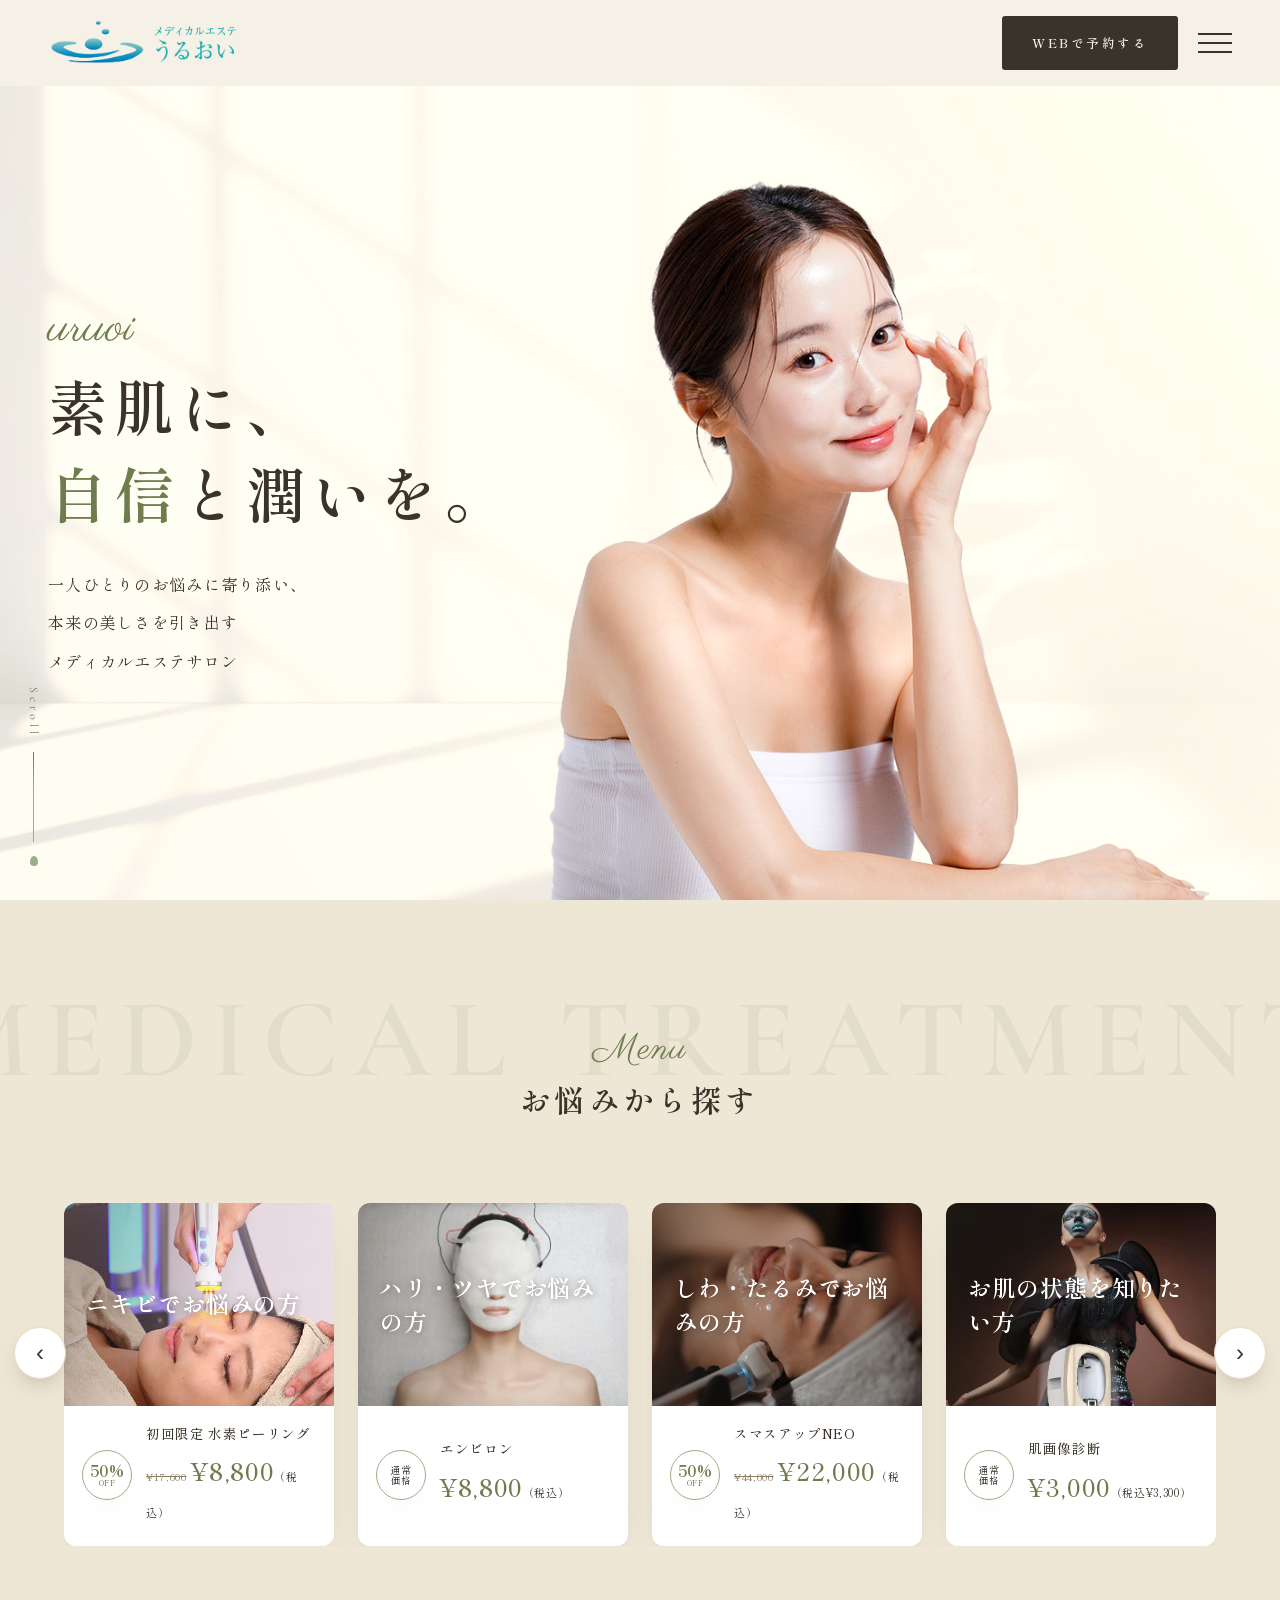
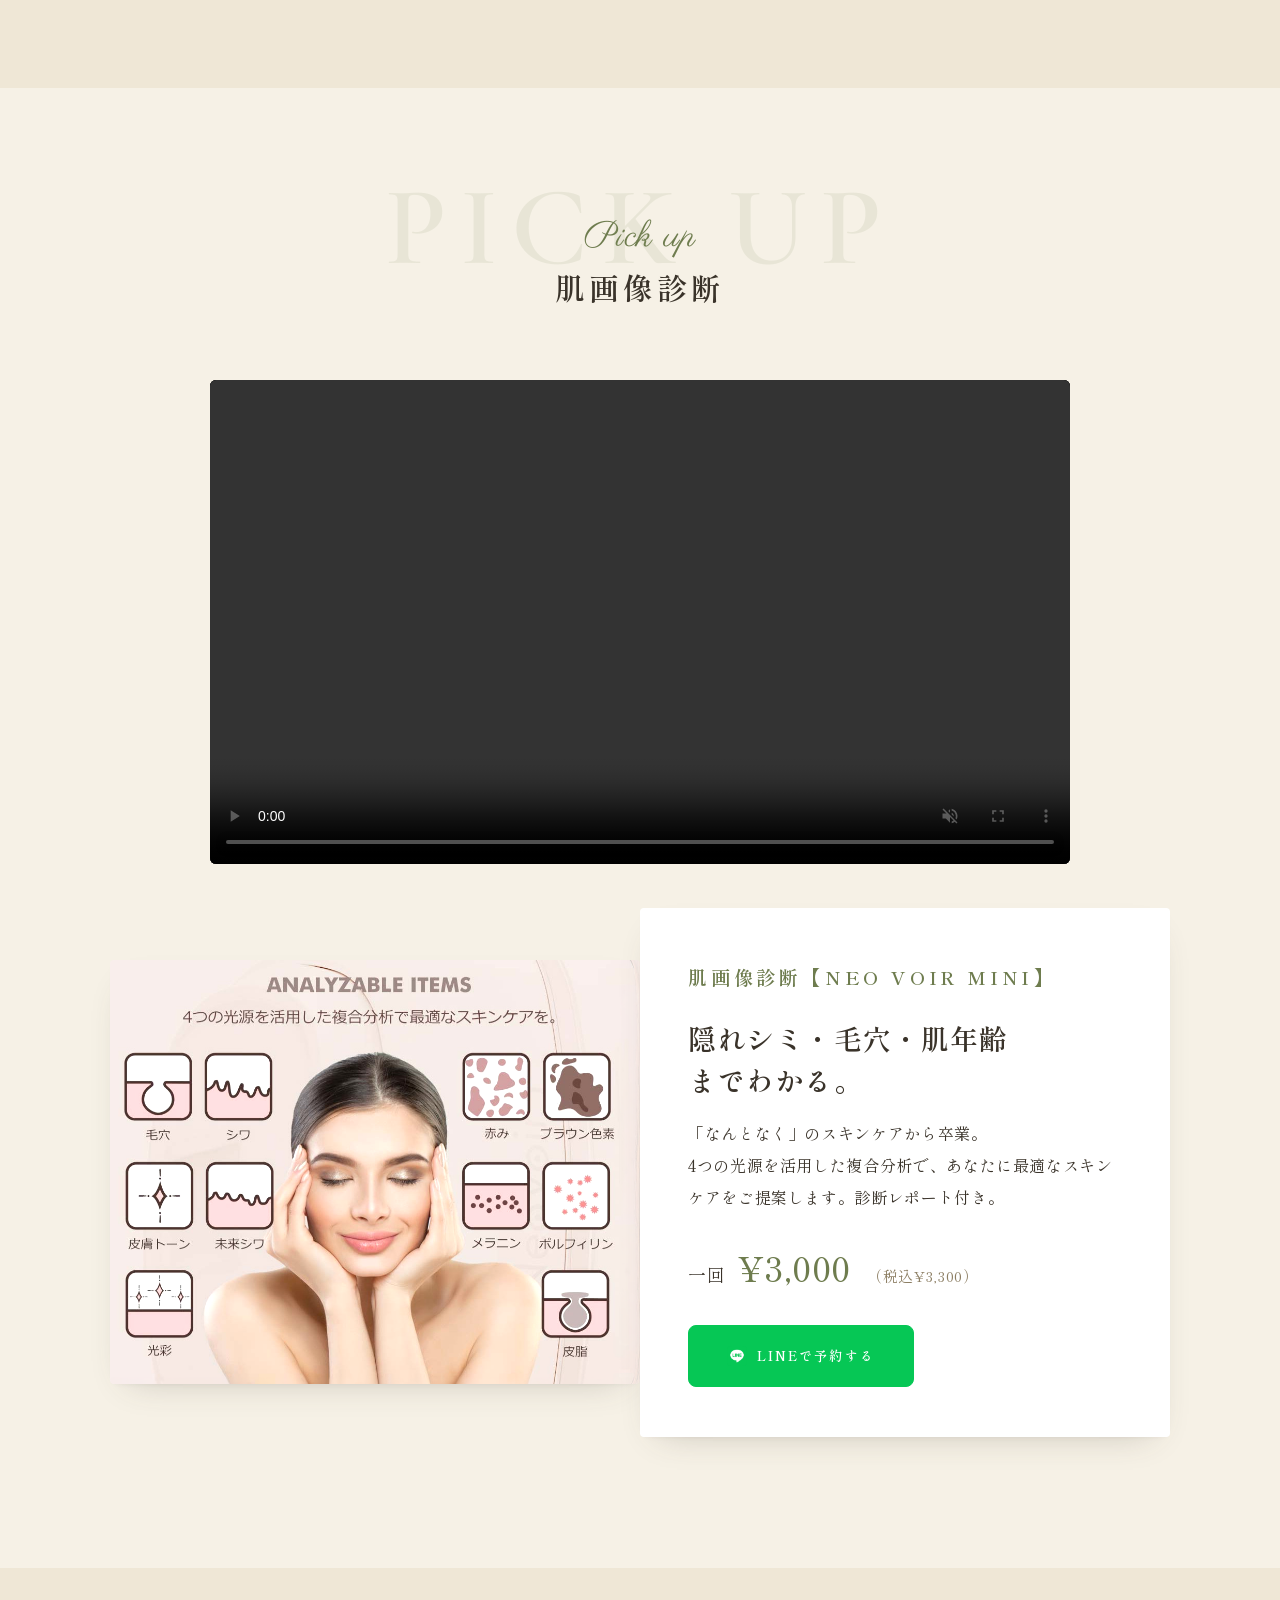
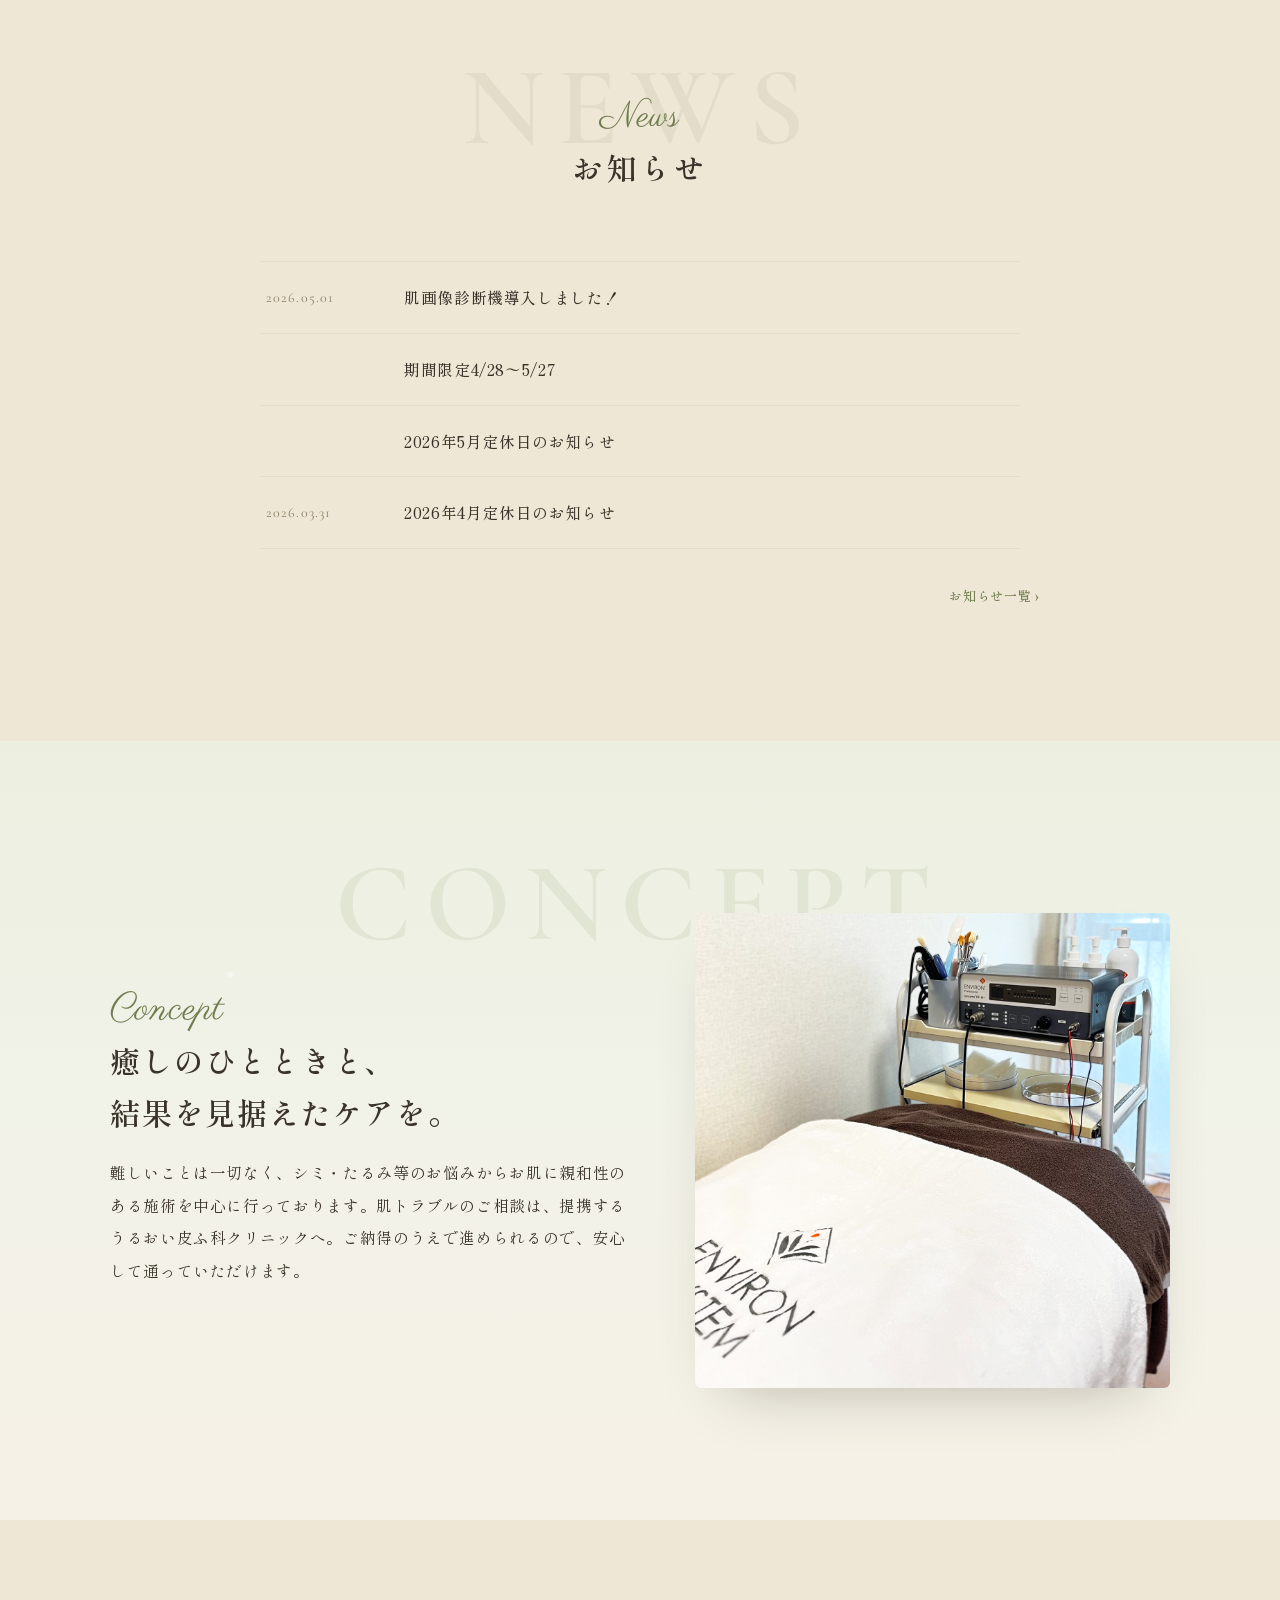
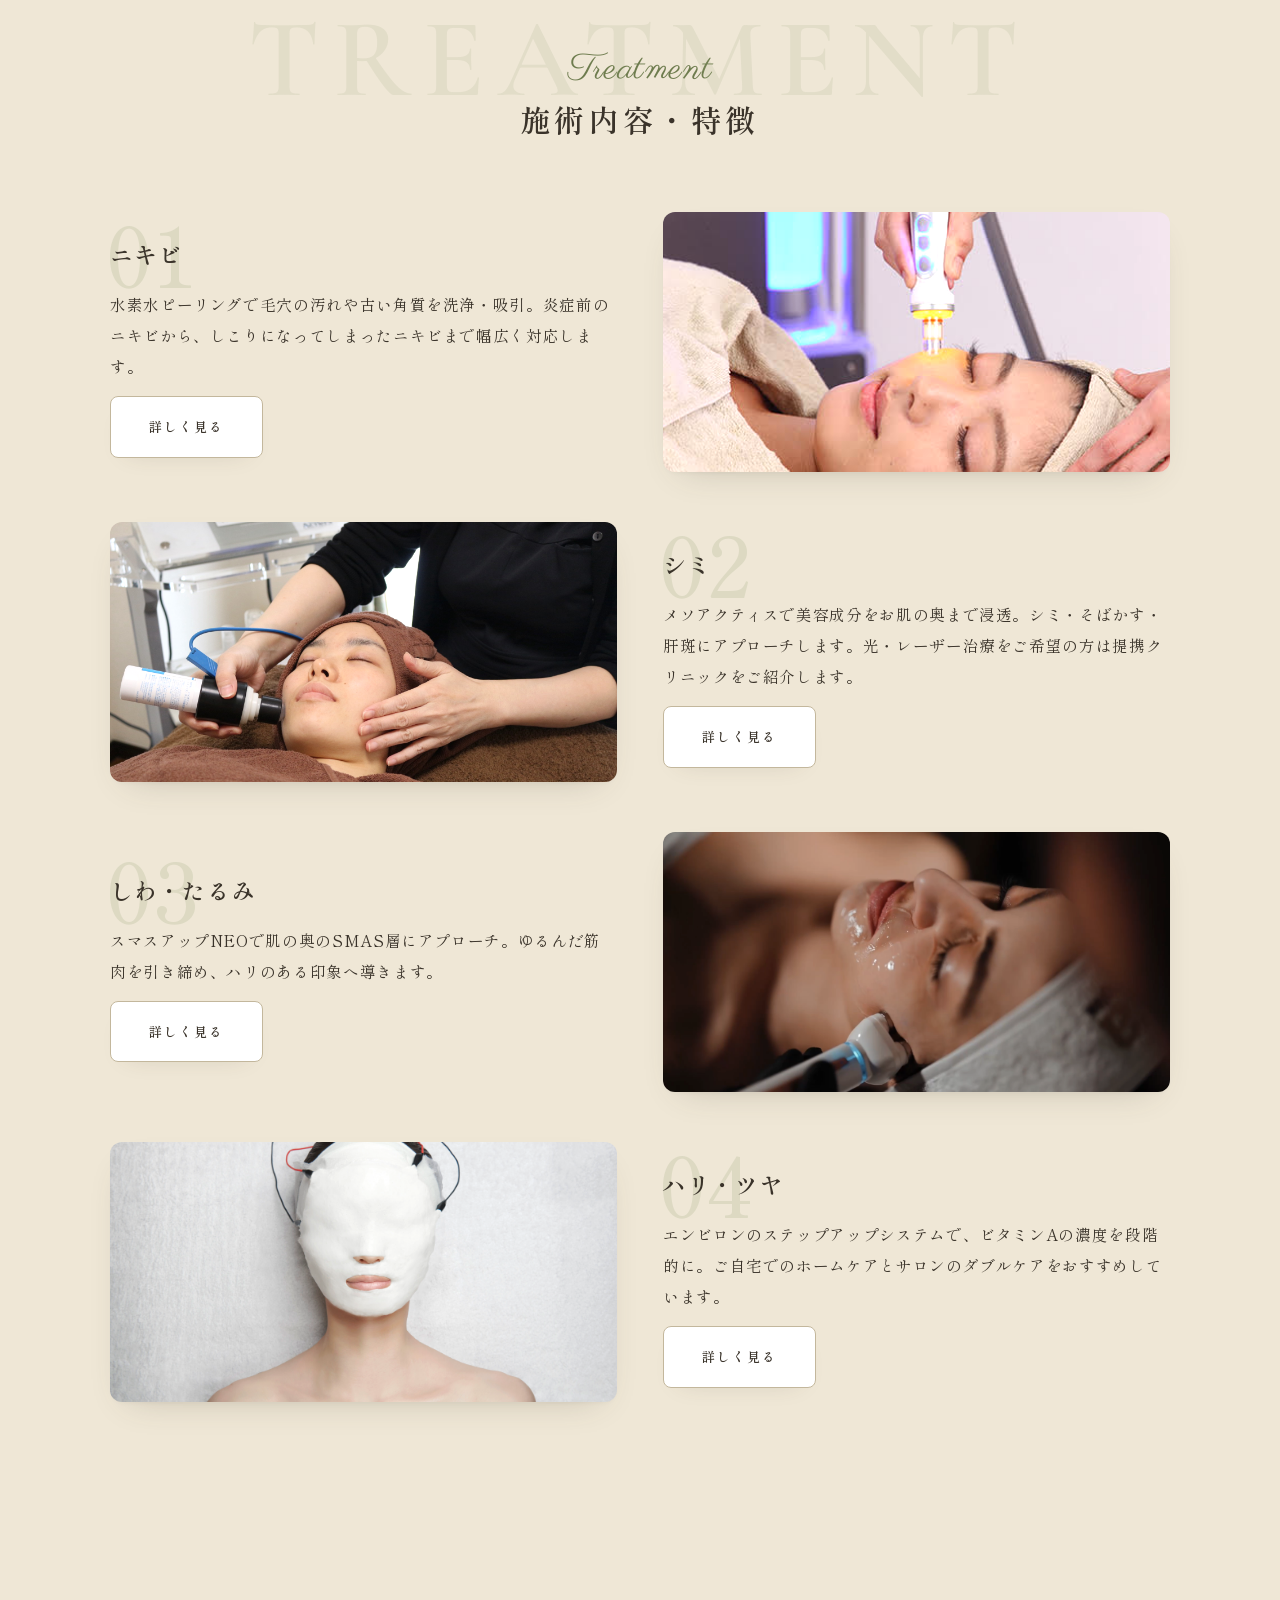
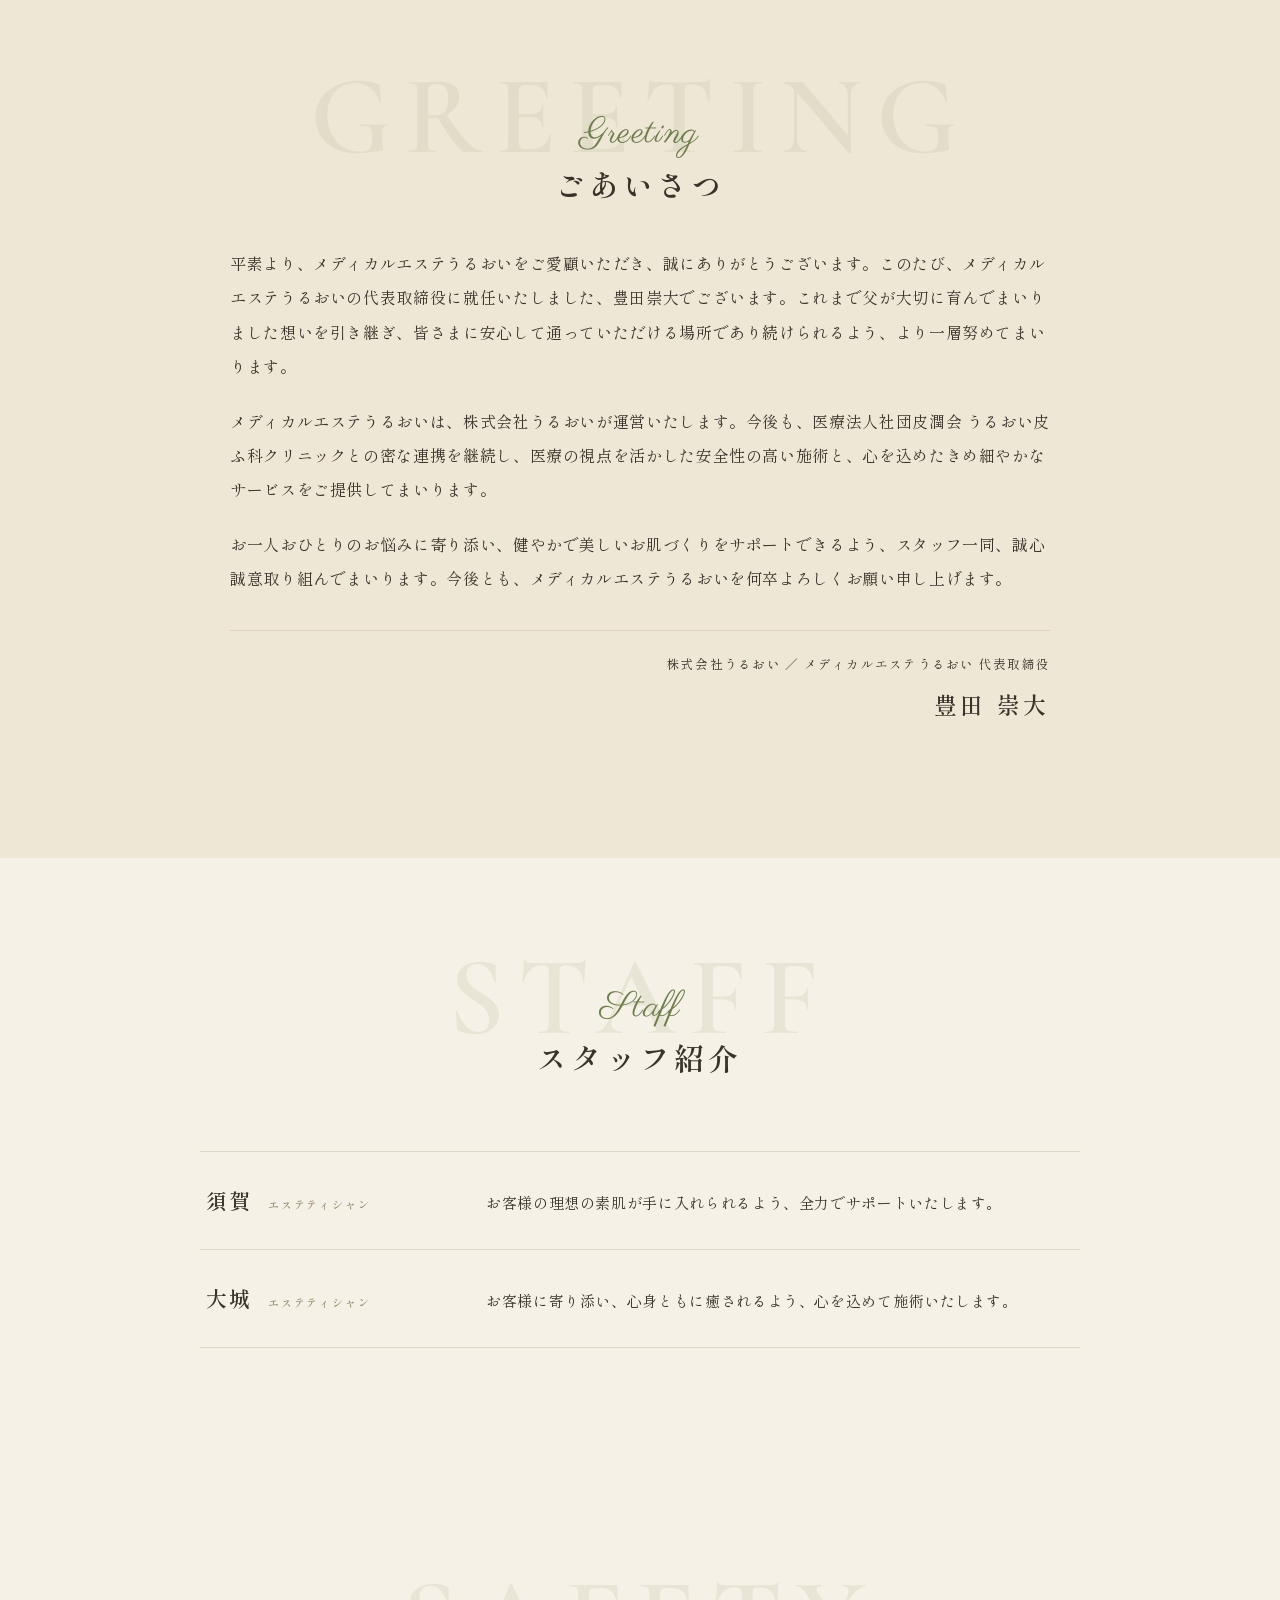
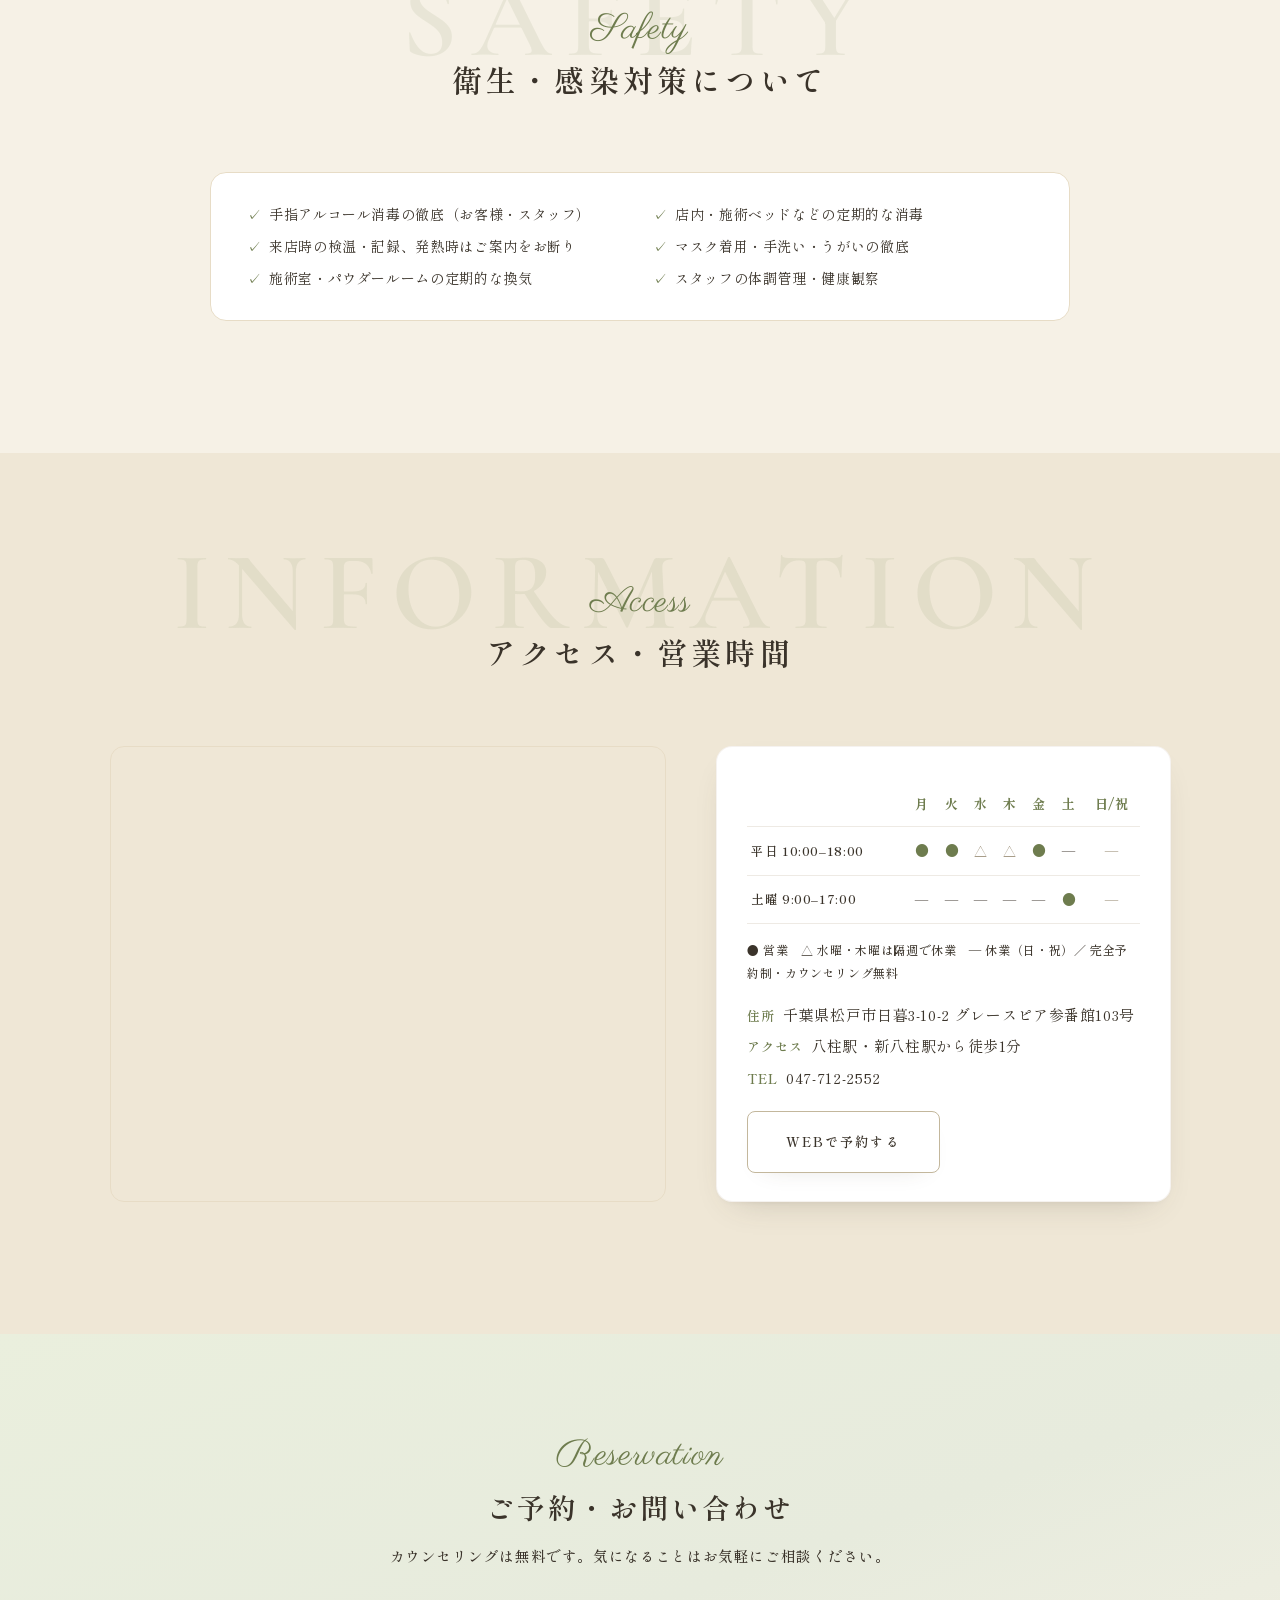
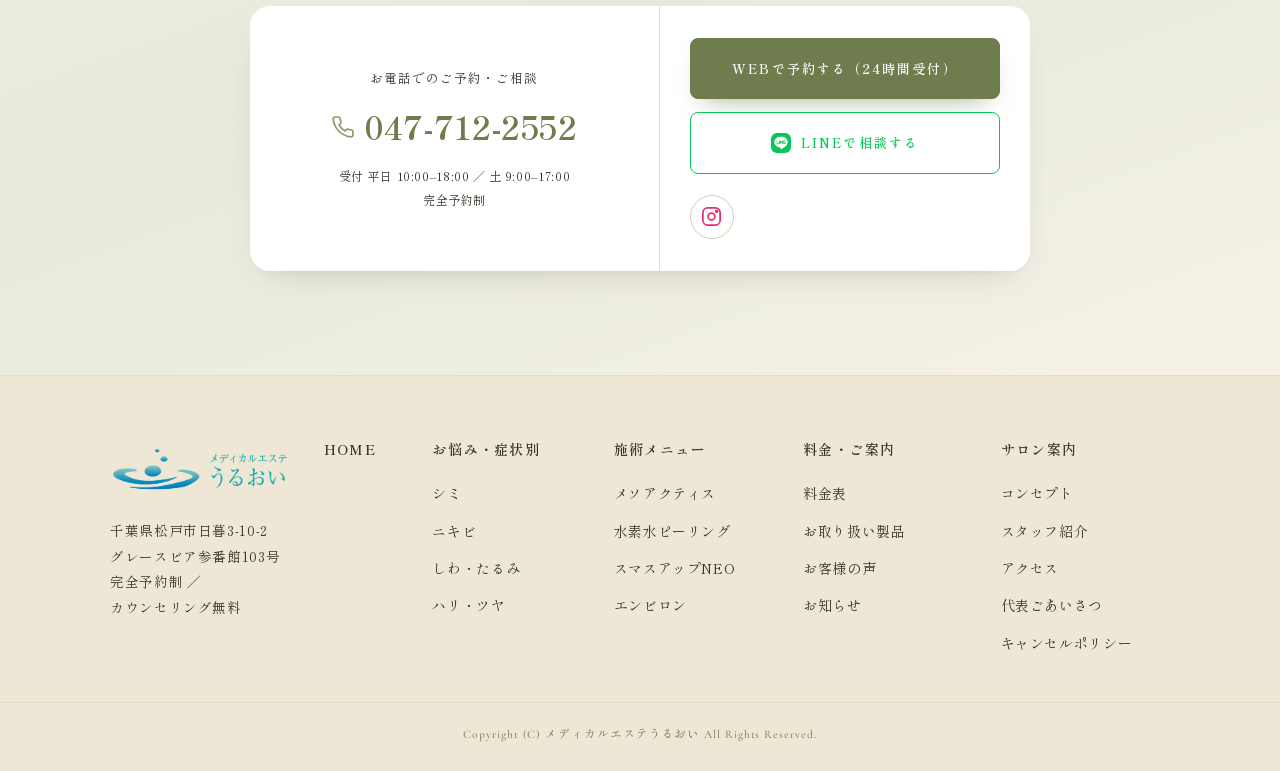
<file: index.html>
<!doctype html>
<html lang="ja">
  <head>
    <meta charset="UTF-8" />
    <meta name="viewport" content="width=device-width, initial-scale=1.0" />
    <title>メディカルエステうるおい</title>
    <meta
      name="description"
      content="千葉県松戸市・八柱駅徒歩1分のメディカルエステうるおい。提携うるおい皮ふ科クリニックと連携し、シミ・くすみ・肝斑・ニキビ・しわ・たるみのお悩みに寄り添う医療エステ。肌画像診断やエンビロンも。完全予約制・カウンセリング無料。"
    />
    <meta property="og:type" content="website" />
    <meta property="og:site_name" content="メディカルエステうるおい" />
    <meta property="og:title" content="メディカルエステうるおい" />
    <meta
      property="og:description"
      content="千葉県松戸市・八柱駅徒歩1分のメディカルエステうるおい。提携うるおい皮ふ科クリニックと連携し、シミ・くすみ・肝斑・ニキビ・しわ・たるみのお悩みに寄り添う医療エステ。肌画像診断やエンビロンも。完全予約制・カウンセリング無料。"
    />
    <meta
      property="og:image"
      content="https://medical-este-uruoi.com/img/top.jpg"
    />
    <meta name="twitter:card" content="summary_large_image" />
    <link rel="icon" type="image/png" href="img/cropped-favicon.png?v=122" />
    <script>
      document.documentElement.className += " js";
    </script>
    <link rel="preconnect" href="https://fonts.googleapis.com" />
    <link rel="preconnect" href="https://fonts.gstatic.com" crossorigin />
    <link
      href="https://fonts.googleapis.com/css2?family=Cormorant+Garamond:ital,wght@0,400;0,500;0,600;1,400;1,500&family=Shippori+Mincho:wght@400;500;600;700&family=Zen+Kaku+Gothic+New:wght@300;400;500;700&family=Parisienne&display=swap"
      rel="stylesheet"
    />
    <link rel="stylesheet" href="css/main.css?v=122" />
    <link rel="stylesheet" href="css/top.css?v=122" />
  </head>
  <body>
    <header class="site-header">
      <a class="brand" href="index.html"
        ><img
          class="logo-img"
          src="img/uruoi_logo.png"
          alt="メディカルエステ うるおい"
      /></a>
      <div class="hd-right">
        <a
          class="hd-cta"
          href="https://airrsv.net/medical-uruoi/calendar"
          target="_blank"
          rel="noopener"
          ><span class="hd-cta-tx">WEBで予約する</span
          ><span class="hd-cta-ar"
            ><svg
              viewBox="0 0 24 24"
              fill="none"
              stroke="currentColor"
              stroke-width="1.7"
              stroke-linecap="round"
              stroke-linejoin="round"
            >
              <rect x="3" y="4.5" width="18" height="16" rx="2.5" />
              <path d="M3 9.5h18M8 2.5v4M16 2.5v4" /></svg></span></a
        ><button class="burger" id="menuBtn" aria-label="メニュー">
          <span class="circle"><i></i><i></i><i></i></span
          ><span class="lbl">MENU</span>
        </button>
      </div>
    </header>
    <nav class="nav-overlay" id="navOverlay">
      <button class="close" id="navClose" aria-label="閉じる">
        <svg
          class="x-ico"
          width="34"
          height="34"
          viewBox="0 0 34 34"
          fill="none"
          stroke="currentColor"
          stroke-width="2"
          stroke-linecap="round"
        >
          <path d="M3 3 31 31M31 3 3 31" />
        </svg>
      </button>
      <div class="nav-grid">
        <div class="nav-side">
          <a href="index.html"
            ><img
              class="nav-logo"
              src="img/uruoi_logo.png"
              alt="メディカルエステ うるおい"
          /></a>
          <p class="nav-concept">
            皮膚科専門医監修の<br />メディカルエステサロン
          </p>
          <p class="nav-tel-l">ご予約・お問い合わせ</p>
          <a class="nav-tel" href="tel:0477122552">047-712-2552</a>
          <p class="nav-hours">
            平日 10:00–18:00 ／ 土 9:00–17:00<br />完全予約制
          </p>
          <div class="nav-cta">
            <a class="btn btn-cta" href="https://airrsv.net/medical-uruoi/calendar" target="_blank" rel="noopener">WEBで予約する</a>
            <a
              class="btn btn-line-app"
              href="https://page.line.me/npm0123f?oat_content=url&amp;openQrModal=true"
              target="_blank"
              rel="noopener"
              ><img
                class="line-ico"
                src="img/LINE_Brand_icon.png"
                alt=""
              />LINEで予約する</a
            >
          </div>
          <p class="nav-addr">
            千葉県松戸市日暮3-10-2<br />グレースビア参番館103号
          </p>
          <div class="nav-sns">
            <a href="https://www.instagram.com/medicalesteuruoi/" target="_blank" rel="noopener" aria-label="Instagram"
              ><svg
                width="16"
                height="16"
                viewBox="0 0 24 24"
                fill="none"
                stroke="currentColor"
                stroke-width="1.8"
              >
                <rect x="3" y="3" width="18" height="18" rx="5" />
                <circle cx="12" cy="12" r="3.6" />
                <circle cx="17.4" cy="6.6" r="1" fill="currentColor" /></svg
            ></a>
          </div>
        </div>
        <ul class="nav-list">
          <li>
            <a href="index.html"
              ><span class="jp">ホーム</span><span class="en">Home</span></a
            >
          </li>
          <li class="nav-cat">お悩み・施術</li>
          <li>
            <a href="treatment-shimi.html"
              ><span class="jp">シミ・くすみ・肝斑</span
              ><span class="en">Mesoactis</span></a
            >
          </li>
          <li>
            <a href="treatment-nikibi.html"
              ><span class="jp">ニキビ</span
              ><span class="en">Hydrogen Peeling</span></a
            >
          </li>
          <li>
            <a href="treatment-shiwa.html"
              ><span class="jp">しわ・たるみ</span
              ><span class="en">SMAS-up NEO</span></a
            >
          </li>
          <li>
            <a href="treatment-hari.html"
              ><span class="jp">ハリ・ツヤ</span
              ><span class="en">Environ</span></a
            >
          </li>
          <li>
            <a href="index.html#topic"
              ><span class="jp">肌画像診断</span
              ><span class="en">Neo Voir Mini</span></a
            >
          </li>
          <li class="nav-cat">料金・製品</li>
          <li>
            <a href="price.html"
              ><span class="jp">料金表</span><span class="en">Price</span></a
            >
          </li>
          <li>
            <a href="cosmetics.html"
              ><span class="jp">お取り扱い製品</span
              ><span class="en">Products</span></a
            >
          </li>
          <li class="nav-cat">サロン案内</li>
          <li>
            <a href="voice.html"
              ><span class="jp">お客様の声</span
              ><span class="en">Voice</span></a
            >
          </li>
          <li>
            <a href="news.html"
              ><span class="jp">お知らせ</span><span class="en">News</span></a
            >
          </li>
          <li>
            <a href="index.html#greet"
              ><span class="jp">代表ごあいさつ</span
              ><span class="en">Greeting</span></a
            >
          </li>
          <li>
            <a href="index.html#access"
              ><span class="jp">アクセス・営業時間</span
              ><span class="en">Access</span></a
            >
          </li>
          <li>
            <a href="cancel-policy.html"
              ><span class="jp">キャンセルポリシー</span
              ><span class="en">Cancellation</span></a
            >
          </li>
        </ul>
      </div>
    </nav>

    <section class="hero">
      <img class="hero-bg" src="img/top.jpg" alt="メディカルエステうるおい" />
      <div class="hero-panel">
        <div class="hero-copy">
          <span class="hero-script">uruoi</span>
          <h1>素肌に、<br /><em>自信</em>と潤いを。</h1>
          <p class="hero-sub">
            一人ひとりのお悩みに寄り添い、<br />本来の美しさを引き出す<br />メディカルエステサロン
          </p>
        </div>
      </div>
      <div class="hero-scroll">
        <span class="lbl">Scroll</span><span class="ln"></span
        ><span class="drop"></span>
      </div>
    </section>

    <section class="sec" id="menu" style="background: var(--ivory)">
      <div class="wrap">
        <div class="shead">
          <div class="scr">Menu</div>
          <div class="en">Medical Treatment</div>
          <div class="ln"></div>
          <h2 class="jp">お悩みから探す</h2>
        </div>
      </div>
      <div class="slider">
        <button class="snav prev" onclick="uslide(-1)" aria-label="前へ">
          &lsaquo;
        </button>
        <button class="snav next" onclick="uslide(1)" aria-label="次へ">
          &rsaquo;
        </button>
        <div class="slider-vp">
          <div class="track" id="track">
            <a class="cban" href="treatment-shimi.html">
              <div
                class="pic"
                style="background-image: url(&quot;img/mesoactis.jpg&quot;)"
              >
                <div class="scrim"></div>
                <div class="q">シミでお悩みの方</div>
              </div>
              <div class="bar">
                <div class="badge"><b>50%</b><span>OFF</span></div>
                <div class="info">
                  <div class="nm">初回限定 メソアクティス</div>
                  <div class="pr">
                    <span class="was">¥22,000</span
                    ><span class="now">¥11,000</span
                    ><span class="note">（税込）</span>
                  </div>
                </div>
              </div>
            </a>
            <a class="cban" href="treatment-nikibi.html">
              <div
                class="pic"
                style="background-image: url(&quot;img/suiso_peeling.jpg&quot;)"
              >
                <div class="scrim"></div>
                <div class="q">ニキビでお悩みの方</div>
              </div>
              <div class="bar">
                <div class="badge"><b>50%</b><span>OFF</span></div>
                <div class="info">
                  <div class="nm">初回限定 水素ピーリング</div>
                  <div class="pr">
                    <span class="was">¥17,600</span
                    ><span class="now">¥8,800</span
                    ><span class="note">（税込）</span>
                  </div>
                </div>
              </div>
            </a>
            <a class="cban" href="treatment-hari.html">
              <div
                class="pic"
                style="
                  background-image: url(&quot;img/vitamin_treatment.jpg&quot;);
                "
              >
                <div class="scrim"></div>
                <div class="q">ハリ・ツヤでお悩みの方</div>
              </div>
              <div class="bar">
                <div class="badge" style="color: var(--brown-soft)">
                  <span style="font-size: 10px">通常</span
                  ><span style="font-size: 9px">価格</span>
                </div>
                <div class="info">
                  <div class="nm">エンビロン</div>
                  <div class="pr"><span class="now">¥8,800</span><span class="note">（税込）</span></div>
                </div>
              </div>
            </a>
            <a class="cban" href="treatment-shiwa.html">
              <div
                class="pic"
                style="background-image: url(&quot;img/smasup.png&quot;)"
              >
                <div class="scrim"></div>
                <div class="q">しわ・たるみでお悩みの方</div>
              </div>
              <div class="bar">
                <div class="badge"><b>50%</b><span>OFF</span></div>
                <div class="info">
                  <div class="nm">スマスアップNEO</div>
                  <div class="pr">
                    <span class="was">¥44,000</span
                    ><span class="now">¥22,000</span
                    ><span class="note">（税込）</span>
                  </div>
                </div>
              </div>
            </a>
            <a class="cban" href="#topic">
              <div
                class="pic"
                style="background-image: url(&quot;img/肌画像診断.png&quot;)"
              >
                <div class="scrim"></div>
                <div class="q">お肌の状態を知りたい方</div>
              </div>
              <div class="bar">
                <div class="badge" style="color: var(--brown-soft)">
                  <span style="font-size: 10px">通常</span
                  ><span style="font-size: 9px">価格</span>
                </div>
                <div class="info">
                  <div class="nm">肌画像診断</div>
                  <div class="pr">
                    <span class="now">¥3,000</span
                    ><span class="note">（税込¥3,300）</span>
                  </div>
                </div>
              </div>
            </a>
          </div>
        </div>
      </div>
    </section>

    <section class="sec" id="topic">
      <div class="wrap">
        <div class="shead">
          <div class="scr">Pick up</div>
          <div class="en">Pick up</div>
          <div class="ln"></div>
          <h2 class="jp">肌画像診断</h2>
        </div>

        <div style="max-width: 860px; margin: 0 auto 44px">
          <div
            style="
              position: relative;
              width: 100%;
              padding-top: 56.25%;
              border-radius: 6px;
              overflow: hidden;
              background: #000;
            "
          >
            <video
              autoplay
              muted
              loop
              playsinline
              controls
              preload="auto"
              title="肌画像診断 Neo Voir Mini"
              style="
                position: absolute;
                inset: 0;
                width: 100%;
                height: 100%;
                object-fit: contain;
                background: #000;
                border: 0;
              "
            >
              <source src="video/neo-voir-mini.mp4" type="video/mp4" />
              お使いのブラウザは動画タグに対応していません。
            </video>
          </div>
        </div>

        <div class="pickup">
          <div
            class="pimg"
            style="background-image: url(&quot;img/pick_up.png&quot;)"
          ></div>
          <div class="pbody">
            <div class="pk">肌画像診断【Neo Voir Mini】</div>
            <h3>隠れシミ・毛穴・肌年齢<br />までわかる。</h3>
            <p>
              「なんとなく」のスキンケアから卒業。<br />
              4つの光源を活用した複合分析で、あなたに最適なスキンケアをご提案します。診断レポート付き。
            </p>
            <div class="price">
              <span
                style="font-size: 18px; color: var(--ink); margin-right: 2px"
                >一回</span
              ><span class="now">¥3,000</span
              ><span
                style="font-size: 15px; color: var(--taupe); margin-left: 4px"
                >（税込¥3,300）</span
              >
            </div>
            <div>
              <a
                class="btn btn-line-fill"
                href="https://page.line.me/npm0123f?oat_content=url&amp;openQrModal=true"
                target="_blank"
                rel="noopener"
                ><img
                  class="line-ico"
                  src="img/LINE_Brand_icon.png"
                  alt=""
                />LINEで予約する</a
              >
            </div>
          </div>
        </div>
      </div>
    </section>

    <section class="sec news" id="news" style="background: var(--ivory)">
      <div class="wrap">
        <div class="shead">
          <div class="scr">News</div>
          <div class="en">News</div>
          <div class="ln"></div>
          <h2 class="jp">お知らせ</h2>
        </div>
        <ul class="nlist">
          <li class="nrow">
            <div class="nmeta"><time class="ndate">2026.05.01</time></div>
            <a class="ntitle" href="news-single.html"
              >肌画像診断機導入しました！</a
            >
          </li>
          <li class="nrow">
            <div class="nmeta"><time class="ndate"></time></div>
            <a class="ntitle" href="news-single.html">期間限定4/28〜5/27</a>
          </li>
          <li class="nrow">
            <div class="nmeta"><time class="ndate"></time></div>
            <a class="ntitle" href="news-single.html"
              >2026年5月定休日のお知らせ</a
            >
          </li>
          <li class="nrow">
            <div class="nmeta"><time class="ndate">2026.03.31</time></div>
            <a class="ntitle" href="news-single.html"
              >2026年4月定休日のお知らせ</a
            >
          </li>
        </ul>
        <a class="news-more" href="news.html">お知らせ一覧 &rsaquo;</a>
      </div>
    </section>

    <section class="sec concept" id="concept">
      <span class="wm" aria-hidden="true">Concept</span>
      <div class="wrap">
        <div class="cgrid">
          <div class="ctext">
            <div class="script">Concept</div>
            <h2>癒しのひとときと、<br />結果を見据えたケアを。</h2>
            <p class="msg">
              難しいことは一切なく、シミ・たるみ等のお悩みからお肌に親和性のある施術を中心に行っております。肌トラブルのご相談は、提携するうるおい皮ふ科クリニックへ。ご納得のうえで進められるので、安心して通っていただけます。
            </p>
          </div>
          <div class="ovl">
            <div
              class="imgph p1"
              style="background-image: url(&quot;img/室内.png&quot;)"
            ></div>
          </div>
        </div>
      </div>
    </section>

    <section class="sec" id="treat" style="background: var(--ivory)">
      <div class="wrap">
        <div class="shead">
          <div class="scr">Treatment</div>
          <div class="en">Treatment</div>
          <div class="ln"></div>
          <h2 class="jp">施術内容・特徴</h2>
        </div>
        <div class="treat-grid">
          <div class="treat-row">
            <div class="ttx">
              <span class="no">01</span>
              <h3>ニキビ</h3>
              <p>
                水素水ピーリングで毛穴の汚れや古い角質を洗浄・吸引。炎症前のニキビから、しこりになってしまったニキビまで幅広く対応します。
              </p>
              <div style="margin-top: 14px">
                <a class="btn btn-fill" href="treatment-nikibi.html"
                  >詳しく見る</a
                >
              </div>
            </div>
            <div
              class="imgph pic"
              style="background-image: url(&quot;img/suiso_peeling.jpg&quot;)"
            ></div>
          </div>
          <div class="treat-row">
            <div class="ttx">
              <span class="no">02</span>
              <h3>シミ</h3>
              <p>
                メソアクティスで美容成分をお肌の奥まで浸透。シミ・そばかす・肝斑にアプローチします。光・レーザー治療をご希望の方は提携クリニックをご紹介します。
              </p>
              <div style="margin-top: 14px">
                <a class="btn btn-fill" href="treatment-shimi.html"
                  >詳しく見る</a
                >
              </div>
            </div>
            <div
              class="imgph pic"
              style="background-image: url(&quot;img/mesoactis.jpg&quot;)"
            ></div>
          </div>
          <div class="treat-row">
            <div class="ttx">
              <span class="no">03</span>
              <h3>しわ・たるみ</h3>
              <p>
                スマスアップNEOで肌の奥のSMAS層にアプローチ。ゆるんだ筋肉を引き締め、ハリのある印象へ導きます。
              </p>
              <div style="margin-top: 14px">
                <a class="btn btn-fill" href="treatment-shiwa.html"
                  >詳しく見る</a
                >
              </div>
            </div>
            <div
              class="imgph pic"
              style="background-image: url(&quot;img/smasup.png&quot;)"
            ></div>
          </div>
          <div class="treat-row">
            <div class="ttx">
              <span class="no">04</span>
              <h3>ハリ・ツヤ</h3>
              <p>
                エンビロンのステップアップシステムで、ビタミンAの濃度を段階的に。ご自宅でのホームケアとサロンのダブルケアをおすすめしています。
              </p>
              <div style="margin-top: 14px">
                <a class="btn btn-fill" href="treatment-hari.html"
                  >詳しく見る</a
                >
              </div>
            </div>
            <div
              class="imgph pic"
              style="
                background-image: url(&quot;img/vitamin_treatment.jpg&quot;);
              "
            ></div>
          </div>
        </div>
      </div>
    </section>

    <section
      class="sec greet greet-nopic"
      id="greet"
      style="background: var(--ivory)"
    >
      <span class="wm" aria-hidden="true">Greeting</span>
      <div class="wrap">
        <div class="greet-head">
          <div class="gscript">Greeting</div>
          <h2>ごあいさつ</h2>
        </div>
        <div class="greet-body">
          <p class="msg">
            平素より、メディカルエステうるおいをご愛顧いただき、誠にありがとうございます。このたび、メディカルエステうるおいの代表取締役に就任いたしました、豊田崇大でございます。これまで父が大切に育んでまいりました想いを引き継ぎ、皆さまに安心して通っていただける場所であり続けられるよう、より一層努めてまいります。
          </p>
          <p class="msg">
            メディカルエステうるおいは、株式会社うるおいが運営いたします。今後も、医療法人社団皮潤会
            うるおい皮ふ科クリニックとの密な連携を継続し、医療の視点を活かした安全性の高い施術と、心を込めたきめ細やかなサービスをご提供してまいります。
          </p>
          <p class="msg">
            お一人おひとりのお悩みに寄り添い、健やかで美しいお肌づくりをサポートできるよう、スタッフ一同、誠心誠意取り組んでまいります。今後とも、メディカルエステうるおいを何卒よろしくお願い申し上げます。
          </p>
          <div class="greet-sign">
            <div class="sign-role">
              株式会社うるおい<span class="role-sep"> ／ </span
              ><br class="role-br" />メディカルエステうるおい 代表取締役
            </div>
            <div class="sign-name">豊田 崇大</div>
          </div>
        </div>
      </div>
    </section>

    <section class="sec staff" id="staff">
      <div class="wrap">
        <div class="shead">
          <div class="scr">Staff</div>
          <div class="en">Staff</div>
          <div class="ln"></div>
          <h2 class="jp">スタッフ紹介</h2>
        </div>
        <div class="staff-list">
          <div class="srow">
            <div class="who">
              <span class="nm">須賀</span
              ><span class="role">エステティシャン</span>
            </div>
            <div class="cm">
              お客様の理想の素肌が手に入れられるよう、全力でサポートいたします。
            </div>
          </div>
          <div class="srow">
            <div class="who">
              <span class="nm">大城</span
              ><span class="role">エステティシャン</span>
            </div>
            <div class="cm">
              お客様に寄り添い、心身ともに癒されるよう、心を込めて施術いたします。
            </div>
          </div>
        </div>
      </div>
    </section>

    <section class="sec covid">
      <div class="wrap">
        <div class="shead">
          <div class="scr">Safety</div>
          <div class="en">Safety</div>
          <div class="ln"></div>
          <h2 class="jp">衛生・感染対策について</h2>
        </div>
        <div class="covid-panel">
          <ul>
            <li>手指アルコール消毒の徹底<br class="sp-br" />（お客様・スタッフ）</li>
            <li>店内・施術ベッドなどの定期的な消毒</li>
            <li>来店時の検温・記録、発熱時はご案内をお断り</li>
            <li>マスク着用・手洗い・うがいの徹底</li>
            <li>施術室・パウダールームの定期的な換気</li>
            <li>スタッフの体調管理・健康観察</li>
          </ul>
        </div>
      </div>
    </section>

    <section class="sec access" id="access" style="background: var(--ivory)">
      <div class="wrap" style="grid-column: 1/-1">
        <div class="shead" style="grid-column: 1/-1">
          <div class="scr">Access</div>
          <div class="en">Information</div>
          <div class="ln"></div>
          <h2 class="jp">アクセス・営業時間</h2>
        </div>
      </div>
      <div class="wrap">
        <div class="map">
          <iframe
            title="map"
            loading="lazy"
            referrerpolicy="no-referrer-when-downgrade"
            allowfullscreen
            src="https://maps.google.com/maps?q=%E3%83%A1%E3%83%87%E3%82%A3%E3%82%AB%E3%83%AB%E3%82%A8%E3%82%B9%E3%83%86%E3%81%86%E3%82%8B%E3%81%8A%E3%81%84%20%E5%8D%83%E8%91%89%E7%9C%8C%E6%9D%BE%E6%88%B8%E5%B8%82%E6%97%A5%E6%9A%AE3-10-2&output=embed"
            style="width: 100%; height: 100%; border: 0; border-radius: 14px"
          ></iframe>
        </div>
        <div class="info-card">
          <table class="timetable">
            <thead>
              <tr>
                <th></th>
                <th>月</th>
                <th>火</th>
                <th>水</th>
                <th>木</th>
                <th>金</th>
                <th>土</th>
                <th>日/祝</th>
              </tr>
            </thead>
            <tbody>
              <tr>
                <th class="rh">平日 10:00–18:00</th>
                <td class="dot">●</td>
                <td class="dot">●</td>
                <td class="tri">△</td>
                <td class="tri">△</td>
                <td class="dot">●</td>
                <td>—</td>
                <td class="off">―</td>
              </tr>
              <tr>
                <th class="rh">土曜 9:00–17:00</th>
                <td>—</td>
                <td>—</td>
                <td>—</td>
                <td>—</td>
                <td>—</td>
                <td class="dot">●</td>
                <td class="off">―</td>
              </tr>
            </tbody>
          </table>
          <p
            style="
              font-size: 12px !important;
              color: var(--brown-soft);
              margin-bottom: 14px;
            "
          >
            ● 営業　△ 水曜・木曜は隔週で休業　― 休業（日・祝）／
            完全予約制・カウンセリング無料
          </p>
          <div class="info-list">
            <div><b>住所</b>千葉県松戸市日暮3-10-2 グレースピア参番館103号</div>
            <div><b>アクセス</b>八柱駅・新八柱駅から徒歩1分</div>
            <div><b>TEL</b>047-712-2552</div>
          </div>
          <div style="margin-top: 18px">
            <a class="btn btn-fill" href="https://airrsv.net/medical-uruoi/calendar" target="_blank" rel="noopener">WEBで予約する</a>
          </div>
        </div>
      </div>
    </section>

    <section class="reserve" id="cta">
      <div class="wrap">
        <span class="rs-script">Reservation</span>
        <h2>ご予約・お問い合わせ</h2>
        <p class="rs-lead">
          カウンセリングは無料です。<br
            class="rs-br"
          />気になることはお気軽にご相談ください。
        </p>
        <div class="rs-card">
          <div class="rs-tel">
            <span class="rs-lbl">お電話でのご予約・ご相談</span>
            <a class="rs-num" href="tel:0477122552"
              ><svg
                width="24"
                height="24"
                viewBox="0 0 24 24"
                fill="none"
                stroke="currentColor"
                stroke-width="1.7"
              >
                <path
                  d="M22 16.92v3a2 2 0 0 1-2.18 2 19.79 19.79 0 0 1-8.63-3.07 19.5 19.5 0 0 1-6-6 19.79 19.79 0 0 1-3.07-8.67A2 2 0 0 1 4.11 2h3a2 2 0 0 1 2 1.72c.13.96.36 1.9.7 2.81a2 2 0 0 1-.45 2.11L8.09 9.91a16 16 0 0 0 6 6l1.27-1.27a2 2 0 0 1 2.11-.45c.91.34 1.85.57 2.81.7A2 2 0 0 1 22 16.92Z"
                /></svg
              >047-712-2552</a
            >
            <span class="rs-hours"
              >受付 平日 10:00–18:00 ／ 土 9:00–17:00<br />完全予約制</span
            >
          </div>
          <div class="rs-sep"></div>
          <div class="rs-act">
            <a class="btn btn-cta" href="https://airrsv.net/medical-uruoi/calendar" target="_blank" rel="noopener">WEBで予約する（24時間受付）</a>
            <a class="btn btn-line-app" href="https://page.line.me/npm0123f?oat_content=url&amp;openQrModal=true" target="_blank" rel="noopener"
              ><img
                class="line-ico"
                src="img/LINE_Brand_icon.png"
                alt=""
              />LINEで相談する</a
            >
            <div class="rs-sns">
              <a href="https://www.instagram.com/medicalesteuruoi/" target="_blank" rel="noopener" aria-label="Instagram"
                ><svg
                  width="16"
                  height="16"
                  viewBox="0 0 24 24"
                  fill="none"
                  stroke="currentColor"
                  stroke-width="1.8"
                >
                  <rect x="3" y="3" width="18" height="18" rx="5" />
                  <circle cx="12" cy="12" r="3.6" />
                  <circle cx="17.4" cy="6.6" r="1" fill="currentColor" /></svg
              ></a>
            </div>
          </div>
        </div>
      </div>
    </section>

    <footer class="site-footer">
      <div class="wrap foot-grid">
        <div class="foot-brand">
          <a href="index.html"
            ><img
              class="logo-img foot-logo"
              src="img/uruoi_logo.png"
              alt="メディカルエステ うるおい"
          /></a>
          <address>
            千葉県松戸市日暮3-10-2<br />グレースビア参番館103号<br />完全予約制
            ／ <span style="white-space: nowrap">カウンセリング無料</span>
          </address>
        </div>
        <div class="foot-col">
          <h5><a href="index.html">HOME</a></h5>
        </div>
        <div class="foot-col foot-acc">
          <h5>お悩み・症状別</h5>
          <a href="treatment-shimi.html">シミ</a>
          <a href="treatment-nikibi.html">ニキビ</a>
          <a href="treatment-shiwa.html">しわ・たるみ</a>
          <a href="treatment-hari.html">ハリ・ツヤ</a>
        </div>
        <div class="foot-col foot-acc">
          <h5>施術メニュー</h5>
          <a href="treatment-shimi.html">メソアクティス</a>
          <a href="treatment-nikibi.html">水素水ピーリング</a>
          <a href="treatment-shiwa.html">スマスアップNEO</a>
          <a href="treatment-hari.html">エンビロン</a>
        </div>
        <div class="foot-col foot-acc">
          <h5>料金・ご案内</h5>
          <a href="price.html">料金表</a>
          <a href="cosmetics.html">お取り扱い製品</a>
          <a href="voice.html">お客様の声</a>
          <a href="news.html">お知らせ</a>
        </div>
        <div class="foot-col foot-acc">
          <h5>サロン案内</h5>
          <a href="index.html#concept">コンセプト</a>
          <a href="index.html#staff">スタッフ紹介</a>
          <a href="index.html#access">アクセス</a>
          <a href="index.html#greet">代表ごあいさつ</a>
          <a href="cancel-policy.html">キャンセルポリシー</a>
        </div>
      </div>
      <p class="foot-bottom">
        Copyright (C) メディカルエステうるおい All Rights Reserved.
      </p>
    </footer>

    <script src="js/index.js?v=122"></script>
  </body>
</html>
</file>
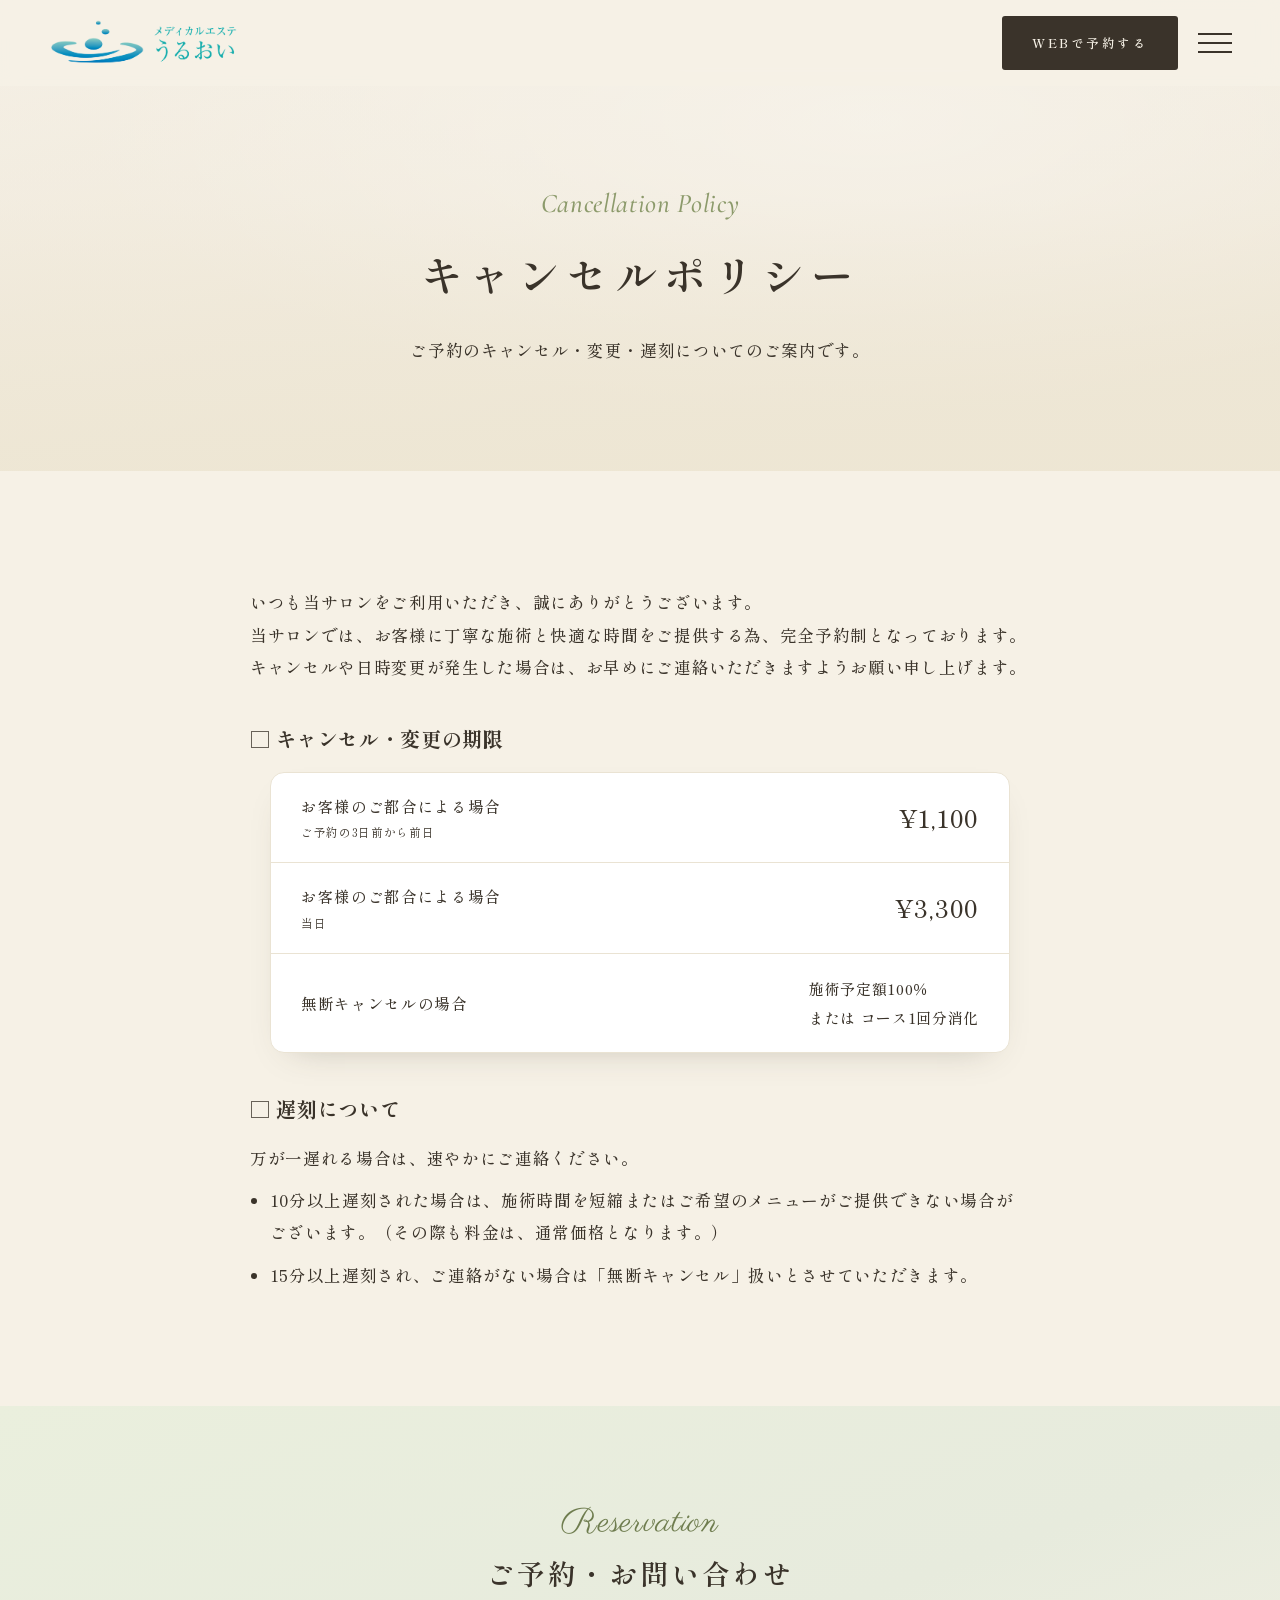
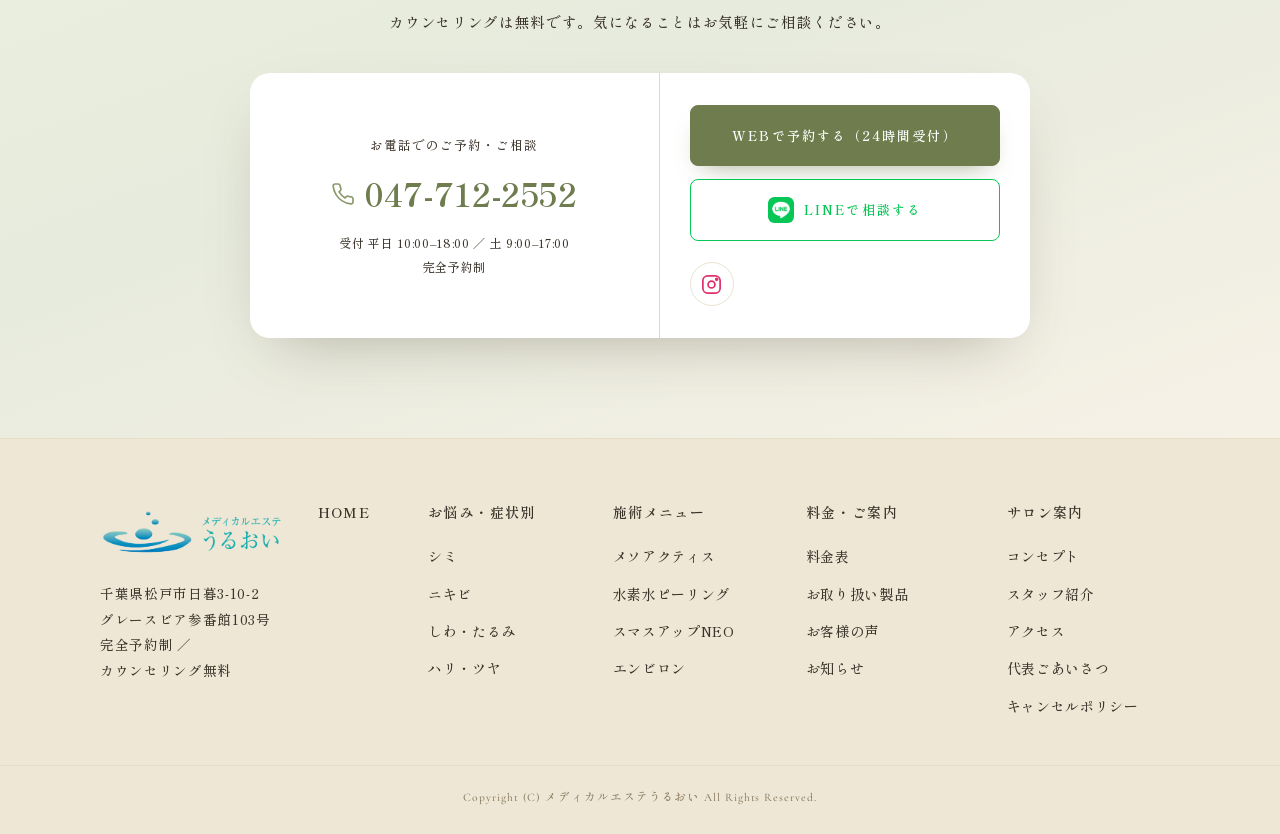
<file: cancel-policy.html>
<!doctype html>
<html lang="ja">
  <head>
    <meta charset="UTF-8" />
    <meta name="viewport" content="width=device-width, initial-scale=1.0" />
    <title>キャンセルポリシー｜メディカルエステ うるおい</title>
    <meta name="description" content="メディカルエステうるおいのキャンセルポリシー。ご予約のキャンセル・変更・遅刻についてのご案内です。完全予約制となっております。" />
    <meta property="og:type" content="website" />
    <meta property="og:site_name" content="メディカルエステうるおい" />
    <meta property="og:title" content="キャンセルポリシー｜メディカルエステ うるおい" />
    <meta property="og:description" content="メディカルエステうるおいのキャンセルポリシー。ご予約のキャンセル・変更・遅刻についてのご案内です。完全予約制となっております。" />
    <meta property="og:image" content="https://medical-este-uruoi.com/img/top.jpg" />
    <meta name="twitter:card" content="summary_large_image" />
    <link rel="icon" type="image/png" href="img/cropped-favicon.png?v=122" />
    <link rel="preconnect" href="https://fonts.googleapis.com" />
    <link rel="preconnect" href="https://fonts.gstatic.com" crossorigin />
    <link
      href="https://fonts.googleapis.com/css2?family=Cormorant+Garamond:ital,wght@0,400;0,500;0,600;1,400;1,500;1,600&family=Shippori+Mincho:wght@400;500;600;700&family=Noto+Serif+JP:wght@300;400;500;600&family=Noto+Sans+JP:wght@300;400;500&family=Zen+Kaku+Gothic+New:wght@300;400;500;700&family=Parisienne&display=swap"
      rel="stylesheet"
    />
    <script>
      document.documentElement.className += " js";
    </script>
    <link rel="stylesheet" href="css/main.css?v=122" />
    <link rel="stylesheet" href="css/sub.css?v=122" />
  </head>
  <body>
    <header class="site-header">
      <a class="brand" href="index.html"
        ><img
          class="logo-img"
          src="img/uruoi_logo.png"
          alt="メディカルエステ うるおい"
      /></a>
      <div class="hd-right">
        <a
          class="hd-cta"
          href="https://airrsv.net/medical-uruoi/calendar"
          target="_blank"
          rel="noopener"
          ><span class="hd-cta-tx">WEBで予約する</span
          ><span class="hd-cta-ar"
            ><svg
              viewBox="0 0 24 24"
              fill="none"
              stroke="currentColor"
              stroke-width="1.7"
              stroke-linecap="round"
              stroke-linejoin="round"
            >
              <rect x="3" y="4.5" width="18" height="16" rx="2.5" />
              <path d="M3 9.5h18M8 2.5v4M16 2.5v4" /></svg></span></a
        ><button class="burger" id="menuBtn" aria-label="メニュー">
          <span class="circle"><i></i><i></i><i></i></span
          ><span class="lbl">MENU</span>
        </button>
      </div>
    </header>
    <nav class="nav-overlay" id="navOverlay">
      <button class="close" id="navClose" aria-label="閉じる">
        <svg
          class="x-ico"
          width="34"
          height="34"
          viewBox="0 0 34 34"
          fill="none"
          stroke="currentColor"
          stroke-width="2"
          stroke-linecap="round"
        >
          <path d="M3 3 31 31M31 3 3 31" />
        </svg>
      </button>
      <div class="nav-grid">
        <div class="nav-side">
          <a href="index.html"
            ><img
              class="nav-logo"
              src="img/uruoi_logo.png"
              alt="メディカルエステ うるおい"
          /></a>
          <p class="nav-concept">
            皮膚科専門医監修の<br />メディカルエステサロン
          </p>
          <p class="nav-tel-l">ご予約・お問い合わせ</p>
          <a class="nav-tel" href="tel:0477122552">047-712-2552</a>
          <p class="nav-hours">
            平日 10:00–18:00 ／ 土 9:00–17:00<br />完全予約制
          </p>
          <div class="nav-cta">
            <a class="btn btn-cta" href="https://airrsv.net/medical-uruoi/calendar" target="_blank" rel="noopener">WEBで予約する</a>
            <a class="btn btn-line-app" href="https://page.line.me/npm0123f?oat_content=url&amp;openQrModal=true" target="_blank" rel="noopener"><img class="line-ico" src="img/LINE_Brand_icon.png" alt="" />LINEで予約する</a>
          </div>
          <p class="nav-addr">
            千葉県松戸市日暮3-10-2<br />グレースビア参番館103号
          </p>
          <div class="nav-sns">
            <a href="https://www.instagram.com/medicalesteuruoi/" target="_blank" rel="noopener" aria-label="Instagram"><svg width="16" height="16" viewBox="0 0 24 24" fill="none" stroke="currentColor" stroke-width="1.8"><rect x="3" y="3" width="18" height="18" rx="5" /><circle cx="12" cy="12" r="3.6" /><circle cx="17.4" cy="6.6" r="1" fill="currentColor" /></svg></a>
          </div>
        </div>
        <ul class="nav-list">
          <li>
            <a href="index.html"
              ><span class="jp">ホーム</span><span class="en">Home</span></a
            >
          </li>
          <li class="nav-cat">お悩み・施術</li>
          <li>
            <a href="treatment-shimi.html"
              ><span class="jp">シミ・くすみ・肝斑</span
              ><span class="en">Mesoactis</span></a
            >
          </li>
          <li>
            <a href="treatment-nikibi.html"
              ><span class="jp">ニキビ</span
              ><span class="en">Hydrogen Peeling</span></a
            >
          </li>
          <li>
            <a href="treatment-shiwa.html"
              ><span class="jp">しわ・たるみ</span
              ><span class="en">SMAS-up NEO</span></a
            >
          </li>
          <li>
            <a href="treatment-hari.html"
              ><span class="jp">ハリ・ツヤ</span
              ><span class="en">Environ</span></a
            >
          </li>
          <li>
            <a href="index.html#topic"
              ><span class="jp">肌画像診断</span
              ><span class="en">Neo Voir Mini</span></a
            >
          </li>
          <li class="nav-cat">料金・製品</li>
          <li>
            <a href="price.html"
              ><span class="jp">料金表</span><span class="en">Price</span></a
            >
          </li>
          <li>
            <a href="cosmetics.html"
              ><span class="jp">お取り扱い製品</span
              ><span class="en">Products</span></a
            >
          </li>
          <li class="nav-cat">サロン案内</li>
          <li>
            <a href="voice.html"
              ><span class="jp">お客様の声</span
              ><span class="en">Voice</span></a
            >
          </li>
          <li>
            <a href="news.html"
              ><span class="jp">お知らせ</span><span class="en">News</span></a
            >
          </li>
          <li>
            <a href="index.html#greet"
              ><span class="jp">代表ごあいさつ</span
              ><span class="en">Greeting</span></a
            >
          </li>
          <li>
            <a href="index.html#access"
              ><span class="jp">アクセス・営業時間</span><span class="en">Access</span></a
            >
          </li>
          <li>
            <a href="cancel-policy.html"
              ><span class="jp">キャンセルポリシー</span
              ><span class="en">Cancellation</span></a
            >
          </li>
        </ul>
      </div>
    </nav>
    <section class="page-hero">
      <div class="hero-art">
        <svg class="artsvg" viewBox="0 0 1280 480" preserveAspectRatio="xMidYMid slice" xmlns="http://www.w3.org/2000/svg">
          <defs>
            <linearGradient id="hgX" x1="0" y1="0" x2="0.5" y2="1">
              <stop offset="0" stop-color="#F4EFE4" />
              <stop offset="1" stop-color="#E8DEC8" />
            </linearGradient>
            <radialGradient id="hhX" cx="68%" cy="26%" r="62%">
              <stop offset="0" stop-color="#ffffff" stop-opacity=".5" />
              <stop offset="100%" stop-color="#ffffff" stop-opacity="0" />
            </radialGradient>
          </defs>
          <rect width="1280" height="480" fill="url(#hgX)" />
          <rect width="1280" height="480" fill="url(#hhX)" />
        </svg>
      </div>
      <div class="hero-veil"></div>
      <div class="wrap hero-content reveal">
        <span class="script">Cancellation Policy</span>
        <h1>キャンセルポリシー</h1>
        <p class="lead">ご予約のキャンセル・変更・遅刻についてのご案内です。</p>
      </div>
    </section>
    <section class="section cream">
      <div class="wrap narrow">
        <div class="reveal" style="max-width:780px;margin:0 auto;color:var(--ink-soft);line-height:1.95;">
          <p>いつも当サロンをご利用いただき、誠にありがとうございます。</p>
          <p>当サロンでは、お客様に丁寧な施術と快適な時間をご提供する為、完全予約制となっております。キャンセルや日時変更が発生した場合は、お早めにご連絡いただきますようお願い申し上げます。</p>

          <h3 style="margin-top:36px;margin-bottom:14px;color:var(--ink);font-size:20px;">□ キャンセル・変更の期限</h3>
          <div class="menu-table">
            <div class="mrow">
              <span class="mn">お客様のご都合による場合<small style="display:block;color:var(--ink-soft);">ご予約の3日前から前日</small></span
              ><span class="mp">¥1,100</span>
            </div>
            <div class="mrow">
              <span class="mn">お客様のご都合による場合<small style="display:block;color:var(--ink-soft);">当日</small></span
              ><span class="mp">¥3,300</span>
            </div>
            <div class="mrow">
              <span class="mn">無断キャンセルの場合</span
              ><span class="mp" style="font-size:15px;">施術予定額100％<br />または コース1回分消化</span>
            </div>
          </div>

          <h3 style="margin-top:36px;margin-bottom:14px;color:var(--ink);font-size:20px;">□ 遅刻について</h3>
          <p>万が一遅れる場合は、速やかにご連絡ください。</p>
          <ul class="cp-list" style="margin-top:10px;padding-left:1.2em;list-style:disc;">
            <li style="margin-bottom:10px;">10分以上遅刻された場合は、施術時間を短縮またはご希望のメニューがご提供できない場合がございます。（その際も料金は、通常価格となります。）</li>
            <li>15分以上遅刻され、ご連絡がない場合は「無断キャンセル」扱いとさせていただきます。</li>
          </ul>
        </div>
      </div>
    </section>
    <section class="reserve" id="cta">
      <div class="wrap reveal">
        <span class="rs-script">Reservation</span>
        <h2>ご予約・お問い合わせ</h2>
        <p class="rs-lead">
          カウンセリングは無料です。<br class="rs-br" />気になることはお気軽にご相談ください。
        </p>
        <div class="rs-card">
          <div class="rs-tel">
            <span class="rs-lbl">お電話でのご予約・ご相談</span>
            <a class="rs-num" href="tel:0477122552"
              ><svg
                width="24"
                height="24"
                viewBox="0 0 24 24"
                fill="none"
                stroke="currentColor"
                stroke-width="1.7"
              >
                <path
                  d="M22 16.92v3a2 2 0 0 1-2.18 2 19.79 19.79 0 0 1-8.63-3.07 19.5 19.5 0 0 1-6-6 19.79 19.79 0 0 1-3.07-8.67A2 2 0 0 1 4.11 2h3a2 2 0 0 1 2 1.72c.13.96.36 1.9.7 2.81a2 2 0 0 1-.45 2.11L8.09 9.91a16 16 0 0 0 6 6l1.27-1.27a2 2 0 0 1 2.11-.45c.91.34 1.85.57 2.81.7A2 2 0 0 1 22 16.92Z"
                /></svg
              >047-712-2552</a
            >
            <span class="rs-hours"
              >受付 平日 10:00–18:00 ／ 土 9:00–17:00<br />完全予約制</span
            >
          </div>
          <div class="rs-sep"></div>
          <div class="rs-act">
            <a class="btn btn-cta" href="https://airrsv.net/medical-uruoi/calendar" target="_blank" rel="noopener">WEBで予約する（24時間受付）</a>
            <a class="btn btn-line-app" href="https://page.line.me/npm0123f?oat_content=url&amp;openQrModal=true" target="_blank" rel="noopener"
              ><img
                class="line-ico"
                src="img/LINE_Brand_icon.png"
                alt=""
              />LINEで相談する</a
            >
            <div class="rs-sns">
              <a href="https://www.instagram.com/medicalesteuruoi/" target="_blank" rel="noopener" aria-label="Instagram"><svg width="16" height="16" viewBox="0 0 24 24" fill="none" stroke="currentColor" stroke-width="1.8"><rect x="3" y="3" width="18" height="18" rx="5" /><circle cx="12" cy="12" r="3.6" /><circle cx="17.4" cy="6.6" r="1" fill="currentColor" /></svg></a>
            </div>
          </div>
        </div>
      </div>
    </section>
    <footer class="site-footer">
      <div class="wrap foot-grid">
        <div class="foot-brand">
          <a href="index.html"
            ><img
              class="logo-img foot-logo"
              src="img/uruoi_logo.png"
              alt="メディカルエステ うるおい"
          /></a>
          <address>
            千葉県松戸市日暮3-10-2<br />グレースビア参番館103号<br />完全予約制
            ／ <span style="white-space: nowrap">カウンセリング無料</span>
          </address>
        </div>
        <div class="foot-col">
          <h5><a href="index.html">HOME</a></h5>
        </div>
        <div class="foot-col foot-acc">
          <h5>お悩み・症状別</h5>
          <a href="treatment-shimi.html">シミ</a>
          <a href="treatment-nikibi.html">ニキビ</a>
          <a href="treatment-shiwa.html">しわ・たるみ</a>
          <a href="treatment-hari.html">ハリ・ツヤ</a>
        </div>
        <div class="foot-col foot-acc">
          <h5>施術メニュー</h5>
          <a href="treatment-shimi.html">メソアクティス</a>
          <a href="treatment-nikibi.html">水素水ピーリング</a>
          <a href="treatment-shiwa.html">スマスアップNEO</a>
          <a href="treatment-hari.html">エンビロン</a>
        </div>
        <div class="foot-col foot-acc">
          <h5>料金・ご案内</h5>
          <a href="price.html">料金表</a>
          <a href="cosmetics.html">お取り扱い製品</a>
          <a href="voice.html">お客様の声</a>
          <a href="news.html">お知らせ</a>
        </div>
        <div class="foot-col foot-acc">
          <h5>サロン案内</h5>
          <a href="index.html#concept">コンセプト</a>
          <a href="index.html#staff">スタッフ紹介</a>
          <a href="index.html#access">アクセス</a>
          <a href="index.html#greet">代表ごあいさつ</a>
          <a href="cancel-policy.html">キャンセルポリシー</a>
        </div>
      </div>
      <p class="foot-bottom">
        Copyright (C) メディカルエステうるおい All Rights Reserved.
      </p>
    </footer>
    <script src="js/app.js?v=122"></script>
  </body>
</html>
</file>
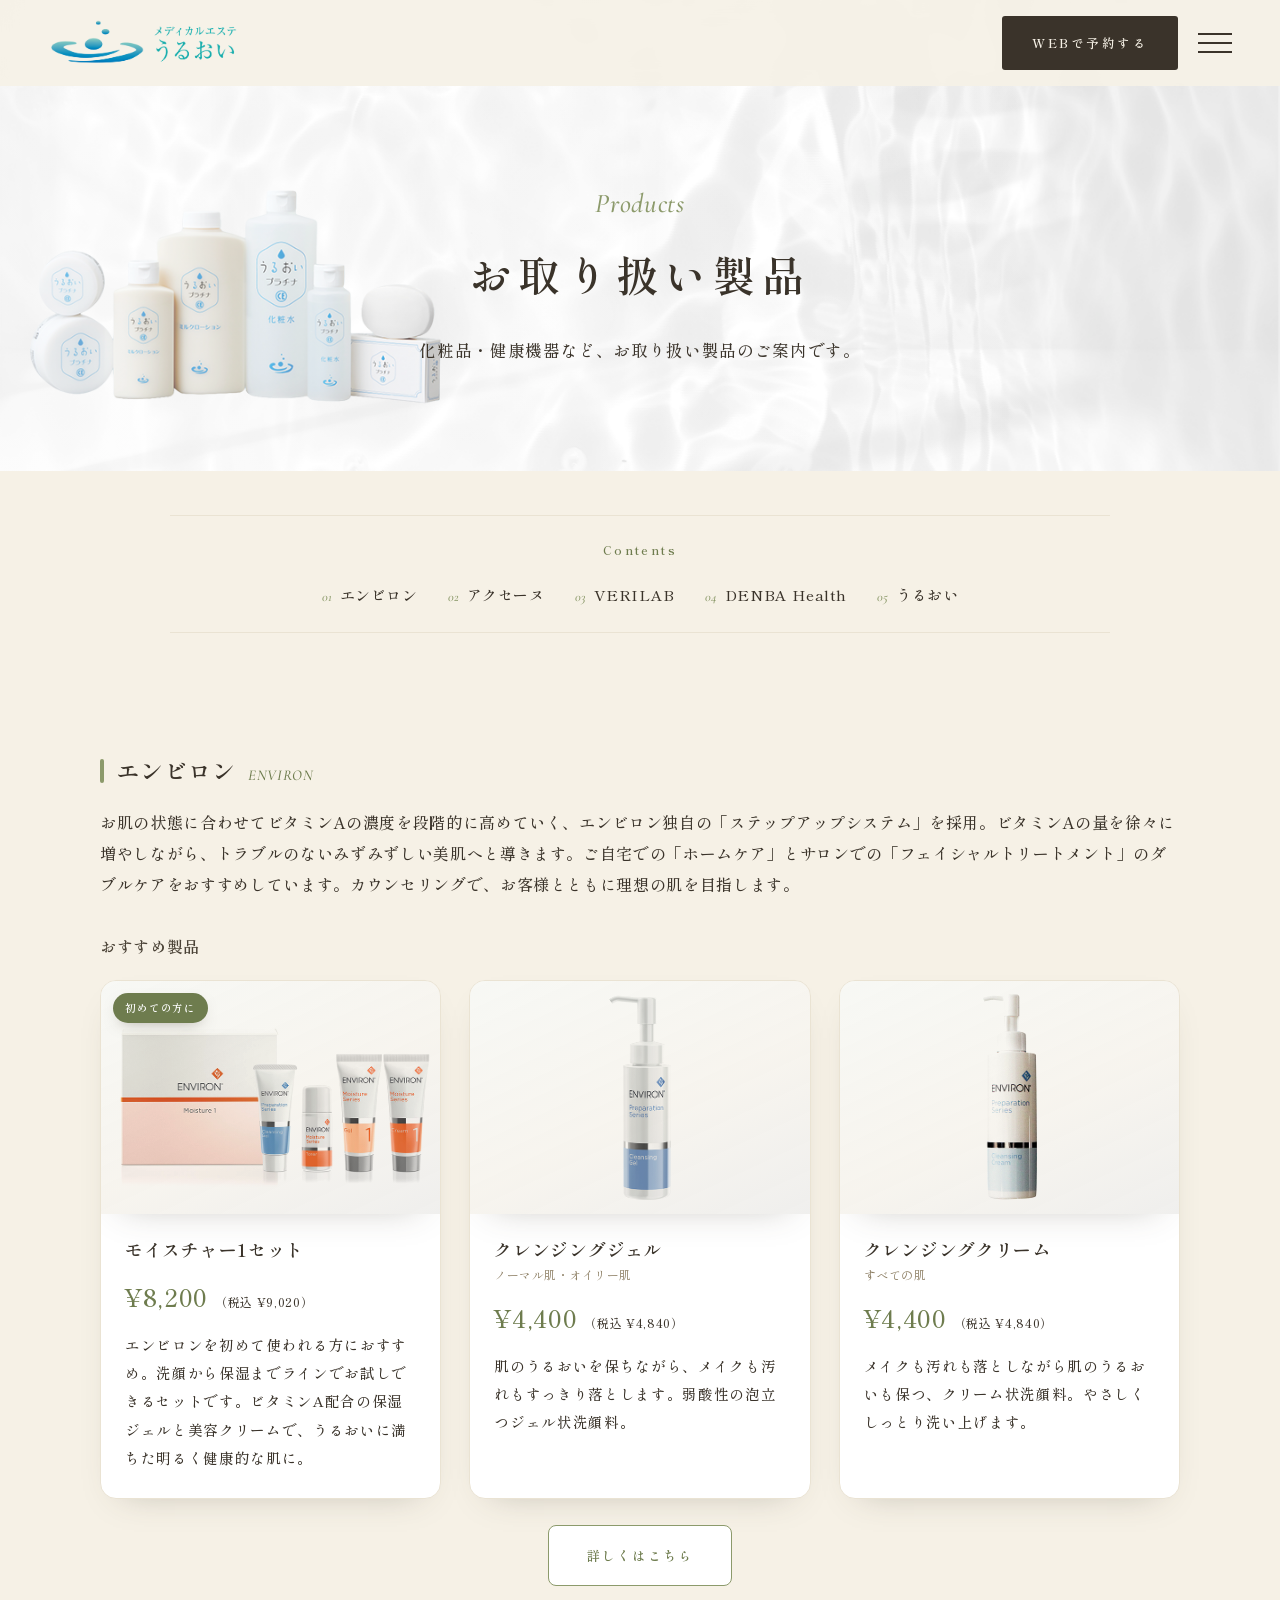
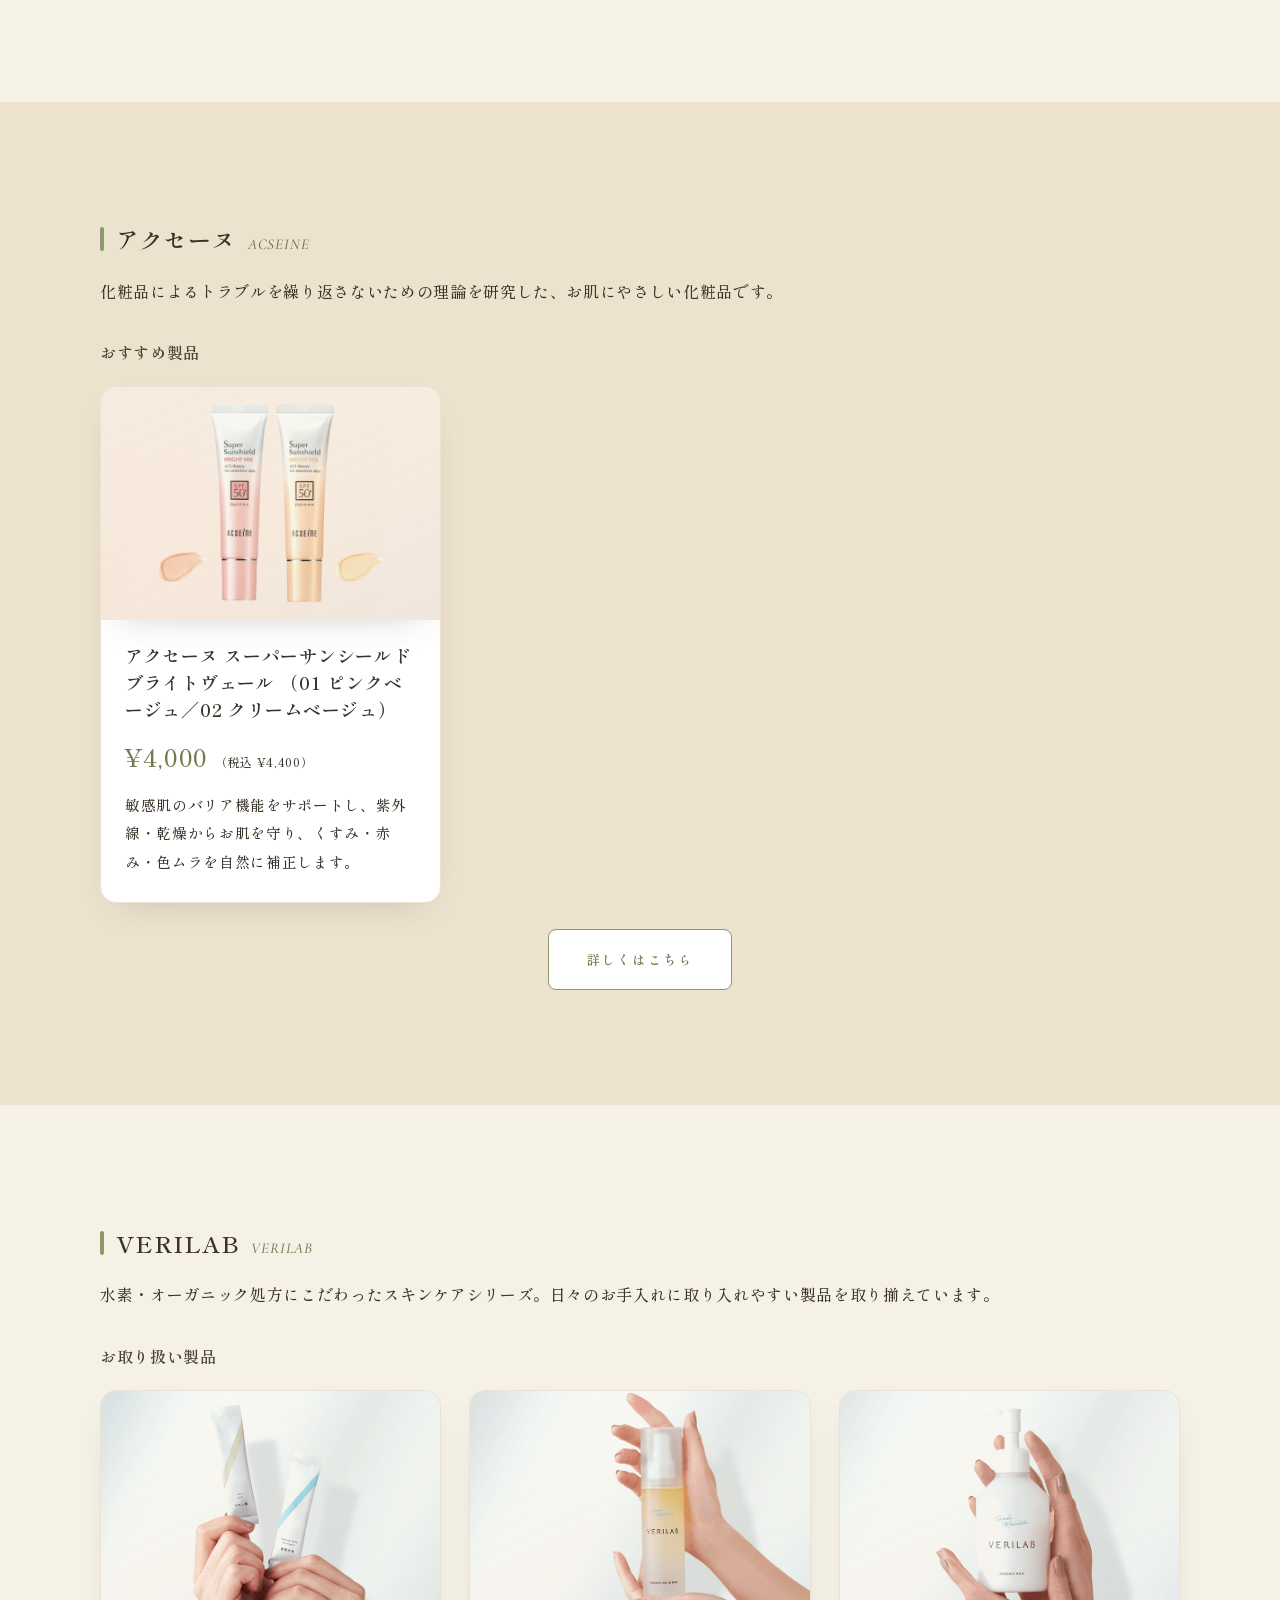
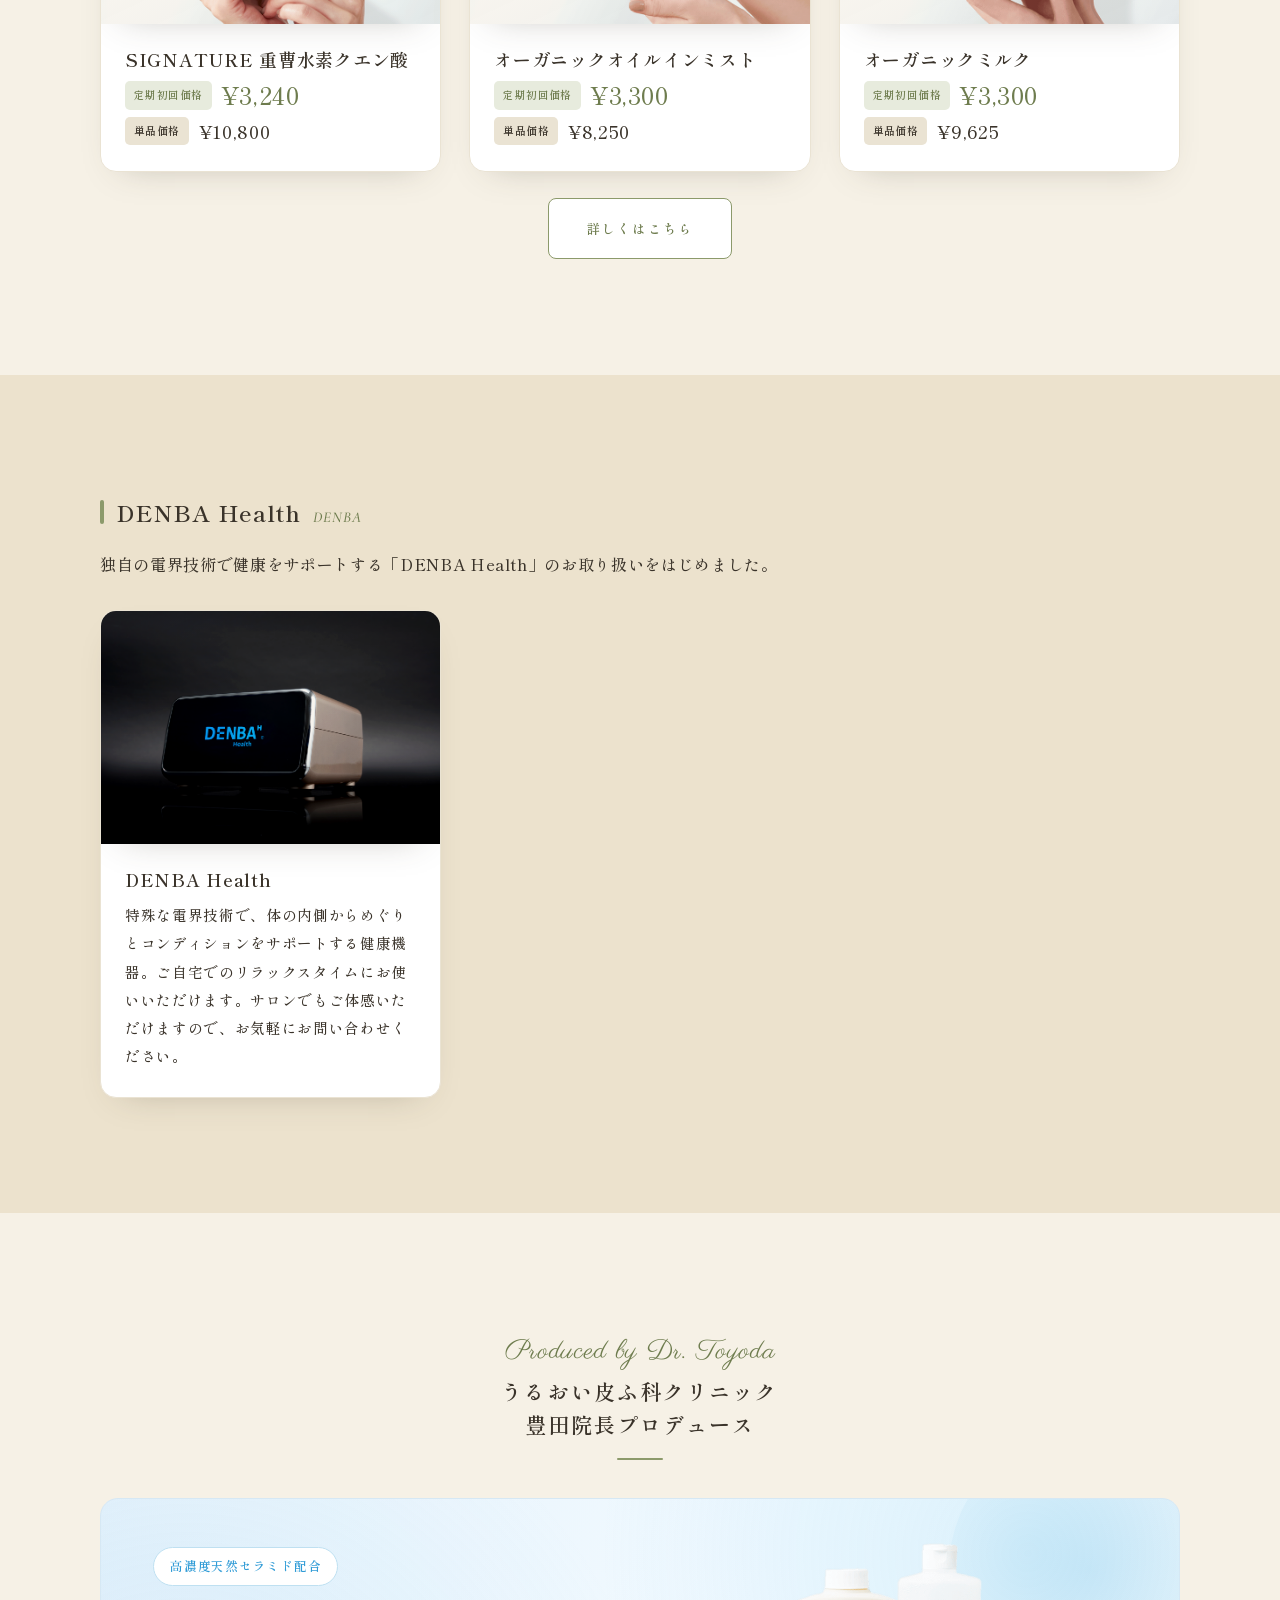
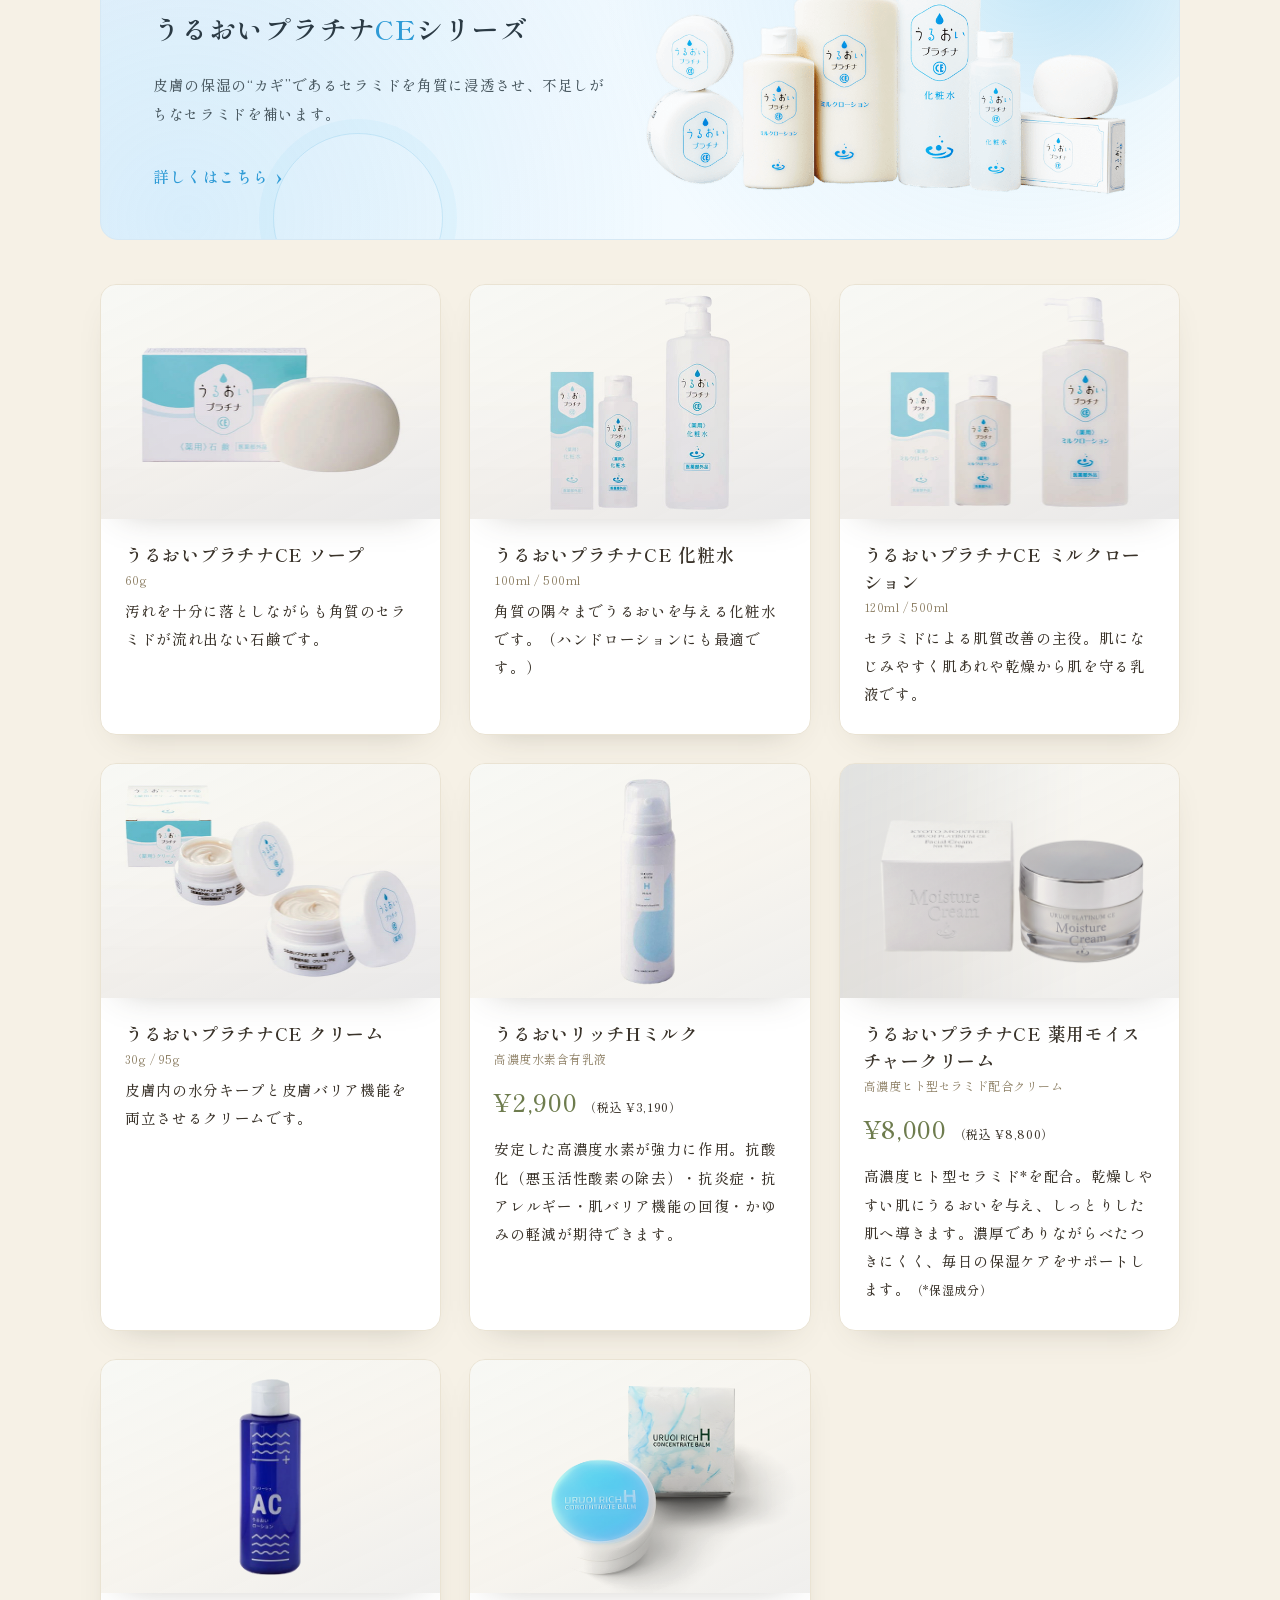
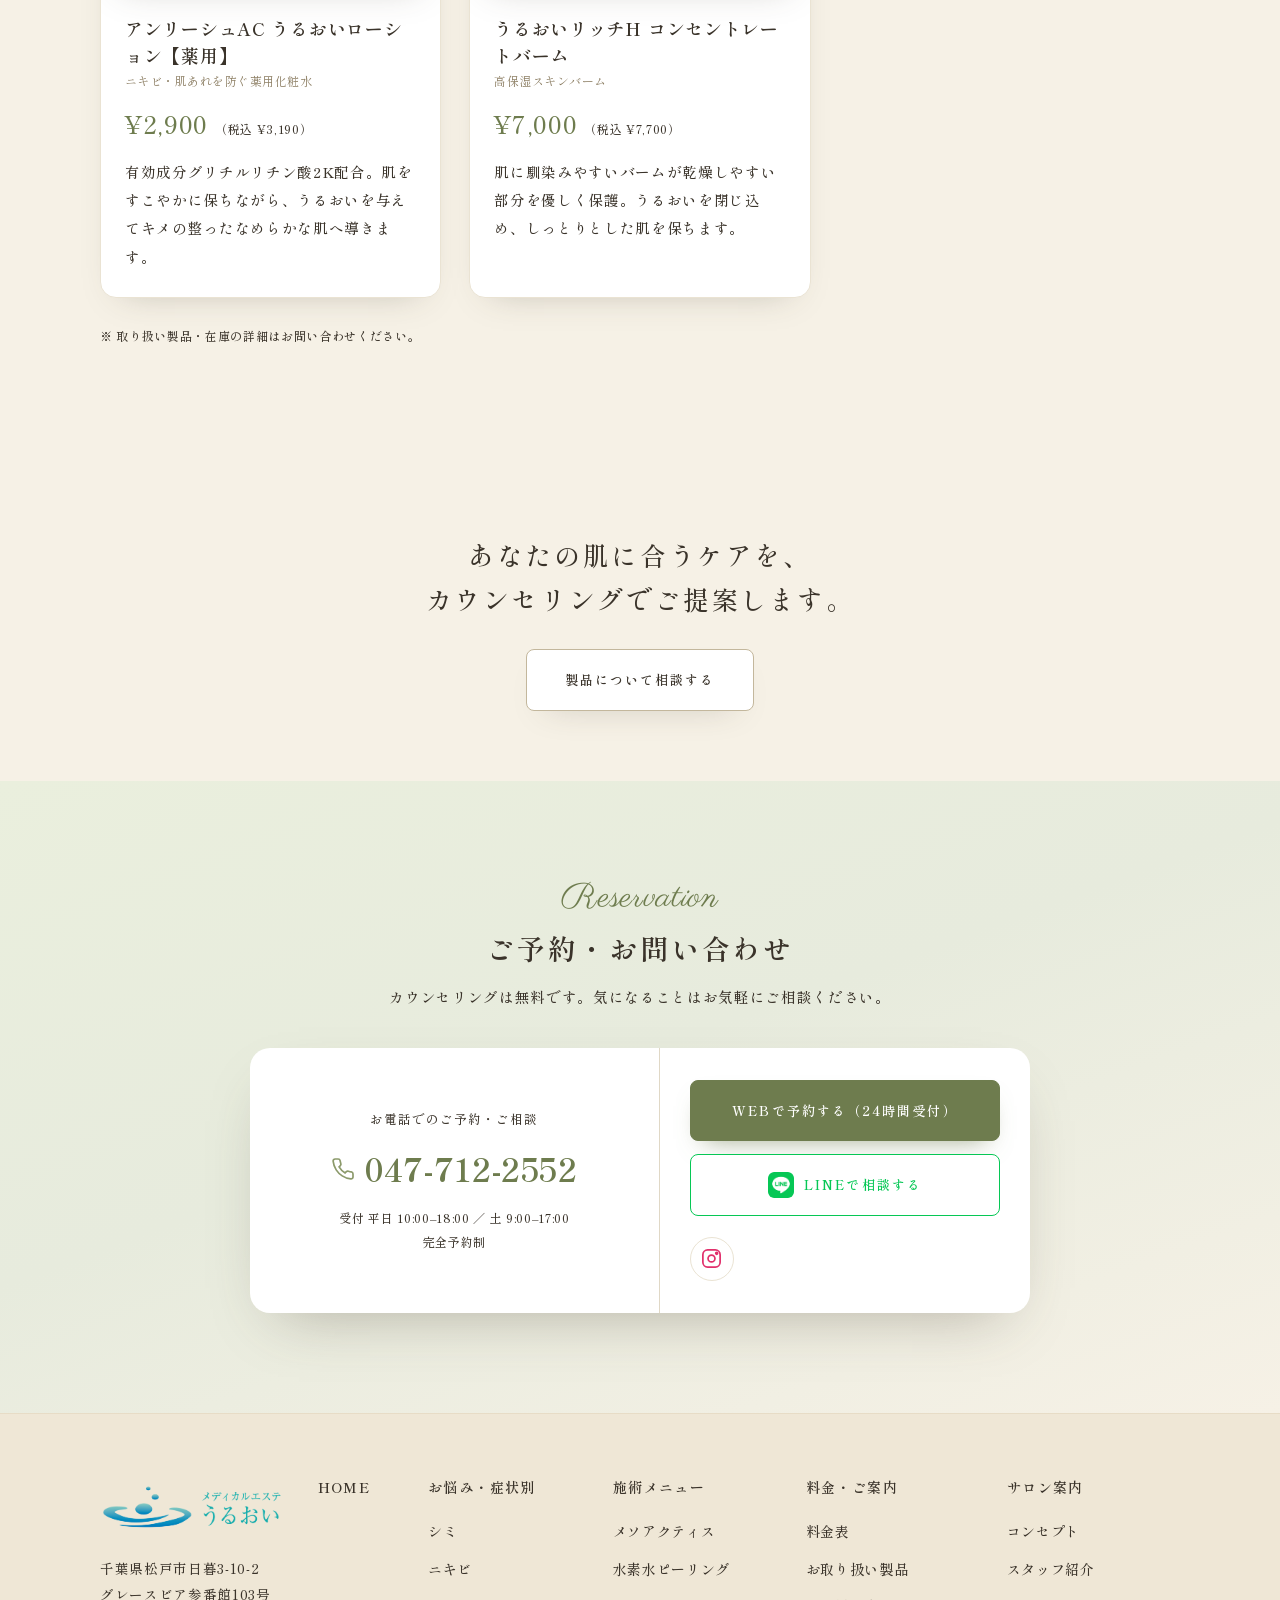
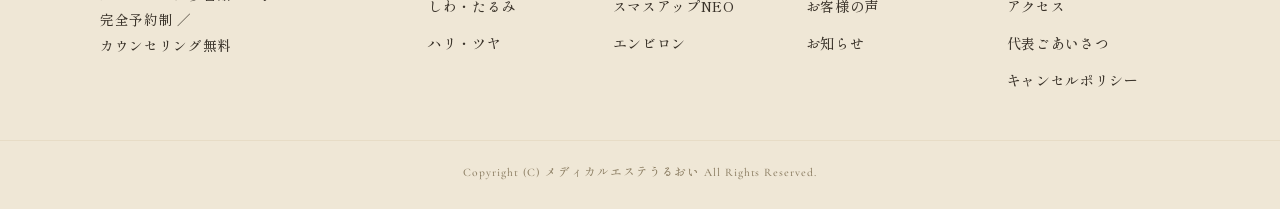
<file: cosmetics.html>
<!doctype html>
<html lang="ja">
  <head>
    <meta charset="UTF-8" />
    <meta name="viewport" content="width=device-width, initial-scale=1.0" />
    <title>お取り扱い製品｜メディカルエステ うるおい</title>
    <meta name="description" content="メディカルエステうるおいのお取り扱い製品。エンビロン、アクセーヌ、VERILAB、うるおい皮ふ科クリニック豊田院長プロデュースのスキンケア製品をご紹介します。" />
    <meta property="og:type" content="website" />
    <meta property="og:site_name" content="メディカルエステうるおい" />
    <meta property="og:title" content="お取り扱い製品｜メディカルエステ うるおい" />
    <meta property="og:description" content="メディカルエステうるおいのお取り扱い製品。エンビロン、アクセーヌ、VERILAB、うるおい皮ふ科クリニック豊田院長プロデュースのスキンケア製品をご紹介します。" />
    <meta property="og:image" content="https://medical-este-uruoi.com/img/top.jpg" />
    <meta name="twitter:card" content="summary_large_image" />
    <link rel="icon" type="image/png" href="img/cropped-favicon.png?v=122" />
    <link rel="preconnect" href="https://fonts.googleapis.com" />
    <link rel="preconnect" href="https://fonts.gstatic.com" crossorigin />
    <link
      href="https://fonts.googleapis.com/css2?family=Cormorant+Garamond:ital,wght@0,400;0,500;0,600;1,400;1,500;1,600&family=Shippori+Mincho:wght@400;500;600;700&family=Noto+Serif+JP:wght@300;400;500;600&family=Noto+Sans+JP:wght@300;400;500&family=Zen+Kaku+Gothic+New:wght@300;400;500;700&family=Parisienne&display=swap"
      rel="stylesheet"
    />
    <script>
      document.documentElement.className += " js";
    </script>
    <link rel="stylesheet" href="css/main.css?v=122" />
    <link rel="stylesheet" href="css/sub.css?v=122" />
    <link rel="stylesheet" href="css/cosmetics.css?v=122" />
  </head>
  <body>
    <header class="site-header">
      <a class="brand" href="index.html"
        ><img
          class="logo-img"
          src="img/uruoi_logo.png"
          alt="メディカルエステ うるおい"
      /></a>
      <div class="hd-right">
        <a class="hd-cta" href="https://airrsv.net/medical-uruoi/calendar" target="_blank" rel="noopener"><span class="hd-cta-tx">WEBで予約する</span><span class="hd-cta-ar"><svg viewBox="0 0 24 24" fill="none" stroke="currentColor" stroke-width="1.7" stroke-linecap="round" stroke-linejoin="round"><rect x="3" y="4.5" width="18" height="16" rx="2.5"/><path d="M3 9.5h18M8 2.5v4M16 2.5v4"/></svg></span></a><button class="burger" id="menuBtn" aria-label="メニュー">
    <span class="circle"><i></i><i></i><i></i></span><span class="lbl">MENU</span>
  </button></div>
</header>
<nav class="nav-overlay" id="navOverlay">
  <button class="close" id="navClose" aria-label="閉じる"><svg class="x-ico" width="34" height="34" viewBox="0 0 34 34" fill="none" stroke="currentColor" stroke-width="2" stroke-linecap="round"><path d="M3 3 31 31M31 3 3 31"/></svg></button>
  <div class="nav-grid">
    <div class="nav-side">
      <a href="index.html"><img class="nav-logo" src="img/uruoi_logo.png" alt="メディカルエステ うるおい"></a>
      <p class="nav-concept">皮膚科専門医監修の<br>メディカルエステサロン</p>
      <p class="nav-tel-l">ご予約・お問い合わせ</p>
      <a class="nav-tel" href="tel:0477122552">047-712-2552</a>
      
          <p class="nav-hours">
            平日 10:00–18:00 ／ 土 9:00–17:00<br />完全予約制
          </p>
          <div class="nav-cta">
            <a class="btn btn-cta" href="https://airrsv.net/medical-uruoi/calendar" target="_blank" rel="noopener">WEBで予約する</a>
            <a class="btn btn-line-app" href="https://page.line.me/npm0123f?oat_content=url&amp;openQrModal=true" target="_blank" rel="noopener"><img class="line-ico" src="img/LINE_Brand_icon.png" alt="" />LINEで予約する</a>
          </div>
          <p class="nav-addr">
            千葉県松戸市日暮3-10-2<br />グレースビア参番館103号
          </p>
          <div class="nav-sns">
            <a href="https://www.instagram.com/medicalesteuruoi/" target="_blank" rel="noopener" aria-label="Instagram"><svg width="16" height="16" viewBox="0 0 24 24" fill="none" stroke="currentColor" stroke-width="1.8"><rect x="3" y="3" width="18" height="18" rx="5" /><circle cx="12" cy="12" r="3.6" /><circle cx="17.4" cy="6.6" r="1" fill="currentColor" /></svg></a>
          </div>
        </div>
        <ul class="nav-list"><li><a href="index.html"><span class="jp">ホーム</span><span class="en">Home</span></a></li><li class="nav-cat">お悩み・施術</li><li><a href="treatment-shimi.html"><span class="jp">シミ・くすみ・肝斑</span><span class="en">Mesoactis</span></a></li><li><a href="treatment-nikibi.html"><span class="jp">ニキビ</span><span class="en">Hydrogen Peeling</span></a></li><li><a href="treatment-shiwa.html"><span class="jp">しわ・たるみ</span><span class="en">SMAS-up NEO</span></a></li><li><a href="treatment-hari.html"><span class="jp">ハリ・ツヤ</span><span class="en">Environ</span></a></li><li><a href="index.html#topic"><span class="jp">肌画像診断</span><span class="en">Neo Voir Mini</span></a></li><li class="nav-cat">料金・製品</li><li><a href="price.html"><span class="jp">料金表</span><span class="en">Price</span></a></li><li><a href="cosmetics.html"><span class="jp">お取り扱い製品</span><span class="en">Products</span></a></li><li class="nav-cat">サロン案内</li><li><a href="voice.html"><span class="jp">お客様の声</span><span class="en">Voice</span></a></li><li><a href="news.html"><span class="jp">お知らせ</span><span class="en">News</span></a></li><li><a href="index.html#greet"><span class="jp">代表ごあいさつ</span><span class="en">Greeting</span></a></li><li><a href="index.html#access"><span class="jp">アクセス・営業時間</span><span class="en">Access</span></a></li><li><a href="cancel-policy.html"><span class="jp">キャンセルポリシー</span><span class="en">Cancellation</span></a></li></ul>
      </div>
    </nav>

    <section class="page-hero">
      <div class="hero-art">
        <img
          class="ph"
          src="img/products_top.png"
          alt=""
          decoding="async"
        /><svg
          class="artsvg"
          viewBox="0 0 1280 480"
          preserveAspectRatio="xMidYMid slice"
          xmlns="http://www.w3.org/2000/svg"
        >
          <defs>
            <linearGradient id="hg32" x1="0" y1="0" x2="0.5" y2="1">
              <stop offset="0" stop-color="#F3EFE4" />
              <stop offset="1" stop-color="#E7DFCB" />
            </linearGradient>
            <radialGradient id="hh32" cx="68%" cy="26%" r="62%">
              <stop offset="0" stop-color="#ffffff" stop-opacity=".5" />
              <stop offset="100%" stop-color="#ffffff" stop-opacity="0" />
            </radialGradient>
          </defs>
          <rect width="1280" height="480" fill="url(#hg32)" />
          <rect width="1280" height="480" fill="url(#hh32)" />
        </svg>
      </div>
      <div class="hero-veil"></div>
      <div class="wrap hero-content reveal">
        <span class="script">Products</span>
        <h1>お取り扱い製品</h1>
        <p class="lead">
          化粧品・健康機器など、お取り扱い製品のご案内です。
        </p>
      </div>
    </section>
    <nav class="toc reveal" aria-label="このページの目次">
      <a href="#environ">エンビロン</a><a href="#acseine">アクセーヌ</a><a href="#verilab">VERILAB</a><a href="#denba">DENBA Health</a><a href="#produce">うるおい</a>
    </nav>
    <section id="environ" class="section cream">
      <div class="wrap">
        <h3 class="brand-head">エンビロン<span class="en">ENVIRON</span></h3>
        <p class="brand-intro">
          お肌の状態に合わせてビタミンAの濃度を段階的に高めていく、エンビロン独自の「ステップアップシステム」を採用。ビタミンAの量を徐々に増やしながら、トラブルのないみずみずしい美肌へと導きます。ご自宅での「ホームケア」とサロンでの「フェイシャルトリートメント」のダブルケアをおすすめしています。カウンセリングで、お客様とともに理想の肌を目指します。
        </p>
        <p class="pl-sub" style="text-align: left; margin-bottom: 18px">
          おすすめ製品
        </p>
        <div class="product-grid">
          <div class="product-card reveal">
            <div class="media wide art">
              <img class="ph" src="img/moisture_set.png" alt="" decoding="async" /><svg
                class="artsvg"
                viewBox="0 0 600 420"
                preserveAspectRatio="xMidYMid slice"
                xmlns="http://www.w3.org/2000/svg"
              >
                <defs>
                  <linearGradient id="mg23" x1="0" y1="0" x2="0.7" y2="1">
                    <stop offset="0" stop-color="#F3EFE4" />
                    <stop offset="1" stop-color="#E7DFCB" />
                  </linearGradient>
                  <filter
                    id="mb23"
                    x="-40%"
                    y="-40%"
                    width="180%"
                    height="180%"
                  >
                    <feGaussianBlur stdDeviation="36" />
                  </filter>
                </defs>
                <rect width="600" height="420" fill="url(#mg23)" />
                <ellipse
                  cx="432"
                  cy="109"
                  rx="240"
                  ry="143"
                  fill="#E2D8BF"
                  opacity=".55"
                  filter="url(#mb23)"
                />
                <rect
                  x="203"
                  y="156"
                  width="73"
                  height="151"
                  rx="15"
                  fill="#97A86C"
                  opacity=".09"
                  stroke="#97A86C"
                  stroke-width="1.6"
                  stroke-opacity=".3"
                />
                <rect
                  x="225"
                  y="116"
                  width="29"
                  height="44"
                  fill="#97A86C"
                  opacity=".12"
                  stroke="#97A86C"
                  stroke-width="1.3"
                  stroke-opacity=".3"
                />
                <rect
                  x="327"
                  y="169"
                  width="94"
                  height="105"
                  rx="15"
                  fill="#97A86C"
                  opacity=".09"
                  stroke="#97A86C"
                  stroke-width="1.6"
                  stroke-opacity=".3"
                />
                <rect
                  x="342"
                  y="144"
                  width="63"
                  height="27"
                  rx="6"
                  fill="#97A86C"
                  opacity=".12"
                  stroke="#97A86C"
                  stroke-width="1.5"
                  stroke-opacity=".3"
                /></svg
              ><span class="pc-tag">初めての方に</span>
            </div>
            <div class="pc-body">
              <h4>モイスチャー1セット</h4>
              <div class="pc-price">¥8,200<small>（税込 ¥9,020）</small></div>
              <p>
                エンビロンを初めて使われる方におすすめ。洗顔から保湿までラインでお試しできるセットです。ビタミンA配合の保湿ジェルと美容クリームで、うるおいに満ちた明るく健康的な肌に。
              </p>
            </div>
          </div>
          <div class="product-card reveal">
            <div class="media wide art">
              <img class="ph" src="img/cleansing_gel.png" alt="" decoding="async" /><svg
                class="artsvg"
                viewBox="0 0 600 420"
                preserveAspectRatio="xMidYMid slice"
                xmlns="http://www.w3.org/2000/svg"
              >
                <defs>
                  <linearGradient id="mg24" x1="0" y1="0" x2="0.7" y2="1">
                    <stop offset="0" stop-color="#F3EFE4" />
                    <stop offset="1" stop-color="#E7DFCB" />
                  </linearGradient>
                  <filter
                    id="mb24"
                    x="-40%"
                    y="-40%"
                    width="180%"
                    height="180%"
                  >
                    <feGaussianBlur stdDeviation="36" />
                  </filter>
                </defs>
                <rect width="600" height="420" fill="url(#mg24)" />
                <ellipse
                  cx="432"
                  cy="109"
                  rx="240"
                  ry="143"
                  fill="#E2D8BF"
                  opacity=".55"
                  filter="url(#mb24)"
                />
                <rect
                  x="203"
                  y="156"
                  width="73"
                  height="151"
                  rx="15"
                  fill="#97A86C"
                  opacity=".09"
                  stroke="#97A86C"
                  stroke-width="1.6"
                  stroke-opacity=".3"
                />
                <rect
                  x="225"
                  y="116"
                  width="29"
                  height="44"
                  fill="#97A86C"
                  opacity=".12"
                  stroke="#97A86C"
                  stroke-width="1.3"
                  stroke-opacity=".3"
                />
                <rect
                  x="327"
                  y="169"
                  width="94"
                  height="105"
                  rx="15"
                  fill="#97A86C"
                  opacity=".09"
                  stroke="#97A86C"
                  stroke-width="1.6"
                  stroke-opacity=".3"
                />
                <rect
                  x="342"
                  y="144"
                  width="63"
                  height="27"
                  rx="6"
                  fill="#97A86C"
                  opacity=".12"
                  stroke="#97A86C"
                  stroke-width="1.5"
                  stroke-opacity=".3"
                />
              </svg>
            </div>
            <div class="pc-body">
              <h4>
                クレンジングジェル<span class="pc-sub"
                  >ノーマル肌・オイリー肌</span
                >
              </h4>
              <div class="pc-price">¥4,400<small>（税込 ¥4,840）</small></div>
              <p>
                肌のうるおいを保ちながら、メイクも汚れもすっきり落とします。弱酸性の泡立つジェル状洗顔料。
              </p>
            </div>
          </div>
          <div class="product-card reveal">
            <div class="media wide art">
              <img
                class="ph"
                src="img/cleansing_cream.png"
                alt=""
                decoding="async"
              /><svg
                class="artsvg"
                viewBox="0 0 600 420"
                preserveAspectRatio="xMidYMid slice"
                xmlns="http://www.w3.org/2000/svg"
              >
                <defs>
                  <linearGradient id="mg25" x1="0" y1="0" x2="0.7" y2="1">
                    <stop offset="0" stop-color="#F3EFE4" />
                    <stop offset="1" stop-color="#E7DFCB" />
                  </linearGradient>
                  <filter
                    id="mb25"
                    x="-40%"
                    y="-40%"
                    width="180%"
                    height="180%"
                  >
                    <feGaussianBlur stdDeviation="36" />
                  </filter>
                </defs>
                <rect width="600" height="420" fill="url(#mg25)" />
                <ellipse
                  cx="432"
                  cy="109"
                  rx="240"
                  ry="143"
                  fill="#E2D8BF"
                  opacity=".55"
                  filter="url(#mb25)"
                />
                <rect
                  x="203"
                  y="156"
                  width="73"
                  height="151"
                  rx="15"
                  fill="#97A86C"
                  opacity=".09"
                  stroke="#97A86C"
                  stroke-width="1.6"
                  stroke-opacity=".3"
                />
                <rect
                  x="225"
                  y="116"
                  width="29"
                  height="44"
                  fill="#97A86C"
                  opacity=".12"
                  stroke="#97A86C"
                  stroke-width="1.3"
                  stroke-opacity=".3"
                />
                <rect
                  x="327"
                  y="169"
                  width="94"
                  height="105"
                  rx="15"
                  fill="#97A86C"
                  opacity=".09"
                  stroke="#97A86C"
                  stroke-width="1.6"
                  stroke-opacity=".3"
                />
                <rect
                  x="342"
                  y="144"
                  width="63"
                  height="27"
                  rx="6"
                  fill="#97A86C"
                  opacity=".12"
                  stroke="#97A86C"
                  stroke-width="1.5"
                  stroke-opacity=".3"
                />
              </svg>
            </div>
            <div class="pc-body">
              <h4>
                クレンジングクリーム<span class="pc-sub">すべての肌</span>
              </h4>
              <div class="pc-price">¥4,400<small>（税込 ¥4,840）</small></div>
              <p>
                メイクも汚れも落としながら肌のうるおいも保つ、クリーム状洗顔料。やさしくしっとり洗い上げます。
              </p>
            </div>
          </div>
        </div>
        <div class="shop-link">
          <a
            class="btn btn-green"
            href="https://environ.jp/"
            target="_blank"
            rel="noopener"
            >詳しくはこちら</a
          >
        </div>
      </div>
    </section>
    <section id="acseine" class="section beige">
      <div class="wrap">
        <h3 class="brand-head">アクセーヌ<span class="en">ACSEINE</span></h3>
        <p class="brand-intro">
          化粧品によるトラブルを繰り返さないための理論を研究した、お肌にやさしい化粧品です。
        </p>
        <p class="pl-sub" style="text-align: left; margin-bottom: 18px">
          おすすめ製品
        </p>
        <div class="product-grid">
          <div class="product-card reveal">
            <div class="media wide art">
              <img
                class="ph"
                src="img/アクセーヌ.png"
                alt=""
                decoding="async"
              /><svg
                class="artsvg"
                viewBox="0 0 600 420"
                preserveAspectRatio="xMidYMid slice"
                xmlns="http://www.w3.org/2000/svg"
              >
                <defs>
                  <linearGradient id="mg26" x1="0" y1="0" x2="0.7" y2="1">
                    <stop offset="0" stop-color="#F3EFE4" />
                    <stop offset="1" stop-color="#E7DFCB" />
                  </linearGradient>
                  <filter
                    id="mb26"
                    x="-40%"
                    y="-40%"
                    width="180%"
                    height="180%"
                  >
                    <feGaussianBlur stdDeviation="36" />
                  </filter>
                </defs>
                <rect width="600" height="420" fill="url(#mg26)" />
                <ellipse
                  cx="432"
                  cy="109"
                  rx="240"
                  ry="143"
                  fill="#E2D8BF"
                  opacity=".55"
                  filter="url(#mb26)"
                />
                <rect
                  x="203"
                  y="156"
                  width="73"
                  height="151"
                  rx="15"
                  fill="#97A86C"
                  opacity=".09"
                  stroke="#97A86C"
                  stroke-width="1.6"
                  stroke-opacity=".3"
                />
                <rect
                  x="225"
                  y="116"
                  width="29"
                  height="44"
                  fill="#97A86C"
                  opacity=".12"
                  stroke="#97A86C"
                  stroke-width="1.3"
                  stroke-opacity=".3"
                />
                <rect
                  x="327"
                  y="169"
                  width="94"
                  height="105"
                  rx="15"
                  fill="#97A86C"
                  opacity=".09"
                  stroke="#97A86C"
                  stroke-width="1.6"
                  stroke-opacity=".3"
                />
                <rect
                  x="342"
                  y="144"
                  width="63"
                  height="27"
                  rx="6"
                  fill="#97A86C"
                  opacity=".12"
                  stroke="#97A86C"
                  stroke-width="1.5"
                  stroke-opacity=".3"
                />
              </svg>
            </div>
            <div class="pc-body">
              <h4>
                アクセーヌ スーパーサンシールド ブライトヴェール
                （01 ピンクベージュ／02 クリームベージュ）
              </h4>
              <div class="pc-price">¥4,000<small>（税込 ¥4,400）</small></div>
              <p>
                敏感肌のバリア機能をサポートし、紫外線・乾燥からお肌を守り、くすみ・赤み・色ムラを自然に補正します。
              </p>
            </div>
          </div>
        </div>
        <div class="shop-link">
          <a
            class="btn btn-green"
            href="https://www.acseine.co.jp/shop/?utm_source=google&utm_medium=cpc&utm_campaign=name_sbo_all&account_id=9157553054&saf_src=google_g&saf_pt=&saf_kw=%E3%82%A2%E3%82%AF%E3%82%BB%E3%83%BC%E3%83%8C&saf_dv=&saf_cam=20111377833&saf_grp=181700788259&saf_ad=760291485100&saf_acc=9157553054&saf_cam_tp=search&gad_source=1&gad_campaignid=20111377833&gbraid=0AAAAApfzy2QTUN1CLHujaGybptlovyMNv&gclid=CjwKCAjwuanRBhBSEiwAY5y6VzxZxnXBieulzlD45zdsZ5ifHjsleDsqec0qYHTKXx6MkFPHvVi9sBoCalMQAvD_BwE
            target="_blank"
            rel="noopener"
            >詳しくはこちら</a
          >
        </div>
      </div>
    </section>
  <section id="verilab" class="section cream">
      <div class="wrap">
        <h3 class="brand-head">VERILAB<span class="en">VERILAB</span></h3>
        <p class="brand-intro">
          水素・オーガニック処方にこだわったスキンケアシリーズ。日々のお手入れに取り入れやすい製品を取り揃えています。
        </p>
        <p class="pl-sub" style="text-align: left; margin-bottom: 18px">
          お取り扱い製品
        </p>
        <div class="product-grid">
          <div class="product-card reveal">
            <div class="media wide art">
              <img
                class="ph"
                src="img/VELILAB_zyusou.png"
                alt=""
                decoding="async"
              /><svg
                class="artsvg"
                viewBox="0 0 600 420"
                preserveAspectRatio="xMidYMid slice"
                xmlns="http://www.w3.org/2000/svg"
              >
                <defs>
                  <linearGradient id="mg29" x1="0" y1="0" x2="0.7" y2="1">
                    <stop offset="0" stop-color="#F3EFE4" />
                    <stop offset="1" stop-color="#E7DFCB" />
                  </linearGradient>
                  <filter
                    id="mb29"
                    x="-40%"
                    y="-40%"
                    width="180%"
                    height="180%"
                  >
                    <feGaussianBlur stdDeviation="36" />
                  </filter>
                </defs>
                <rect width="600" height="420" fill="url(#mg29)" />
                <ellipse
                  cx="432"
                  cy="109"
                  rx="240"
                  ry="143"
                  fill="#E2D8BF"
                  opacity=".55"
                  filter="url(#mb29)"
                />
                <rect
                  x="203"
                  y="156"
                  width="73"
                  height="151"
                  rx="15"
                  fill="#97A86C"
                  opacity=".09"
                  stroke="#97A86C"
                  stroke-width="1.6"
                  stroke-opacity=".3"
                />
                <rect
                  x="225"
                  y="116"
                  width="29"
                  height="44"
                  fill="#97A86C"
                  opacity=".12"
                  stroke="#97A86C"
                  stroke-width="1.3"
                  stroke-opacity=".3"
                />
                <rect
                  x="327"
                  y="169"
                  width="94"
                  height="105"
                  rx="15"
                  fill="#97A86C"
                  opacity=".09"
                  stroke="#97A86C"
                  stroke-width="1.6"
                  stroke-opacity=".3"
                />
                <rect
                  x="342"
                  y="144"
                  width="63"
                  height="27"
                  rx="6"
                  fill="#97A86C"
                  opacity=".12"
                  stroke="#97A86C"
                  stroke-width="1.5"
                  stroke-opacity=".3"
                />
              </svg>
            </div>
            <div class="pc-body">
              <h4>SIGNATURE 重曹水素クエン酸</h4>
              <div class="pc-2price">
                <div class="pc-pr">
                  <span class="lbl">定期初回価格</span
                  ><span class="amt">¥3,240</span>
                </div>
                <div class="pc-pr single">
                  <span class="lbl">単品価格</span
                  ><span class="amt2">¥10,800</span>
                </div>
              </div>
            </div>
          </div>
          <div class="product-card reveal">
            <div class="media wide art">
              <img
                class="ph"
                src="img/VERILAB_mist.png"
                alt=""
                decoding="async"
              /><svg
                class="artsvg"
                viewBox="0 0 600 420"
                preserveAspectRatio="xMidYMid slice"
                xmlns="http://www.w3.org/2000/svg"
              >
                <defs>
                  <linearGradient id="mg30" x1="0" y1="0" x2="0.7" y2="1">
                    <stop offset="0" stop-color="#F3EFE4" />
                    <stop offset="1" stop-color="#E7DFCB" />
                  </linearGradient>
                  <filter
                    id="mb30"
                    x="-40%"
                    y="-40%"
                    width="180%"
                    height="180%"
                  >
                    <feGaussianBlur stdDeviation="36" />
                  </filter>
                </defs>
                <rect width="600" height="420" fill="url(#mg30)" />
                <ellipse
                  cx="432"
                  cy="109"
                  rx="240"
                  ry="143"
                  fill="#E2D8BF"
                  opacity=".55"
                  filter="url(#mb30)"
                />
                <rect
                  x="203"
                  y="156"
                  width="73"
                  height="151"
                  rx="15"
                  fill="#97A86C"
                  opacity=".09"
                  stroke="#97A86C"
                  stroke-width="1.6"
                  stroke-opacity=".3"
                />
                <rect
                  x="225"
                  y="116"
                  width="29"
                  height="44"
                  fill="#97A86C"
                  opacity=".12"
                  stroke="#97A86C"
                  stroke-width="1.3"
                  stroke-opacity=".3"
                />
                <rect
                  x="327"
                  y="169"
                  width="94"
                  height="105"
                  rx="15"
                  fill="#97A86C"
                  opacity=".09"
                  stroke="#97A86C"
                  stroke-width="1.6"
                  stroke-opacity=".3"
                />
                <rect
                  x="342"
                  y="144"
                  width="63"
                  height="27"
                  rx="6"
                  fill="#97A86C"
                  opacity=".12"
                  stroke="#97A86C"
                  stroke-width="1.5"
                  stroke-opacity=".3"
                />
              </svg>
            </div>
            <div class="pc-body">
              <h4>オーガニックオイルインミスト</h4>
              <div class="pc-2price">
                <div class="pc-pr">
                  <span class="lbl">定期初回価格</span
                  ><span class="amt">¥3,300</span>
                </div>
                <div class="pc-pr single">
                  <span class="lbl">単品価格</span
                  ><span class="amt2">¥8,250</span>
                </div>
              </div>
            </div>
          </div>
          <div class="product-card reveal">
            <div class="media wide art">
              <img
                class="ph"
                src="img/VERILAB_milk.png"
                alt=""
                decoding="async"
              /><svg
                class="artsvg"
                viewBox="0 0 600 420"
                preserveAspectRatio="xMidYMid slice"
                xmlns="http://www.w3.org/2000/svg"
              >
                <defs>
                  <linearGradient id="mg31" x1="0" y1="0" x2="0.7" y2="1">
                    <stop offset="0" stop-color="#F3EFE4" />
                    <stop offset="1" stop-color="#E7DFCB" />
                  </linearGradient>
                  <filter
                    id="mb31"
                    x="-40%"
                    y="-40%"
                    width="180%"
                    height="180%"
                  >
                    <feGaussianBlur stdDeviation="36" />
                  </filter>
                </defs>
                <rect width="600" height="420" fill="url(#mg31)" />
                <ellipse
                  cx="432"
                  cy="109"
                  rx="240"
                  ry="143"
                  fill="#E2D8BF"
                  opacity=".55"
                  filter="url(#mb31)"
                />
                <rect
                  x="203"
                  y="156"
                  width="73"
                  height="151"
                  rx="15"
                  fill="#97A86C"
                  opacity=".09"
                  stroke="#97A86C"
                  stroke-width="1.6"
                  stroke-opacity=".3"
                />
                <rect
                  x="225"
                  y="116"
                  width="29"
                  height="44"
                  fill="#97A86C"
                  opacity=".12"
                  stroke="#97A86C"
                  stroke-width="1.3"
                  stroke-opacity=".3"
                />
                <rect
                  x="327"
                  y="169"
                  width="94"
                  height="105"
                  rx="15"
                  fill="#97A86C"
                  opacity=".09"
                  stroke="#97A86C"
                  stroke-width="1.6"
                  stroke-opacity=".3"
                />
                <rect
                  x="342"
                  y="144"
                  width="63"
                  height="27"
                  rx="6"
                  fill="#97A86C"
                  opacity=".12"
                  stroke="#97A86C"
                  stroke-width="1.5"
                  stroke-opacity=".3"
                />
              </svg>
            </div>
            <div class="pc-body">
              <h4>オーガニックミルク</h4>
              <div class="pc-2price">
                <div class="pc-pr">
                  <span class="lbl">定期初回価格</span
                  ><span class="amt">¥3,300</span>
                </div>
                <div class="pc-pr single">
                  <span class="lbl">単品価格</span
                  ><span class="amt2">¥9,625</span>
                </div>
              </div>
            </div>
          </div>
        </div>
        <div class="shop-link">
          <a
            class="btn btn-green"
            href="https://verilab.jp/shop"
            target="_blank"
            rel="noopener"
            >詳しくはこちら</a
          >
        </div>
      </div>
    </section>
    <section id="denba" class="section beige">
      <div class="wrap">
        <h3 class="brand-head">DENBA Health<span class="en">DENBA</span></h3>
        <p class="brand-intro">
          独自の電界技術で健康をサポートする「DENBA
          Health」のお取り扱いをはじめました。
        </p>
        <div class="product-grid">
          <div class="product-card reveal">
            <div class="media wide art">
              <img
                class="ph"
                src="img/denba.png"
                alt="DENBA Health"
                decoding="async"
              />
            </div>
            <div class="pc-body">
              <h4>DENBA Health</h4>
              <p>
                特殊な電界技術で、体の内側からめぐりとコンディションをサポートする健康機器。ご自宅でのリラックスタイムにお使いいただけます。サロンでもご体感いただけますので、お気軽にお問い合わせください。
              </p>
            </div>
          </div>
        </div>
      </div>
    </section>
  <section id="produce" class="section cream">
      <div class="wrap">
        <div class="produce-head reveal">
          <span class="ph-script">Produced by Dr. Toyoda</span>
          <h3 class="ph-title">
            うるおい皮ふ科クリニック<br />豊田院長プロデュース
          </h3>
          <span class="ph-rule"></span>
        </div>
        <a class="ce-hero reveal" href="https://www.cria-life.jp/pages/lp" target="_blank" rel="noopener">
          <span class="ce-hero-badge">高濃度天然セラミド配合</span>
          <h3 class="ce-hero-tt">
            うるおいプラチナ<span class="ce-ac">CE</span>シリーズ
          </h3>
          <p class="ce-hero-desc">
            皮膚の保湿の“カギ”であるセラミドを角質に浸透させ、不足しがちなセラミドを補います。
          </p>
          <span class="ce-hero-more">詳しくはこちら</span>
          <div class="ce-hero-img">
            <img
              src="img/img_01.png"
              alt="うるおいプラチナCEシリーズ ラインナップ"
              decoding="async"
            />
          </div>
        </a>
        <div class="product-grid">
          <div class="product-card reveal">
            <div class="media wide art">
              <img class="ph" src="img/うるおいプラチナCEソープ.jpg" alt="うるおいプラチナCE ソープ" decoding="async" />
            </div>
            <div class="pc-body">
              <h4>
                うるおいプラチナCE ソープ<span class="pc-sub">60g</span>
              </h4>
              <p>
                汚れを十分に落としながらも角質のセラミドが流れ出ない石鹸です。
              </p>
            </div>
          </div>
          <div class="product-card reveal">
            <div class="media wide art">
              <img class="ph" src="img/うるおいプラチナCE化粧水.jpg" alt="うるおいプラチナCE 化粧水" decoding="async" />
            </div>
            <div class="pc-body">
              <h4>
                うるおいプラチナCE 化粧水<span class="pc-sub">100ml / 500ml</span>
              </h4>
              <p>
                角質の隅々までうるおいを与える化粧水です。（ハンドローションにも最適です。）
              </p>
            </div>
          </div>
          <div class="product-card reveal">
            <div class="media wide art">
              <img class="ph" src="img/うるおいプラチナCEミルクローション.jpg" alt="うるおいプラチナCE ミルクローション" decoding="async" />
            </div>
            <div class="pc-body">
              <h4>
                うるおいプラチナCE ミルクローション<span class="pc-sub">120ml / 500ml</span>
              </h4>
              <p>
                セラミドによる肌質改善の主役。肌になじみやすく肌あれや乾燥から肌を守る乳液です。
              </p>
            </div>
          </div>
          <div class="product-card reveal">
            <div class="media wide art">
              <img class="ph" src="img/うるおいプラチナCEクリーム.jpg" alt="うるおいプラチナCE クリーム" decoding="async" />
            </div>
            <div class="pc-body">
              <h4>
                うるおいプラチナCE クリーム<span class="pc-sub">30g / 95g</span>
              </h4>
              <p>
                皮膚内の水分キープと皮膚バリア機能を両立させるクリームです。
              </p>
            </div>
          </div>
          <div class="product-card reveal">
            <div class="media wide art">
              <img
                class="ph"
                src="img/uruoi_rich_milk.png"
                alt=""
                decoding="async"
              /><svg
                class="artsvg"
                viewBox="0 0 600 420"
                preserveAspectRatio="xMidYMid slice"
                xmlns="http://www.w3.org/2000/svg"
              >
                <defs>
                  <linearGradient id="mg28" x1="0" y1="0" x2="0.7" y2="1">
                    <stop offset="0" stop-color="#F3EFE4" />
                    <stop offset="1" stop-color="#E7DFCB" />
                  </linearGradient>
                  <filter
                    id="mb28"
                    x="-40%"
                    y="-40%"
                    width="180%"
                    height="180%"
                  >
                    <feGaussianBlur stdDeviation="36" />
                  </filter>
                </defs>
                <rect width="600" height="420" fill="url(#mg28)" />
                <ellipse
                  cx="432"
                  cy="109"
                  rx="240"
                  ry="143"
                  fill="#E2D8BF"
                  opacity=".55"
                  filter="url(#mb28)"
                />
                <rect
                  x="203"
                  y="156"
                  width="73"
                  height="151"
                  rx="15"
                  fill="#97A86C"
                  opacity=".09"
                  stroke="#97A86C"
                  stroke-width="1.6"
                  stroke-opacity=".3"
                />
                <rect
                  x="225"
                  y="116"
                  width="29"
                  height="44"
                  fill="#97A86C"
                  opacity=".12"
                  stroke="#97A86C"
                  stroke-width="1.3"
                  stroke-opacity=".3"
                />
                <rect
                  x="327"
                  y="169"
                  width="94"
                  height="105"
                  rx="15"
                  fill="#97A86C"
                  opacity=".09"
                  stroke="#97A86C"
                  stroke-width="1.6"
                  stroke-opacity=".3"
                />
                <rect
                  x="342"
                  y="144"
                  width="63"
                  height="27"
                  rx="6"
                  fill="#97A86C"
                  opacity=".12"
                  stroke="#97A86C"
                  stroke-width="1.5"
                  stroke-opacity=".3"
                />
              </svg>
            </div>
            <div class="pc-body">
              <h4>
                うるおいリッチHミルク<span class="pc-sub"
                  >高濃度水素含有乳液</span
                >
              </h4>
              <div class="pc-price">¥2,900<small>（税込 ¥3,190）</small></div>
              <p>
                安定した高濃度水素が強力に作用。抗酸化（悪玉活性酸素の除去）・抗炎症・抗アレルギー・肌バリア機能の回復・かゆみの軽減が期待できます。
              </p>
            </div>
          </div>
          <div class="product-card reveal">
            <div class="media wide art">
              <img class="ph" src="img/モイスチャークリーム.png" alt="うるおいプラチナCE 薬用モイスチャークリーム" decoding="async" />
            </div>
            <div class="pc-body">
              <h4>
                うるおいプラチナCE 薬用モイスチャークリーム<span class="pc-sub"
                  >高濃度ヒト型セラミド配合クリーム</span
                >
              </h4>
              <div class="pc-price">¥8,000<small>（税込 ¥8,800）</small></div>
              <p>
                高濃度ヒト型セラミド*を配合。乾燥しやすい肌にうるおいを与え、しっとりした肌へ導きます。濃厚でありながらべたつきにくく、毎日の保湿ケアをサポートします。<small>（*保湿成分）</small>
              </p>
            </div>
          </div>
          <div class="product-card reveal">
            <div class="media wide art">
              <img class="ph" src="img/アンリーシュＡＣ.png" alt="アンリーシュAC うるおいローション【薬用】" decoding="async" />
            </div>
            <div class="pc-body">
              <h4>
                アンリーシュAC うるおいローション【薬用】<span class="pc-sub"
                  >ニキビ・肌あれを防ぐ薬用化粧水</span
                >
              </h4>
              <div class="pc-price">¥2,900<small>（税込 ¥3,190）</small></div>
              <p>
                有効成分グリチルリチン酸2K配合。肌をすこやかに保ちながら、うるおいを与えてキメの整ったなめらかな肌へ導きます。
              </p>
            </div>
          </div>
          <div class="product-card reveal">
            <div class="media wide art">
              <img class="ph" src="img/コンセントレートバーム.png" alt="うるおいリッチH コンセントレートバーム" decoding="async" />
            </div>
            <div class="pc-body">
              <h4>
                うるおいリッチH コンセントレートバーム<span class="pc-sub"
                  >高保湿スキンバーム</span
                >
              </h4>
              <div class="pc-price">¥7,000<small>（税込 ¥7,700）</small></div>
              <p>
                肌に馴染みやすいバームが乾燥しやすい部分を優しく保護。うるおいを閉じ込め、しっとりとした肌を保ちます。
              </p>
            </div>
          </div>
        </div>
        <p class="price-note" style="margin-top: 26px">
          ※
          取り扱い製品・在庫の詳細はお問い合わせください。
        </p>
      </div>
    </section>
    <section class="cta-banner">
      <div class="wrap reveal">
        <p>あなたの肌に合うケアを、<br />カウンセリングでご提案します。</p>
        <a class="btn btn-solid" href="https://airrsv.net/medical-uruoi/calendar" target="_blank" rel="noopener">製品について相談する</a>
      </div>
    </section>

    <section class="reserve" id="cta">
      <div class="wrap reveal">
        <span class="rs-script">Reservation</span>
        <h2>ご予約・お問い合わせ</h2>
        <p class="rs-lead">
          カウンセリングは無料です。<br class="rs-br" />気になることはお気軽にご相談ください。
        </p>
        <div class="rs-card">
          <div class="rs-tel">
            <span class="rs-lbl">お電話でのご予約・ご相談</span>
            <a class="rs-num" href="tel:0477122552"
              ><svg
                width="24"
                height="24"
                viewBox="0 0 24 24"
                fill="none"
                stroke="currentColor"
                stroke-width="1.7"
              >
                <path
                  d="M22 16.92v3a2 2 0 0 1-2.18 2 19.79 19.79 0 0 1-8.63-3.07 19.5 19.5 0 0 1-6-6 19.79 19.79 0 0 1-3.07-8.67A2 2 0 0 1 4.11 2h3a2 2 0 0 1 2 1.72c.13.96.36 1.9.7 2.81a2 2 0 0 1-.45 2.11L8.09 9.91a16 16 0 0 0 6 6l1.27-1.27a2 2 0 0 1 2.11-.45c.91.34 1.85.57 2.81.7A2 2 0 0 1 22 16.92Z"
                /></svg
              >047-712-2552</a
            >
            <span class="rs-hours"
              >受付 平日 10:00–18:00 ／ 土 9:00–17:00<br />完全予約制</span
            >
          </div>
          <div class="rs-sep"></div>
          <div class="rs-act">
            <a class="btn btn-cta" href="https://airrsv.net/medical-uruoi/calendar" target="_blank" rel="noopener">WEBで予約する（24時間受付）</a>
            <a class="btn btn-line-app" href="https://page.line.me/npm0123f?oat_content=url&amp;openQrModal=true" target="_blank" rel="noopener"
              ><img
                class="line-ico"
                src="img/LINE_Brand_icon.png"
                alt=""
              />LINEで相談する</a
            >
            <div class="rs-sns">
              <a href="https://www.instagram.com/medicalesteuruoi/" target="_blank" rel="noopener" aria-label="Instagram"><svg width="16" height="16" viewBox="0 0 24 24" fill="none" stroke="currentColor" stroke-width="1.8"><rect x="3" y="3" width="18" height="18" rx="5" /><circle cx="12" cy="12" r="3.6" /><circle cx="17.4" cy="6.6" r="1" fill="currentColor" /></svg></a>
            </div>
          </div>
        </div>
      </div>
    </section>
    <footer class="site-footer">
      <div class="wrap foot-grid">
        <div class="foot-brand">
          <a href="index.html"><img
            class="logo-img foot-logo"
            src="img/uruoi_logo.png"
            alt="メディカルエステ うるおい"
          /></a>
          <address>
            千葉県松戸市日暮3-10-2<br />グレースビア参番館103号<br />完全予約制
            ／ <span style="white-space:nowrap">カウンセリング無料</span>
          </address>
        </div>
        <div class="foot-col">
          <h5><a href="index.html">HOME</a></h5>
        </div>
        <div class="foot-col foot-acc">
          <h5>お悩み・症状別</h5>
          <a href="treatment-shimi.html">シミ</a>
          <a href="treatment-nikibi.html">ニキビ</a>
          <a href="treatment-shiwa.html">しわ・たるみ</a>
          <a href="treatment-hari.html">ハリ・ツヤ</a>
        </div>
        <div class="foot-col foot-acc">
          <h5>施術メニュー</h5>
          <a href="treatment-shimi.html">メソアクティス</a>
          <a href="treatment-nikibi.html">水素水ピーリング</a>
          <a href="treatment-shiwa.html">スマスアップNEO</a>
          <a href="treatment-hari.html">エンビロン</a>
        </div>
        <div class="foot-col foot-acc">
          <h5>料金・ご案内</h5>
          <a href="price.html">料金表</a>
          <a href="cosmetics.html">お取り扱い製品</a>
          <a href="voice.html">お客様の声</a>
          <a href="news.html">お知らせ</a>
        </div>
        <div class="foot-col foot-acc">
          <h5>サロン案内</h5>
          <a href="index.html#concept">コンセプト</a>
          <a href="index.html#staff">スタッフ紹介</a>
          <a href="index.html#access">アクセス</a>
          <a href="index.html#greet">代表ごあいさつ</a>
          <a href="cancel-policy.html">キャンセルポリシー</a>
        </div>
      </div>
      <p class="foot-bottom">Copyright (C) メディカルエステうるおい All Rights Reserved.</p>
    </footer>
    <script src="js/app.js?v=122"></script>
  </body>
</html>
</file>
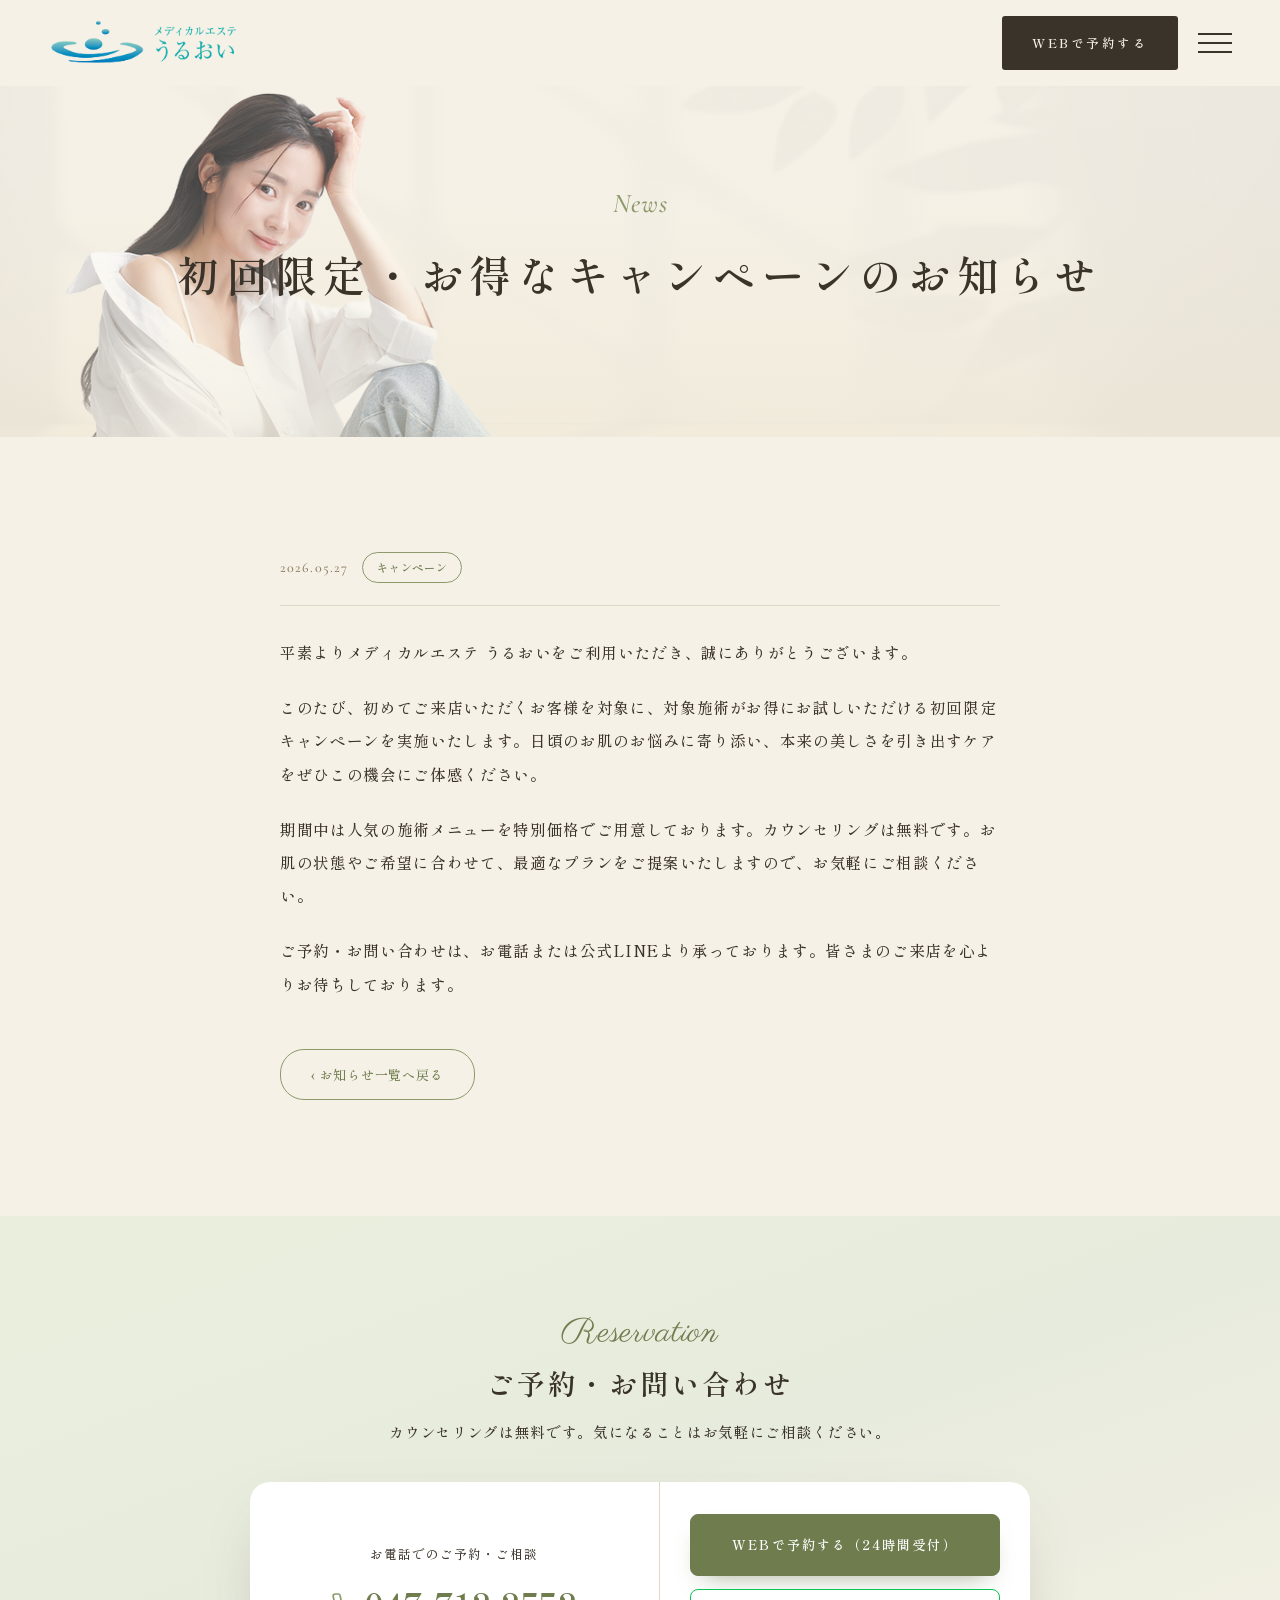
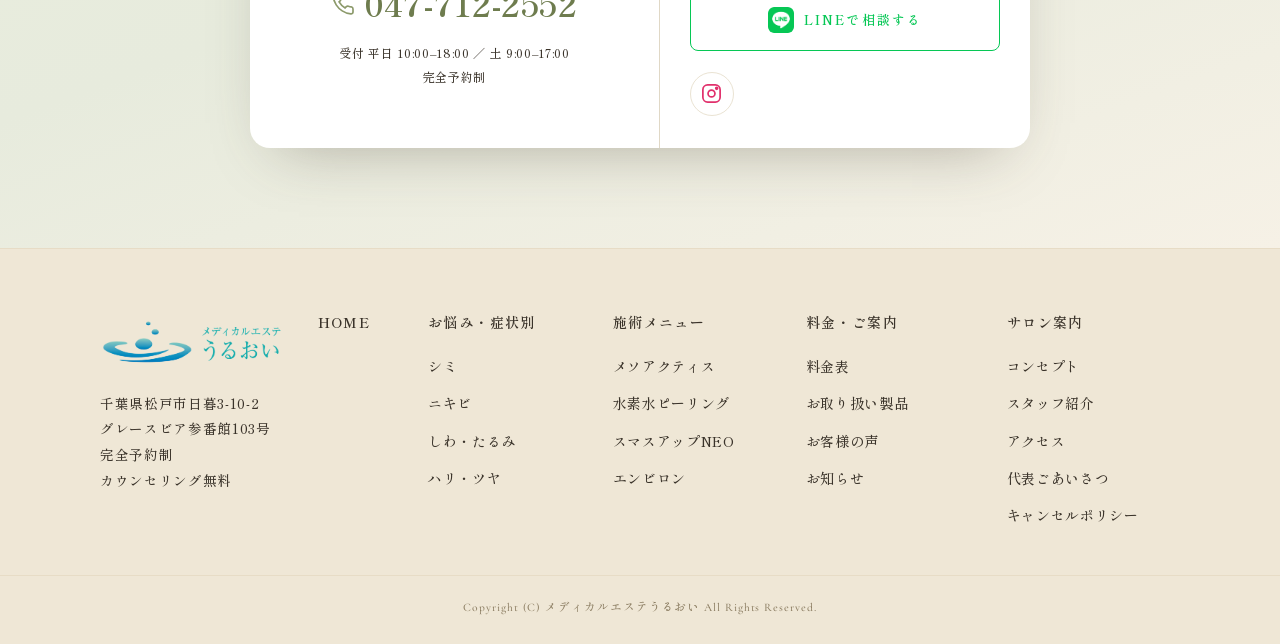
<file: news-single.html>
<!DOCTYPE html>
<html lang="ja">
<head>
<meta charset="UTF-8">
<meta name="viewport" content="width=device-width, initial-scale=1.0">
<title>初回限定・お得なキャンペーンのお知らせ｜メディカルエステ うるおい</title>
    <meta name="description" content="メディカルエステうるおいからのお知らせ。最新情報・キャンペーン・営業日のご案内を掲載しています。" />
    <meta property="og:type" content="website" />
    <meta property="og:site_name" content="メディカルエステうるおい" />
    <meta property="og:title" content="初回限定・お得なキャンペーンのお知らせ｜メディカルエステ うるおい" />
    <meta property="og:description" content="メディカルエステうるおいからのお知らせ。最新情報・キャンペーン・営業日のご案内を掲載しています。" />
    <meta property="og:image" content="https://medical-este-uruoi.com/img/top.jpg" />
    <meta name="twitter:card" content="summary_large_image" />
<link rel="icon" type="image/png" href="img/cropped-favicon.png?v=122">
<link rel="preconnect" href="https://fonts.googleapis.com">
<link rel="preconnect" href="https://fonts.gstatic.com" crossorigin>
<link href="https://fonts.googleapis.com/css2?family=Cormorant+Garamond:ital,wght@0,400;0,500;0,600;1,400;1,500;1,600&family=Shippori+Mincho:wght@400;500;600;700&family=Noto+Serif+JP:wght@300;400;500;600&family=Noto+Sans+JP:wght@300;400;500&family=Zen+Kaku+Gothic+New:wght@300;400;500;700&family=Parisienne&display=swap" rel="stylesheet">
<script>document.documentElement.className+=" js";</script>
<link rel="stylesheet" href="css/main.css?v=122">
<link rel="stylesheet" href="css/sub.css?v=122">
<link rel="stylesheet" href="css/news.css?v=122">
</head>
<body>
<header class="site-header">
  <a class="brand" href="index.html"><img class="logo-img" src="img/uruoi_logo.png" alt="メディカルエステ うるおい"></a>
  <div class="hd-right"><a class="hd-cta" href="https://airrsv.net/medical-uruoi/calendar" target="_blank" rel="noopener"><span class="hd-cta-tx">WEBで予約する</span><span class="hd-cta-ar"><svg viewBox="0 0 24 24" fill="none" stroke="currentColor" stroke-width="1.7" stroke-linecap="round" stroke-linejoin="round"><rect x="3" y="4.5" width="18" height="16" rx="2.5"/><path d="M3 9.5h18M8 2.5v4M16 2.5v4"/></svg></span></a><button class="burger" id="menuBtn" aria-label="メニュー">
    <span class="circle"><i></i><i></i><i></i></span><span class="lbl">MENU</span>
  </button></div>
</header>
<nav class="nav-overlay" id="navOverlay">
  <button class="close" id="navClose" aria-label="閉じる"><svg class="x-ico" width="34" height="34" viewBox="0 0 34 34" fill="none" stroke="currentColor" stroke-width="2" stroke-linecap="round"><path d="M3 3 31 31M31 3 3 31"/></svg></button>
  <div class="nav-grid">
    <div class="nav-side">
      <a href="index.html"><img class="nav-logo" src="img/uruoi_logo.png" alt="メディカルエステ うるおい"></a>
      <p class="nav-concept">皮膚科専門医監修の<br>メディカルエステサロン</p>
      <p class="nav-tel-l">ご予約・お問い合わせ</p>
      <a class="nav-tel" href="tel:0477122552">047-712-2552</a>
      <p class="nav-hours">平日 10:00–18:00 ／ 土 9:00–17:00<br />完全予約制</p>
          <div class="nav-cta">
            <a class="btn btn-cta" href="https://airrsv.net/medical-uruoi/calendar" target="_blank" rel="noopener">WEBで予約する</a>
            <a class="btn btn-line-app" href="https://page.line.me/npm0123f?oat_content=url&amp;openQrModal=true" target="_blank" rel="noopener"><img class="line-ico" src="img/LINE_Brand_icon.png" alt="" />LINEで予約する</a>
          </div>
      <p class="nav-addr">千葉県松戸市日暮3-10-2<br>グレースビア参番館103号</p>
      <div class="nav-sns">
            <a href="https://www.instagram.com/medicalesteuruoi/" target="_blank" rel="noopener" aria-label="Instagram"><svg width="16" height="16" viewBox="0 0 24 24" fill="none" stroke="currentColor" stroke-width="1.8"><rect x="3" y="3" width="18" height="18" rx="5" /><circle cx="12" cy="12" r="3.6" /><circle cx="17.4" cy="6.6" r="1" fill="currentColor" /></svg></a>
          </div>
    </div>
    <ul class="nav-list"><li><a href="index.html"><span class="jp">ホーム</span><span class="en">Home</span></a></li><li class="nav-cat">お悩み・施術</li><li><a href="treatment-shimi.html"><span class="jp">シミ・くすみ・肝斑</span><span class="en">Mesoactis</span></a></li><li><a href="treatment-nikibi.html"><span class="jp">ニキビ</span><span class="en">Hydrogen Peeling</span></a></li><li><a href="treatment-shiwa.html"><span class="jp">しわ・たるみ</span><span class="en">SMAS-up NEO</span></a></li><li><a href="treatment-hari.html"><span class="jp">ハリ・ツヤ</span><span class="en">Environ</span></a></li><li><a href="index.html#topic"><span class="jp">肌画像診断</span><span class="en">Neo Voir Mini</span></a></li><li class="nav-cat">料金・製品</li><li><a href="price.html"><span class="jp">料金表</span><span class="en">Price</span></a></li><li><a href="cosmetics.html"><span class="jp">お取り扱い製品</span><span class="en">Products</span></a></li><li class="nav-cat">サロン案内</li><li><a href="voice.html"><span class="jp">お客様の声</span><span class="en">Voice</span></a></li><li><a href="news.html"><span class="jp">お知らせ</span><span class="en">News</span></a></li><li><a href="index.html#greet"><span class="jp">代表ごあいさつ</span><span class="en">Greeting</span></a></li><li><a href="index.html#access"><span class="jp">アクセス・営業時間</span><span class="en">Access</span></a></li><li><a href="cancel-policy.html"><span class="jp">キャンセルポリシー</span><span class="en">Cancellation</span></a></li></ul>
  </div>
</nav>

<section class="page-hero">
  <div class="hero-art"><img class="ph" src="img/news.png" alt=""></div>
  <div class="hero-veil"></div>
  <div class="wrap hero-content reveal">
    <span class="script">News</span>
    <h1>初回限定・お得なキャンペーンのお知らせ</h1>
  </div>
</section>

<section class="section">
  <div class="wrap narrow">
    <div class="nsingle reveal">
      <div class="nmeta-s"><time class="ndate">2026.05.27</time><span class="ncat">キャンペーン</span></div>
      <div class="nbody">
        <p>平素よりメディカルエステ うるおいをご利用いただき、誠にありがとうございます。</p>
        <p>このたび、初めてご来店いただくお客様を対象に、対象施術がお得にお試しいただける初回限定キャンペーンを実施いたします。日頃のお肌のお悩みに寄り添い、本来の美しさを引き出すケアをぜひこの機会にご体感ください。</p>
        <p>期間中は人気の施術メニューを特別価格でご用意しております。カウンセリングは無料です。お肌の状態やご希望に合わせて、最適なプランをご提案いたしますので、お気軽にご相談ください。</p>
        <p>ご予約・お問い合わせは、お電話または公式LINEより承っております。皆さまのご来店を心よりお待ちしております。</p>
      </div>
      <a class="nback" href="news.html">‹ お知らせ一覧へ戻る</a>
    </div>
  </div>
</section>

<section class="reserve" id="cta">
  <div class="wrap reveal">
    <span class="rs-script">Reservation</span>
    <h2>ご予約・お問い合わせ</h2>
    <p class="rs-lead">カウンセリングは無料です。<br class="rs-br" />気になることはお気軽にご相談ください。</p>
    <div class="rs-card">
      <div class="rs-tel">
        <span class="rs-lbl">お電話でのご予約・ご相談</span>
        <a class="rs-num" href="tel:0477122552"><svg width="24" height="24" viewBox="0 0 24 24" fill="none" stroke="currentColor" stroke-width="1.7"><path d="M22 16.92v3a2 2 0 0 1-2.18 2 19.79 19.79 0 0 1-8.63-3.07 19.5 19.5 0 0 1-6-6 19.79 19.79 0 0 1-3.07-8.67A2 2 0 0 1 4.11 2h3a2 2 0 0 1 2 1.72c.13.96.36 1.9.7 2.81a2 2 0 0 1-.45 2.11L8.09 9.91a16 16 0 0 0 6 6l1.27-1.27a2 2 0 0 1 2.11-.45c.91.34 1.85.57 2.81.7A2 2 0 0 1 22 16.92Z"/></svg>047-712-2552</a>
        <span class="rs-hours">受付 平日 10:00–18:00 ／ 土 9:00–17:00<br />完全予約制</span>
      </div>
      <div class="rs-sep"></div>
      <div class="rs-act">
        <a class="btn btn-cta" href="https://airrsv.net/medical-uruoi/calendar" target="_blank" rel="noopener">WEBで予約する（24時間受付）</a>
        <a class="btn btn-line-app" href="https://page.line.me/npm0123f?oat_content=url&amp;openQrModal=true" target="_blank" rel="noopener"><img class="line-ico" src="img/LINE_Brand_icon.png" alt="">LINEで相談する</a>
        <div class="rs-sns">
              <a href="https://www.instagram.com/medicalesteuruoi/" target="_blank" rel="noopener" aria-label="Instagram"><svg width="16" height="16" viewBox="0 0 24 24" fill="none" stroke="currentColor" stroke-width="1.8"><rect x="3" y="3" width="18" height="18" rx="5" /><circle cx="12" cy="12" r="3.6" /><circle cx="17.4" cy="6.6" r="1" fill="currentColor" /></svg></a>
            </div>
      </div>
    </div>
  </div>
</section>
<footer class="site-footer">
  <div class="wrap foot-grid">
    <div class="foot-brand">
      <a href="index.html"><img class="logo-img foot-logo" src="img/uruoi_logo.png" alt="メディカルエステ うるおい"></a>
      <address>千葉県松戸市日暮3-10-2<br>グレースビア参番館103号<br>完全予約制<br /><span style="white-space:nowrap">カウンセリング無料</span></address>
    </div>
    <div class="foot-col">
          <h5><a href="index.html">HOME</a></h5>
        </div>
        <div class="foot-col foot-acc">
          <h5>お悩み・症状別</h5>
          <a href="treatment-shimi.html">シミ</a>
          <a href="treatment-nikibi.html">ニキビ</a>
          <a href="treatment-shiwa.html">しわ・たるみ</a>
          <a href="treatment-hari.html">ハリ・ツヤ</a>
        </div>
        <div class="foot-col foot-acc">
          <h5>施術メニュー</h5>
          <a href="treatment-shimi.html">メソアクティス</a>
          <a href="treatment-nikibi.html">水素水ピーリング</a>
          <a href="treatment-shiwa.html">スマスアップNEO</a>
          <a href="treatment-hari.html">エンビロン</a>
        </div>
        <div class="foot-col foot-acc">
          <h5>料金・ご案内</h5>
          <a href="price.html">料金表</a>
          <a href="cosmetics.html">お取り扱い製品</a>
          <a href="voice.html">お客様の声</a>
          <a href="news.html">お知らせ</a>
        </div>
        <div class="foot-col foot-acc">
          <h5>サロン案内</h5>
          <a href="index.html#concept">コンセプト</a>
          <a href="index.html#staff">スタッフ紹介</a>
          <a href="index.html#access">アクセス</a>
          <a href="index.html#greet">代表ごあいさつ</a>
          <a href="cancel-policy.html">キャンセルポリシー</a>
        </div>
  </div>
  <p class="foot-bottom">Copyright (C) メディカルエステうるおい All Rights Reserved.</p>
</footer>
<script src="js/app.js?v=122"></script>
</body>
</html>
</file>
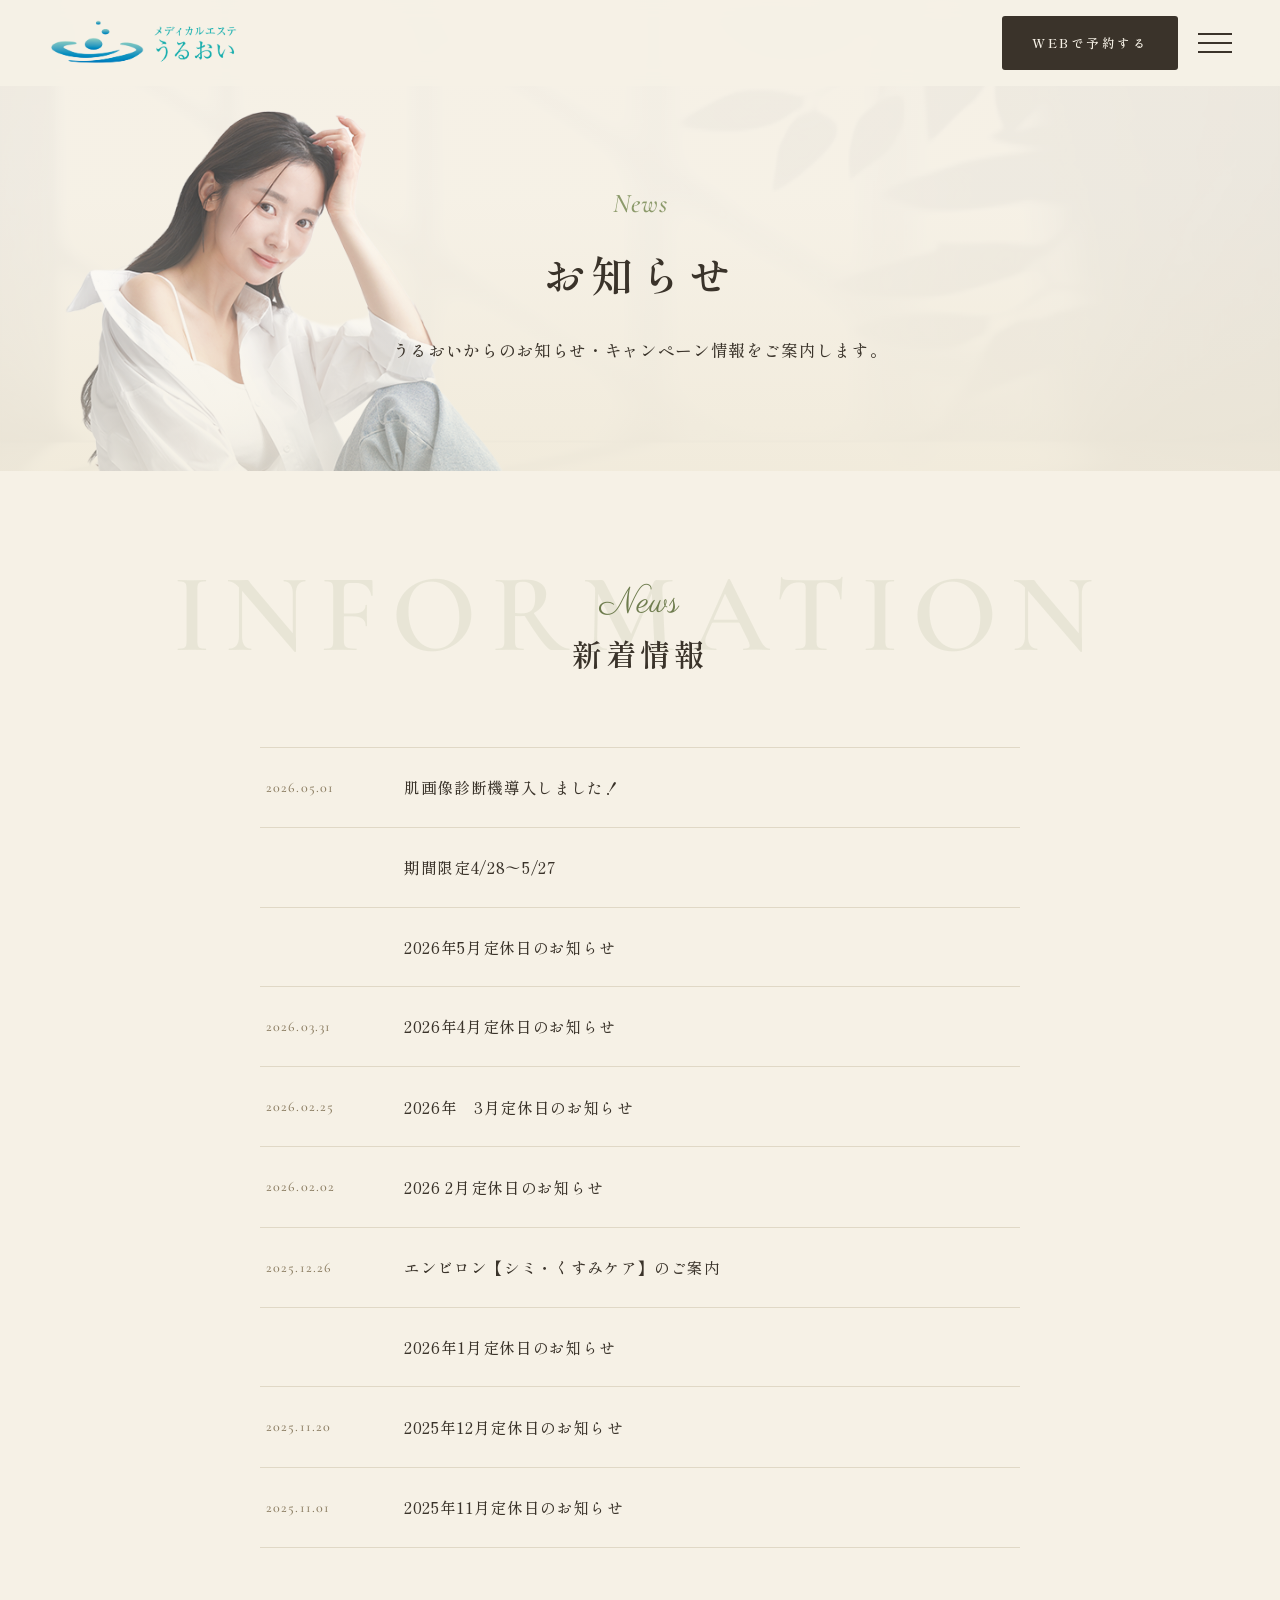
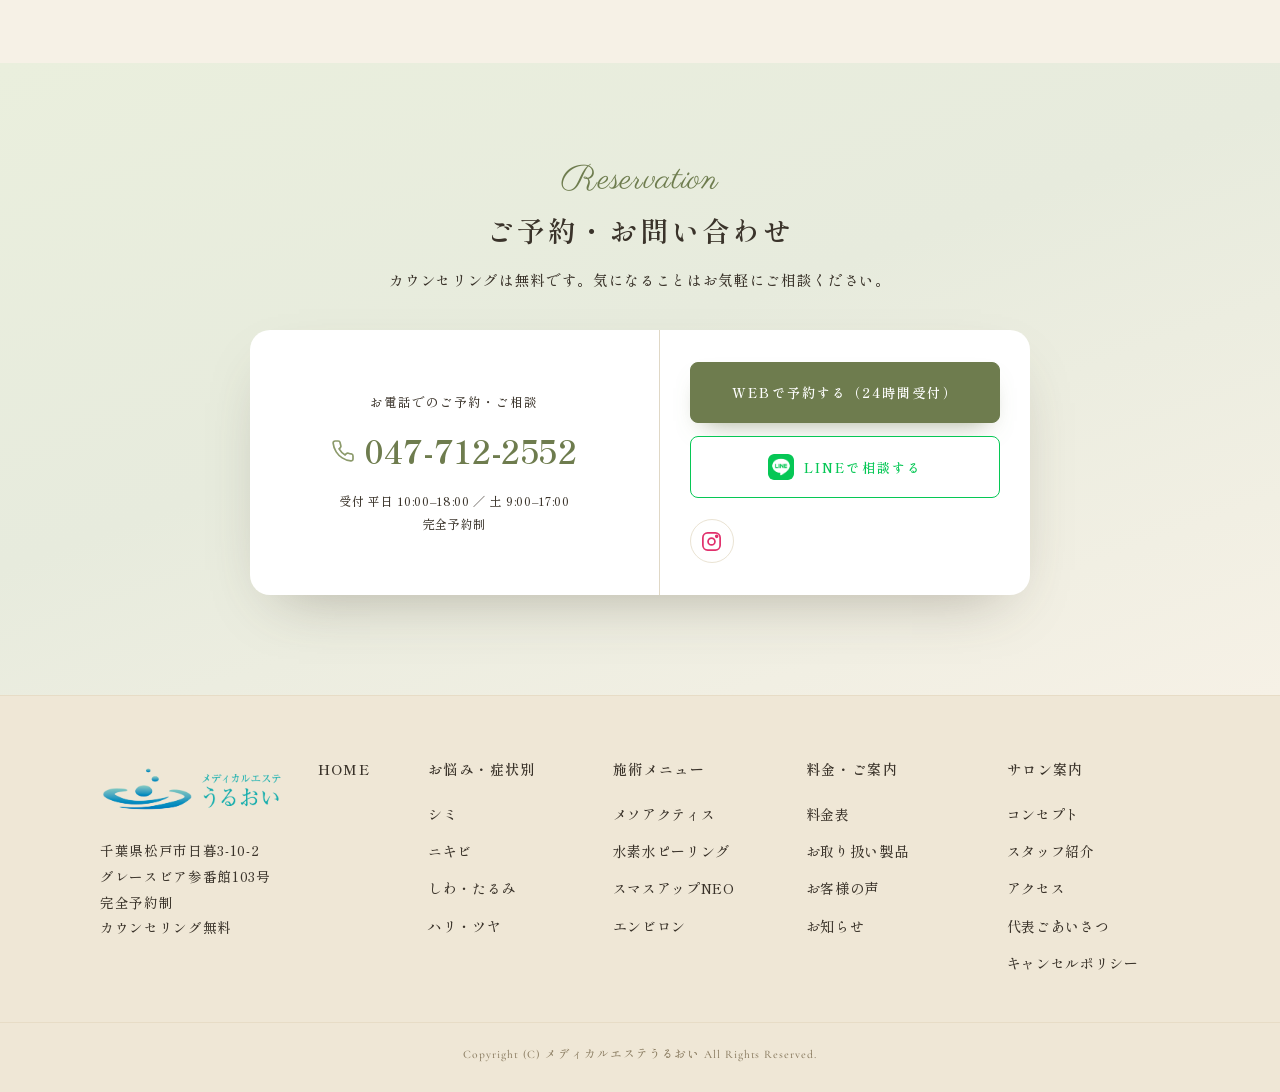
<file: news.html>
<!DOCTYPE html>
<html lang="ja">
<head>
<meta charset="UTF-8">
<meta name="viewport" content="width=device-width, initial-scale=1.0">
<title>お知らせ｜メディカルエステ うるおい</title>
    <meta name="description" content="メディカルエステうるおいからのお知らせ・キャンペーン情報。新メニューや定休日のご案内を掲載しています。千葉県松戸市八柱の医療エステ。" />
    <meta property="og:type" content="website" />
    <meta property="og:site_name" content="メディカルエステうるおい" />
    <meta property="og:title" content="お知らせ｜メディカルエステ うるおい" />
    <meta property="og:description" content="メディカルエステうるおいからのお知らせ・キャンペーン情報。新メニューや定休日のご案内を掲載しています。千葉県松戸市八柱の医療エステ。" />
    <meta property="og:image" content="https://medical-este-uruoi.com/img/top.jpg" />
    <meta name="twitter:card" content="summary_large_image" />
<link rel="icon" type="image/png" href="img/cropped-favicon.png?v=122">
<link rel="preconnect" href="https://fonts.googleapis.com">
<link rel="preconnect" href="https://fonts.gstatic.com" crossorigin>
<link href="https://fonts.googleapis.com/css2?family=Cormorant+Garamond:ital,wght@0,400;0,500;0,600;1,400;1,500;1,600&family=Shippori+Mincho:wght@400;500;600;700&family=Noto+Serif+JP:wght@300;400;500;600&family=Noto+Sans+JP:wght@300;400;500&family=Zen+Kaku+Gothic+New:wght@300;400;500;700&family=Parisienne&display=swap" rel="stylesheet">
<script>document.documentElement.className+=" js";</script>
<link rel="stylesheet" href="css/main.css?v=122">
<link rel="stylesheet" href="css/sub.css?v=122">
<link rel="stylesheet" href="css/news.css?v=122">
</head>
<body>
<header class="site-header">
  <a class="brand" href="index.html"><img class="logo-img" src="img/uruoi_logo.png" alt="メディカルエステ うるおい"></a>
  <div class="hd-right"><a class="hd-cta" href="https://airrsv.net/medical-uruoi/calendar" target="_blank" rel="noopener"><span class="hd-cta-tx">WEBで予約する</span><span class="hd-cta-ar"><svg viewBox="0 0 24 24" fill="none" stroke="currentColor" stroke-width="1.7" stroke-linecap="round" stroke-linejoin="round"><rect x="3" y="4.5" width="18" height="16" rx="2.5"/><path d="M3 9.5h18M8 2.5v4M16 2.5v4"/></svg></span></a><button class="burger" id="menuBtn" aria-label="メニュー">
    <span class="circle"><i></i><i></i><i></i></span><span class="lbl">MENU</span>
  </button></div>
</header>
<nav class="nav-overlay" id="navOverlay">
  <button class="close" id="navClose" aria-label="閉じる"><svg class="x-ico" width="34" height="34" viewBox="0 0 34 34" fill="none" stroke="currentColor" stroke-width="2" stroke-linecap="round"><path d="M3 3 31 31M31 3 3 31"/></svg></button>
  <div class="nav-grid">
    <div class="nav-side">
      <a href="index.html"><img class="nav-logo" src="img/uruoi_logo.png" alt="メディカルエステ うるおい"></a>
      <p class="nav-concept">皮膚科専門医監修の<br>メディカルエステサロン</p>
      <p class="nav-tel-l">ご予約・お問い合わせ</p>
      <a class="nav-tel" href="tel:0477122552">047-712-2552</a>
      <p class="nav-hours">平日 10:00–18:00 ／ 土 9:00–17:00<br />完全予約制</p>
          <div class="nav-cta">
            <a class="btn btn-cta" href="https://airrsv.net/medical-uruoi/calendar" target="_blank" rel="noopener">WEBで予約する</a>
            <a class="btn btn-line-app" href="https://page.line.me/npm0123f?oat_content=url&amp;openQrModal=true" target="_blank" rel="noopener"><img class="line-ico" src="img/LINE_Brand_icon.png" alt="" />LINEで予約する</a>
          </div>
      <p class="nav-addr">千葉県松戸市日暮3-10-2<br>グレースビア参番館103号</p>
      <div class="nav-sns">
            <a href="https://www.instagram.com/medicalesteuruoi/" target="_blank" rel="noopener" aria-label="Instagram"><svg width="16" height="16" viewBox="0 0 24 24" fill="none" stroke="currentColor" stroke-width="1.8"><rect x="3" y="3" width="18" height="18" rx="5" /><circle cx="12" cy="12" r="3.6" /><circle cx="17.4" cy="6.6" r="1" fill="currentColor" /></svg></a>
          </div>
    </div>
    <ul class="nav-list"><li><a href="index.html"><span class="jp">ホーム</span><span class="en">Home</span></a></li><li class="nav-cat">お悩み・施術</li><li><a href="treatment-shimi.html"><span class="jp">シミ・くすみ・肝斑</span><span class="en">Mesoactis</span></a></li><li><a href="treatment-nikibi.html"><span class="jp">ニキビ</span><span class="en">Hydrogen Peeling</span></a></li><li><a href="treatment-shiwa.html"><span class="jp">しわ・たるみ</span><span class="en">SMAS-up NEO</span></a></li><li><a href="treatment-hari.html"><span class="jp">ハリ・ツヤ</span><span class="en">Environ</span></a></li><li><a href="index.html#topic"><span class="jp">肌画像診断</span><span class="en">Neo Voir Mini</span></a></li><li class="nav-cat">料金・製品</li><li><a href="price.html"><span class="jp">料金表</span><span class="en">Price</span></a></li><li><a href="cosmetics.html"><span class="jp">お取り扱い製品</span><span class="en">Products</span></a></li><li class="nav-cat">サロン案内</li><li><a href="voice.html"><span class="jp">お客様の声</span><span class="en">Voice</span></a></li><li><a href="news.html"><span class="jp">お知らせ</span><span class="en">News</span></a></li><li><a href="index.html#greet"><span class="jp">代表ごあいさつ</span><span class="en">Greeting</span></a></li><li><a href="index.html#access"><span class="jp">アクセス・営業時間</span><span class="en">Access</span></a></li><li><a href="cancel-policy.html"><span class="jp">キャンセルポリシー</span><span class="en">Cancellation</span></a></li></ul>
  </div>
</nav>

<section class="page-hero">
  <div class="hero-art"><img class="ph" src="img/news.png" alt=""></div>
  <div class="hero-veil"></div>
  <div class="wrap hero-content reveal">
    <span class="script">News</span>
    <h1>お知らせ</h1>
    <p class="lead">うるおいからのお知らせ・キャンペーン情報をご案内します。</p>
  </div>
</section>

<section class="section">
  <div class="wrap">
    <div class="sec-head reveal"><span class="mark">INFORMATION</span><span class="script">News</span><h2 class="ttl">新着情報</h2></div>
    <ul class="nlist">
      <li class="nrow reveal"><div class="nmeta"><time class="ndate">2026.05.01</time></div><a class="ntitle" href="news-single.html">肌画像診断機導入しました！</a></li>
      <li class="nrow reveal"><div class="nmeta"><time class="ndate"></time></div><a class="ntitle" href="news-single.html">期間限定4/28〜5/27</a></li>
      <li class="nrow reveal"><div class="nmeta"><time class="ndate"></time></div><a class="ntitle" href="news-single.html">2026年5月定休日のお知らせ</a></li>
      <li class="nrow reveal"><div class="nmeta"><time class="ndate">2026.03.31</time></div><a class="ntitle" href="news-single.html">2026年4月定休日のお知らせ</a></li>
      <li class="nrow reveal"><div class="nmeta"><time class="ndate">2026.02.25</time></div><a class="ntitle" href="news-single.html">2026年　3月定休日のお知らせ</a></li>
      <li class="nrow reveal"><div class="nmeta"><time class="ndate">2026.02.02</time></div><a class="ntitle" href="news-single.html">2026 2月定休日のお知らせ</a></li>
      <li class="nrow reveal"><div class="nmeta"><time class="ndate">2025.12.26</time></div><a class="ntitle" href="news-single.html">エンビロン【シミ・くすみケア】のご案内</a></li>
      <li class="nrow reveal"><div class="nmeta"><time class="ndate"></time></div><a class="ntitle" href="news-single.html">2026年1月定休日のお知らせ</a></li>
      <li class="nrow reveal"><div class="nmeta"><time class="ndate">2025.11.20</time></div><a class="ntitle" href="news-single.html">2025年12月定休日のお知らせ</a></li>
      <li class="nrow reveal"><div class="nmeta"><time class="ndate">2025.11.01</time></div><a class="ntitle" href="news-single.html">2025年11月定休日のお知らせ</a></li>
    </ul>
  </div>
</section>
<section class="reserve" id="cta">
  <div class="wrap reveal">
    <span class="rs-script">Reservation</span>
    <h2>ご予約・お問い合わせ</h2>
    <p class="rs-lead">カウンセリングは無料です。<br class="rs-br" />気になることはお気軽にご相談ください。</p>
    <div class="rs-card">
      <div class="rs-tel">
        <span class="rs-lbl">お電話でのご予約・ご相談</span>
        <a class="rs-num" href="tel:0477122552"><svg width="24" height="24" viewBox="0 0 24 24" fill="none" stroke="currentColor" stroke-width="1.7"><path d="M22 16.92v3a2 2 0 0 1-2.18 2 19.79 19.79 0 0 1-8.63-3.07 19.5 19.5 0 0 1-6-6 19.79 19.79 0 0 1-3.07-8.67A2 2 0 0 1 4.11 2h3a2 2 0 0 1 2 1.72c.13.96.36 1.9.7 2.81a2 2 0 0 1-.45 2.11L8.09 9.91a16 16 0 0 0 6 6l1.27-1.27a2 2 0 0 1 2.11-.45c.91.34 1.85.57 2.81.7A2 2 0 0 1 22 16.92Z"/></svg>047-712-2552</a>
        <span class="rs-hours">受付 平日 10:00–18:00 ／ 土 9:00–17:00<br />完全予約制</span>
      </div>
      <div class="rs-sep"></div>
      <div class="rs-act">
        <a class="btn btn-cta" href="https://airrsv.net/medical-uruoi/calendar" target="_blank" rel="noopener">WEBで予約する（24時間受付）</a>
        <a class="btn btn-line-app" href="https://page.line.me/npm0123f?oat_content=url&amp;openQrModal=true" target="_blank" rel="noopener"><img class="line-ico" src="img/LINE_Brand_icon.png" alt="">LINEで相談する</a>
        <div class="rs-sns">
              <a href="https://www.instagram.com/medicalesteuruoi/" target="_blank" rel="noopener" aria-label="Instagram"><svg width="16" height="16" viewBox="0 0 24 24" fill="none" stroke="currentColor" stroke-width="1.8"><rect x="3" y="3" width="18" height="18" rx="5" /><circle cx="12" cy="12" r="3.6" /><circle cx="17.4" cy="6.6" r="1" fill="currentColor" /></svg></a>
            </div>
      </div>
    </div>
  </div>
</section>
<footer class="site-footer">
  <div class="wrap foot-grid">
    <div class="foot-brand">
      <a href="index.html"><img class="logo-img foot-logo" src="img/uruoi_logo.png" alt="メディカルエステ うるおい"></a>
      <address>千葉県松戸市日暮3-10-2<br>グレースビア参番館103号<br>完全予約制<br /><span style="white-space:nowrap">カウンセリング無料</span></address>
    </div>
    <div class="foot-col">
          <h5><a href="index.html">HOME</a></h5>
        </div>
        <div class="foot-col foot-acc">
          <h5>お悩み・症状別</h5>
          <a href="treatment-shimi.html">シミ</a>
          <a href="treatment-nikibi.html">ニキビ</a>
          <a href="treatment-shiwa.html">しわ・たるみ</a>
          <a href="treatment-hari.html">ハリ・ツヤ</a>
        </div>
        <div class="foot-col foot-acc">
          <h5>施術メニュー</h5>
          <a href="treatment-shimi.html">メソアクティス</a>
          <a href="treatment-nikibi.html">水素水ピーリング</a>
          <a href="treatment-shiwa.html">スマスアップNEO</a>
          <a href="treatment-hari.html">エンビロン</a>
        </div>
        <div class="foot-col foot-acc">
          <h5>料金・ご案内</h5>
          <a href="price.html">料金表</a>
          <a href="cosmetics.html">お取り扱い製品</a>
          <a href="voice.html">お客様の声</a>
          <a href="news.html">お知らせ</a>
        </div>
        <div class="foot-col foot-acc">
          <h5>サロン案内</h5>
          <a href="index.html#concept">コンセプト</a>
          <a href="index.html#staff">スタッフ紹介</a>
          <a href="index.html#access">アクセス</a>
          <a href="index.html#greet">代表ごあいさつ</a>
          <a href="cancel-policy.html">キャンセルポリシー</a>
        </div>
  </div>
  <p class="foot-bottom">Copyright (C) メディカルエステうるおい All Rights Reserved.</p>
</footer>
<script src="js/app.js?v=122"></script>
</body>
</html>
</file>
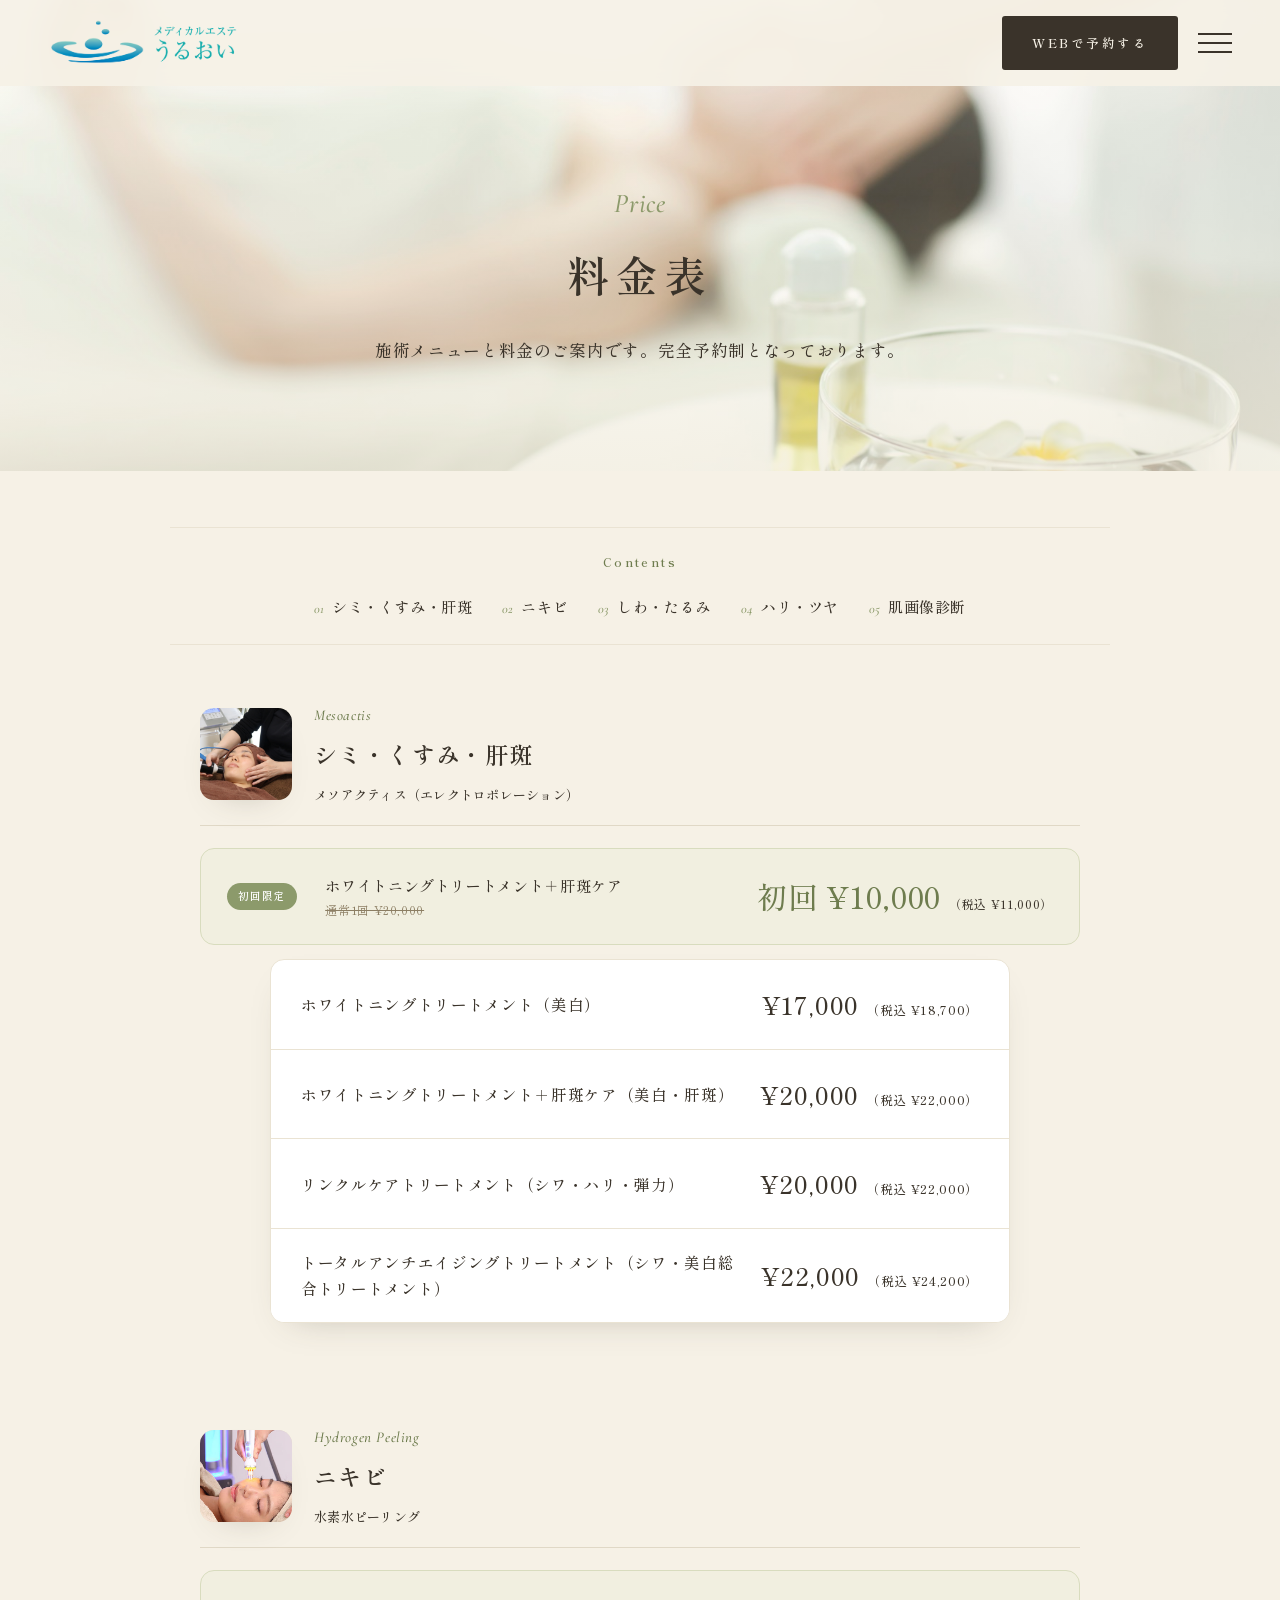
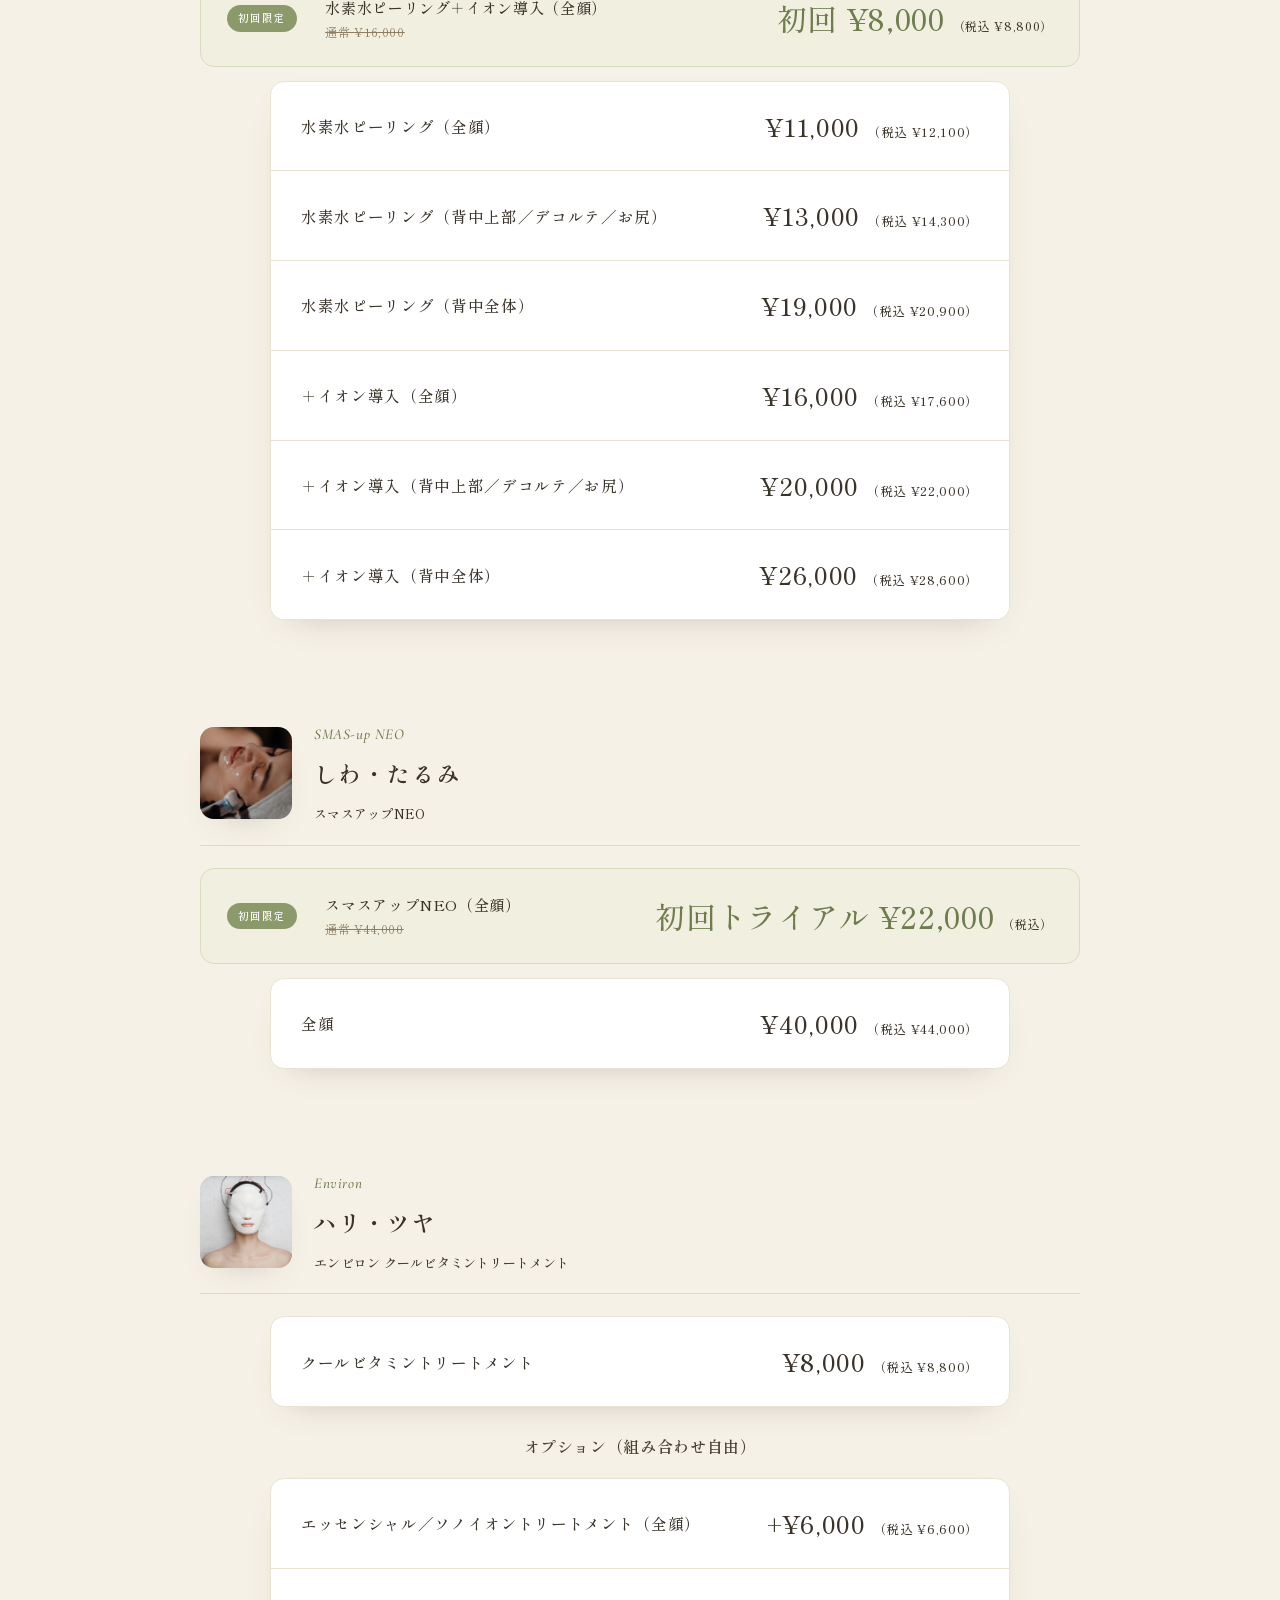
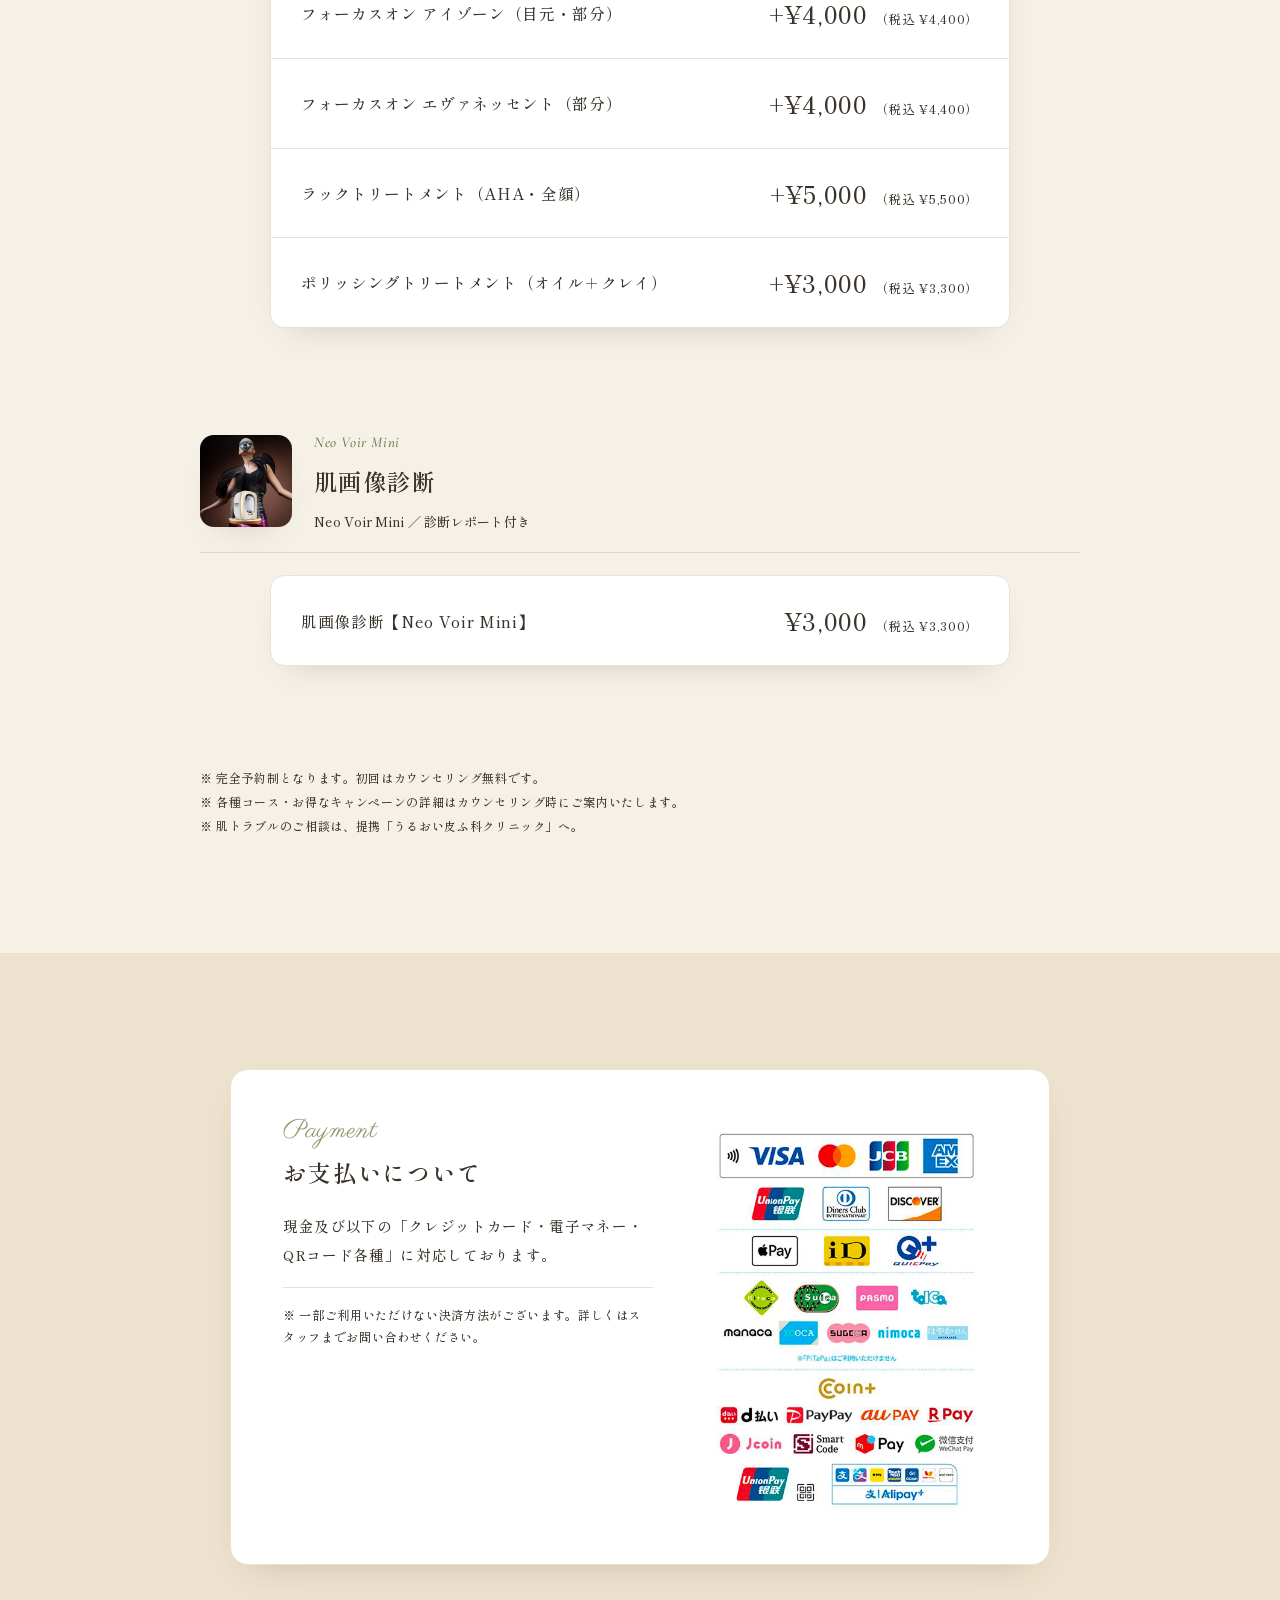
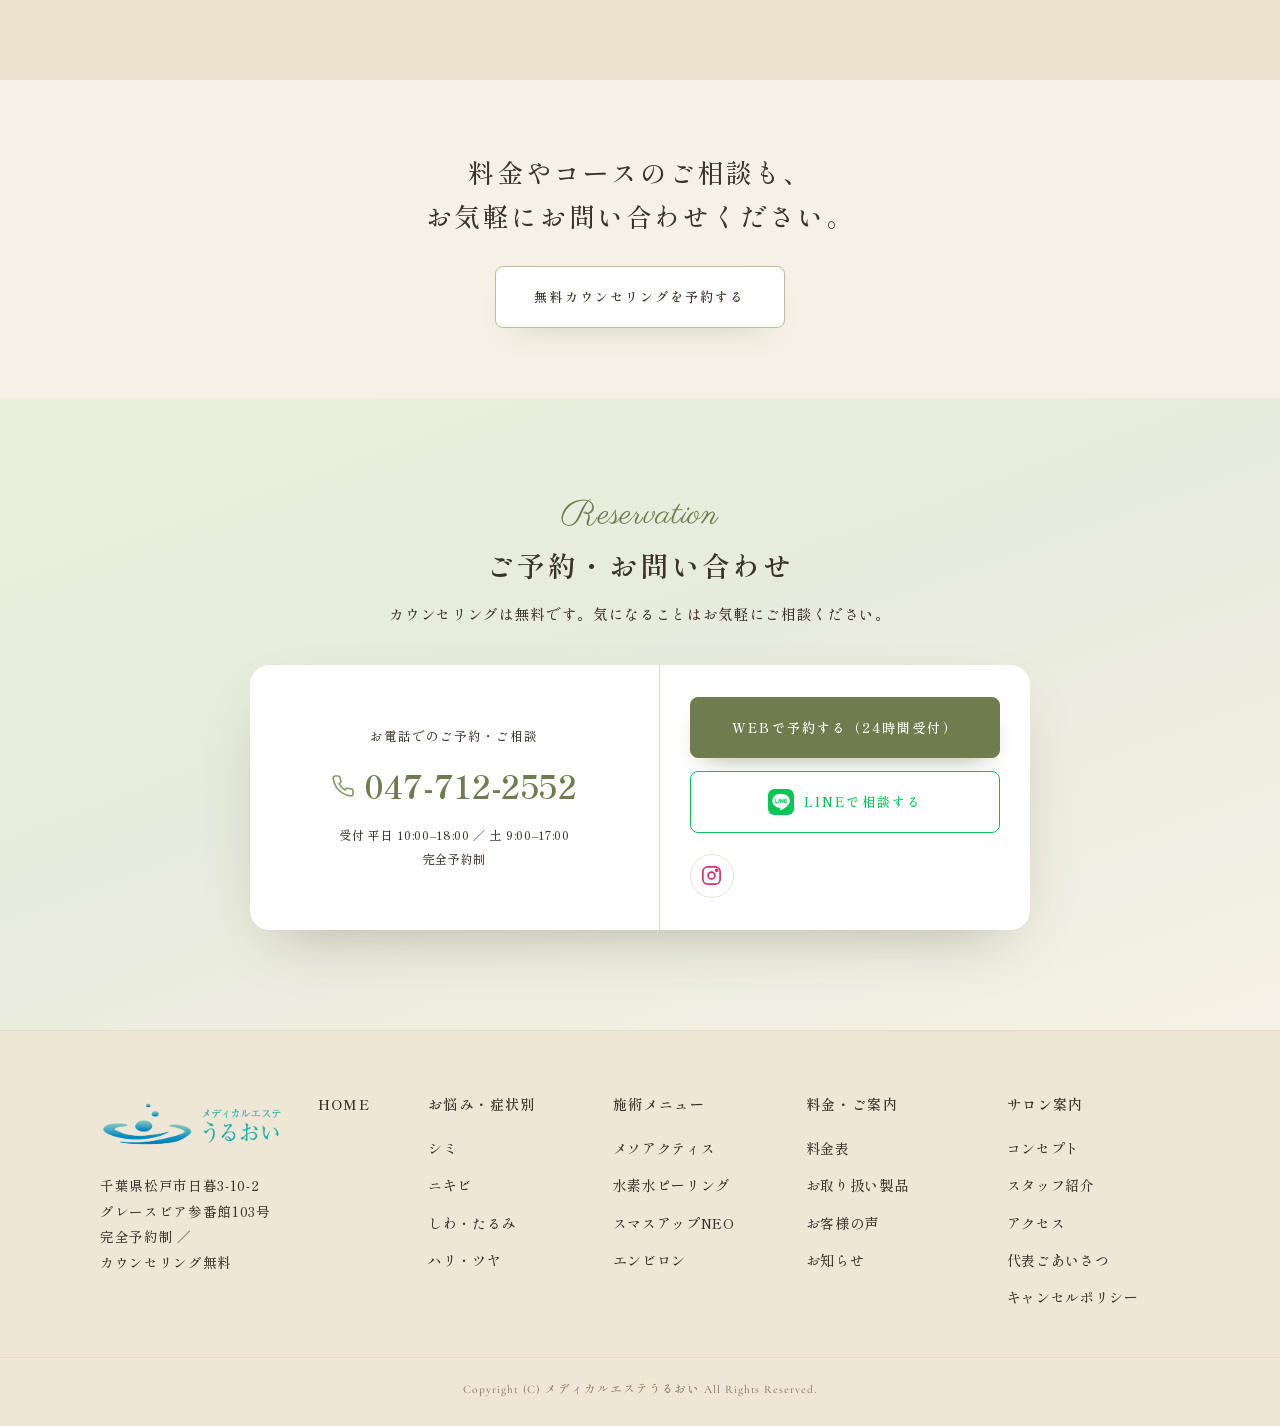
<file: price.html>
<!doctype html>
<html lang="ja">
  <head>
    <meta charset="UTF-8" />
    <meta name="viewport" content="width=device-width, initial-scale=1.0" />
    <title>料金表｜メディカルエステ うるおい</title>
    <meta name="description" content="メディカルエステうるおいの料金表。シミ・くすみ・肝斑、ニキビ、しわ・たるみ、ハリ・ツヤ、肌画像診断の各メニュー価格をご案内。各種クレジットカード対応・完全予約制。" />
    <meta property="og:type" content="website" />
    <meta property="og:site_name" content="メディカルエステうるおい" />
    <meta property="og:title" content="料金表｜メディカルエステ うるおい" />
    <meta property="og:description" content="メディカルエステうるおいの料金表。シミ・くすみ・肝斑、ニキビ、しわ・たるみ、ハリ・ツヤ、肌画像診断の各メニュー価格をご案内。各種クレジットカード対応・完全予約制。" />
    <meta property="og:image" content="https://medical-este-uruoi.com/img/top.jpg" />
    <meta name="twitter:card" content="summary_large_image" />
    <link rel="icon" type="image/png" href="img/cropped-favicon.png?v=122" />
    <link rel="preconnect" href="https://fonts.googleapis.com" />
    <link rel="preconnect" href="https://fonts.gstatic.com" crossorigin />
    <link
      href="https://fonts.googleapis.com/css2?family=Cormorant+Garamond:ital,wght@0,400;0,500;0,600;1,400;1,500;1,600&family=Shippori+Mincho:wght@400;500;600;700&family=Noto+Serif+JP:wght@300;400;500;600&family=Noto+Sans+JP:wght@300;400;500&family=Zen+Kaku+Gothic+New:wght@300;400;500;700&family=Parisienne&display=swap"
      rel="stylesheet"
    />
    <script>
      document.documentElement.className += " js";
    </script>
    <link rel="stylesheet" href="css/main.css?v=122" />
    <link rel="stylesheet" href="css/sub.css?v=122" />
    <link rel="stylesheet" href="css/price.css?v=122" />
  </head>
  <body>
    <header class="site-header">
      <a class="brand" href="index.html"
        ><img
          class="logo-img"
          src="img/uruoi_logo.png"
          alt="メディカルエステ うるおい"
      /></a>
      <div class="hd-right">
        <a
          class="hd-cta"
          href="https://airrsv.net/medical-uruoi/calendar"
          target="_blank"
          rel="noopener"
          ><span class="hd-cta-tx">WEBで予約する</span
          ><span class="hd-cta-ar"
            ><svg
              viewBox="0 0 24 24"
              fill="none"
              stroke="currentColor"
              stroke-width="1.7"
              stroke-linecap="round"
              stroke-linejoin="round"
            >
              <rect x="3" y="4.5" width="18" height="16" rx="2.5" />
              <path d="M3 9.5h18M8 2.5v4M16 2.5v4" /></svg></span></a
        ><button class="burger" id="menuBtn" aria-label="メニュー">
          <span class="circle"><i></i><i></i><i></i></span
          ><span class="lbl">MENU</span>
        </button>
      </div>
    </header>
    <nav class="nav-overlay" id="navOverlay">
      <button class="close" id="navClose" aria-label="閉じる">
        <svg
          class="x-ico"
          width="34"
          height="34"
          viewBox="0 0 34 34"
          fill="none"
          stroke="currentColor"
          stroke-width="2"
          stroke-linecap="round"
        >
          <path d="M3 3 31 31M31 3 3 31" />
        </svg>
      </button>
      <div class="nav-grid">
        <div class="nav-side">
          <a href="index.html"
            ><img
              class="nav-logo"
              src="img/uruoi_logo.png"
              alt="メディカルエステ うるおい"
          /></a>
          <p class="nav-concept">
            皮膚科専門医監修の<br />メディカルエステサロン
          </p>
          <p class="nav-tel-l">ご予約・お問い合わせ</p>
          <a class="nav-tel" href="tel:0477122552">047-712-2552</a>
          <p class="nav-hours">
            平日 10:00–18:00 ／ 土 9:00–17:00<br />完全予約制
          </p>
          <div class="nav-cta">
            <a class="btn btn-cta" href="https://airrsv.net/medical-uruoi/calendar" target="_blank" rel="noopener">WEBで予約する</a>
            <a class="btn btn-line-app" href="https://page.line.me/npm0123f?oat_content=url&amp;openQrModal=true" target="_blank" rel="noopener"><img class="line-ico" src="img/LINE_Brand_icon.png" alt="" />LINEで予約する</a>
          </div>
          <p class="nav-addr">
            千葉県松戸市日暮3-10-2<br />グレースビア参番館103号
          </p>
          <div class="nav-sns">
            <a href="https://www.instagram.com/medicalesteuruoi/" target="_blank" rel="noopener" aria-label="Instagram"><svg width="16" height="16" viewBox="0 0 24 24" fill="none" stroke="currentColor" stroke-width="1.8"><rect x="3" y="3" width="18" height="18" rx="5" /><circle cx="12" cy="12" r="3.6" /><circle cx="17.4" cy="6.6" r="1" fill="currentColor" /></svg></a>
          </div>
        </div>
        <ul class="nav-list">
          <li>
            <a href="index.html"
              ><span class="jp">ホーム</span><span class="en">Home</span></a
            >
          </li>
          <li class="nav-cat">お悩み・施術</li>
          <li>
            <a href="treatment-shimi.html"
              ><span class="jp">シミ・くすみ・肝斑</span
              ><span class="en">Mesoactis</span></a
            >
          </li>
          <li>
            <a href="treatment-nikibi.html"
              ><span class="jp">ニキビ</span
              ><span class="en">Hydrogen Peeling</span></a
            >
          </li>
          <li>
            <a href="treatment-shiwa.html"
              ><span class="jp">しわ・たるみ</span
              ><span class="en">SMAS-up NEO</span></a
            >
          </li>
          <li>
            <a href="treatment-hari.html"
              ><span class="jp">ハリ・ツヤ</span
              ><span class="en">Environ</span></a
            >
          </li>
          <li>
            <a href="index.html#topic"
              ><span class="jp">肌画像診断</span
              ><span class="en">Neo Voir Mini</span></a
            >
          </li>
          <li class="nav-cat">料金・製品</li>
          <li>
            <a href="price.html"
              ><span class="jp">料金表</span><span class="en">Price</span></a
            >
          </li>
          <li>
            <a href="cosmetics.html"
              ><span class="jp">お取り扱い製品</span
              ><span class="en">Products</span></a
            >
          </li>
          <li class="nav-cat">サロン案内</li>
          <li>
            <a href="voice.html"
              ><span class="jp">お客様の声</span
              ><span class="en">Voice</span></a
            >
          </li>
          <li>
            <a href="news.html"
              ><span class="jp">お知らせ</span><span class="en">News</span></a
            >
          </li>
          <li>
            <a href="index.html#greet"
              ><span class="jp">代表ごあいさつ</span
              ><span class="en">Greeting</span></a
            >
          </li>
          <li>
            <a href="index.html#access"
              ><span class="jp">アクセス・営業時間</span><span class="en">Access</span></a
            >
          </li>
          <li>
            <a href="cancel-policy.html"
              ><span class="jp">キャンセルポリシー</span
              ><span class="en">Cancellation</span></a
            >
          </li>
        </ul>
      </div>
    </nav>
    <section class="page-hero">
      <div class="hero-art">
        <img class="ph" src="img/price.jpeg" alt="" decoding="async" /><svg
          class="artsvg"
          viewBox="0 0 1280 480"
          preserveAspectRatio="xMidYMid slice"
          xmlns="http://www.w3.org/2000/svg"
        >
          <defs>
            <linearGradient id="hg22" x1="0" y1="0" x2="0.5" y2="1">
              <stop offset="0" stop-color="#F4EFE4" />
              <stop offset="1" stop-color="#E8DEC8" />
            </linearGradient>
            <radialGradient id="hh22" cx="68%" cy="26%" r="62%">
              <stop offset="0" stop-color="#ffffff" stop-opacity=".5" />
              <stop offset="100%" stop-color="#ffffff" stop-opacity="0" />
            </radialGradient>
          </defs>
          <rect width="1280" height="480" fill="url(#hg22)" />
          <rect width="1280" height="480" fill="url(#hh22)" />
        </svg>
      </div>
      <div class="hero-veil"></div>
      <div class="wrap hero-content reveal">
        <span class="script">Price</span>
        <h1>料金表</h1>
        <p class="lead">
          施術メニューと料金のご案内です。<br class="sp-br" />完全予約制となっております。
        </p>
      </div>
    </section>
    <nav class="toc reveal" aria-label="このページの目次" style="margin: 56px auto">
      <a href="#price-shimi">シミ・くすみ・肝斑</a><a href="#price-nikibi">ニキビ</a
      ><a href="#price-shiwa">しわ・たるみ</a
      ><a href="#price-hari">ハリ・ツヤ</a
      ><a href="#price-skin">肌画像診断</a>
    </nav>
    <section class="section cream" style="padding-top: 0">
      <div class="wrap narrow">
        <div class="pcat reveal" id="price-shimi">
          <div class="pcat-head">
            <div class="pcat-thumb">
              <img class="ph" src="img/mesoactis.jpg" alt="" decoding="async" />
            </div>
            <div class="pcat-meta">
              <span class="pcat-en">Mesoactis</span>
              <h3 class="pcat-jp">シミ・くすみ・肝斑</h3>
              <p class="pcat-tag">メソアクティス<br class="br400" />（エレクトロポレーション）</p>
            </div>
          </div>
          <div class="pl-first">
            <span class="pl-tag">初回限定</span
            ><span class="pl-first-nm"
              >ホワイトニングトリートメント＋肝斑ケア<small
                >通常1回 ¥20,000</small
              ></span
            ><span class="pl-first-amt"
              >初回 ¥10,000<small>（税込 ¥11,000）</small></span
            >
          </div>
          <div class="menu-table">
            <div class="mrow">
              <span class="mn">ホワイトニングトリートメント（美白）</span
              ><span class="mp">¥17,000<small>（税込 ¥18,700）</small></span>
            </div>
            <div class="mrow">
              <span class="mn">ホワイトニングトリートメント＋肝斑ケア（美白・肝斑）</span
              ><span class="mp">¥20,000<small>（税込 ¥22,000）</small></span>
            </div>
            <div class="mrow">
              <span class="mn">リンクルケアトリートメント（シワ・ハリ・弾力）</span
              ><span class="mp">¥20,000<small>（税込 ¥22,000）</small></span>
            </div>
            <div class="mrow">
              <span class="mn">トータルアンチエイジングトリートメント（シワ・美白総合トリートメント）</span
              ><span class="mp">¥22,000<small>（税込 ¥24,200）</small></span>
            </div>
          </div>
        </div>
        <div class="pcat reveal" id="price-nikibi">
          <div class="pcat-head">
            <div class="pcat-thumb">
              <img
                class="ph"
                src="img/suiso_peeling.jpg"
                alt=""
                decoding="async"
              />
            </div>
            <div class="pcat-meta">
              <span class="pcat-en">Hydrogen Peeling</span>
              <h3 class="pcat-jp">ニキビ</h3>
              <p class="pcat-tag">水素水ピーリング</p>
            </div>
          </div>
          <div class="pl-first">
            <span class="pl-tag">初回限定</span
            ><span class="pl-first-nm"
              >水素水ピーリング＋イオン導入（全顔）<small
                >通常 ¥16,000</small
              ></span
            ><span class="pl-first-amt"
              >初回 ¥8,000<small>（税込 ¥8,800）</small></span
            >
          </div>
          <div class="menu-table">
            <div class="mrow">
              <span class="mn">水素水ピーリング（全顔）</span
              ><span class="mp">¥11,000<small>（税込 ¥12,100）</small></span>
            </div>
            <div class="mrow">
              <span class="mn"
                >水素水ピーリング（背中上部／デコルテ／お尻）</span
              ><span class="mp">¥13,000<small>（税込 ¥14,300）</small></span>
            </div>
            <div class="mrow">
              <span class="mn">水素水ピーリング（背中全体）</span
              ><span class="mp">¥19,000<small>（税込 ¥20,900）</small></span>
            </div>
            <div class="mrow">
              <span class="mn">＋イオン導入（全顔）</span
              ><span class="mp">¥16,000<small>（税込 ¥17,600）</small></span>
            </div>
            <div class="mrow">
              <span class="mn"
                >＋イオン導入（背中上部／デコルテ／お尻）</span
              ><span class="mp">¥20,000<small>（税込 ¥22,000）</small></span>
            </div>
            <div class="mrow">
              <span class="mn">＋イオン導入（背中全体）</span
              ><span class="mp">¥26,000<small>（税込 ¥28,600）</small></span>
            </div>
          </div>
        </div>
        <div class="pcat reveal" id="price-shiwa">
          <div class="pcat-head">
            <div class="pcat-thumb">
              <img class="ph" src="img/smasup.png" alt="" decoding="async" />
            </div>
            <div class="pcat-meta">
              <span class="pcat-en">SMAS-up NEO</span>
              <h3 class="pcat-jp">しわ・たるみ</h3>
              <p class="pcat-tag">スマスアップNEO</p>
            </div>
          </div>
          <div class="pl-first">
            <span class="pl-tag">初回限定</span
            ><span class="pl-first-nm"
              >スマスアップNEO（全顔）<small>通常 ¥44,000</small></span
            ><span class="pl-first-amt"
              >初回トライアル ¥22,000<small>（税込）</small></span
            >
          </div>
          <div class="menu-table">
            <div class="mrow">
              <span class="mn">全顔</span
              ><span class="mp">¥40,000<small>（税込 ¥44,000）</small></span>
            </div>
          </div>
        </div>
        <div class="pcat reveal" id="price-hari">
          <div class="pcat-head">
            <div class="pcat-thumb">
              <img
                class="ph"
                src="img/vitamin_treatment.jpg"
                alt=""
                decoding="async"
              />
            </div>
            <div class="pcat-meta">
              <span class="pcat-en">Environ</span>
              <h3 class="pcat-jp">ハリ・ツヤ</h3>
              <p class="pcat-tag">エンビロン クールビタミントリートメント</p>
            </div>
          </div>
          <div class="menu-table">
            <div class="mrow">
              <span class="mn">クールビタミントリートメント</span
              ><span class="mp">¥8,000<small>（税込 ¥8,800）</small></span>
            </div>
          </div>
          <p class="pl-sub" style="margin-top: 24px">
            オプション（組み合わせ自由）
          </p>
          <div class="menu-table">
            <div class="mrow">
              <span class="mn"
                >エッセンシャル／ソノイオントリートメント（全顔）</span
              ><span class="mp">+¥6,000<small>（税込 ¥6,600）</small></span>
            </div>
            <div class="mrow">
              <span class="mn">フォーカスオン アイゾーン（目元・部分）</span
              ><span class="mp">+¥4,000<small>（税込 ¥4,400）</small></span>
            </div>
            <div class="mrow">
              <span class="mn">フォーカスオン エヴァネッセント（部分）</span
              ><span class="mp">+¥4,000<small>（税込 ¥4,400）</small></span>
            </div>
            <div class="mrow">
              <span class="mn">ラックトリートメント（AHA・全顔）</span
              ><span class="mp">+¥5,000<small>（税込 ¥5,500）</small></span>
            </div>
            <div class="mrow">
              <span class="mn"
                >ポリッシングトリートメント（オイル＋クレイ）</span
              ><span class="mp">+¥3,000<small>（税込 ¥3,300）</small></span>
            </div>
          </div>
        </div>
        <div class="pcat reveal" id="price-skin">
          <div class="pcat-head">
            <div class="pcat-thumb">
              <img
                class="ph"
                src="img/肌画像診断.png"
                alt=""
                decoding="async"
              />
            </div>
            <div class="pcat-meta">
              <span class="pcat-en">Neo Voir Mini</span>
              <h3 class="pcat-jp">肌画像診断</h3>
              <p class="pcat-tag">Neo Voir Mini ／ 診断レポート付き</p>
            </div>
          </div>
          <div class="menu-table">
            <div class="mrow">
              <span class="mn">肌画像診断【Neo Voir Mini】</span
              ><span class="mp">¥3,000<small>（税込 ¥3,300）</small></span>
            </div>
          </div>
        </div>
        <p class="price-note">
          ※ 完全予約制となります。初回はカウンセリング無料です。<br />※
          各種コース・お得なキャンペーンの詳細はカウンセリング時にご案内いたします。<br />※
          肌トラブルのご相談は、提携「うるおい皮ふ科クリニック」へ。
        </p>
      </div>
    </section>
    <section class="section beige">
      <div class="wrap narrow">
        <div class="pay-card reveal">
          <div class="pay-info">
            <span class="pay-script">Payment</span>
            <h3 class="pay-h">お支払いについて</h3>
            <p class="pay-lead">
              現金及び以下の<br class="sp-br" />「クレジットカード・電子マネー・QRコード各種」<br class="sp-br" />に対応しております。
            </p>
            <p class="pay-note">
              ※ 一部ご利用いただけない決済方法がございます。<br class="sp-br" />詳しくはスタッフまでお問い合わせください。
            </p>
          </div>
          <div class="pay-logos">
            <img
              src="img/決済方法.png"
              alt="ご利用いただけるお支払い方法：各種クレジットカード・電子マネー・QRコード決済"
              decoding="async"
            />
          </div>
        </div>
      </div>
    </section>
    <section class="cta-banner">
      <div class="wrap reveal">
        <p>料金やコースのご相談も、<br />お気軽にお問い合わせください。</p>
        <a class="btn btn-solid" href="https://airrsv.net/medical-uruoi/calendar" target="_blank" rel="noopener">無料カウンセリングを予約する</a>
      </div>
    </section>

    <section class="reserve" id="cta">
      <div class="wrap reveal">
        <span class="rs-script">Reservation</span>
        <h2>ご予約・お問い合わせ</h2>
        <p class="rs-lead">
          カウンセリングは無料です。<br class="rs-br" />気になることはお気軽にご相談ください。
        </p>
        <div class="rs-card">
          <div class="rs-tel">
            <span class="rs-lbl">お電話でのご予約・ご相談</span>
            <a class="rs-num" href="tel:0477122552"
              ><svg
                width="24"
                height="24"
                viewBox="0 0 24 24"
                fill="none"
                stroke="currentColor"
                stroke-width="1.7"
              >
                <path
                  d="M22 16.92v3a2 2 0 0 1-2.18 2 19.79 19.79 0 0 1-8.63-3.07 19.5 19.5 0 0 1-6-6 19.79 19.79 0 0 1-3.07-8.67A2 2 0 0 1 4.11 2h3a2 2 0 0 1 2 1.72c.13.96.36 1.9.7 2.81a2 2 0 0 1-.45 2.11L8.09 9.91a16 16 0 0 0 6 6l1.27-1.27a2 2 0 0 1 2.11-.45c.91.34 1.85.57 2.81.7A2 2 0 0 1 22 16.92Z"
                /></svg
              >047-712-2552</a
            >
            <span class="rs-hours"
              >受付 平日 10:00–18:00 ／ 土 9:00–17:00<br />完全予約制</span
            >
          </div>
          <div class="rs-sep"></div>
          <div class="rs-act">
            <a class="btn btn-cta" href="https://airrsv.net/medical-uruoi/calendar" target="_blank" rel="noopener">WEBで予約する（24時間受付）</a>
            <a class="btn btn-line-app" href="https://page.line.me/npm0123f?oat_content=url&amp;openQrModal=true" target="_blank" rel="noopener"
              ><img
                class="line-ico"
                src="img/LINE_Brand_icon.png"
                alt=""
              />LINEで相談する</a
            >
            <div class="rs-sns">
              <a href="https://www.instagram.com/medicalesteuruoi/" target="_blank" rel="noopener" aria-label="Instagram"><svg width="16" height="16" viewBox="0 0 24 24" fill="none" stroke="currentColor" stroke-width="1.8"><rect x="3" y="3" width="18" height="18" rx="5" /><circle cx="12" cy="12" r="3.6" /><circle cx="17.4" cy="6.6" r="1" fill="currentColor" /></svg></a>
            </div>
          </div>
        </div>
      </div>
    </section>
    <footer class="site-footer">
      <div class="wrap foot-grid">
        <div class="foot-brand">
          <a href="index.html"
            ><img
              class="logo-img foot-logo"
              src="img/uruoi_logo.png"
              alt="メディカルエステ うるおい"
          /></a>
          <address>
            千葉県松戸市日暮3-10-2<br />グレースビア参番館103号<br />完全予約制
            ／ <span style="white-space: nowrap">カウンセリング無料</span>
          </address>
        </div>
        <div class="foot-col">
          <h5><a href="index.html">HOME</a></h5>
        </div>
        <div class="foot-col foot-acc">
          <h5>お悩み・症状別</h5>
          <a href="treatment-shimi.html">シミ</a>
          <a href="treatment-nikibi.html">ニキビ</a>
          <a href="treatment-shiwa.html">しわ・たるみ</a>
          <a href="treatment-hari.html">ハリ・ツヤ</a>
        </div>
        <div class="foot-col foot-acc">
          <h5>施術メニュー</h5>
          <a href="treatment-shimi.html">メソアクティス</a>
          <a href="treatment-nikibi.html">水素水ピーリング</a>
          <a href="treatment-shiwa.html">スマスアップNEO</a>
          <a href="treatment-hari.html">エンビロン</a>
        </div>
        <div class="foot-col foot-acc">
          <h5>料金・ご案内</h5>
          <a href="price.html">料金表</a>
          <a href="cosmetics.html">お取り扱い製品</a>
          <a href="voice.html">お客様の声</a>
          <a href="news.html">お知らせ</a>
        </div>
        <div class="foot-col foot-acc">
          <h5>サロン案内</h5>
          <a href="index.html#concept">コンセプト</a>
          <a href="index.html#staff">スタッフ紹介</a>
          <a href="index.html#access">アクセス</a>
          <a href="index.html#greet">代表ごあいさつ</a>
          <a href="cancel-policy.html">キャンセルポリシー</a>
        </div>
      </div>
      <p class="foot-bottom">
        Copyright (C) メディカルエステうるおい All Rights Reserved.
      </p>
    </footer>
    <script src="js/app.js?v=122"></script>
  </body>
</html>
</file>
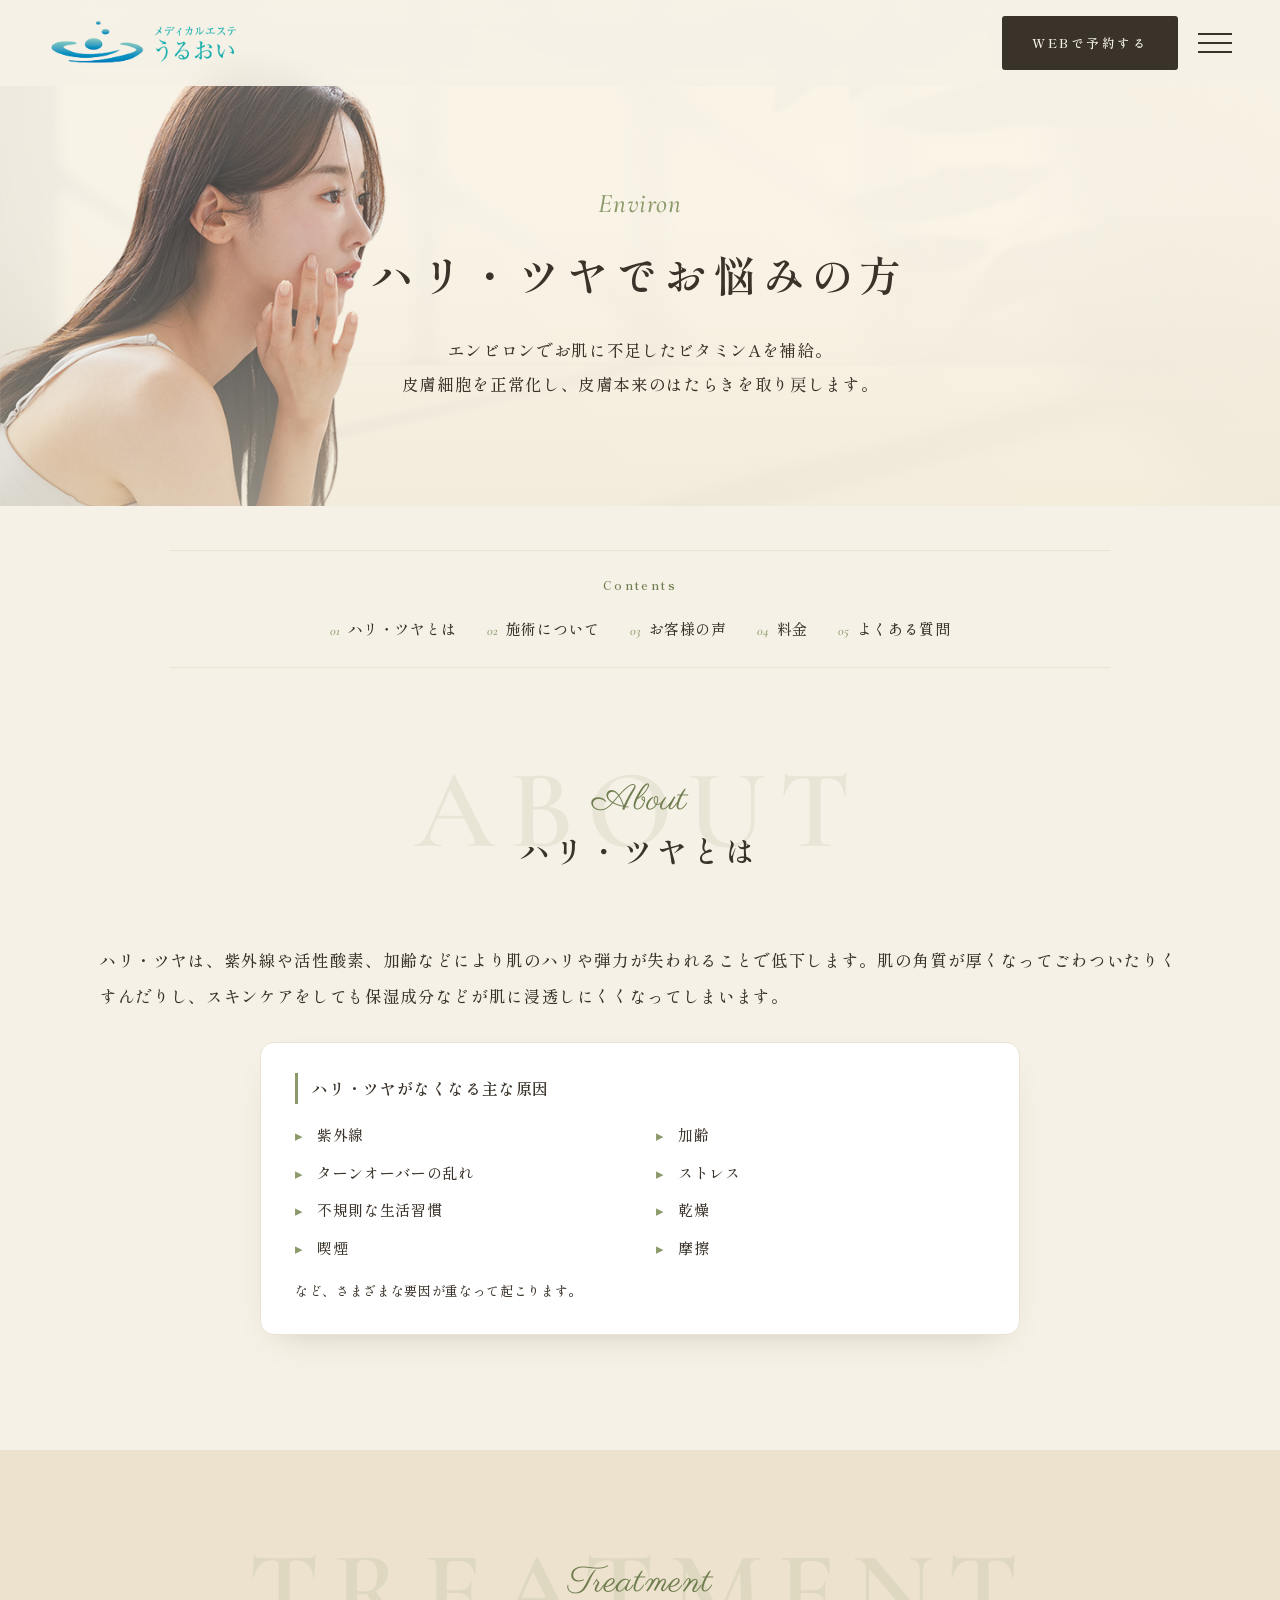
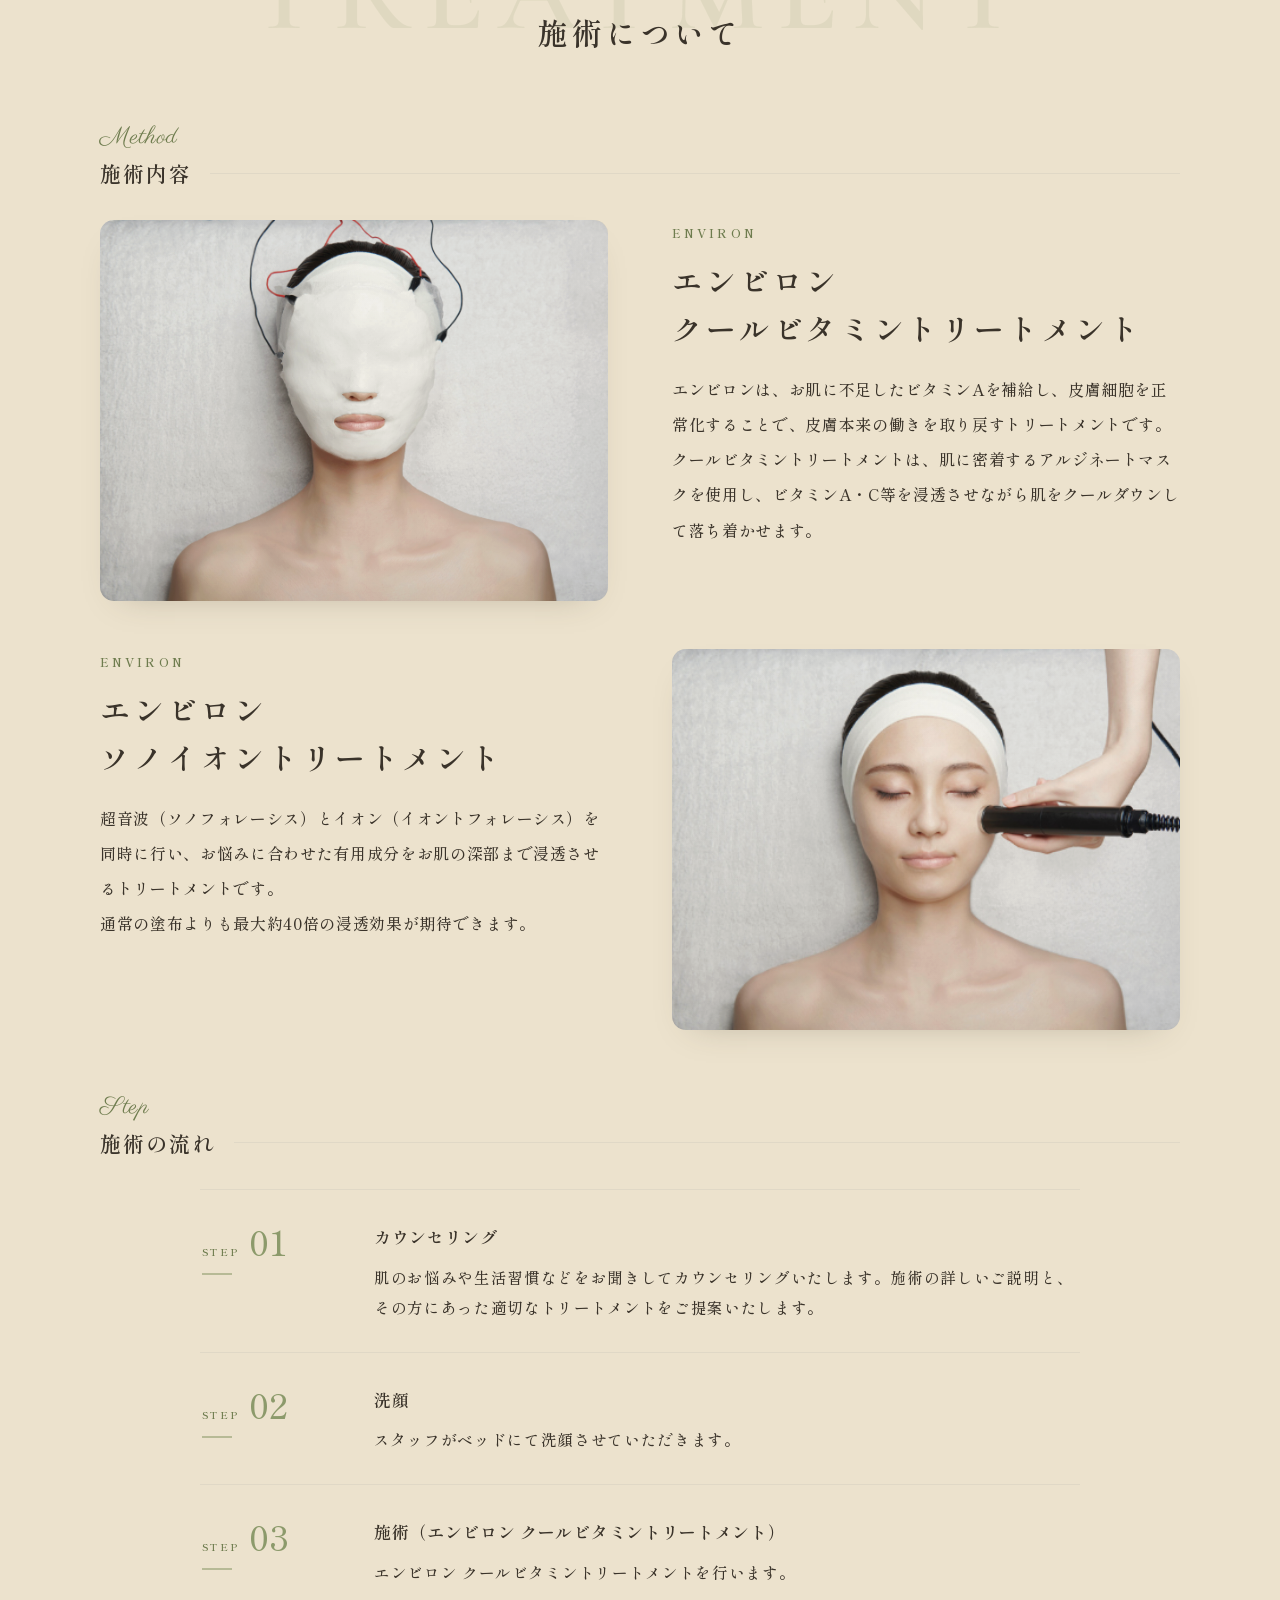
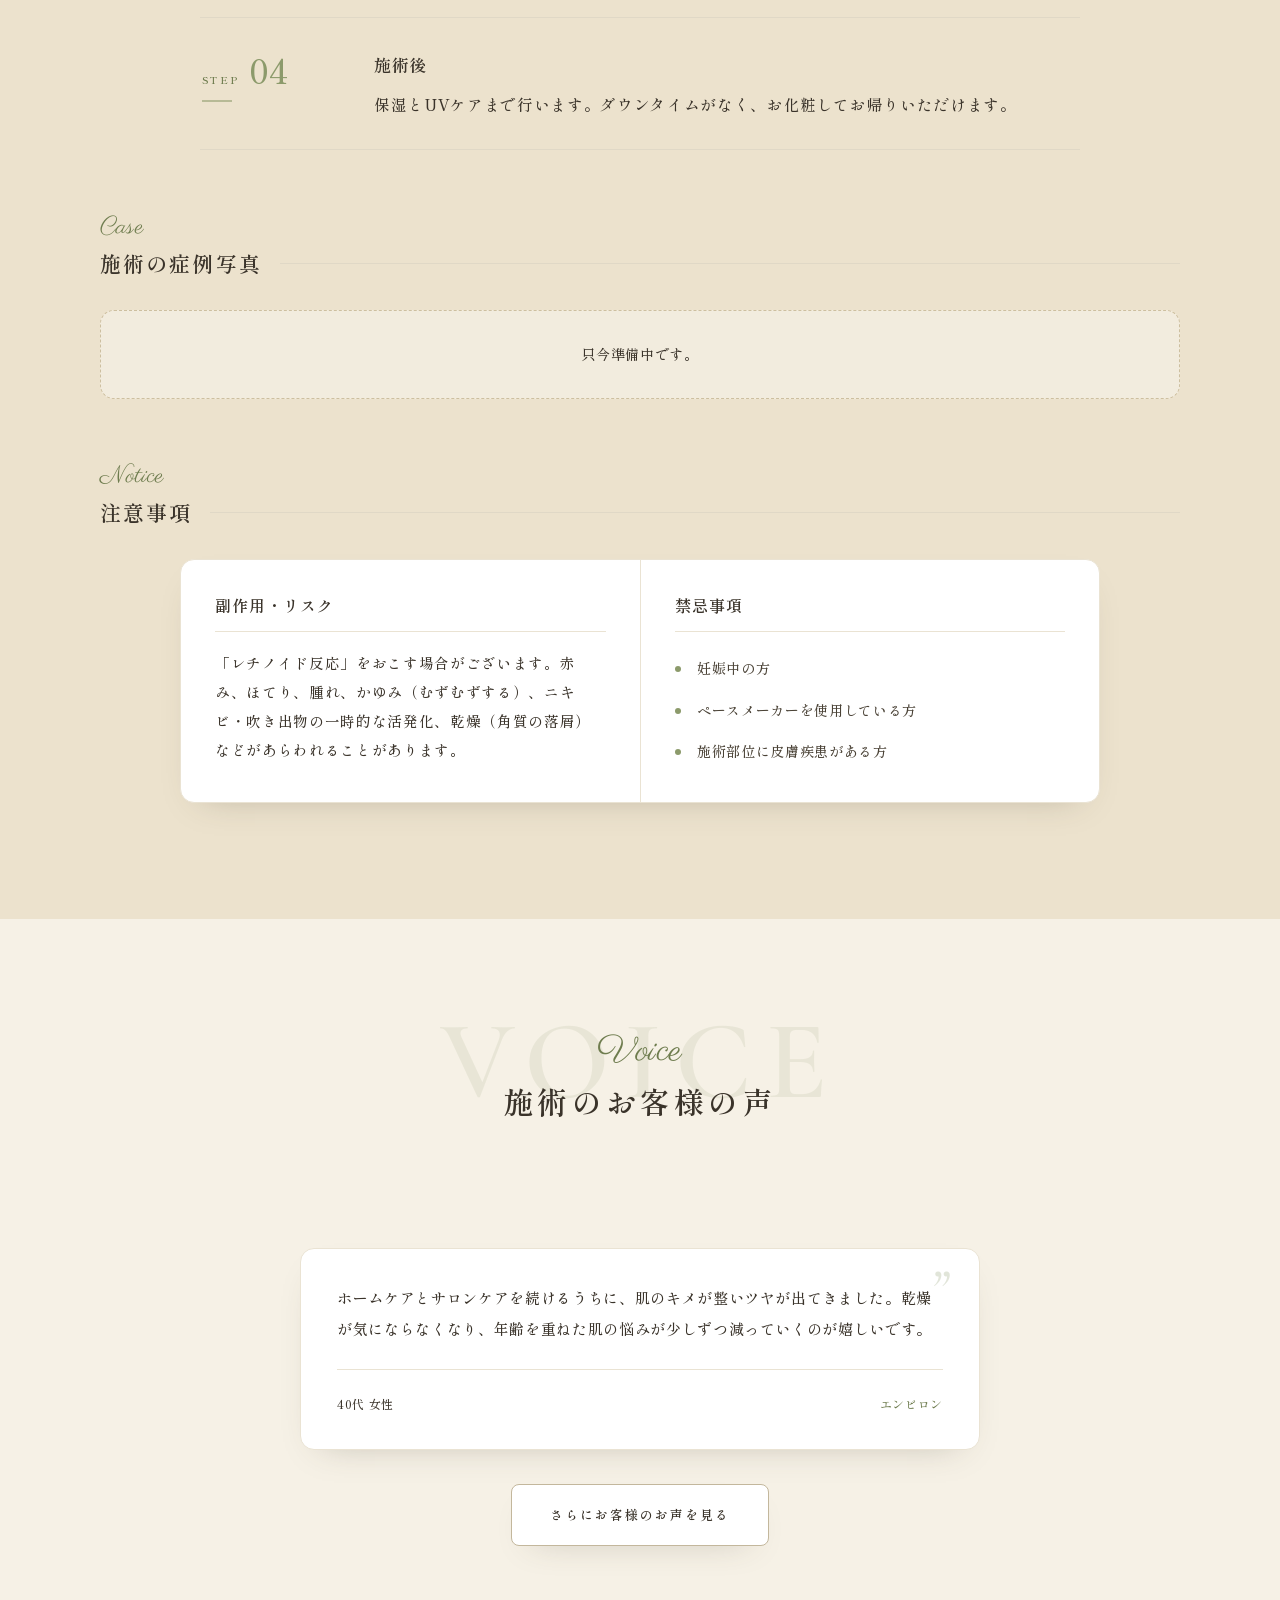
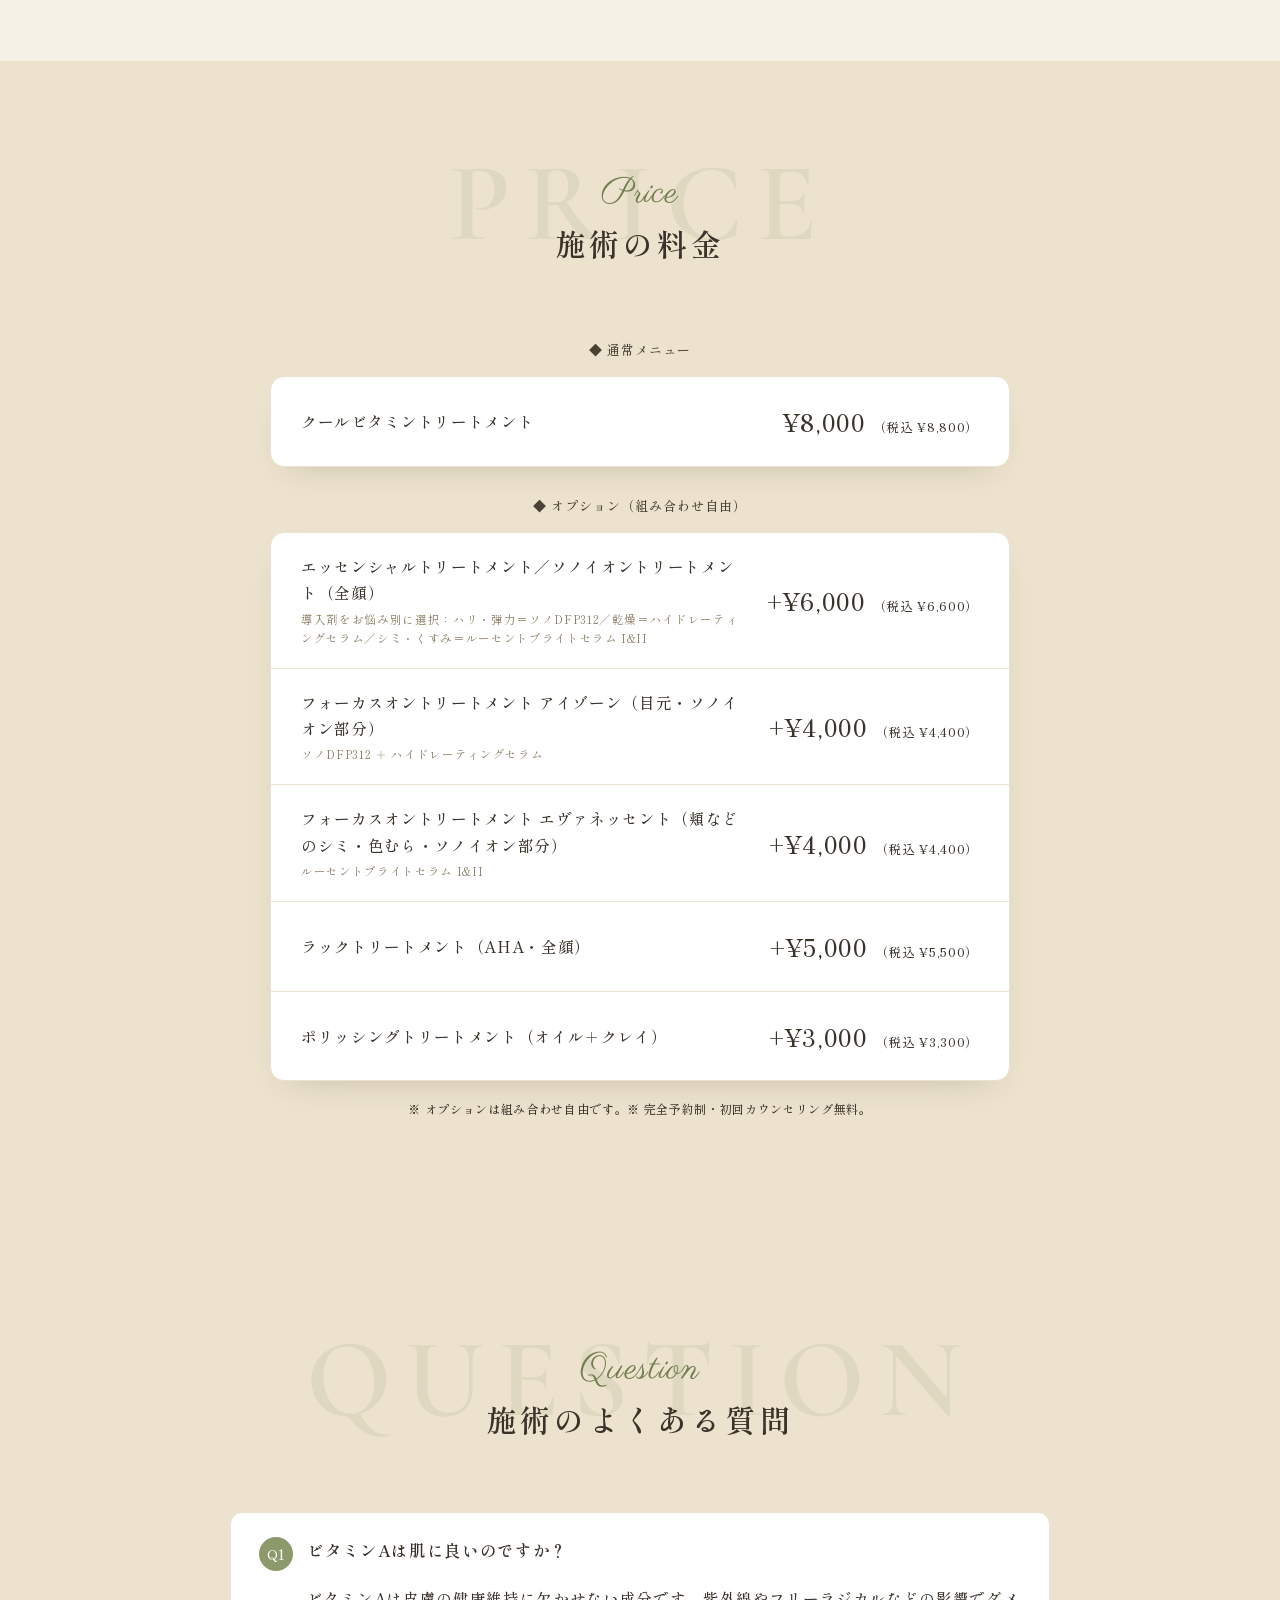
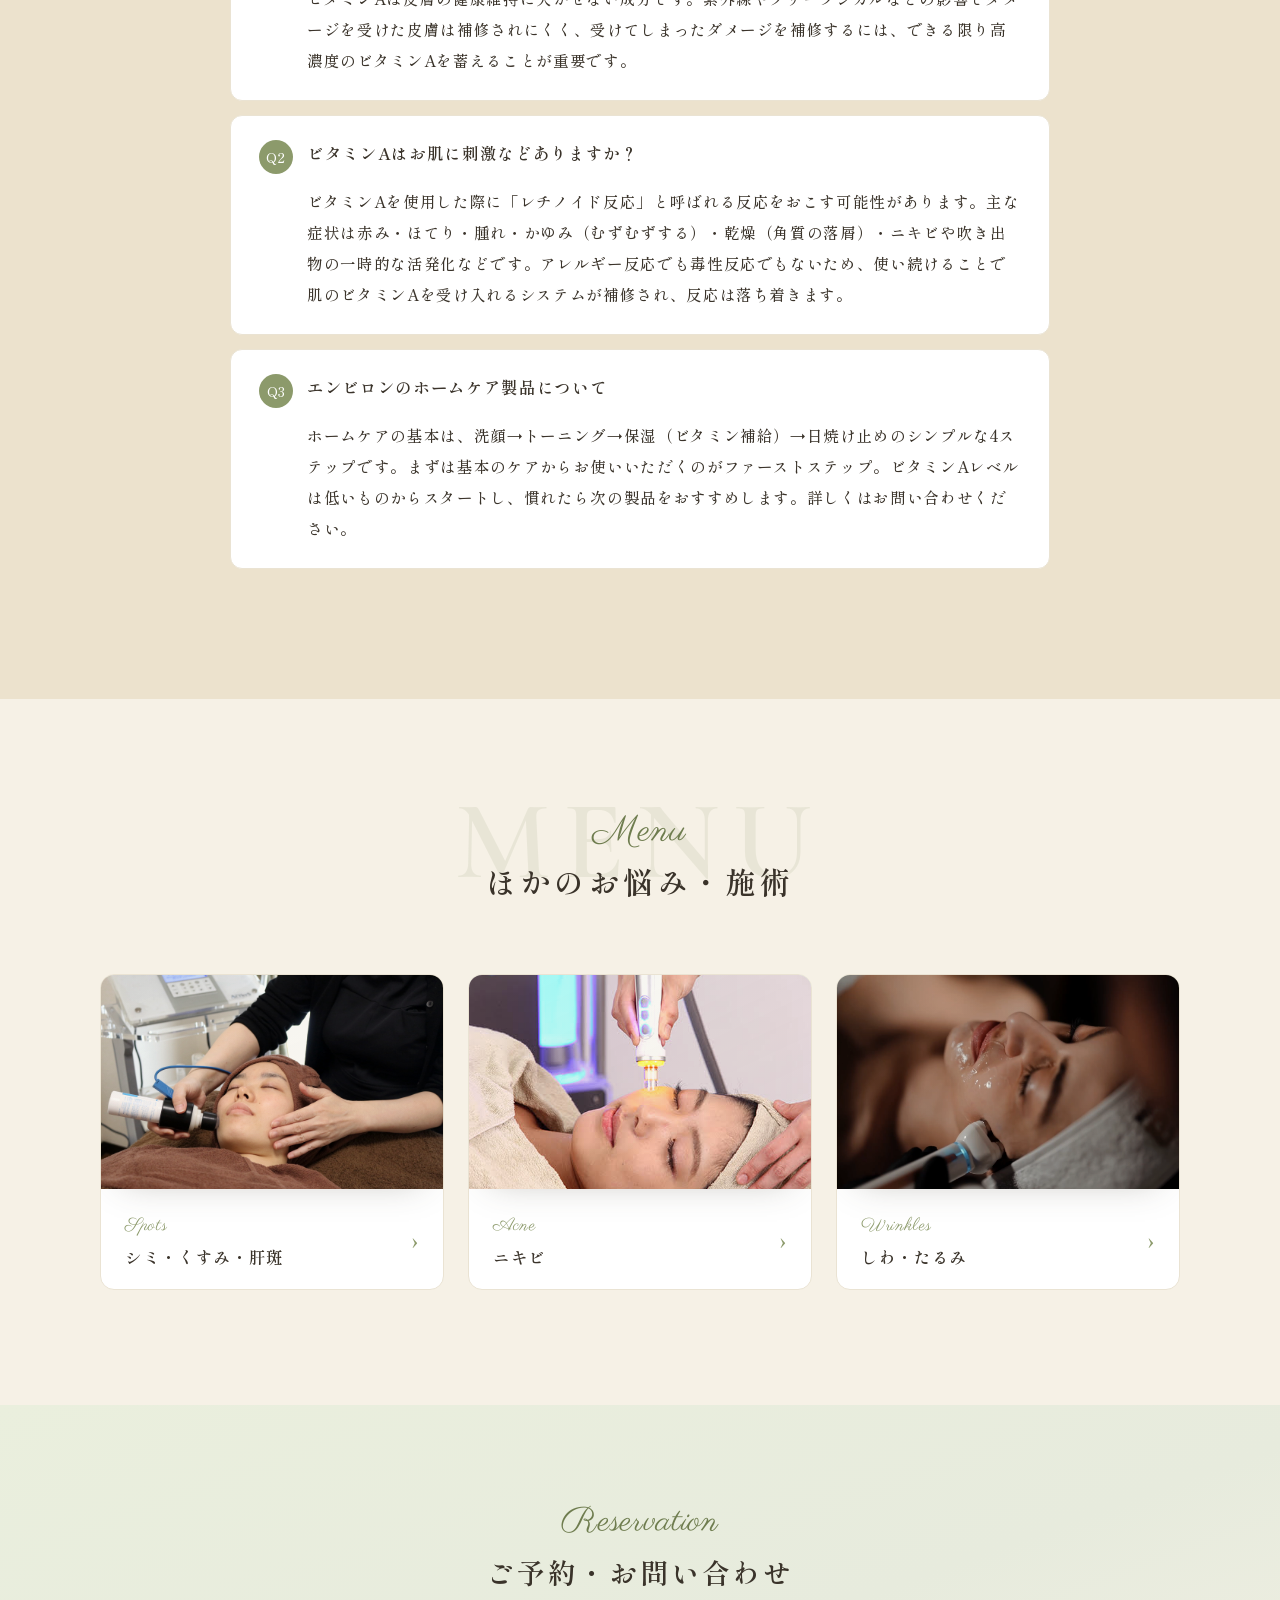
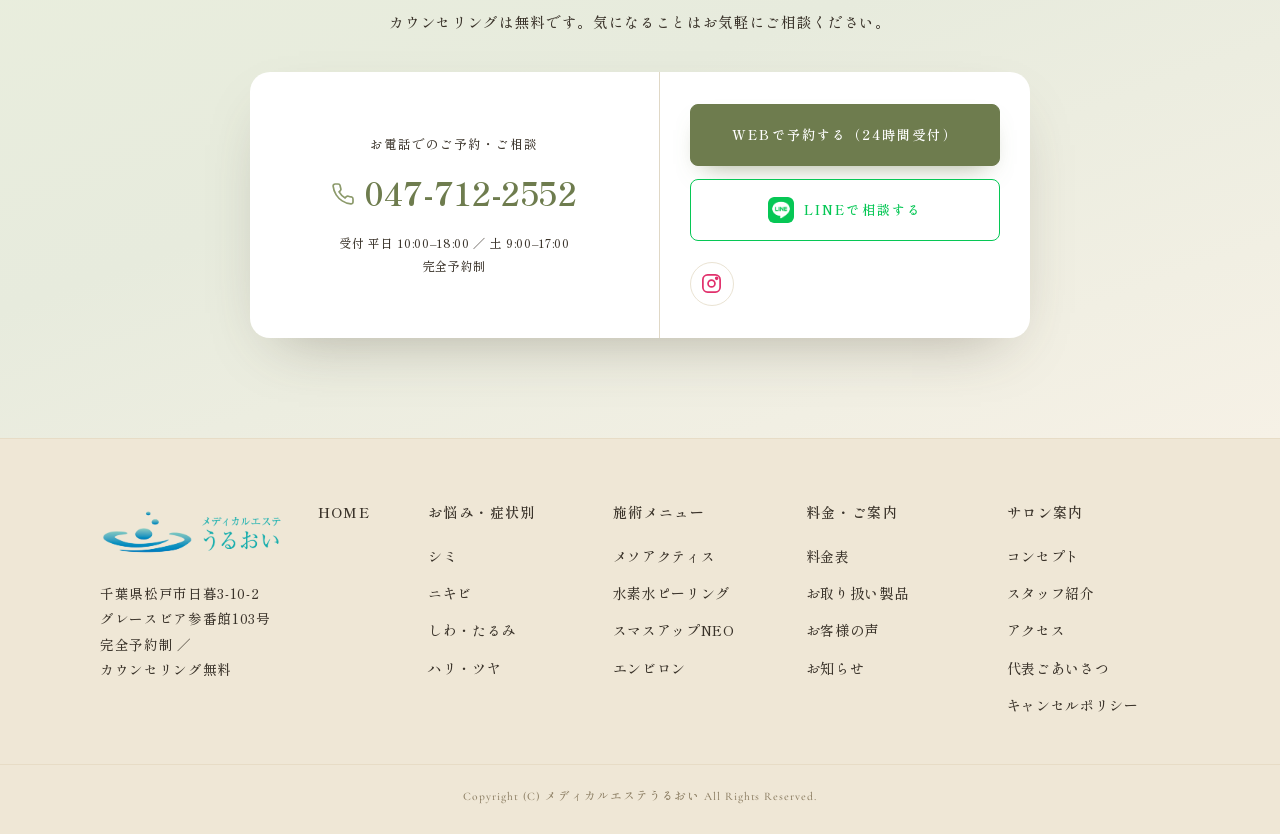
<file: treatment-hari.html>
<!doctype html>
<html lang="ja">
  <head>
    <meta charset="UTF-8" />
    <meta name="viewport" content="width=device-width, initial-scale=1.0" />
    <title>ハリ・ツヤでお悩みの方｜メディカルエステ うるおい</title>
    <meta name="description" content="ハリ・ツヤにエンビロン。ビタミンAを段階的に取り入れるステップアップシステムで、サロンケアとホームケアのダブルケアをご提案。メディカルエステうるおい（松戸市八柱）。" />
    <meta property="og:type" content="website" />
    <meta property="og:site_name" content="メディカルエステうるおい" />
    <meta property="og:title" content="ハリ・ツヤでお悩みの方｜メディカルエステ うるおい" />
    <meta property="og:description" content="ハリ・ツヤにエンビロン。ビタミンAを段階的に取り入れるステップアップシステムで、サロンケアとホームケアのダブルケアをご提案。メディカルエステうるおい（松戸市八柱）。" />
    <meta property="og:image" content="https://medical-este-uruoi.com/img/top.jpg" />
    <meta name="twitter:card" content="summary_large_image" />
    <link rel="icon" type="image/png" href="img/cropped-favicon.png?v=122" />
    <link rel="preconnect" href="https://fonts.googleapis.com" />
    <link rel="preconnect" href="https://fonts.gstatic.com" crossorigin />
    <link
      href="https://fonts.googleapis.com/css2?family=Cormorant+Garamond:ital,wght@0,400;0,500;0,600;1,400;1,500;1,600&family=Shippori+Mincho:wght@400;500;600;700&family=Noto+Serif+JP:wght@300;400;500;600&family=Noto+Sans+JP:wght@300;400;500&family=Zen+Kaku+Gothic+New:wght@300;400;500;700&family=Parisienne&display=swap"
      rel="stylesheet"
    />
    <script>
      document.documentElement.className += " js";
    </script>
    <link rel="stylesheet" href="css/main.css?v=122" />
    <link rel="stylesheet" href="css/sub.css?v=122" />
    <link rel="stylesheet" href="css/treatment-hari.css?v=122" />
  </head>
  <body>
    <header class="site-header">
      <a class="brand" href="index.html"
        ><img
          class="logo-img"
          src="img/uruoi_logo.png"
          alt="メディカルエステ うるおい"
      /></a>
      <div class="hd-right">
        <a
          class="hd-cta"
          href="https://airrsv.net/medical-uruoi/calendar"
          target="_blank"
          rel="noopener"
          ><span class="hd-cta-tx">WEBで予約する</span
          ><span class="hd-cta-ar"
            ><svg
              viewBox="0 0 24 24"
              fill="none"
              stroke="currentColor"
              stroke-width="1.7"
              stroke-linecap="round"
              stroke-linejoin="round"
            >
              <rect x="3" y="4.5" width="18" height="16" rx="2.5" />
              <path d="M3 9.5h18M8 2.5v4M16 2.5v4" /></svg></span></a
        ><button class="burger" id="menuBtn" aria-label="メニュー">
          <span class="circle"><i></i><i></i><i></i></span
          ><span class="lbl">MENU</span>
        </button>
      </div>
    </header>
    <nav class="nav-overlay" id="navOverlay">
      <button class="close" id="navClose" aria-label="閉じる">
        <svg
          class="x-ico"
          width="34"
          height="34"
          viewBox="0 0 34 34"
          fill="none"
          stroke="currentColor"
          stroke-width="2"
          stroke-linecap="round"
        >
          <path d="M3 3 31 31M31 3 3 31" />
        </svg>
      </button>
      <div class="nav-grid">
        <div class="nav-side">
          <a href="index.html"><img
            class="nav-logo"
            src="img/uruoi_logo.png"
            alt="メディカルエステ うるおい"
          /></a>
          <p class="nav-concept">
            皮膚科専門医監修の<br />メディカルエステサロン
          </p>
          <p class="nav-tel-l">ご予約・お問い合わせ</p>
          <a class="nav-tel" href="tel:0477122552">047-712-2552</a>

          <p class="nav-hours">
            平日 10:00–18:00 ／ 土 9:00–17:00<br />完全予約制
          </p>
          <div class="nav-cta">
            <a class="btn btn-cta" href="https://airrsv.net/medical-uruoi/calendar" target="_blank" rel="noopener">WEBで予約する</a>
            <a class="btn btn-line-app" href="https://page.line.me/npm0123f?oat_content=url&amp;openQrModal=true" target="_blank" rel="noopener"><img class="line-ico" src="img/LINE_Brand_icon.png" alt="" />LINEで予約する</a>
          </div>
          <p class="nav-addr">
            千葉県松戸市日暮3-10-2<br />グレースビア参番館103号
          </p>
          <div class="nav-sns">
            <a href="https://www.instagram.com/medicalesteuruoi/" target="_blank" rel="noopener" aria-label="Instagram"><svg width="16" height="16" viewBox="0 0 24 24" fill="none" stroke="currentColor" stroke-width="1.8"><rect x="3" y="3" width="18" height="18" rx="5" /><circle cx="12" cy="12" r="3.6" /><circle cx="17.4" cy="6.6" r="1" fill="currentColor" /></svg></a>
          </div>
        </div>
        <ul class="nav-list">
          <li>
            <a href="index.html"
              ><span class="jp">ホーム</span><span class="en">Home</span></a
            >
          </li>
          <li class="nav-cat">お悩み・施術</li>
          <li>
            <a href="treatment-shimi.html"
              ><span class="jp">シミ・くすみ・肝斑</span
              ><span class="en">Mesoactis</span></a
            >
          </li>
          <li>
            <a href="treatment-nikibi.html"
              ><span class="jp">ニキビ</span
              ><span class="en">Hydrogen Peeling</span></a
            >
          </li>
          <li>
            <a href="treatment-shiwa.html"
              ><span class="jp">しわ・たるみ</span
              ><span class="en">SMAS-up NEO</span></a
            >
          </li>
          <li>
            <a href="treatment-hari.html"
              ><span class="jp">ハリ・ツヤ</span
              ><span class="en">Environ</span></a
            >
          </li>
          <li>
            <a href="index.html#topic"
              ><span class="jp">肌画像診断</span
              ><span class="en">Neo Voir Mini</span></a
            >
          </li>
          <li class="nav-cat">料金・製品</li>
          <li>
            <a href="price.html"
              ><span class="jp">料金表</span><span class="en">Price</span></a
            >
          </li>
          <li>
            <a href="cosmetics.html"
              ><span class="jp">お取り扱い製品</span
              ><span class="en">Products</span></a
            >
          </li>
          <li class="nav-cat">サロン案内</li>
          <li>
            <a href="voice.html"
              ><span class="jp">お客様の声</span
              ><span class="en">Voice</span></a
            >
          </li>
          <li>
            <a href="news.html"
              ><span class="jp">お知らせ</span><span class="en">News</span></a
            >
          </li>
          <li>
            <a href="index.html#greet"
              ><span class="jp">代表ごあいさつ</span
              ><span class="en">Greeting</span></a
            >
          </li>
          <li>
            <a href="index.html#access"
              ><span class="jp">アクセス・営業時間</span><span class="en">Access</span></a
            >
          </li>
          <li>
            <a href="cancel-policy.html"
              ><span class="jp">キャンセルポリシー</span
              ><span class="en">Cancellation</span></a
            >
          </li>
        </ul>
      </div>
    </nav>
    <section class="page-hero">
      <div class="hero-art">
        <img
          class="ph"
          src="img/teatment_top.png"
          alt=""
          decoding="async"
        /><svg
          class="artsvg"
          viewBox="0 0 1280 480"
          preserveAspectRatio="xMidYMid slice"
          xmlns="http://www.w3.org/2000/svg"
        >
          <defs>
            <linearGradient id="hg16" x1="0" y1="0" x2="0.5" y2="1">
              <stop offset="0" stop-color="#F5EFE2" />
              <stop offset="1" stop-color="#ECDFC2" />
            </linearGradient>
            <radialGradient id="hh16" cx="68%" cy="26%" r="62%">
              <stop offset="0" stop-color="#ffffff" stop-opacity=".5" />
              <stop offset="100%" stop-color="#ffffff" stop-opacity="0" />
            </radialGradient>
          </defs>
          <rect width="1280" height="480" fill="url(#hg16)" />
          <rect width="1280" height="480" fill="url(#hh16)" />
        </svg>
      </div>
      <div class="hero-veil"></div>
      <div class="wrap hero-content reveal">
        <span class="script">Environ</span>
        <h1>ハリ・ツヤで<br class="sp-br" />お悩みの方</h1>
        <p class="lead">
          エンビロンでお肌に不足したビタミンAを補給。<br />皮膚細胞を正常化し、皮膚本来のはたらきを取り戻します。
        </p>
      </div>
    </section>
    <nav class="toc reveal" aria-label="このページの目次">
      <a href="#about">ハリ・ツヤとは</a><a href="#treatment">施術について</a><a href="#voice">お客様の声</a><a href="#price">料金</a><a href="#faq">よくある質問</a>
    </nav>
    <section id="about" class="section cream">
      <div class="wrap">
        <div class="sec-head reveal">
          <span class="mark">ABOUT</span><span class="script">About</span>
          <h2 class="ttl">ハリ・ツヤとは</h2>
        </div>
        <div class="proseblock reveal" style="text-align: left; margin: 0 auto">
          <p>
            ハリ・ツヤは、紫外線や活性酸素、加齢などにより肌のハリや弾力が失われることで低下します。肌の角質が厚くなってごわついたりくすんだりし、スキンケアをしても保湿成分などが肌に浸透しにくくなってしまいます。
          </p>
        </div>
        <div class="cause-box reveal">
          <p class="cause-h">ハリ・ツヤがなくなる主な原因</p>
          <ul class="cause-list">
            <li>紫外線</li>
            <li>加齢</li>
            <li>ターンオーバーの乱れ</li>
            <li>ストレス</li>
            <li>不規則な生活習慣</li>
            <li>乾燥</li>
            <li>喫煙</li>
            <li>摩擦</li>
          </ul>
          <p class="cause-note">など、さまざまな要因が重なって起こります。</p>
        </div>
      </div>
    </section>
    <section id="treatment" class="section beige">
      <div class="wrap">
        <div class="sec-head reveal">
          <span class="mark">TREATMENT</span
          ><span class="script">Treatment</span>
          <h2 class="ttl">施術について</h2>
        </div>
        <div class="tsub">
          <div class="sub-head reveal">
            <span class="scr">Method</span>
            <h3 class="ttl">施術内容</h3>
          </div>
          <div class="split reveal">
            <div class="media wide art">
              <img
                class="ph"
                src="img/vitamin_treatment.jpg"
                alt="エンビロン クールビタミントリートメント"
                decoding="async"
              /><svg
                class="artsvg"
                viewBox="0 0 620 820"
                preserveAspectRatio="xMidYMid slice"
                xmlns="http://www.w3.org/2000/svg"
              >
                <defs>
                  <linearGradient id="mg17" x1="0" y1="0" x2="0.7" y2="1">
                    <stop offset="0" stop-color="#F5EFE2" />
                    <stop offset="1" stop-color="#ECDFC2" />
                  </linearGradient>
                  <filter
                    id="mb17"
                    x="-40%"
                    y="-40%"
                    width="180%"
                    height="180%"
                  >
                    <feGaussianBlur stdDeviation="49" />
                  </filter>
                </defs>
                <rect width="620" height="820" fill="url(#mg17)" />
                <ellipse
                  cx="446"
                  cy="213"
                  rx="248"
                  ry="279"
                  fill="#EAD7A8"
                  opacity=".55"
                  filter="url(#mb17)"
                />
                <ellipse
                  cx="227"
                  cy="385"
                  rx="79"
                  ry="75"
                  fill="#C8A24B"
                  opacity=".09"
                  stroke="#C8A24B"
                  stroke-width="1.6"
                  stroke-opacity=".3"
                />
                <ellipse
                  cx="405"
                  cy="393"
                  rx="83"
                  ry="79"
                  fill="#C8A24B"
                  opacity=".07"
                  stroke="#C8A24B"
                  stroke-width="1.6"
                  stroke-opacity=".3"
                />
              </svg>
            </div>
            <div class="txt">
              <p class="eyebrow">Environ</p>
              <h3>エンビロン<br />クールビタミントリートメント</h3>
              <p>
                エンビロンは、お肌に不足したビタミンAを補給し、皮膚細胞を正常化することで、皮膚本来の働きを取り戻すトリートメントです。
              </p>
              <p>
                クールビタミントリートメントは、肌に密着するアルジネートマスクを使用し、ビタミンA・C等を浸透させながら肌をクールダウンして落ち着かせます。
              </p>
            </div>
          </div>
          <div
            class="split rev reveal"
            style="margin-top: clamp(28px, 5vw, 48px)"
          >
            <div class="media wide art">
              <img
                class="ph"
                src="img/エンビロンソノ.png"
                alt="エンビロン ソノイオントリートメント"
                decoding="async"
              />
            </div>
            <div class="txt">
              <p class="eyebrow">Environ</p>
              <h3>エンビロン<br />ソノイオントリートメント</h3>
              <p>
                超音波（ソノフォレーシス）とイオン（イオントフォレーシス）を同時に行い、お悩みに合わせた有用成分をお肌の深部まで浸透させるトリートメントです。
              </p>
              <p>
                通常の塗布よりも最大約40倍の浸透効果が期待できます。
              </p>
            </div>
          </div>
        </div>
        <div class="tsub">
          <div class="sub-head reveal">
            <span class="scr">Step</span>
            <h3 class="ttl">施術の流れ</h3>
          </div>
          <div class="flow-min">
            <div class="fstep reveal">
              <div class="fstep-head">
                <div class="lbl">
                  <span class="s">Step</span><span class="n">01</span>
                </div>
                <div class="ln"></div>
              </div>
              <div class="fstep-body">
                <h4>カウンセリング</h4>
                <p>
                  肌のお悩みや生活習慣などをお聞きしてカウンセリングいたします。施術の詳しいご説明と、その方にあった適切なトリートメントをご提案いたします。
                </p>
              </div>
            </div>
            <div class="fstep reveal">
              <div class="fstep-head">
                <div class="lbl">
                  <span class="s">Step</span><span class="n">02</span>
                </div>
                <div class="ln"></div>
              </div>
              <div class="fstep-body">
                <h4>洗顔</h4>
                <p>スタッフがベッドにて洗顔させていただきます。</p>
              </div>
            </div>
            <div class="fstep reveal">
              <div class="fstep-head">
                <div class="lbl">
                  <span class="s">Step</span><span class="n">03</span>
                </div>
                <div class="ln"></div>
              </div>
              <div class="fstep-body">
                <h4>施術（エンビロン クールビタミントリートメント）</h4>
                <p>エンビロン クールビタミントリートメントを行います。</p>
              </div>
            </div>
            <div class="fstep reveal">
              <div class="fstep-head">
                <div class="lbl">
                  <span class="s">Step</span><span class="n">04</span>
                </div>
                <div class="ln"></div>
              </div>
              <div class="fstep-body">
                <h4>施術後</h4>
                <p>
                  保湿とUVケアまで行います。ダウンタイムがなく、お化粧してお帰りいただけます。
                </p>
              </div>
            </div>
          </div>
        </div>
        <div class="tsub">
          <div class="sub-head reveal">
            <span class="scr">Case</span>
            <h3 class="ttl">施術の症例写真</h3>
          </div>
          <div class="case-frame reveal">只今準備中です。</div>
        </div>
        <div class="tsub">
          <div class="sub-head reveal">
            <span class="scr">Notice</span>
            <h3 class="ttl">注意事項</h3>
          </div>
          <div class="notice-card reveal">
            <div class="notice-col">
              <h4>副作用・リスク</h4>
              <p>
                「レチノイド反応」をおこす場合がございます。赤み、ほてり、腫れ、かゆみ（むずむずする）、ニキビ・吹き出物の一時的な活発化、乾燥（角質の落屑）などがあらわれることがあります。
              </p>
            </div>
            <div class="notice-col">
              <h4>禁忌事項</h4>
              <ul class="bullets">
                <li>妊娠中の方</li>
                <li>ペースメーカーを使用している方</li>
                <li>施術部位に皮膚疾患がある方</li>
              </ul>
            </div>
          </div>
        </div>
      </div>
    </section>
    <section id="voice" class="section cream">
      <div class="wrap">
        <div class="sec-head reveal">
          <span class="mark">VOICE</span><span class="script">Voice</span>
          <h2 class="ttl">施術のお客様の声</h2>
        </div>
        <p class="vlead reveal">
          実際に施術を受けられたお客様から、うれしいお声をいただいています。
        </p>
        <div class="voice-single reveal">
          <div class="voice-card">
            <span class="quote">”</span>
            <p>
              ホームケアとサロンケアを続けるうちに、肌のキメが整いツヤが出てきました。乾燥が気にならなくなり、年齢を重ねた肌の悩みが少しずつ減っていくのが嬉しいです。
            </p>
            <div class="meta">
              <span>40代 女性</span><span class="tx">エンビロン</span>
            </div>
          </div>
        </div>
        <div style="text-align: center">
          <a class="btn btn-solid" href="voice.html#voice-hari"
            >さらにお客様のお声を見る</a
          >
        </div>
      </div>
    </section>
    <section class="section beige" id="price">
      <div class="wrap">
        <div class="sec-head reveal">
          <span class="mark">PRICE</span><span class="script">Price</span>
          <h2 class="ttl">施術の料金</h2>
        </div>

        <p class="menu-h">◆ 通常メニュー</p>
        <div class="menu-table reveal">
          <div class="mrow">
            <span class="mn">クールビタミントリートメント</span
            ><span class="mp">¥8,000<small>（税込 ¥8,800）</small></span>
          </div>
        </div>
        <p class="menu-h" style="margin-top: 26px">
          ◆ オプション（組み合わせ自由）
        </p>
        <div class="menu-table reveal">
          <div class="mrow">
            <span class="mn"
              >エッセンシャルトリートメント／ソノイオントリートメント（全顔）<small
                >導入剤をお悩み別に選択：ハリ・弾力＝ソノDFP312／乾燥＝ハイドレーティングセラム／シミ・くすみ＝ルーセントブライトセラム
                I&amp;II</small
              ></span
            ><span class="mp">+¥6,000<small>（税込 ¥6,600）</small></span>
          </div>
          <div class="mrow">
            <span class="mn"
              >フォーカスオントリートメント
              アイゾーン（目元・ソノイオン部分）<small
                >ソノDFP312 ＋ ハイドレーティングセラム</small
              ></span
            ><span class="mp">+¥4,000<small>（税込 ¥4,400）</small></span>
          </div>
          <div class="mrow">
            <span class="mn"
              >フォーカスオントリートメント
              エヴァネッセント（頬などのシミ・色むら・ソノイオン部分）<small
                >ルーセントブライトセラム I&amp;II</small
              ></span
            ><span class="mp">+¥4,000<small>（税込 ¥4,400）</small></span>
          </div>
          <div class="mrow">
            <span class="mn">ラックトリートメント（AHA・全顔）</span
            ><span class="mp">+¥5,000<small>（税込 ¥5,500）</small></span>
          </div>
          <div class="mrow">
            <span class="mn">ポリッシングトリートメント（オイル＋クレイ）</span
            ><span class="mp">+¥3,000<small>（税込 ¥3,300）</small></span>
          </div>
        </div>
        <p class="price-note" style="text-align: center; margin-top: 16px">
          ※
          オプションは組み合わせ自由です。※ 完全予約制・初回カウンセリング無料。
        </p>
      </div>
    </section>
    <section id="faq" class="section beige">
      <div class="wrap">
        <div class="sec-head reveal">
          <span class="mark">QUESTION</span><span class="script">Question</span>
          <h2 class="ttl">施術のよくある質問</h2>
        </div>
        <div class="qa">
          <div class="qaitem reveal">
            <div class="q">
              <span class="qn">Q1</span
              ><span>ビタミンAは肌に良いのですか？</span>
            </div>
            <div class="a">
              ビタミンAは皮膚の健康維持に欠かせない成分です。紫外線やフリーラジカルなどの影響でダメージを受けた皮膚は補修されにくく、受けてしまったダメージを補修するには、できる限り高濃度のビタミンAを蓄えることが重要です。
            </div>
          </div>
          <div class="qaitem reveal">
            <div class="q">
              <span class="qn">Q2</span
              ><span>ビタミンAはお肌に刺激などありますか？</span>
            </div>
            <div class="a">
              ビタミンAを使用した際に「レチノイド反応」と呼ばれる反応をおこす可能性があります。主な症状は赤み・ほてり・腫れ・かゆみ（むずむずする）・乾燥（角質の落屑）・ニキビや吹き出物の一時的な活発化などです。アレルギー反応でも毒性反応でもないため、使い続けることで肌のビタミンAを受け入れるシステムが補修され、反応は落ち着きます。
            </div>
          </div>
          <div class="qaitem reveal">
            <div class="q">
              <span class="qn">Q3</span
              ><span>エンビロンのホームケア製品について</span>
            </div>
            <div class="a">
              ホームケアの基本は、洗顔→トーニング→保湿（ビタミン補給）→日焼け止めのシンプルな4ステップです。まずは基本のケアからお使いいただくのがファーストステップ。ビタミンAレベルは低いものからスタートし、慣れたら次の製品をおすすめします。詳しくはお問い合わせください。
            </div>
          </div>
        </div>
      </div>
    </section>
    <section class="section cream">
      <div class="wrap">
        <div class="sec-head reveal">
          <span class="mark">MENU</span><span class="script">Menu</span>
          <h2 class="ttl">ほかのお悩み・施術</h2>
        </div>
        <div class="related-grid">
          <a class="rel-card reveal" href="treatment-shimi.html"
            ><div class="media art">
              <img
                class="ph"
                src="img/mesoactis.jpg"
                alt=""
                decoding="async"
              /><svg
                class="artsvg"
                viewBox="0 0 560 360"
                preserveAspectRatio="xMidYMid slice"
                xmlns="http://www.w3.org/2000/svg"
              >
                <defs>
                  <linearGradient id="mg18" x1="0" y1="0" x2="0.7" y2="1">
                    <stop offset="0" stop-color="#F5EFE1" />
                    <stop offset="1" stop-color="#ECDFC6" />
                  </linearGradient>
                  <filter
                    id="mb18"
                    x="-40%"
                    y="-40%"
                    width="180%"
                    height="180%"
                  >
                    <feGaussianBlur stdDeviation="34" />
                  </filter>
                </defs>
                <rect width="560" height="360" fill="url(#mg18)" />
                <ellipse
                  cx="403"
                  cy="94"
                  rx="224"
                  ry="122"
                  fill="#EAD9B6"
                  opacity=".55"
                  filter="url(#mb18)"
                />
                <g stroke="#C49A55" stroke-linecap="round" stroke-opacity=".3">
                  <line
                    x1="349"
                    y1="169"
                    x2="389"
                    y2="169"
                    stroke-width="1.6"
                  />
                  <line
                    x1="340"
                    y1="204"
                    x2="375"
                    y2="224"
                    stroke-width="1.6"
                  />
                  <line
                    x1="315"
                    y1="229"
                    x2="335"
                    y2="264"
                    stroke-width="1.6"
                  />
                  <line
                    x1="280"
                    y1="238"
                    x2="280"
                    y2="279"
                    stroke-width="1.6"
                  />
                  <line
                    x1="245"
                    y1="229"
                    x2="225"
                    y2="264"
                    stroke-width="1.6"
                  />
                  <line
                    x1="220"
                    y1="204"
                    x2="185"
                    y2="224"
                    stroke-width="1.6"
                  />
                  <line
                    x1="211"
                    y1="169"
                    x2="171"
                    y2="169"
                    stroke-width="1.6"
                  />
                  <line
                    x1="220"
                    y1="135"
                    x2="185"
                    y2="114"
                    stroke-width="1.6"
                  />
                  <line x1="245" y1="109" x2="225" y2="74" stroke-width="1.6" />
                  <line x1="280" y1="100" x2="280" y2="60" stroke-width="1.6" />
                  <line x1="315" y1="109" x2="335" y2="74" stroke-width="1.6" />
                  <line
                    x1="340"
                    y1="135"
                    x2="375"
                    y2="114"
                    stroke-width="1.6"
                  />
                </g>
                <circle cx="280" cy="169" r="52" fill="#C49A55" opacity=".08" />
                <circle
                  cx="280"
                  cy="169"
                  r="52"
                  fill="none"
                  stroke="#C49A55"
                  stroke-width="1.6"
                  stroke-opacity=".3"
                />
              </svg>
            </div>
            <div class="rc-body">
              <div>
                <span class="en">Spots</span>
                <h4>シミ・くすみ・肝斑</h4>
              </div>
              <span class="arr">›</span>
            </div></a
          ><a class="rel-card reveal" href="treatment-nikibi.html"
            ><div class="media art">
              <img
                class="ph"
                src="img/suiso_peeling.jpg"
                alt=""
                decoding="async"
              /><svg
                class="artsvg"
                viewBox="0 0 560 360"
                preserveAspectRatio="xMidYMid slice"
                xmlns="http://www.w3.org/2000/svg"
              >
                <defs>
                  <linearGradient id="mg19" x1="0" y1="0" x2="0.7" y2="1">
                    <stop offset="0" stop-color="#EDF2F0" />
                    <stop offset="1" stop-color="#DBE7E2" />
                  </linearGradient>
                  <filter
                    id="mb19"
                    x="-40%"
                    y="-40%"
                    width="180%"
                    height="180%"
                  >
                    <feGaussianBlur stdDeviation="34" />
                  </filter>
                </defs>
                <rect width="560" height="360" fill="url(#mg19)" />
                <ellipse
                  cx="403"
                  cy="94"
                  rx="224"
                  ry="122"
                  fill="#CFE3DD"
                  opacity=".55"
                  filter="url(#mb19)"
                />
                <path
                  d="M280 101 C328 160 324 218 280 218 C236 218 232 160 280 101 Z"
                  fill="#7FB3A4"
                  opacity=".08"
                  stroke="#7FB3A4"
                  stroke-width="1.6"
                  stroke-opacity=".3"
                />
                <path
                  d="M209 150 C239 186 236 222 209 222 C182 222 179 186 209 150 Z"
                  fill="#7FB3A4"
                  opacity=".08"
                  stroke="#7FB3A4"
                  stroke-width="1.6"
                  stroke-opacity=".3"
                />
                <path
                  d="M349 127 C384 168 380 210 349 210 C318 210 315 168 349 127 Z"
                  fill="#7FB3A4"
                  opacity=".08"
                  stroke="#7FB3A4"
                  stroke-width="1.6"
                  stroke-opacity=".3"
                />
              </svg>
            </div>
            <div class="rc-body">
              <div>
                <span class="en">Acne</span>
                <h4>ニキビ</h4>
              </div>
              <span class="arr">›</span>
            </div></a
          ><a class="rel-card reveal" href="treatment-shiwa.html"
            ><div class="media art">
              <img
                class="ph"
                src="img/smasup.png"
                alt=""
                decoding="async"
              /><svg
                class="artsvg"
                viewBox="0 0 560 360"
                preserveAspectRatio="xMidYMid slice"
                xmlns="http://www.w3.org/2000/svg"
              >
                <defs>
                  <linearGradient id="mg20" x1="0" y1="0" x2="0.7" y2="1">
                    <stop offset="0" stop-color="#EEF1E6" />
                    <stop offset="1" stop-color="#DEE4CE" />
                  </linearGradient>
                  <filter
                    id="mb20"
                    x="-40%"
                    y="-40%"
                    width="180%"
                    height="180%"
                  >
                    <feGaussianBlur stdDeviation="34" />
                  </filter>
                </defs>
                <rect width="560" height="360" fill="url(#mg20)" />
                <ellipse
                  cx="403"
                  cy="94"
                  rx="224"
                  ry="122"
                  fill="#D6DEC0"
                  opacity=".55"
                  filter="url(#mb20)"
                />
                <path
                  d="M165 150 C245 75 315 75 395 115"
                  fill="none"
                  stroke="#97A86C"
                  stroke-width="2"
                  stroke-linecap="round"
                  stroke-opacity="0.34"
                />
                <path
                  d="M165 186 C245 112 315 112 395 152"
                  fill="none"
                  stroke="#97A86C"
                  stroke-width="2"
                  stroke-linecap="round"
                  stroke-opacity="0.27"
                />
                <path
                  d="M165 223 C245 148 315 148 395 189"
                  fill="none"
                  stroke="#97A86C"
                  stroke-width="2"
                  stroke-linecap="round"
                  stroke-opacity="0.20"
                />
              </svg>
            </div>
            <div class="rc-body">
              <div>
                <span class="en">Wrinkles</span>
                <h4>しわ・たるみ</h4>
              </div>
              <span class="arr">›</span>
            </div></a
          >
        </div>
      </div>
    </section>
    <section class="reserve" id="cta">
      <div class="wrap reveal">
        <span class="rs-script">Reservation</span>
        <h2>ご予約・お問い合わせ</h2>
        <p class="rs-lead">
          カウンセリングは無料です。<br class="rs-br" />気になることはお気軽にご相談ください。
        </p>
        <div class="rs-card">
          <div class="rs-tel">
            <span class="rs-lbl">お電話でのご予約・ご相談</span>
            <a class="rs-num" href="tel:0477122552"
              ><svg
                width="24"
                height="24"
                viewBox="0 0 24 24"
                fill="none"
                stroke="currentColor"
                stroke-width="1.7"
              >
                <path
                  d="M22 16.92v3a2 2 0 0 1-2.18 2 19.79 19.79 0 0 1-8.63-3.07 19.5 19.5 0 0 1-6-6 19.79 19.79 0 0 1-3.07-8.67A2 2 0 0 1 4.11 2h3a2 2 0 0 1 2 1.72c.13.96.36 1.9.7 2.81a2 2 0 0 1-.45 2.11L8.09 9.91a16 16 0 0 0 6 6l1.27-1.27a2 2 0 0 1 2.11-.45c.91.34 1.85.57 2.81.7A2 2 0 0 1 22 16.92Z"
                /></svg
              >047-712-2552</a
            >
            <span class="rs-hours"
              >受付 平日 10:00–18:00 ／ 土 9:00–17:00<br />完全予約制</span
            >
          </div>
          <div class="rs-sep"></div>
          <div class="rs-act">
            <a class="btn btn-cta" href="https://airrsv.net/medical-uruoi/calendar" target="_blank" rel="noopener">WEBで予約する（24時間受付）</a>
            <a class="btn btn-line-app" href="https://page.line.me/npm0123f?oat_content=url&amp;openQrModal=true" target="_blank" rel="noopener"
              ><img
                class="line-ico"
                src="img/LINE_Brand_icon.png"
                alt=""
              />LINEで相談する</a
            >
            <div class="rs-sns">
              <a href="https://www.instagram.com/medicalesteuruoi/" target="_blank" rel="noopener" aria-label="Instagram"><svg width="16" height="16" viewBox="0 0 24 24" fill="none" stroke="currentColor" stroke-width="1.8"><rect x="3" y="3" width="18" height="18" rx="5" /><circle cx="12" cy="12" r="3.6" /><circle cx="17.4" cy="6.6" r="1" fill="currentColor" /></svg></a>
            </div>
          </div>
        </div>
      </div>
    </section>
    <footer class="site-footer">
      <div class="wrap foot-grid">
        <div class="foot-brand">
          <a href="index.html"><img
            class="logo-img foot-logo"
            src="img/uruoi_logo.png"
            alt="メディカルエステ うるおい"
          /></a>
          <address>
            千葉県松戸市日暮3-10-2<br />グレースビア参番館103号<br />完全予約制
            ／ <span style="white-space:nowrap">カウンセリング無料</span>
          </address>
        </div>
        <div class="foot-col">
          <h5><a href="index.html">HOME</a></h5>
        </div>
        <div class="foot-col foot-acc">
          <h5>お悩み・症状別</h5>
          <a href="treatment-shimi.html">シミ</a>
          <a href="treatment-nikibi.html">ニキビ</a>
          <a href="treatment-shiwa.html">しわ・たるみ</a>
          <a href="treatment-hari.html">ハリ・ツヤ</a>
        </div>
        <div class="foot-col foot-acc">
          <h5>施術メニュー</h5>
          <a href="treatment-shimi.html">メソアクティス</a>
          <a href="treatment-nikibi.html">水素水ピーリング</a>
          <a href="treatment-shiwa.html">スマスアップNEO</a>
          <a href="treatment-hari.html">エンビロン</a>
        </div>
        <div class="foot-col foot-acc">
          <h5>料金・ご案内</h5>
          <a href="price.html">料金表</a>
          <a href="cosmetics.html">お取り扱い製品</a>
          <a href="voice.html">お客様の声</a>
          <a href="news.html">お知らせ</a>
        </div>
        <div class="foot-col foot-acc">
          <h5>サロン案内</h5>
          <a href="index.html#concept">コンセプト</a>
          <a href="index.html#staff">スタッフ紹介</a>
          <a href="index.html#access">アクセス</a>
          <a href="index.html#greet">代表ごあいさつ</a>
          <a href="cancel-policy.html">キャンセルポリシー</a>
        </div>
      </div>
      <p class="foot-bottom">
        Copyright (C) メディカルエステうるおい All Rights Reserved.
      </p>
    </footer>
    <script src="js/app.js?v=122"></script>
  </body>
</html>
</file>
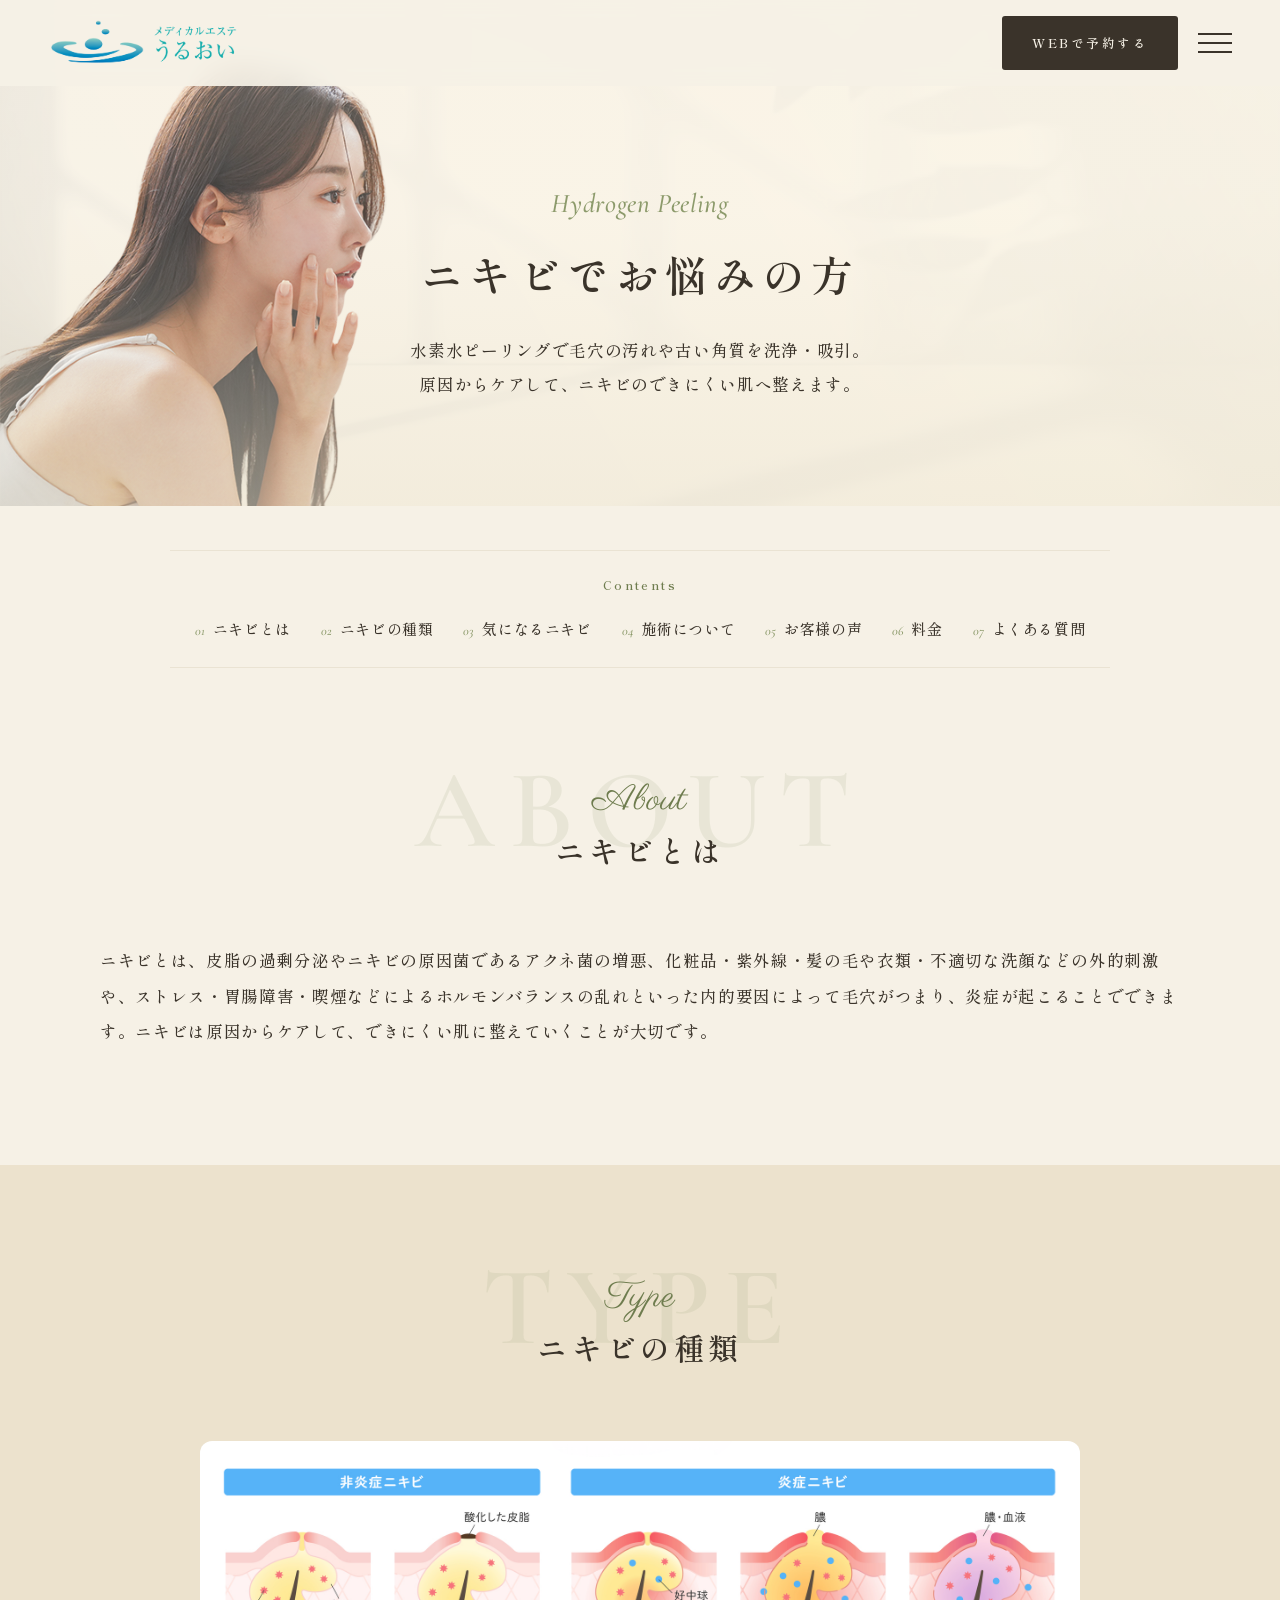
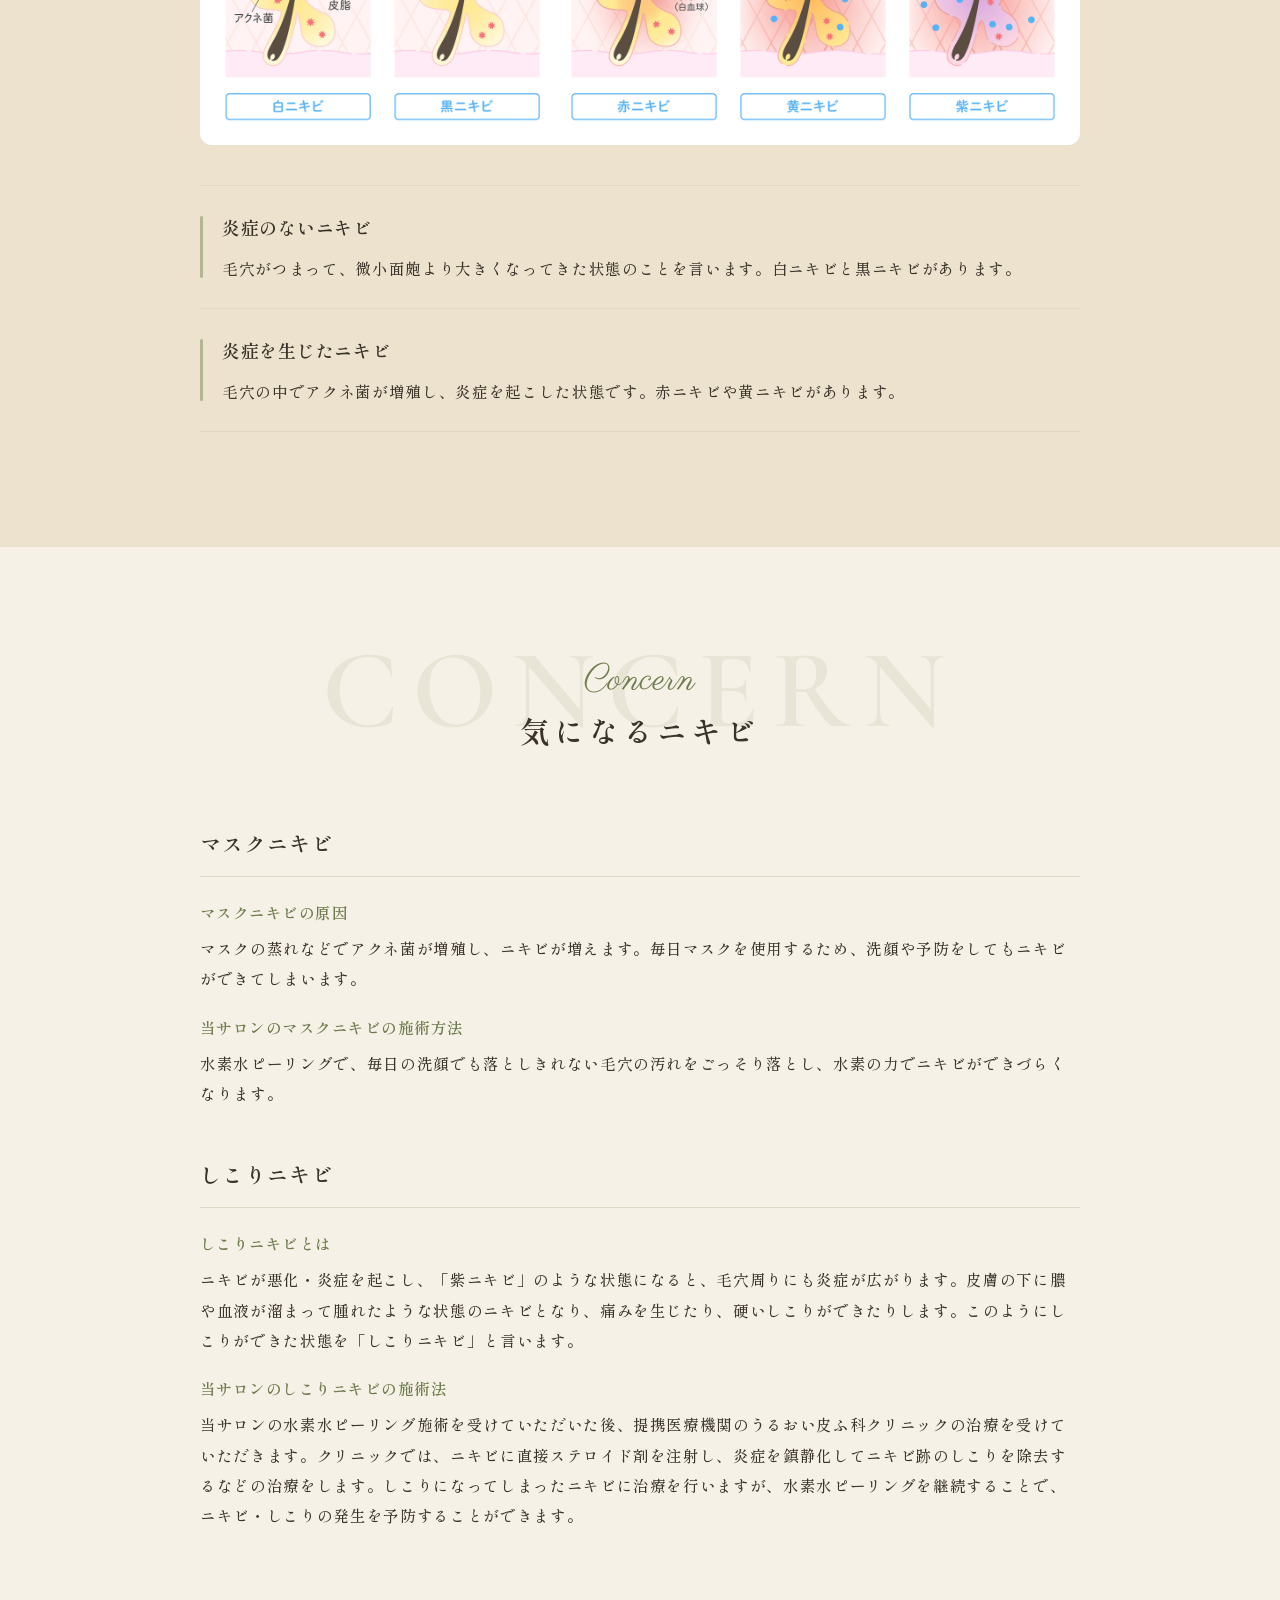
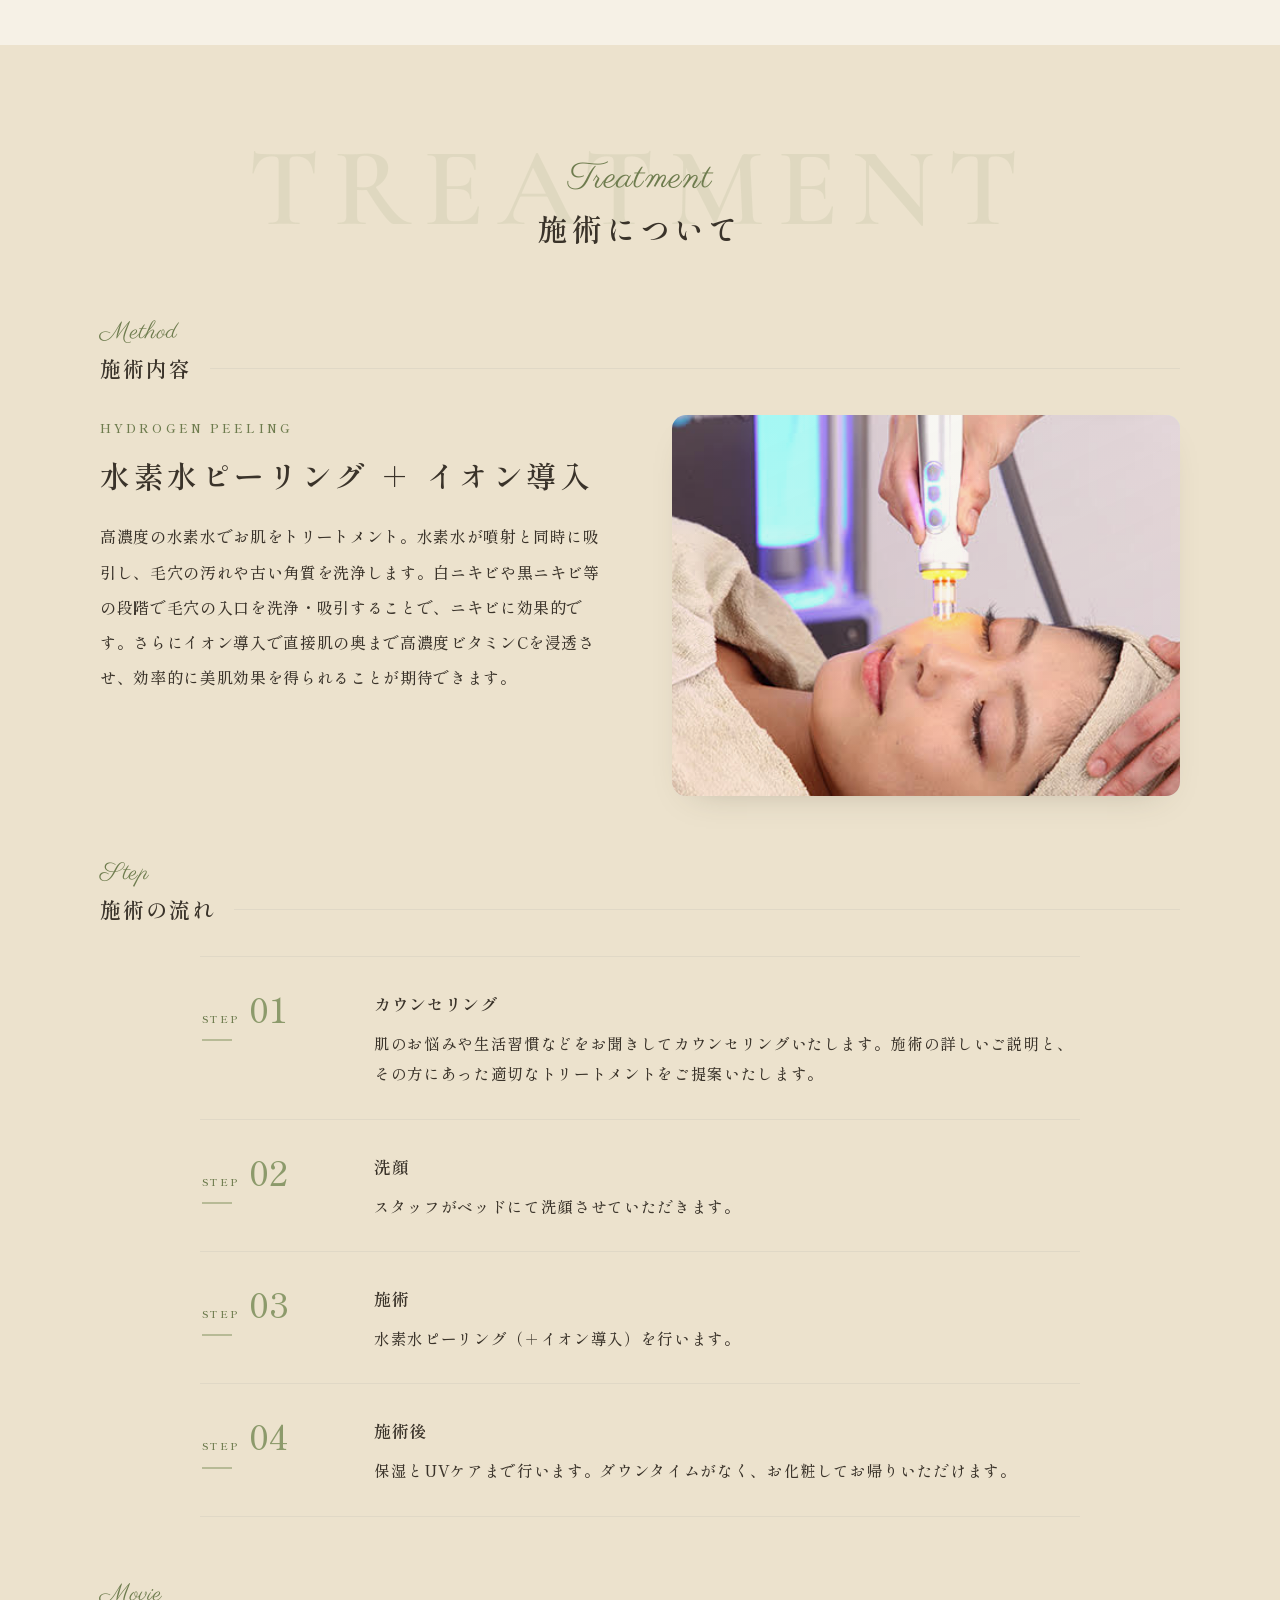
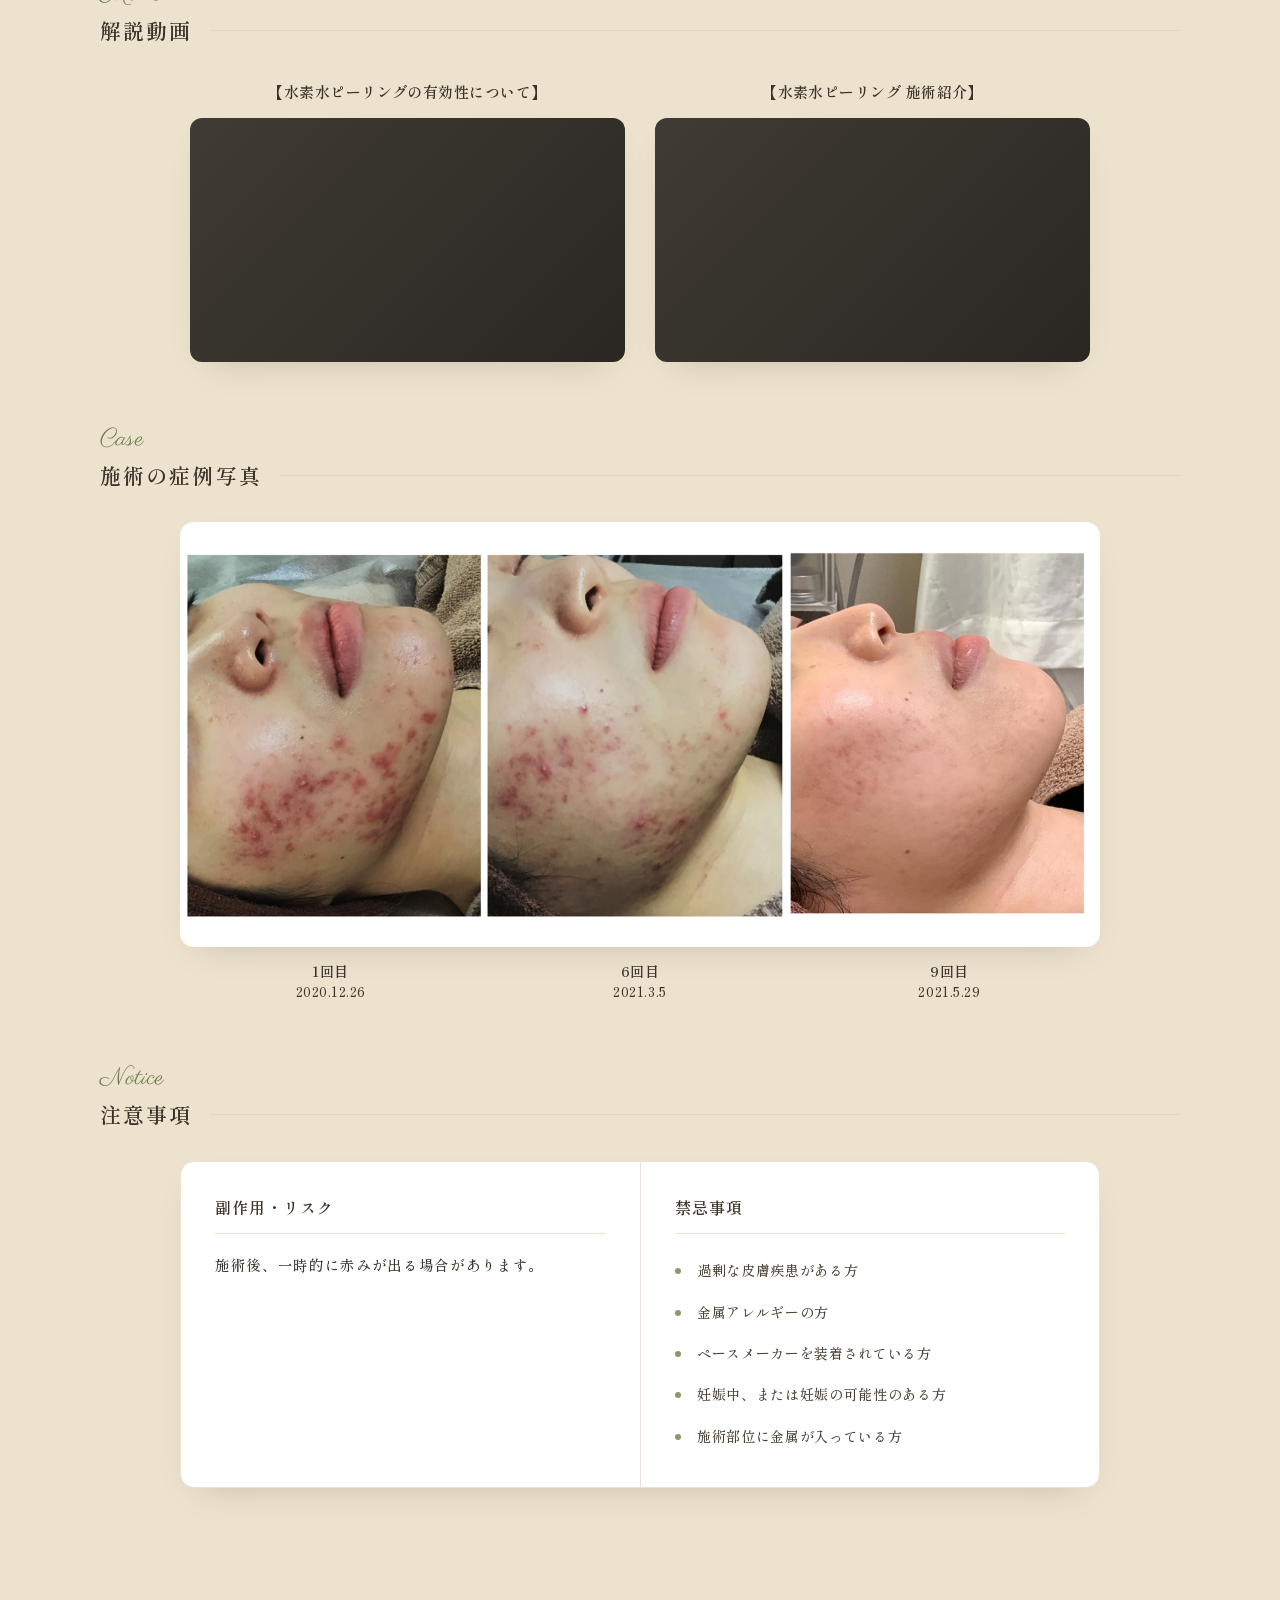
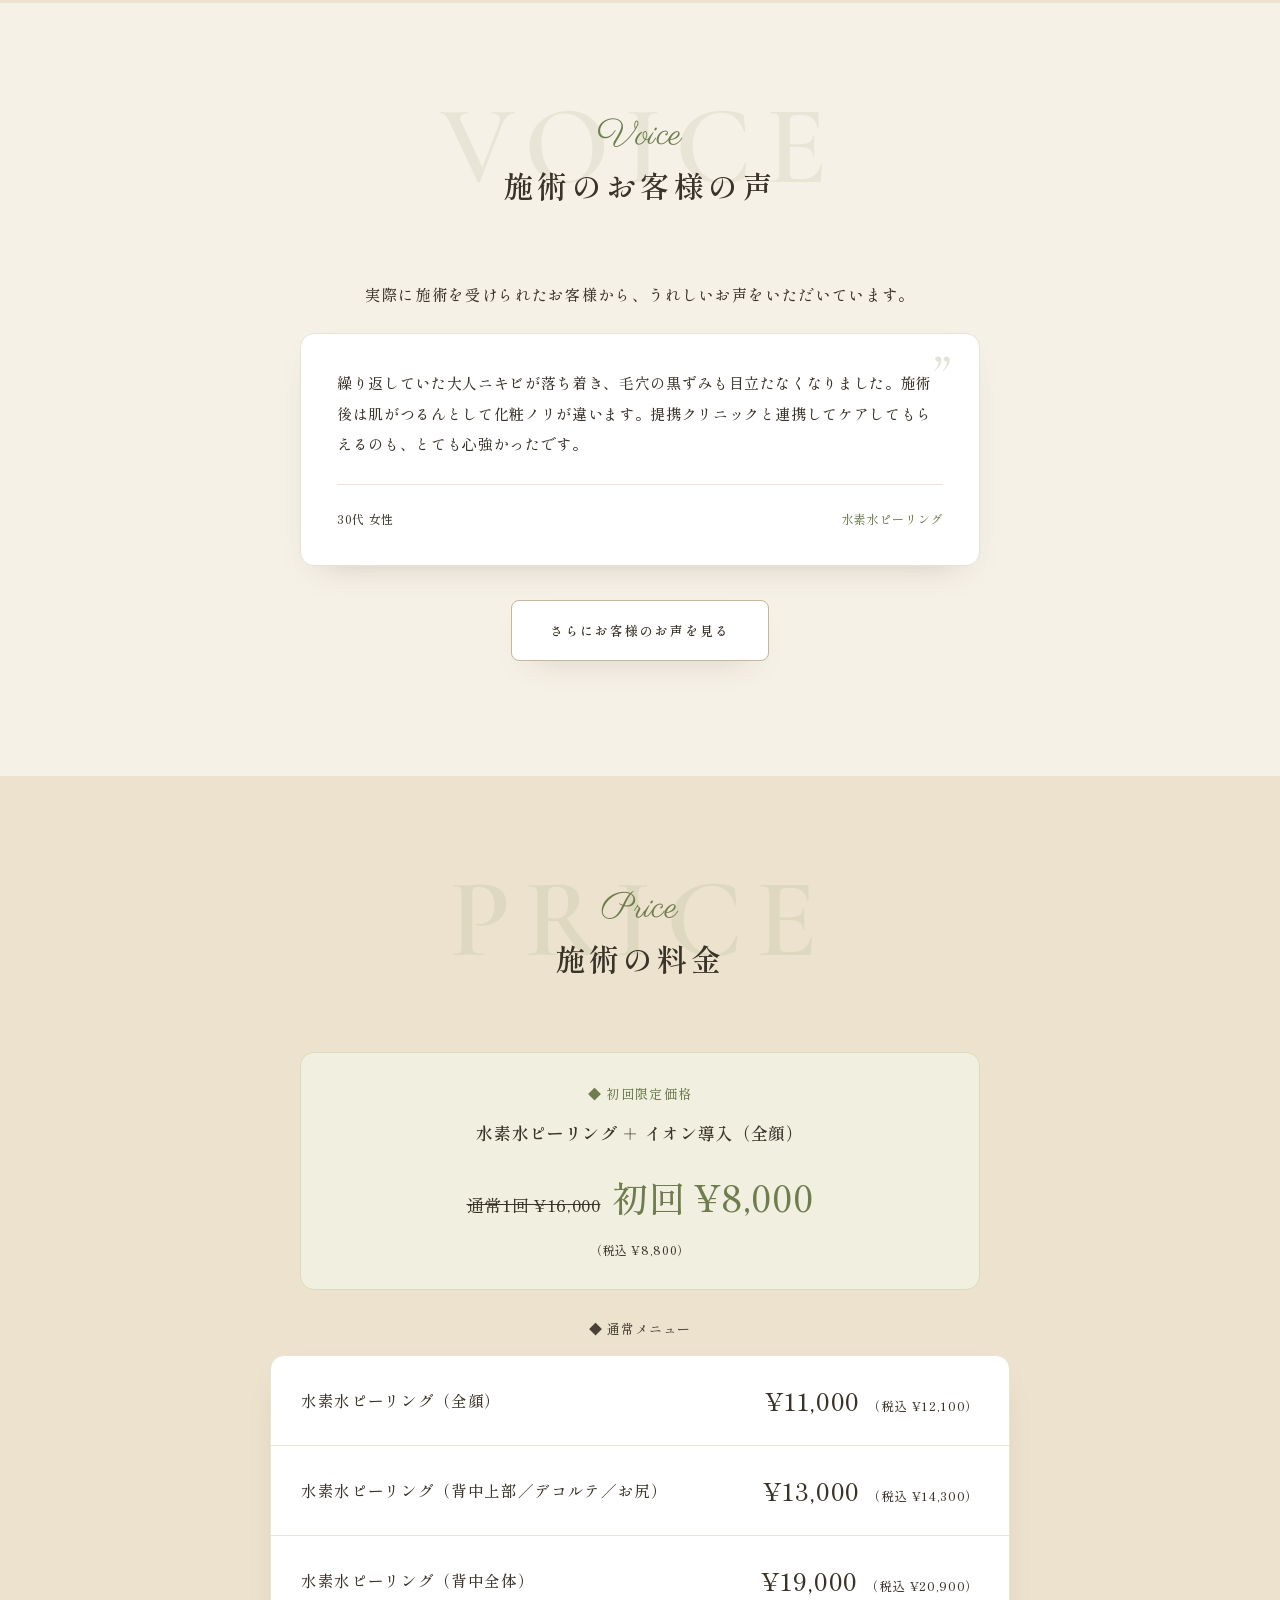
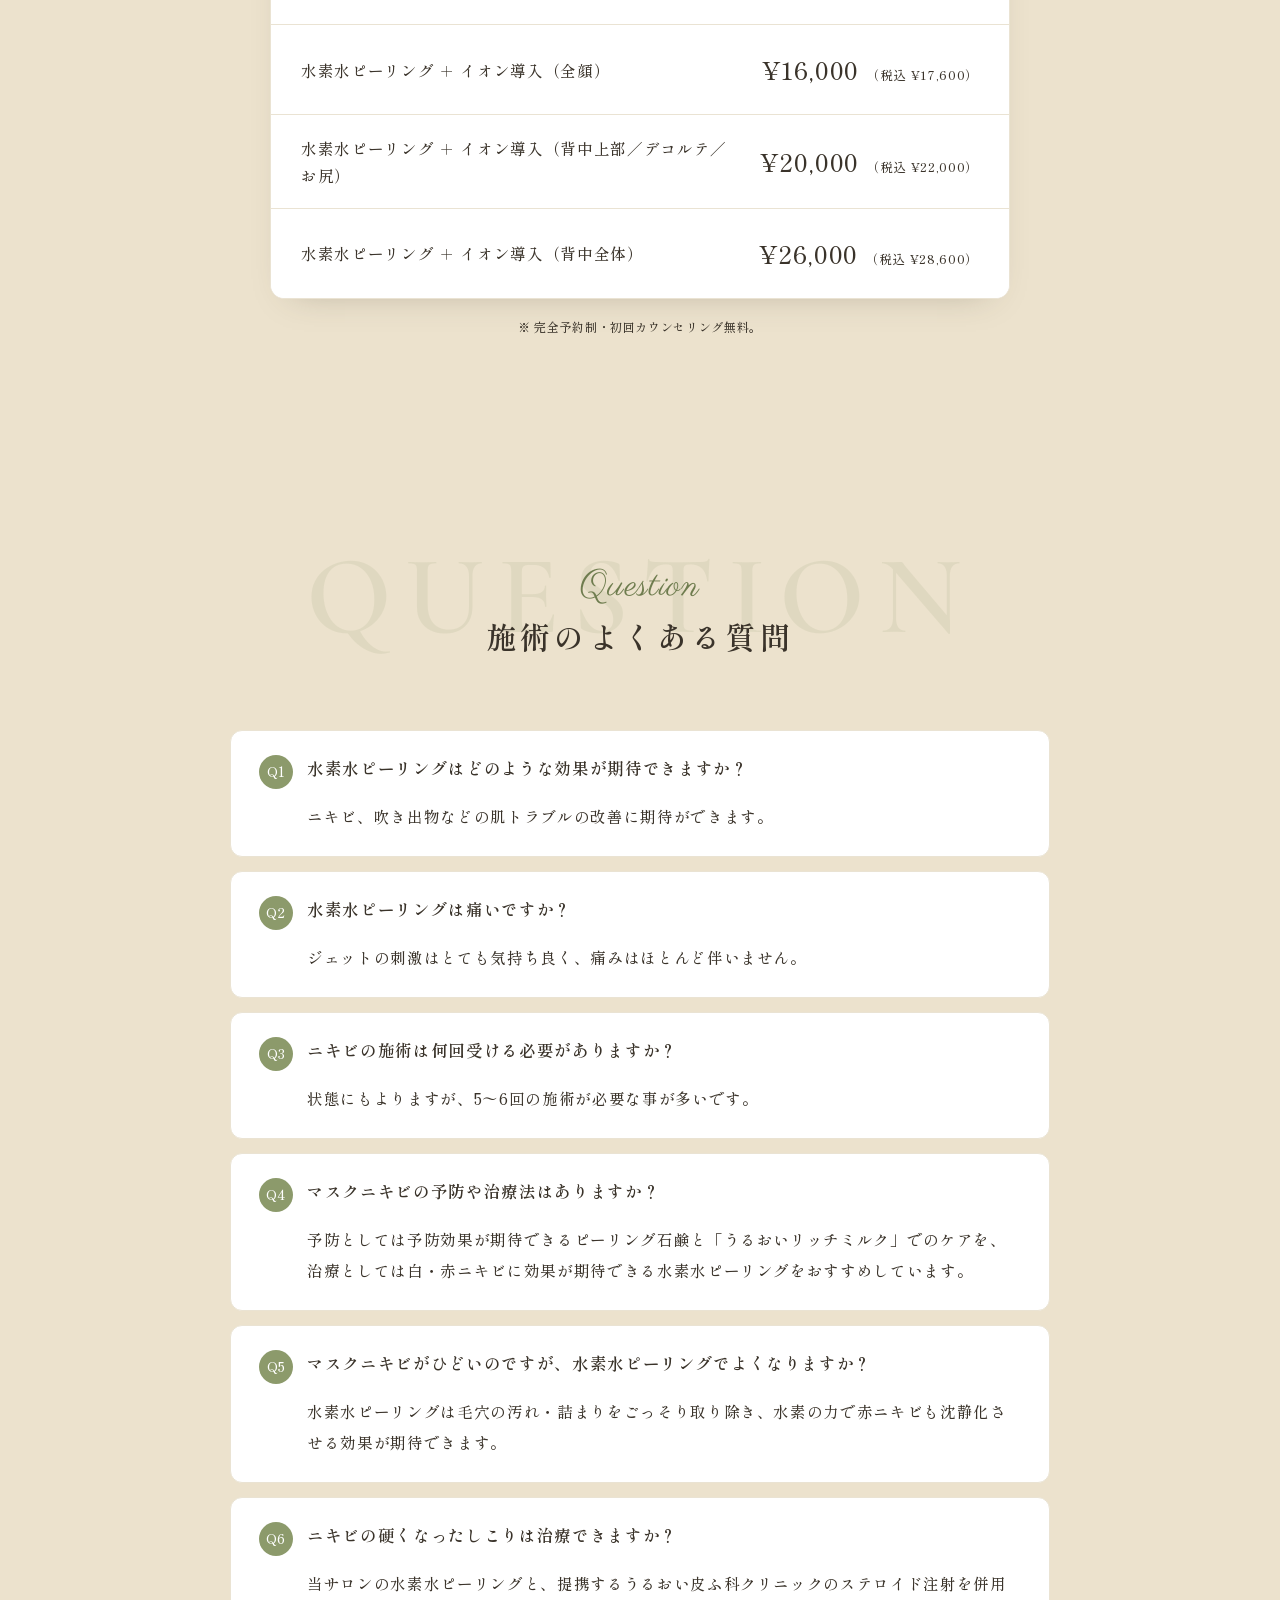
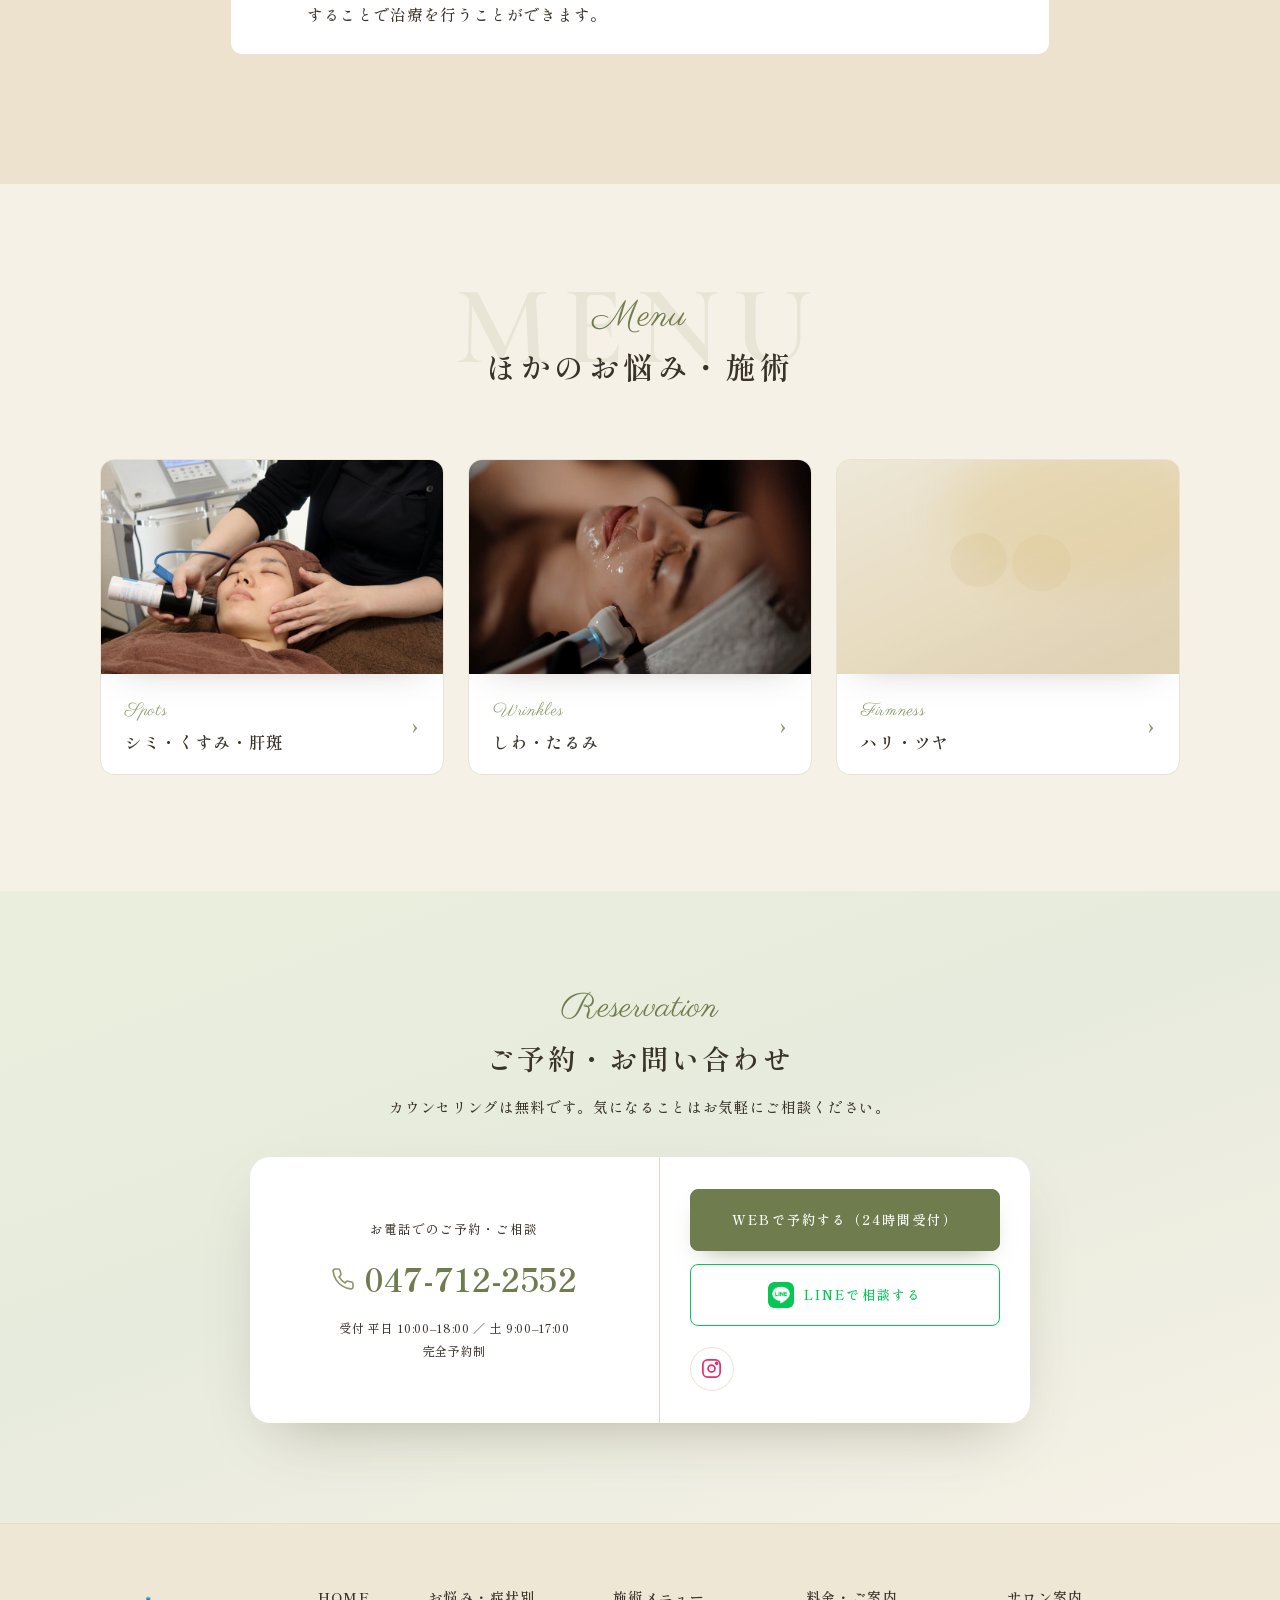
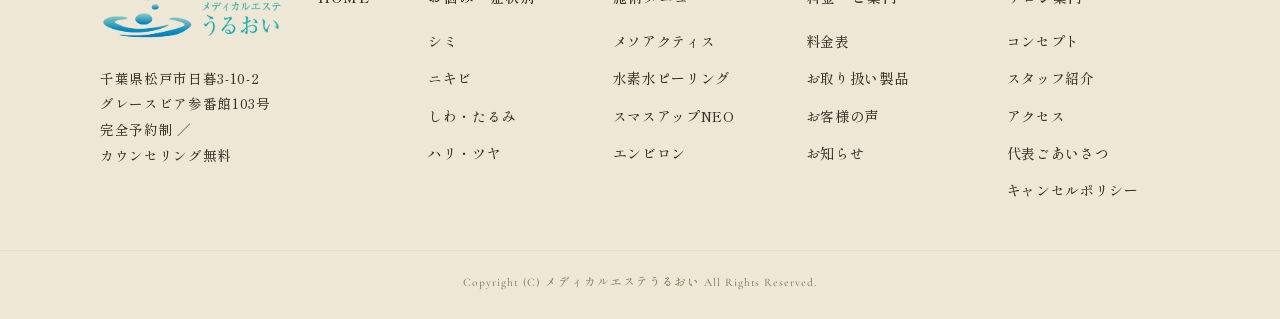
<file: treatment-nikibi.html>
<!doctype html>
<html lang="ja">
  <head>
    <meta charset="UTF-8" />
    <meta name="viewport" content="width=device-width, initial-scale=1.0" />
    <title>ニキビでお悩みの方｜メディカルエステ うるおい</title>
    <meta name="description" content="ニキビ・毛穴のお悩みに水素水ピーリング＋イオン導入。提携うるおい皮ふ科クリニックと連携し、しこりニキビにも対応するメディカルエステうるおい（松戸市八柱）。" />
    <meta property="og:type" content="website" />
    <meta property="og:site_name" content="メディカルエステうるおい" />
    <meta property="og:title" content="ニキビでお悩みの方｜メディカルエステ うるおい" />
    <meta property="og:description" content="ニキビ・毛穴のお悩みに水素水ピーリング＋イオン導入。提携うるおい皮ふ科クリニックと連携し、しこりニキビにも対応するメディカルエステうるおい（松戸市八柱）。" />
    <meta property="og:image" content="https://medical-este-uruoi.com/img/top.jpg" />
    <meta name="twitter:card" content="summary_large_image" />
    <link rel="icon" type="image/png" href="img/cropped-favicon.png?v=122" />
    <link rel="preconnect" href="https://fonts.googleapis.com" />
    <link rel="preconnect" href="https://fonts.gstatic.com" crossorigin />
    <link
      href="https://fonts.googleapis.com/css2?family=Cormorant+Garamond:ital,wght@0,400;0,500;0,600;1,400;1,500;1,600&family=Shippori+Mincho:wght@400;500;600;700&family=Noto+Serif+JP:wght@300;400;500;600&family=Noto+Sans+JP:wght@300;400;500&family=Zen+Kaku+Gothic+New:wght@300;400;500;700&family=Parisienne&display=swap"
      rel="stylesheet"
    />
    <script>
      document.documentElement.className += " js";
    </script>
    <link rel="stylesheet" href="css/main.css?v=122" />
    <link rel="stylesheet" href="css/sub.css?v=122" />
    <link rel="stylesheet" href="css/treatment-nikibi.css?v=122" />
  </head>
  <body>
    <header class="site-header">
      <a class="brand" href="index.html"
        ><img
          class="logo-img"
          src="img/uruoi_logo.png"
          alt="メディカルエステ うるおい"
      /></a>
      <div class="hd-right">
        <a
          class="hd-cta"
          href="https://airrsv.net/medical-uruoi/calendar"
          target="_blank"
          rel="noopener"
          ><span class="hd-cta-tx">WEBで予約する</span
          ><span class="hd-cta-ar"
            ><svg
              viewBox="0 0 24 24"
              fill="none"
              stroke="currentColor"
              stroke-width="1.7"
              stroke-linecap="round"
              stroke-linejoin="round"
            >
              <rect x="3" y="4.5" width="18" height="16" rx="2.5" />
              <path d="M3 9.5h18M8 2.5v4M16 2.5v4" /></svg></span></a
        ><button class="burger" id="menuBtn" aria-label="メニュー">
          <span class="circle"><i></i><i></i><i></i></span
          ><span class="lbl">MENU</span>
        </button>
      </div>
    </header>
    <nav class="nav-overlay" id="navOverlay">
      <button class="close" id="navClose" aria-label="閉じる">
        <svg
          class="x-ico"
          width="34"
          height="34"
          viewBox="0 0 34 34"
          fill="none"
          stroke="currentColor"
          stroke-width="2"
          stroke-linecap="round"
        >
          <path d="M3 3 31 31M31 3 3 31" />
        </svg>
      </button>
      <div class="nav-grid">
        <div class="nav-side">
          <a href="index.html"><img
            class="nav-logo"
            src="img/uruoi_logo.png"
            alt="メディカルエステ うるおい"
          /></a>
          <p class="nav-concept">
            皮膚科専門医監修の<br />メディカルエステサロン
          </p>
          <p class="nav-tel-l">ご予約・お問い合わせ</p>
          <a class="nav-tel" href="tel:0477122552">047-712-2552</a>

          <p class="nav-hours">
            平日 10:00–18:00 ／ 土 9:00–17:00<br />完全予約制
          </p>
          <div class="nav-cta">
            <a class="btn btn-cta" href="https://airrsv.net/medical-uruoi/calendar" target="_blank" rel="noopener">WEBで予約する</a>
            <a class="btn btn-line-app" href="https://page.line.me/npm0123f?oat_content=url&amp;openQrModal=true" target="_blank" rel="noopener"><img class="line-ico" src="img/LINE_Brand_icon.png" alt="" />LINEで予約する</a>
          </div>
          <p class="nav-addr">
            千葉県松戸市日暮3-10-2<br />グレースビア参番館103号
          </p>
          <div class="nav-sns">
            <a href="https://www.instagram.com/medicalesteuruoi/" target="_blank" rel="noopener" aria-label="Instagram"><svg width="16" height="16" viewBox="0 0 24 24" fill="none" stroke="currentColor" stroke-width="1.8"><rect x="3" y="3" width="18" height="18" rx="5" /><circle cx="12" cy="12" r="3.6" /><circle cx="17.4" cy="6.6" r="1" fill="currentColor" /></svg></a>
          </div>
        </div>
        <ul class="nav-list">
          <li>
            <a href="index.html"
              ><span class="jp">ホーム</span><span class="en">Home</span></a
            >
          </li>
          <li class="nav-cat">お悩み・施術</li>
          <li>
            <a href="treatment-shimi.html"
              ><span class="jp">シミ・くすみ・肝斑</span
              ><span class="en">Mesoactis</span></a
            >
          </li>
          <li>
            <a href="treatment-nikibi.html"
              ><span class="jp">ニキビ</span
              ><span class="en">Hydrogen Peeling</span></a
            >
          </li>
          <li>
            <a href="treatment-shiwa.html"
              ><span class="jp">しわ・たるみ</span
              ><span class="en">SMAS-up NEO</span></a
            >
          </li>
          <li>
            <a href="treatment-hari.html"
              ><span class="jp">ハリ・ツヤ</span
              ><span class="en">Environ</span></a
            >
          </li>
          <li>
            <a href="index.html#topic"
              ><span class="jp">肌画像診断</span
              ><span class="en">Neo Voir Mini</span></a
            >
          </li>
          <li class="nav-cat">料金・製品</li>
          <li>
            <a href="price.html"
              ><span class="jp">料金表</span><span class="en">Price</span></a
            >
          </li>
          <li>
            <a href="cosmetics.html"
              ><span class="jp">お取り扱い製品</span
              ><span class="en">Products</span></a
            >
          </li>
          <li class="nav-cat">サロン案内</li>
          <li>
            <a href="voice.html"
              ><span class="jp">お客様の声</span
              ><span class="en">Voice</span></a
            >
          </li>
          <li>
            <a href="news.html"
              ><span class="jp">お知らせ</span><span class="en">News</span></a
            >
          </li>
          <li>
            <a href="index.html#greet"
              ><span class="jp">代表ごあいさつ</span
              ><span class="en">Greeting</span></a
            >
          </li>
          <li>
            <a href="index.html#access"
              ><span class="jp">アクセス・営業時間</span><span class="en">Access</span></a
            >
          </li>
          <li>
            <a href="cancel-policy.html"
              ><span class="jp">キャンセルポリシー</span
              ><span class="en">Cancellation</span></a
            >
          </li>
        </ul>
      </div>
    </nav>
    <section class="page-hero">
      <div class="hero-art">
        <img
          class="ph"
          src="img/teatment_top.png"
          alt=""
          decoding="async"
        /><svg
          class="artsvg"
          viewBox="0 0 1280 480"
          preserveAspectRatio="xMidYMid slice"
          xmlns="http://www.w3.org/2000/svg"
        >
          <defs>
            <linearGradient id="hg6" x1="0" y1="0" x2="0.5" y2="1">
              <stop offset="0" stop-color="#EDF2F0" />
              <stop offset="1" stop-color="#DBE7E2" />
            </linearGradient>
            <radialGradient id="hh6" cx="68%" cy="26%" r="62%">
              <stop offset="0" stop-color="#ffffff" stop-opacity=".5" />
              <stop offset="100%" stop-color="#ffffff" stop-opacity="0" />
            </radialGradient>
          </defs>
          <rect width="1280" height="480" fill="url(#hg6)" />
          <rect width="1280" height="480" fill="url(#hh6)" />
        </svg>
      </div>
      <div class="hero-veil"></div>
      <div class="wrap hero-content reveal">
        <span class="script">Hydrogen Peeling</span>
        <h1>ニキビで<br class="sp-br" />お悩みの方</h1>
        <p class="lead">
          水素水ピーリングで<br class="xs-br" />毛穴の汚れや古い角質を洗浄・吸引。<br />原因からケアして、ニキビのできにくい肌へ整えます。
        </p>
      </div>
    </section>
    <nav class="toc reveal" aria-label="このページの目次">
      <a href="#about">ニキビとは</a><a href="#types">ニキビの種類</a><a href="#concern">気になるニキビ</a><a href="#treatment">施術について</a><a href="#voice">お客様の声</a><a href="#price">料金</a><a href="#faq">よくある質問</a>
    </nav>
    <section id="about" class="section cream">
      <div class="wrap">
        <div class="sec-head reveal">
          <span class="mark">ABOUT</span><span class="script">About</span>
          <h2 class="ttl">ニキビとは</h2>
        </div>
        <div class="proseblock reveal" style="text-align: left; margin: 0 auto">
          <p>
            ニキビとは、皮脂の過剰分泌やニキビの原因菌であるアクネ菌の増悪、化粧品・紫外線・髪の毛や衣類・不適切な洗顔などの外的刺激や、ストレス・胃腸障害・喫煙などによるホルモンバランスの乱れといった内的要因によって毛穴がつまり、炎症が起こることでできます。ニキビは原因からケアして、できにくい肌に整えていくことが大切です。
          </p>
        </div>
      </div>
    </section>
    <section id="types" class="section beige">
      <div class="wrap narrow">
        <div class="sec-head reveal">
          <span class="mark">TYPE</span><span class="script">Type</span>
          <h2 class="ttl">ニキビの種類</h2>
        </div>
        <div class="type-figure reveal">
          <img
            src="img/nikibi01.png"
            alt="ニキビの種類（白ニキビ・黒ニキビ・赤ニキビ・黄ニキビ・紫ニキビ）"
            loading="lazy"
            decoding="async"
          />
        </div>
        <div>
          <div class="type-row text-only reveal">
            <div>
              <h4>炎症のないニキビ</h4>
              <p>
                毛穴がつまって、微小面皰より大きくなってきた状態のことを言います。白ニキビと黒ニキビがあります。
              </p>
            </div>
          </div>
          <div class="type-row text-only reveal">
            <div>
              <h4>炎症を生じたニキビ</h4>
              <p>
                毛穴の中でアクネ菌が増殖し、炎症を起こした状態です。赤ニキビや黄ニキビがあります。
              </p>
            </div>
          </div>
        </div>
      </div>
    </section>
    <section id="concern" class="section cream">
      <div class="wrap narrow">
        <div class="sec-head reveal">
          <span class="mark">CONCERN</span><span class="script">Concern</span>
          <h2 class="ttl">気になるニキビ</h2>
        </div>
        <div class="topic reveal">
          <h3 class="topic-h">マスクニキビ</h3>
          <div class="topic-part">
            <h4>マスクニキビの原因</h4>
            <p>
              マスクの蒸れなどでアクネ菌が増殖し、ニキビが増えます。毎日マスクを使用するため、洗顔や予防をしてもニキビができてしまいます。
            </p>
          </div>
          <div class="topic-part">
            <h4>当サロンのマスクニキビの施術方法</h4>
            <p>
              水素水ピーリングで、毎日の洗顔でも落としきれない毛穴の汚れをごっそり落とし、水素の力でニキビができづらくなります。
            </p>
          </div>
        </div>
        <div class="topic reveal">
          <h3 class="topic-h">しこりニキビ</h3>
          <div class="topic-part">
            <h4>しこりニキビとは</h4>
            <p>
              ニキビが悪化・炎症を起こし、「紫ニキビ」のような状態になると、毛穴周りにも炎症が広がります。皮膚の下に膿や血液が溜まって腫れたような状態のニキビとなり、痛みを生じたり、硬いしこりができたりします。このようにしこりができた状態を「しこりニキビ」と言います。
            </p>
          </div>
          <div class="topic-part">
            <h4>当サロンのしこりニキビの施術法</h4>
            <p>
              当サロンの水素水ピーリング施術を受けていただいた後、提携医療機関のうるおい皮ふ科クリニックの治療を受けていただきます。クリニックでは、ニキビに直接ステロイド剤を注射し、炎症を鎮静化してニキビ跡のしこりを除去するなどの治療をします。しこりになってしまったニキビに治療を行いますが、水素水ピーリングを継続することで、ニキビ・しこりの発生を予防することができます。
            </p>
          </div>
        </div>
      </div>
    </section>
    <section id="treatment" class="section beige">
      <div class="wrap">
        <div class="sec-head reveal">
          <span class="mark">TREATMENT</span
          ><span class="script">Treatment</span>
          <h2 class="ttl">施術について</h2>
        </div>
        <div class="tsub">
          <div class="sub-head reveal">
            <span class="scr">Method</span>
            <h3 class="ttl">施術内容</h3>
          </div>
          <div class="split rev reveal">
            <div class="media wide art">
              <img
                class="ph"
                src="img/suiso_peeling.jpg"
                alt=""
                decoding="async"
              /><svg
                class="artsvg"
                viewBox="0 0 620 820"
                preserveAspectRatio="xMidYMid slice"
                xmlns="http://www.w3.org/2000/svg"
              >
                <defs>
                  <linearGradient id="mg7" x1="0" y1="0" x2="0.7" y2="1">
                    <stop offset="0" stop-color="#EDF2F0" />
                    <stop offset="1" stop-color="#DBE7E2" />
                  </linearGradient>
                  <filter id="mb7" x="-40%" y="-40%" width="180%" height="180%">
                    <feGaussianBlur stdDeviation="49" />
                  </filter>
                </defs>
                <rect width="620" height="820" fill="url(#mg7)" />
                <ellipse
                  cx="446"
                  cy="213"
                  rx="248"
                  ry="279"
                  fill="#CFE3DD"
                  opacity=".55"
                  filter="url(#mb7)"
                />
                <path
                  d="M310 269 C393 369 385 469 310 469 C235 469 227 369 310 269 Z"
                  fill="#7FB3A4"
                  opacity=".08"
                  stroke="#7FB3A4"
                  stroke-width="1.6"
                  stroke-opacity=".3"
                />
                <path
                  d="M187 353 C239 415 233 477 187 477 C141 477 135 415 187 353 Z"
                  fill="#7FB3A4"
                  opacity=".08"
                  stroke="#7FB3A4"
                  stroke-width="1.6"
                  stroke-opacity=".3"
                />
                <path
                  d="M429 312 C489 383 483 455 429 455 C375 455 370 383 429 312 Z"
                  fill="#7FB3A4"
                  opacity=".08"
                  stroke="#7FB3A4"
                  stroke-width="1.6"
                  stroke-opacity=".3"
                />
              </svg>
            </div>
            <div class="txt">
              <p class="eyebrow">Hydrogen Peeling</p>
              <h3>水素水ピーリング ＋ イオン導入</h3>
              <p>
                高濃度の水素水でお肌をトリートメント。水素水が噴射と同時に吸引し、毛穴の汚れや古い角質を洗浄します。白ニキビや黒ニキビ等の段階で毛穴の入口を洗浄・吸引することで、ニキビに効果的です。さらにイオン導入で直接肌の奥まで高濃度ビタミンCを浸透させ、効率的に美肌効果を得られることが期待できます。
              </p>
            </div>
          </div>
        </div>
        <div class="tsub">
          <div class="sub-head reveal">
            <span class="scr">Step</span>
            <h3 class="ttl">施術の流れ</h3>
          </div>
          <div class="flow-min">
            <div class="fstep reveal">
              <div class="fstep-head">
                <div class="lbl">
                  <span class="s">Step</span><span class="n">01</span>
                </div>
                <div class="ln"></div>
              </div>
              <div class="fstep-body">
                <h4>カウンセリング</h4>
                <p>
                  肌のお悩みや生活習慣などをお聞きしてカウンセリングいたします。施術の詳しいご説明と、その方にあった適切なトリートメントをご提案いたします。
                </p>
              </div>
            </div>
            <div class="fstep reveal">
              <div class="fstep-head">
                <div class="lbl">
                  <span class="s">Step</span><span class="n">02</span>
                </div>
                <div class="ln"></div>
              </div>
              <div class="fstep-body">
                <h4>洗顔</h4>
                <p>スタッフがベッドにて洗顔させていただきます。</p>
              </div>
            </div>
            <div class="fstep reveal">
              <div class="fstep-head">
                <div class="lbl">
                  <span class="s">Step</span><span class="n">03</span>
                </div>
                <div class="ln"></div>
              </div>
              <div class="fstep-body">
                <h4>施術</h4>
                <p>
                  水素水ピーリング（＋イオン導入）を行います。
                </p>
              </div>
            </div>
            <div class="fstep reveal">
              <div class="fstep-head">
                <div class="lbl">
                  <span class="s">Step</span><span class="n">04</span>
                </div>
                <div class="ln"></div>
              </div>
              <div class="fstep-body">
                <h4>施術後</h4>
                <p>
                  保湿とUVケアまで行います。ダウンタイムがなく、お化粧してお帰りいただけます。
                </p>
              </div>
            </div>
          </div>
        </div>
        <div class="tsub">
          <div class="sub-head reveal">
            <span class="scr">Movie</span>
            <h3 class="ttl">解説動画</h3>
          </div>
          <div class="videos">
            <div class="video reveal">
              <h4>【水素水ピーリングの有効性について】</h4>
              <div class="frame">
                <iframe
                  src="https://www.youtube-nocookie.com/embed/MmbkxRqP3cA"
                  title="水素水ピーリングの有効性について"
                  loading="lazy"
                  allow="
                    accelerometer;
                    autoplay;
                    clipboard-write;
                    encrypted-media;
                    gyroscope;
                    picture-in-picture;
                    web-share;
                  "
                  referrerpolicy="strict-origin-when-cross-origin"
                  allowfullscreen
                ></iframe>
              </div>
            </div>
            <div class="video reveal">
              <h4>【水素水ピーリング 施術紹介】</h4>
              <div class="frame">
                <iframe
                  src="https://www.youtube-nocookie.com/embed/tuqjFeSY1to"
                  title="水素水ピーリング 施術紹介"
                  loading="lazy"
                  allow="
                    accelerometer;
                    autoplay;
                    clipboard-write;
                    encrypted-media;
                    gyroscope;
                    picture-in-picture;
                    web-share;
                  "
                  referrerpolicy="strict-origin-when-cross-origin"
                  allowfullscreen
                ></iframe>
              </div>
            </div>
          </div>
        </div>
        <div class="tsub">
          <div class="sub-head reveal">
            <span class="scr">Case</span>
            <h3 class="ttl">施術の症例写真</h3>
          </div>
          <div class="case-frame has-img reveal">
            <img
              src="img/nikibi_case.png"
              alt="ニキビ施術の症例（施術前・経過・施術後）"
              loading="lazy"
              decoding="async"
            />
            <div class="case-steps">
              <span class="step"><b>1回目</b>2020.12.26</span
              ><span class="step"><b>6回目</b>2021.3.5</span
              ><span class="step"><b>9回目</b>2021.5.29</span>
            </div>
          </div>
        </div>
        <div class="tsub">
          <div class="sub-head reveal">
            <span class="scr">Notice</span>
            <h3 class="ttl">注意事項</h3>
          </div>
          <div class="notice-card reveal">
            <div class="notice-col">
              <h4>副作用・リスク</h4>
              <p>施術後、一時的に赤みが出る場合があります。</p>
            </div>
            <div class="notice-col">
              <h4>禁忌事項</h4>
              <ul class="bullets">
                <li>過剰な皮膚疾患がある方</li>
                <li>金属アレルギーの方</li>
                <li>ペースメーカーを装着されている方</li>
                <li>妊娠中、または妊娠の可能性のある方</li>
                <li>施術部位に金属が入っている方</li>
              </ul>
            </div>
          </div>
        </div>
      </div>
    </section>
    <section id="voice" class="section cream">
      <div class="wrap">
        <div class="sec-head reveal">
          <span class="mark">VOICE</span><span class="script">Voice</span>
          <h2 class="ttl">施術のお客様の声</h2>
        </div>
        <p class="vlead reveal">
          実際に施術を受けられたお客様から、うれしいお声をいただいています。
        </p>
        <div class="voice-single reveal">
          <div class="voice-card">
            <span class="quote">”</span>
            <p>
              繰り返していた大人ニキビが落ち着き、毛穴の黒ずみも目立たなくなりました。施術後は肌がつるんとして化粧ノリが違います。提携クリニックと連携してケアしてもらえるのも、とても心強かったです。
            </p>
            <div class="meta">
              <span>30代 女性</span><span class="tx">水素水ピーリング</span>
            </div>
          </div>
        </div>
        <div style="text-align: center">
          <a class="btn btn-solid" href="voice.html#voice-nikibi"
            >さらにお客様のお声を見る</a
          >
        </div>
      </div>
    </section>
    <section class="section beige" id="price">
      <div class="wrap">
        <div class="sec-head reveal">
          <span class="mark">PRICE</span><span class="script">Price</span>
          <h2 class="ttl">施術の料金</h2>
        </div>
        <div class="price-first reveal">
          <div class="lbl">◆ 初回限定価格</div>
          <div class="nm">
            水素水ピーリング ＋ イオン導入（全顔）
          </div>
          <div>
            <span class="was2">通常1回 ¥16,000</span
            ><span class="amt">初回 ¥8,000</span>
          </div>
          <div style="margin-top: 6px; font-size: 12px; color: var(--ink-soft)">
            （税込 ¥8,800）
          </div>
        </div>
        <p class="menu-h">◆ 通常メニュー</p>
        <div class="menu-table reveal">
          <div class="mrow">
            <span class="mn">水素水ピーリング（全顔）</span
            ><span class="mp">¥11,000<small>（税込 ¥12,100）</small></span>
          </div>
          <div class="mrow">
            <span class="mn">水素水ピーリング（背中上部／デコルテ／お尻）</span
            ><span class="mp">¥13,000<small>（税込 ¥14,300）</small></span>
          </div>
          <div class="mrow">
            <span class="mn">水素水ピーリング（背中全体）</span
            ><span class="mp">¥19,000<small>（税込 ¥20,900）</small></span>
          </div>
          <div class="mrow">
            <span class="mn"
              >水素水ピーリング ＋ イオン導入（全顔）</span
            ><span class="mp">¥16,000<small>（税込 ¥17,600）</small></span>
          </div>
          <div class="mrow">
            <span class="mn"
              >水素水ピーリング ＋
              イオン導入（背中上部／デコルテ／お尻）</span
            ><span class="mp">¥20,000<small>（税込 ¥22,000）</small></span>
          </div>
          <div class="mrow">
            <span class="mn"
              >水素水ピーリング ＋ イオン導入（背中全体）</span
            ><span class="mp">¥26,000<small>（税込 ¥28,600）</small></span>
          </div>
        </div>

        <p class="price-note" style="text-align: center; margin-top: 16px">
          ※
          完全予約制・初回カウンセリング無料。
        </p>
      </div>
    </section>
    <section id="faq" class="section beige">
      <div class="wrap">
        <div class="sec-head reveal">
          <span class="mark">QUESTION</span><span class="script">Question</span>
          <h2 class="ttl">施術のよくある質問</h2>
        </div>
        <div class="qa">
          <div class="qaitem reveal">
            <div class="q">
              <span class="qn">Q1</span
              ><span>水素水ピーリングはどのような効果が期待できますか？</span>
            </div>
            <div class="a">
              ニキビ、吹き出物などの肌トラブルの改善に期待ができます。
            </div>
          </div>
          <div class="qaitem reveal">
            <div class="q">
              <span class="qn">Q2</span
              ><span>水素水ピーリングは痛いですか？</span>
            </div>
            <div class="a">
              ジェットの刺激はとても気持ち良く、痛みはほとんど伴いません。
            </div>
          </div>
          <div class="qaitem reveal">
            <div class="q">
              <span class="qn">Q3</span
              ><span>ニキビの施術は何回受ける必要がありますか？</span>
            </div>
            <div class="a">
              状態にもよりますが、5〜6回の施術が必要な事が多いです。
            </div>
          </div>
          <div class="qaitem reveal">
            <div class="q">
              <span class="qn">Q4</span
              ><span>マスクニキビの予防や治療法はありますか？</span>
            </div>
            <div class="a">
              予防としては予防効果が期待できるピーリング石鹸と「うるおいリッチミルク」でのケアを、治療としては白・赤ニキビに効果が期待できる水素水ピーリングをおすすめしています。
            </div>
          </div>
          <div class="qaitem reveal">
            <div class="q">
              <span class="qn">Q5</span
              ><span
                >マスクニキビがひどいのですが、水素水ピーリングでよくなりますか？</span
              >
            </div>
            <div class="a">
              水素水ピーリングは毛穴の汚れ・詰まりをごっそり取り除き、水素の力で赤ニキビも沈静化させる効果が期待できます。
            </div>
          </div>
          <div class="qaitem reveal">
            <div class="q">
              <span class="qn">Q6</span
              ><span>ニキビの硬くなったしこりは治療できますか？</span>
            </div>
            <div class="a">
              当サロンの水素水ピーリングと、提携するうるおい皮ふ科クリニックのステロイド注射を併用することで治療を行うことができます。
            </div>
          </div>
        </div>
      </div>
    </section>
    <section class="section cream">
      <div class="wrap">
        <div class="sec-head reveal">
          <span class="mark">MENU</span><span class="script">Menu</span>
          <h2 class="ttl">ほかのお悩み・施術</h2>
        </div>
        <div class="related-grid">
          <a class="rel-card reveal" href="treatment-shimi.html"
            ><div class="media art">
              <img
                class="ph"
                src="img/mesoactis.jpg"
                alt=""
                decoding="async"
              /><svg
                class="artsvg"
                viewBox="0 0 560 360"
                preserveAspectRatio="xMidYMid slice"
                xmlns="http://www.w3.org/2000/svg"
              >
                <defs>
                  <linearGradient id="mg8" x1="0" y1="0" x2="0.7" y2="1">
                    <stop offset="0" stop-color="#F5EFE1" />
                    <stop offset="1" stop-color="#ECDFC6" />
                  </linearGradient>
                  <filter id="mb8" x="-40%" y="-40%" width="180%" height="180%">
                    <feGaussianBlur stdDeviation="34" />
                  </filter>
                </defs>
                <rect width="560" height="360" fill="url(#mg8)" />
                <ellipse
                  cx="403"
                  cy="94"
                  rx="224"
                  ry="122"
                  fill="#EAD9B6"
                  opacity=".55"
                  filter="url(#mb8)"
                />
                <g stroke="#C49A55" stroke-linecap="round" stroke-opacity=".3">
                  <line
                    x1="349"
                    y1="169"
                    x2="389"
                    y2="169"
                    stroke-width="1.6"
                  />
                  <line
                    x1="340"
                    y1="204"
                    x2="375"
                    y2="224"
                    stroke-width="1.6"
                  />
                  <line
                    x1="315"
                    y1="229"
                    x2="335"
                    y2="264"
                    stroke-width="1.6"
                  />
                  <line
                    x1="280"
                    y1="238"
                    x2="280"
                    y2="279"
                    stroke-width="1.6"
                  />
                  <line
                    x1="245"
                    y1="229"
                    x2="225"
                    y2="264"
                    stroke-width="1.6"
                  />
                  <line
                    x1="220"
                    y1="204"
                    x2="185"
                    y2="224"
                    stroke-width="1.6"
                  />
                  <line
                    x1="211"
                    y1="169"
                    x2="171"
                    y2="169"
                    stroke-width="1.6"
                  />
                  <line
                    x1="220"
                    y1="135"
                    x2="185"
                    y2="114"
                    stroke-width="1.6"
                  />
                  <line x1="245" y1="109" x2="225" y2="74" stroke-width="1.6" />
                  <line x1="280" y1="100" x2="280" y2="60" stroke-width="1.6" />
                  <line x1="315" y1="109" x2="335" y2="74" stroke-width="1.6" />
                  <line
                    x1="340"
                    y1="135"
                    x2="375"
                    y2="114"
                    stroke-width="1.6"
                  />
                </g>
                <circle cx="280" cy="169" r="52" fill="#C49A55" opacity=".08" />
                <circle
                  cx="280"
                  cy="169"
                  r="52"
                  fill="none"
                  stroke="#C49A55"
                  stroke-width="1.6"
                  stroke-opacity=".3"
                />
              </svg>
            </div>
            <div class="rc-body">
              <div>
                <span class="en">Spots</span>
                <h4>シミ・くすみ・肝斑</h4>
              </div>
              <span class="arr">›</span>
            </div></a
          ><a class="rel-card reveal" href="treatment-shiwa.html"
            ><div class="media art">
              <img
                class="ph"
                src="img/smasup.png"
                alt=""
                decoding="async"
              /><svg
                class="artsvg"
                viewBox="0 0 560 360"
                preserveAspectRatio="xMidYMid slice"
                xmlns="http://www.w3.org/2000/svg"
              >
                <defs>
                  <linearGradient id="mg9" x1="0" y1="0" x2="0.7" y2="1">
                    <stop offset="0" stop-color="#EEF1E6" />
                    <stop offset="1" stop-color="#DEE4CE" />
                  </linearGradient>
                  <filter id="mb9" x="-40%" y="-40%" width="180%" height="180%">
                    <feGaussianBlur stdDeviation="34" />
                  </filter>
                </defs>
                <rect width="560" height="360" fill="url(#mg9)" />
                <ellipse
                  cx="403"
                  cy="94"
                  rx="224"
                  ry="122"
                  fill="#D6DEC0"
                  opacity=".55"
                  filter="url(#mb9)"
                />
                <path
                  d="M165 150 C245 75 315 75 395 115"
                  fill="none"
                  stroke="#97A86C"
                  stroke-width="2"
                  stroke-linecap="round"
                  stroke-opacity="0.34"
                />
                <path
                  d="M165 186 C245 112 315 112 395 152"
                  fill="none"
                  stroke="#97A86C"
                  stroke-width="2"
                  stroke-linecap="round"
                  stroke-opacity="0.27"
                />
                <path
                  d="M165 223 C245 148 315 148 395 189"
                  fill="none"
                  stroke="#97A86C"
                  stroke-width="2"
                  stroke-linecap="round"
                  stroke-opacity="0.20"
                />
              </svg>
            </div>
            <div class="rc-body">
              <div>
                <span class="en">Wrinkles</span>
                <h4>しわ・たるみ</h4>
              </div>
              <span class="arr">›</span>
            </div></a
          ><a class="rel-card reveal" href="treatment-hari.html"
            ><div class="media art">
              <img
                class="ph"
                src="img/vitamin_treatment.jpg"
                alt=""
                decoding="async"
              /><svg
                class="artsvg"
                viewBox="0 0 560 360"
                preserveAspectRatio="xMidYMid slice"
                xmlns="http://www.w3.org/2000/svg"
              >
                <defs>
                  <linearGradient id="mg10" x1="0" y1="0" x2="0.7" y2="1">
                    <stop offset="0" stop-color="#F5EFE2" />
                    <stop offset="1" stop-color="#ECDFC2" />
                  </linearGradient>
                  <filter
                    id="mb10"
                    x="-40%"
                    y="-40%"
                    width="180%"
                    height="180%"
                  >
                    <feGaussianBlur stdDeviation="34" />
                  </filter>
                </defs>
                <rect width="560" height="360" fill="url(#mg10)" />
                <ellipse
                  cx="403"
                  cy="94"
                  rx="224"
                  ry="122"
                  fill="#EAD7A8"
                  opacity=".55"
                  filter="url(#mb10)"
                />
                <ellipse
                  cx="232"
                  cy="169"
                  rx="46"
                  ry="44"
                  fill="#C8A24B"
                  opacity=".09"
                  stroke="#C8A24B"
                  stroke-width="1.6"
                  stroke-opacity=".3"
                />
                <ellipse
                  cx="335"
                  cy="174"
                  rx="48"
                  ry="46"
                  fill="#C8A24B"
                  opacity=".07"
                  stroke="#C8A24B"
                  stroke-width="1.6"
                  stroke-opacity=".3"
                />
              </svg>
            </div>
            <div class="rc-body">
              <div>
                <span class="en">Firmness</span>
                <h4>ハリ・ツヤ</h4>
              </div>
              <span class="arr">›</span>
            </div></a
          >
        </div>
      </div>
    </section>
    <section class="reserve" id="cta">
      <div class="wrap reveal">
        <span class="rs-script">Reservation</span>
        <h2>ご予約・お問い合わせ</h2>
        <p class="rs-lead">
          カウンセリングは無料です。<br class="rs-br" />気になることはお気軽にご相談ください。
        </p>
        <div class="rs-card">
          <div class="rs-tel">
            <span class="rs-lbl">お電話でのご予約・ご相談</span>
            <a class="rs-num" href="tel:0477122552"
              ><svg
                width="24"
                height="24"
                viewBox="0 0 24 24"
                fill="none"
                stroke="currentColor"
                stroke-width="1.7"
              >
                <path
                  d="M22 16.92v3a2 2 0 0 1-2.18 2 19.79 19.79 0 0 1-8.63-3.07 19.5 19.5 0 0 1-6-6 19.79 19.79 0 0 1-3.07-8.67A2 2 0 0 1 4.11 2h3a2 2 0 0 1 2 1.72c.13.96.36 1.9.7 2.81a2 2 0 0 1-.45 2.11L8.09 9.91a16 16 0 0 0 6 6l1.27-1.27a2 2 0 0 1 2.11-.45c.91.34 1.85.57 2.81.7A2 2 0 0 1 22 16.92Z"
                /></svg
              >047-712-2552</a
            >
            <span class="rs-hours"
              >受付 平日 10:00–18:00 ／ 土 9:00–17:00<br />完全予約制</span
            >
          </div>
          <div class="rs-sep"></div>
          <div class="rs-act">
            <a class="btn btn-cta" href="https://airrsv.net/medical-uruoi/calendar" target="_blank" rel="noopener">WEBで予約する（24時間受付）</a>
            <a class="btn btn-line-app" href="https://page.line.me/npm0123f?oat_content=url&amp;openQrModal=true" target="_blank" rel="noopener"
              ><img
                class="line-ico"
                src="img/LINE_Brand_icon.png"
                alt=""
              />LINEで相談する</a
            >
            <div class="rs-sns">
              <a href="https://www.instagram.com/medicalesteuruoi/" target="_blank" rel="noopener" aria-label="Instagram"><svg width="16" height="16" viewBox="0 0 24 24" fill="none" stroke="currentColor" stroke-width="1.8"><rect x="3" y="3" width="18" height="18" rx="5" /><circle cx="12" cy="12" r="3.6" /><circle cx="17.4" cy="6.6" r="1" fill="currentColor" /></svg></a>
            </div>
          </div>
        </div>
      </div>
    </section>
    <footer class="site-footer">
      <div class="wrap foot-grid">
        <div class="foot-brand">
          <a href="index.html"><img
            class="logo-img foot-logo"
            src="img/uruoi_logo.png"
            alt="メディカルエステ うるおい"
          /></a>
          <address>
            千葉県松戸市日暮3-10-2<br />グレースビア参番館103号<br />完全予約制
            ／ <span style="white-space:nowrap">カウンセリング無料</span>
          </address>
        </div>
        <div class="foot-col">
          <h5><a href="index.html">HOME</a></h5>
        </div>
        <div class="foot-col foot-acc">
          <h5>お悩み・症状別</h5>
          <a href="treatment-shimi.html">シミ</a>
          <a href="treatment-nikibi.html">ニキビ</a>
          <a href="treatment-shiwa.html">しわ・たるみ</a>
          <a href="treatment-hari.html">ハリ・ツヤ</a>
        </div>
        <div class="foot-col foot-acc">
          <h5>施術メニュー</h5>
          <a href="treatment-shimi.html">メソアクティス</a>
          <a href="treatment-nikibi.html">水素水ピーリング</a>
          <a href="treatment-shiwa.html">スマスアップNEO</a>
          <a href="treatment-hari.html">エンビロン</a>
        </div>
        <div class="foot-col foot-acc">
          <h5>料金・ご案内</h5>
          <a href="price.html">料金表</a>
          <a href="cosmetics.html">お取り扱い製品</a>
          <a href="voice.html">お客様の声</a>
          <a href="news.html">お知らせ</a>
        </div>
        <div class="foot-col foot-acc">
          <h5>サロン案内</h5>
          <a href="index.html#concept">コンセプト</a>
          <a href="index.html#staff">スタッフ紹介</a>
          <a href="index.html#access">アクセス</a>
          <a href="index.html#greet">代表ごあいさつ</a>
          <a href="cancel-policy.html">キャンセルポリシー</a>
        </div>
      </div>
      <p class="foot-bottom">
        Copyright (C) メディカルエステうるおい All Rights Reserved.
      </p>
    </footer>
    <script src="js/app.js?v=122"></script>
  </body>
</html>
</file>
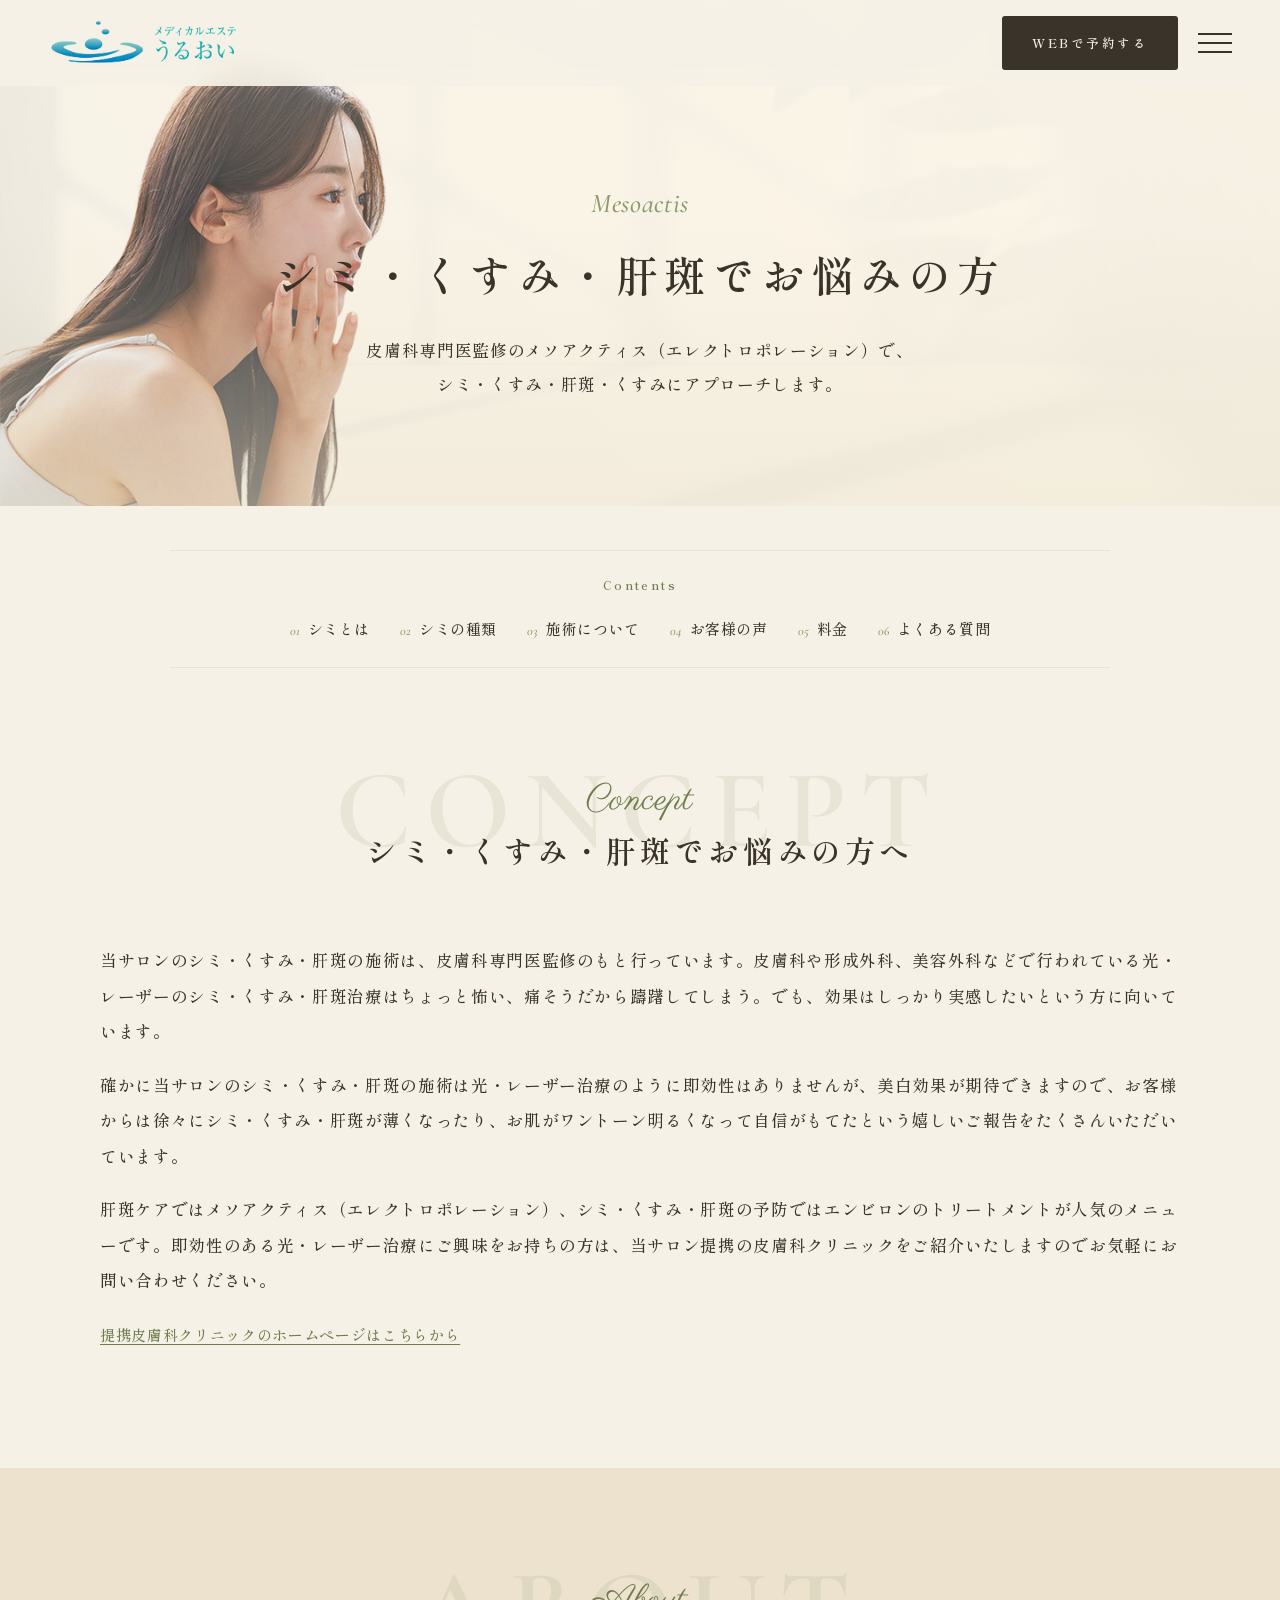
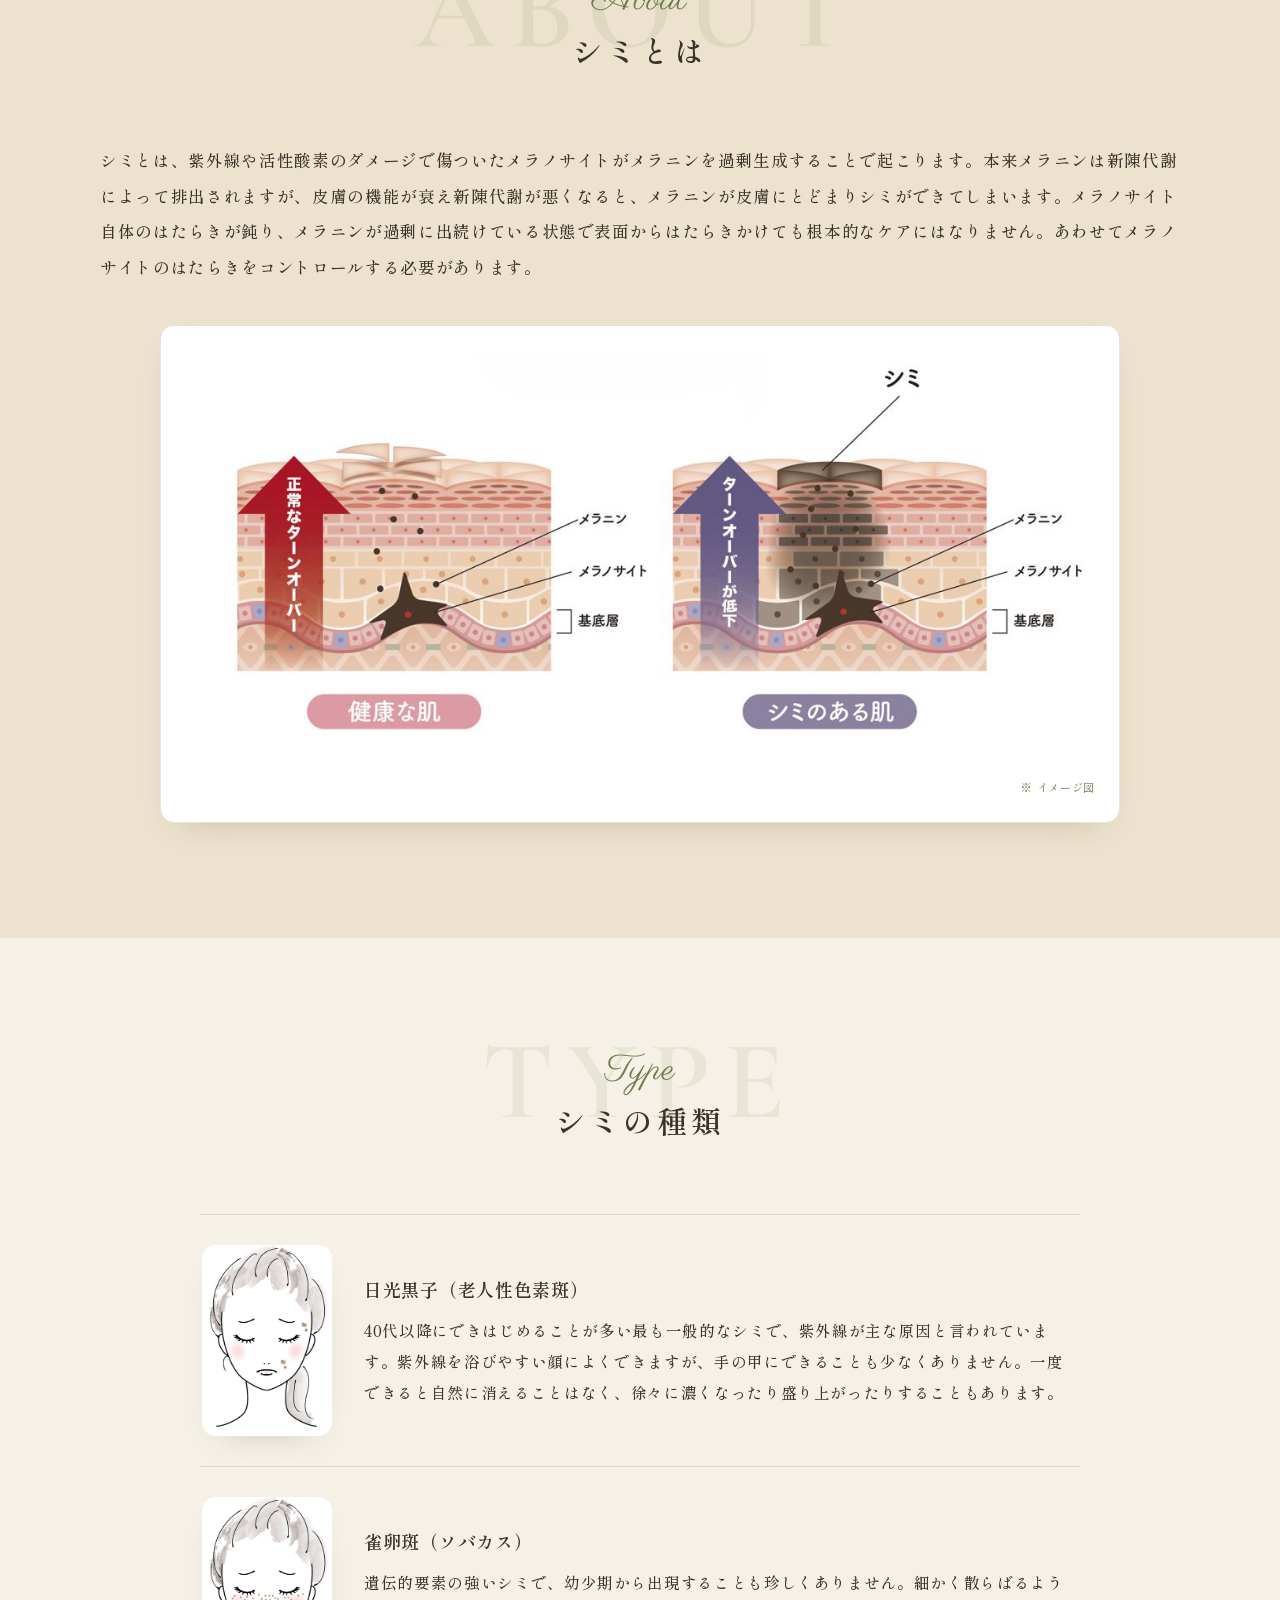
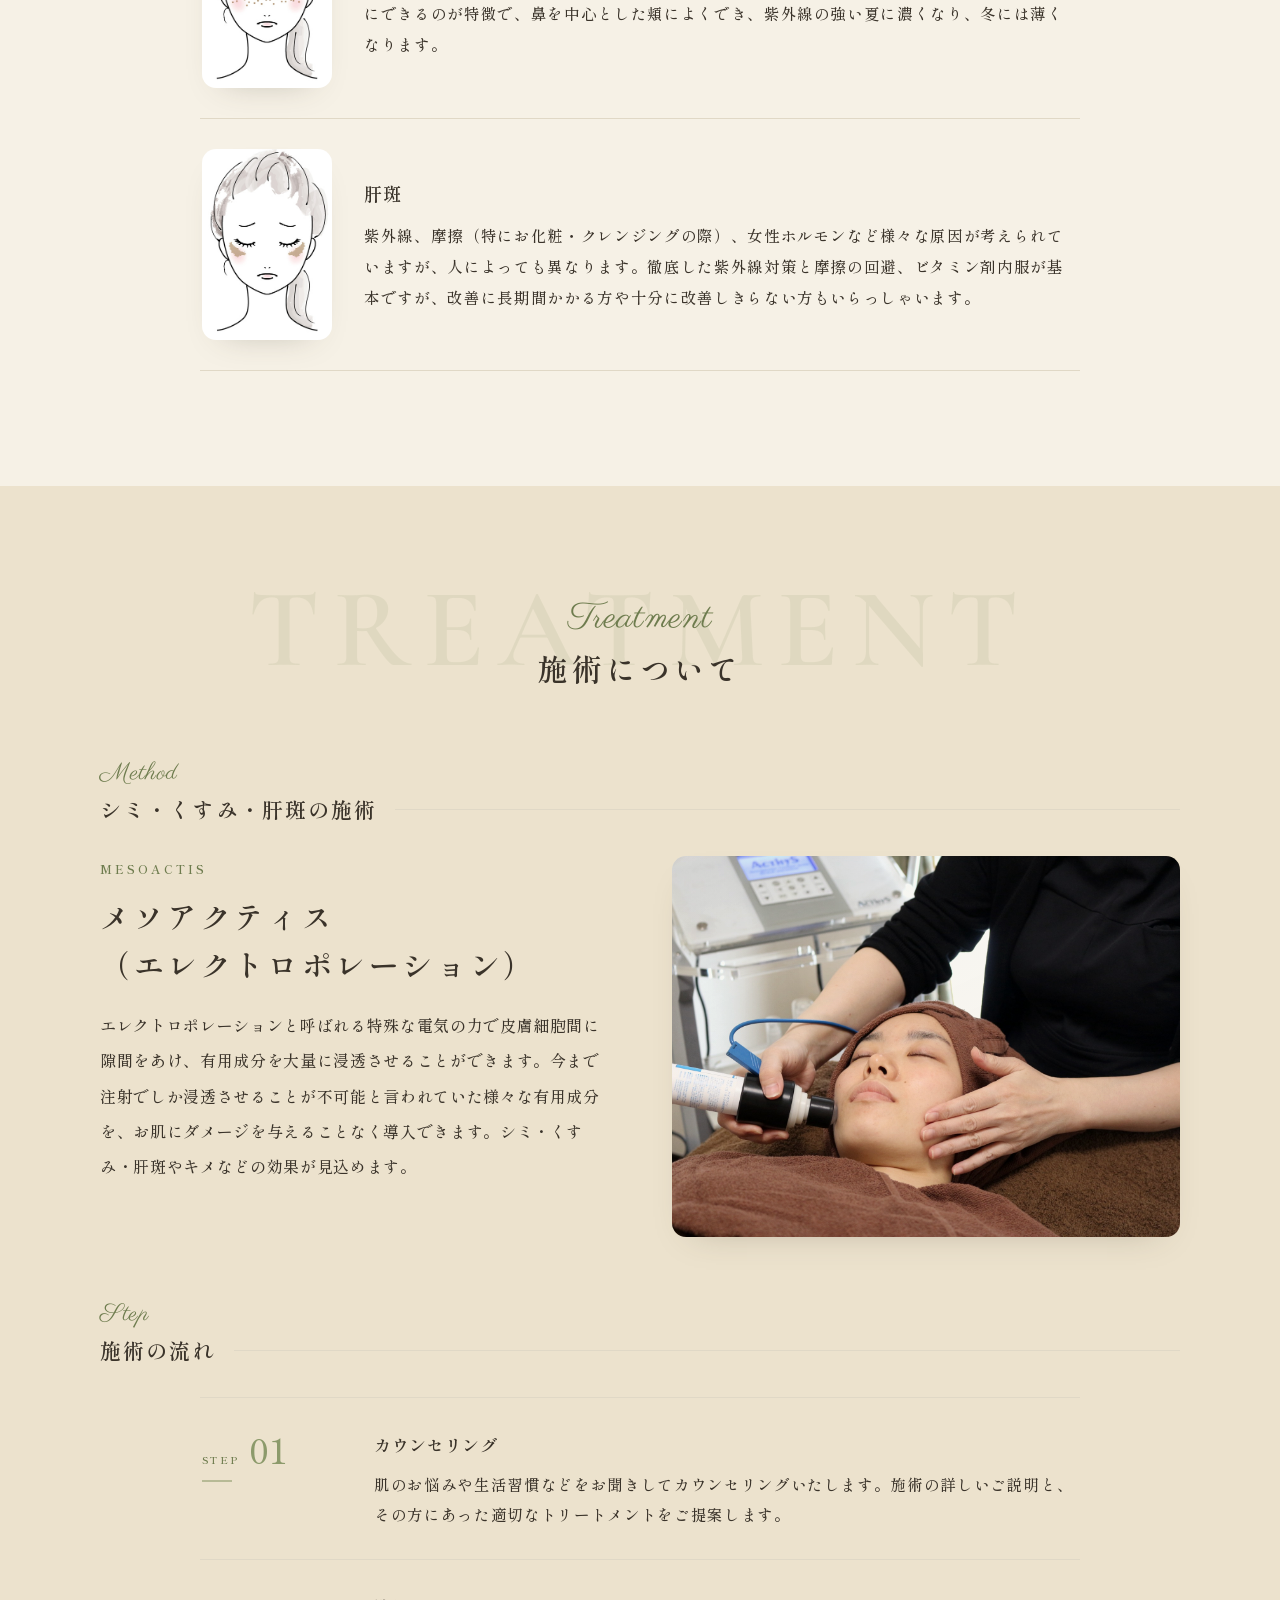
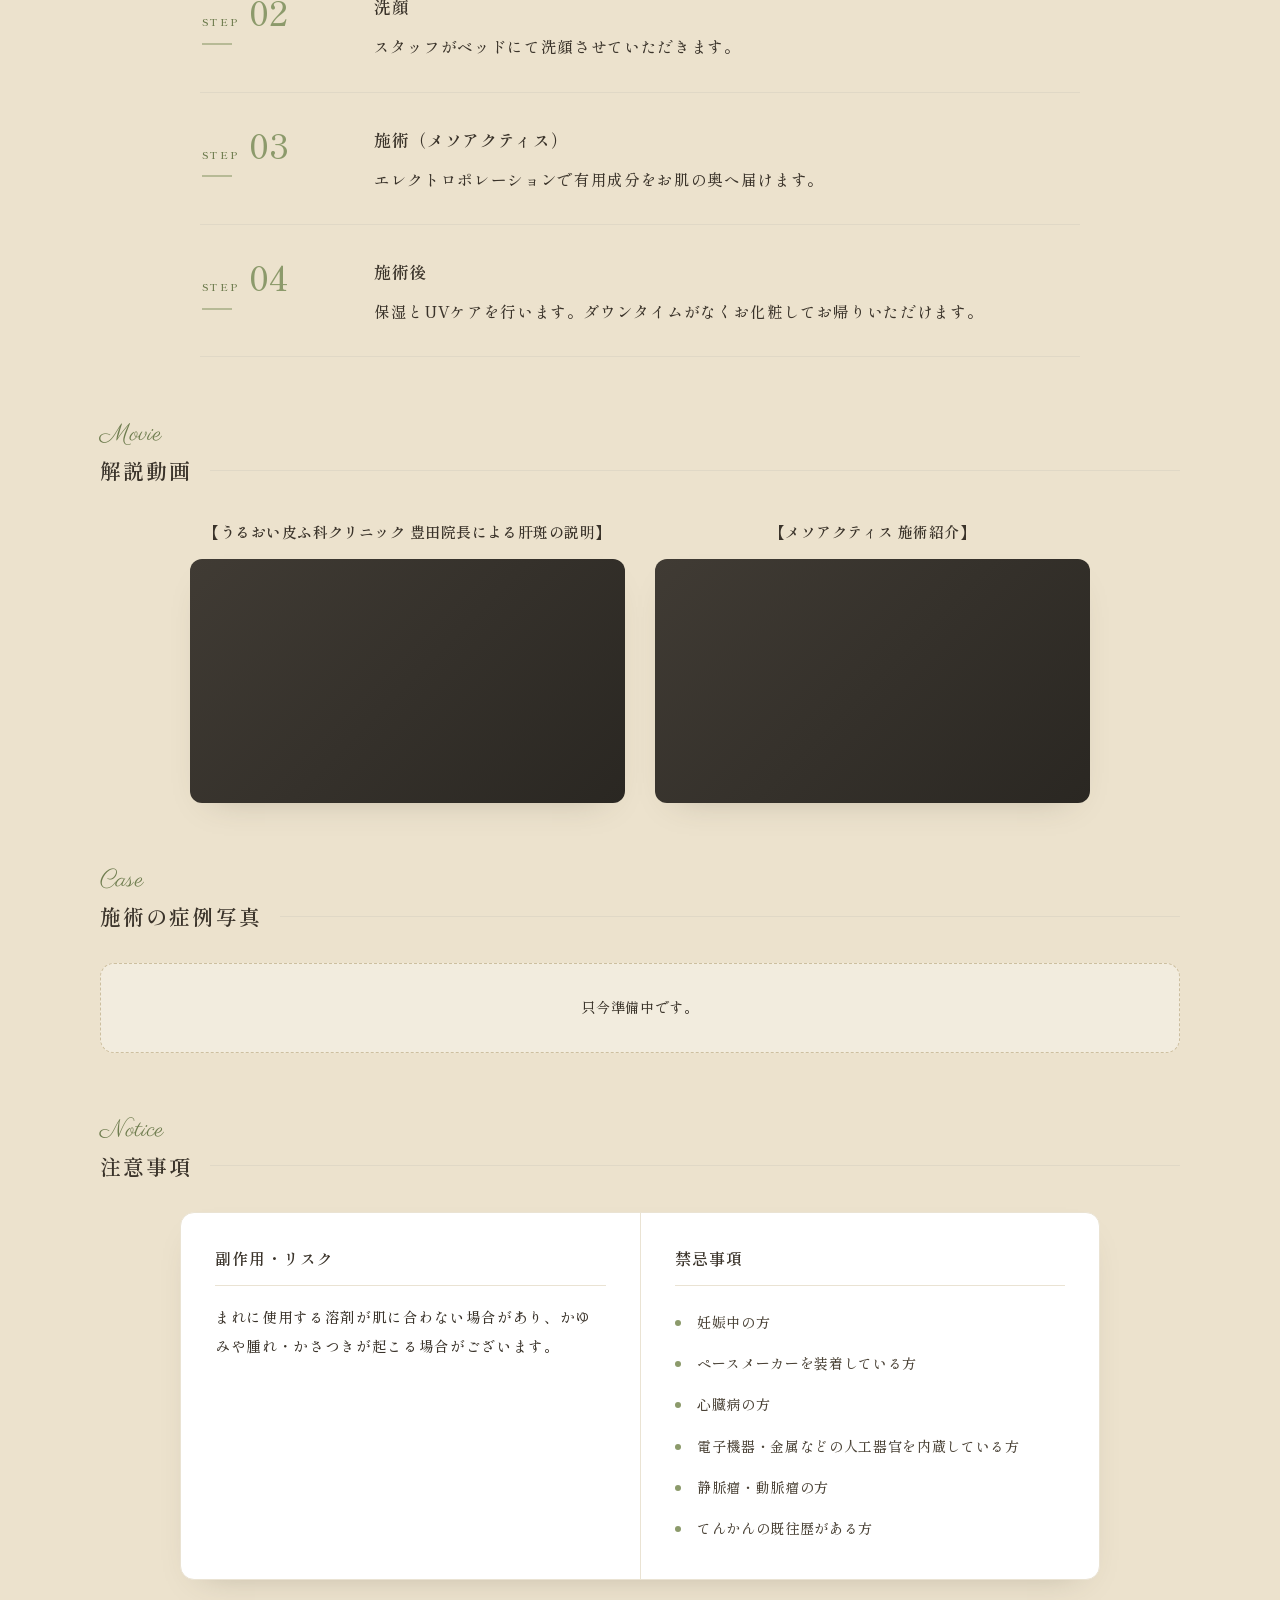
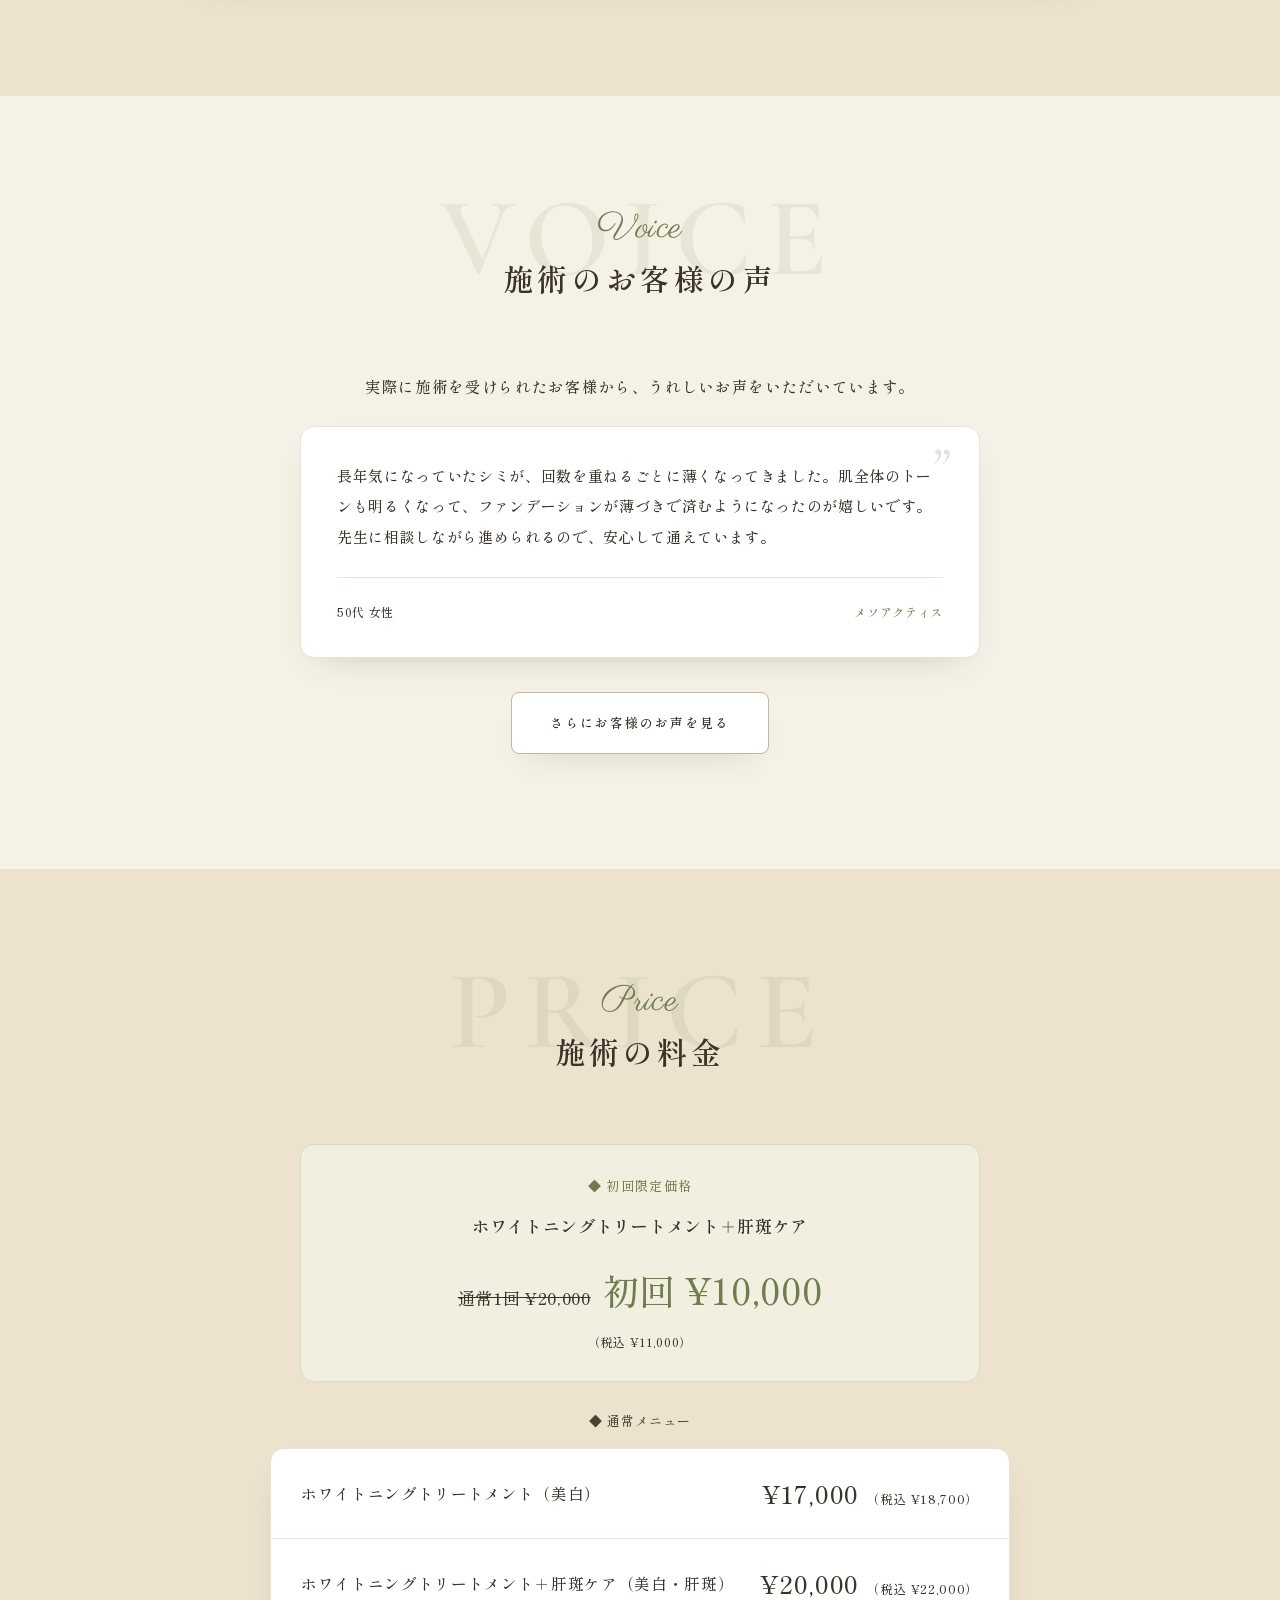
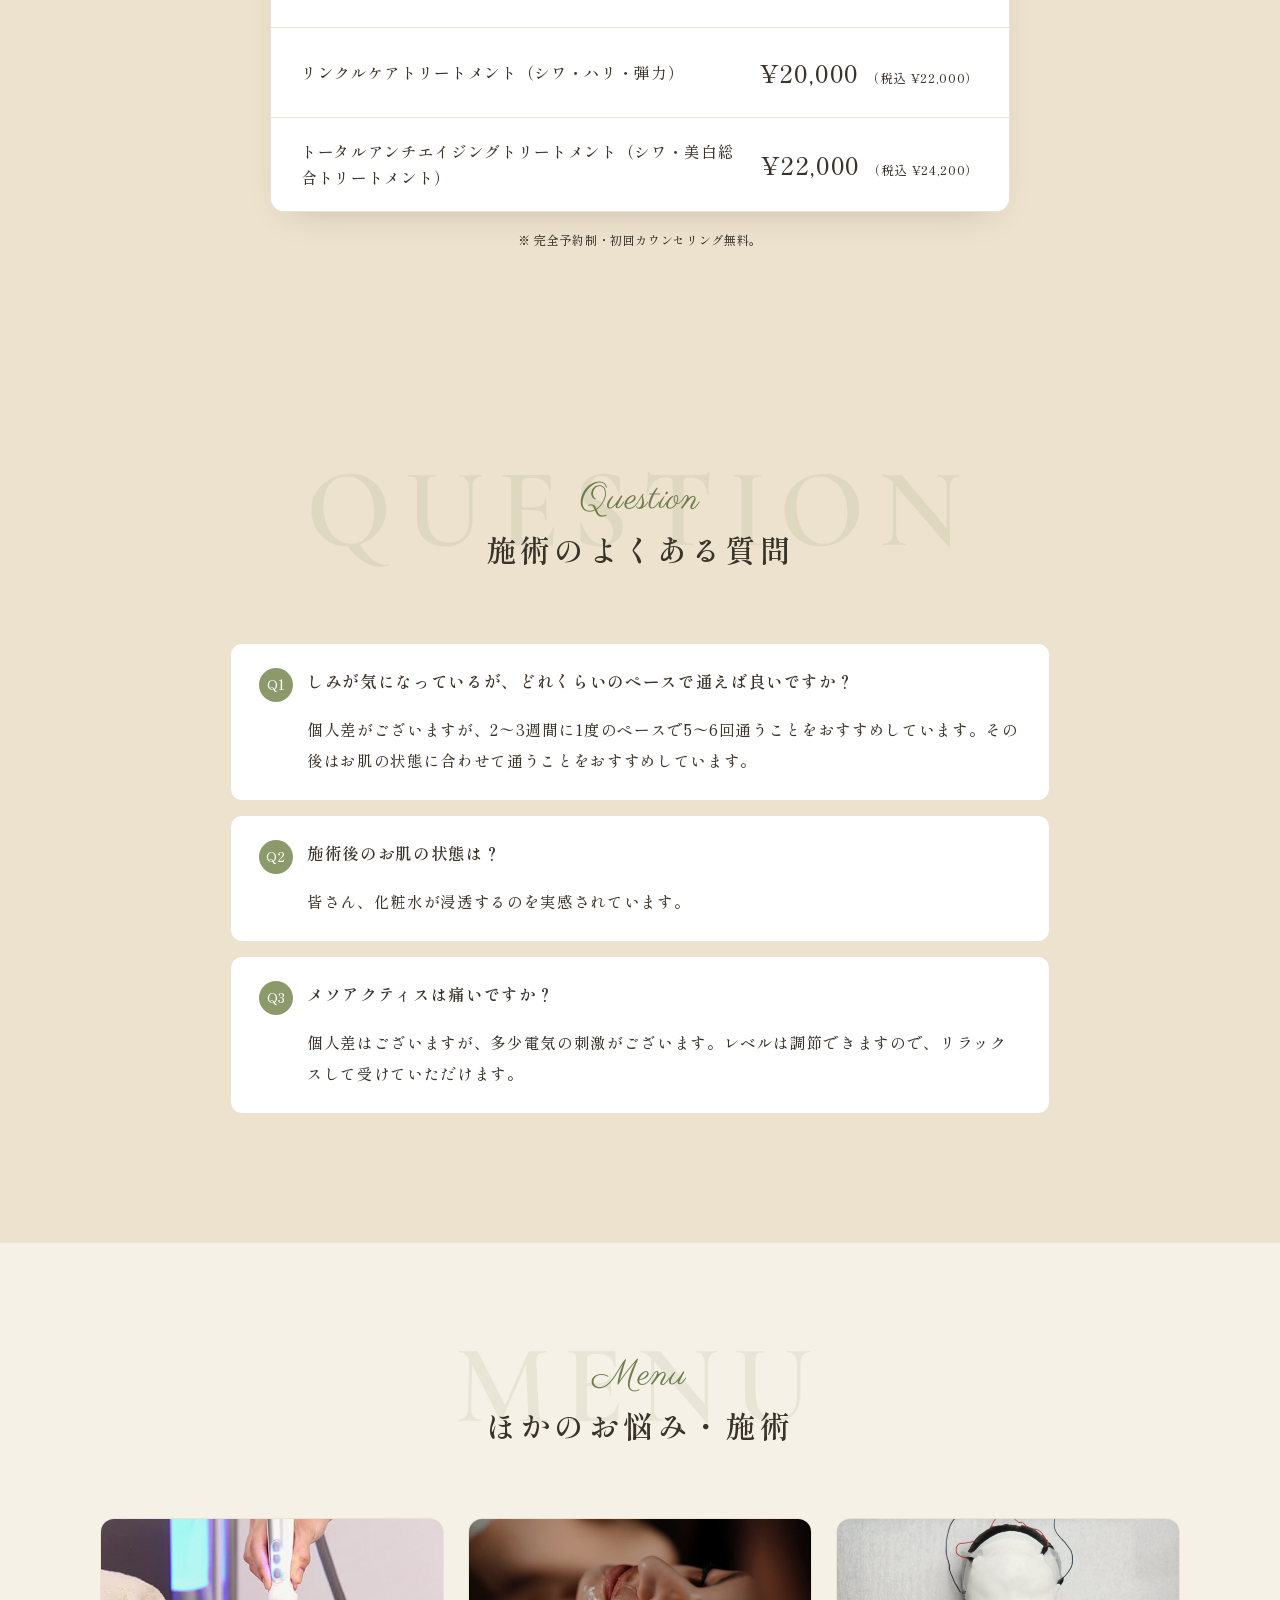
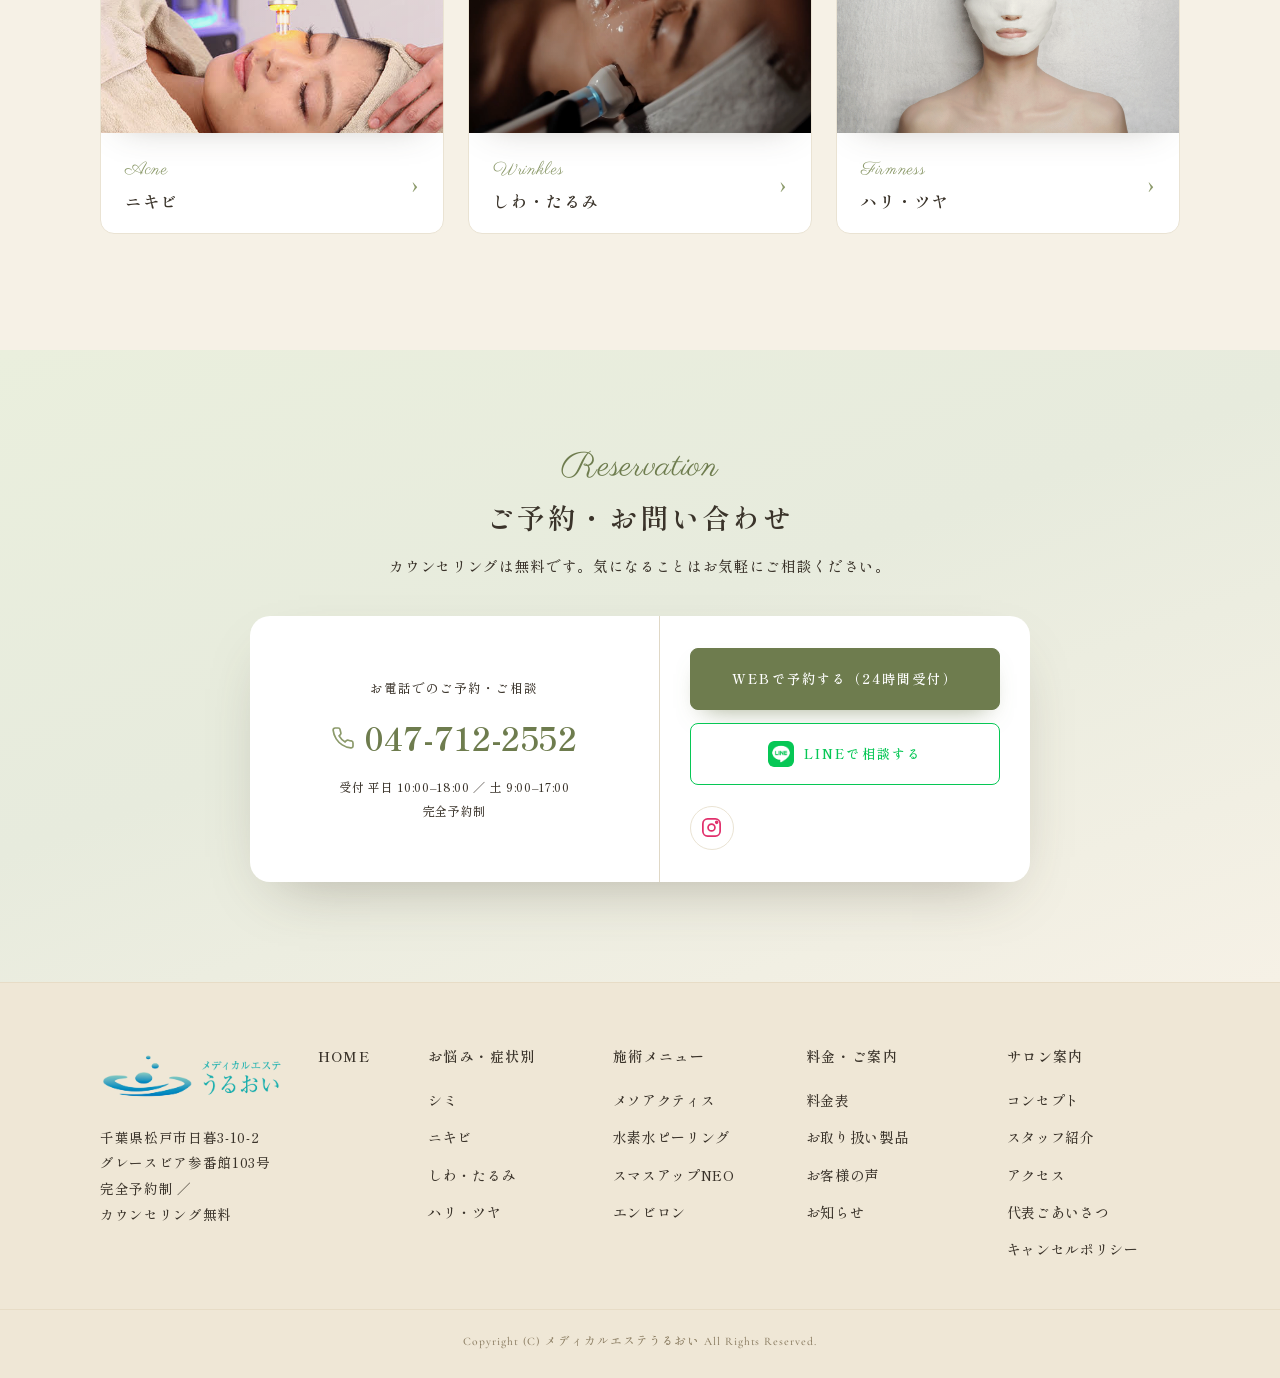
<file: treatment-shimi.html>
<!doctype html>
<html lang="ja">
  <head>
    <meta charset="UTF-8" />
    <meta name="viewport" content="width=device-width, initial-scale=1.0" />
    <title>シミ・くすみ・肝斑でお悩みの方｜メディカルエステ うるおい</title>
    <meta name="description" content="シミ・くすみ・肝斑のケアならメディカルエステうるおい。皮膚科専門医監修のメソアクティス（エレクトロポレーション）で美容成分を肌の奥へ届けます。千葉県松戸市八柱。" />
    <meta property="og:type" content="website" />
    <meta property="og:site_name" content="メディカルエステうるおい" />
    <meta property="og:title" content="シミ・くすみ・肝斑でお悩みの方｜メディカルエステ うるおい" />
    <meta property="og:description" content="シミ・くすみ・肝斑のケアならメディカルエステうるおい。皮膚科専門医監修のメソアクティス（エレクトロポレーション）で美容成分を肌の奥へ届けます。千葉県松戸市八柱。" />
    <meta property="og:image" content="https://medical-este-uruoi.com/img/top.jpg" />
    <meta name="twitter:card" content="summary_large_image" />
    <link rel="icon" type="image/png" href="img/cropped-favicon.png?v=122" />
    <link rel="preconnect" href="https://fonts.googleapis.com" />
    <link rel="preconnect" href="https://fonts.gstatic.com" crossorigin />
    <link
      href="https://fonts.googleapis.com/css2?family=Cormorant+Garamond:ital,wght@0,400;0,500;0,600;1,400;1,500;1,600&family=Shippori+Mincho:wght@400;500;600;700&family=Noto+Serif+JP:wght@300;400;500;600&family=Noto+Sans+JP:wght@300;400;500&family=Zen+Kaku+Gothic+New:wght@300;400;500;700&family=Parisienne&display=swap"
      rel="stylesheet"
    />
    <script>
      document.documentElement.className += " js";
    </script>
    <link rel="stylesheet" href="css/main.css?v=122" />
    <link rel="stylesheet" href="css/sub.css?v=122" />
    <link rel="stylesheet" href="css/treatment-shimi.css?v=122" />
  </head>
  <body>
    <header class="site-header">
      <a class="brand" href="index.html"
        ><img
          class="logo-img"
          src="img/uruoi_logo.png"
          alt="メディカルエステ うるおい"
      /></a>
      <div class="hd-right">
        <a
          class="hd-cta"
          href="https://airrsv.net/medical-uruoi/calendar"
          target="_blank"
          rel="noopener"
          ><span class="hd-cta-tx">WEBで予約する</span
          ><span class="hd-cta-ar"
            ><svg
              viewBox="0 0 24 24"
              fill="none"
              stroke="currentColor"
              stroke-width="1.7"
              stroke-linecap="round"
              stroke-linejoin="round"
            >
              <rect x="3" y="4.5" width="18" height="16" rx="2.5" />
              <path d="M3 9.5h18M8 2.5v4M16 2.5v4" /></svg></span></a
        ><button class="burger" id="menuBtn" aria-label="メニュー">
          <span class="circle"><i></i><i></i><i></i></span
          ><span class="lbl">MENU</span>
        </button>
      </div>
    </header>
    <nav class="nav-overlay" id="navOverlay">
      <button class="close" id="navClose" aria-label="閉じる">
        <svg
          class="x-ico"
          width="34"
          height="34"
          viewBox="0 0 34 34"
          fill="none"
          stroke="currentColor"
          stroke-width="2"
          stroke-linecap="round"
        >
          <path d="M3 3 31 31M31 3 3 31" />
        </svg>
      </button>
      <div class="nav-grid">
        <div class="nav-side">
          <a href="index.html"><img
            class="nav-logo"
            src="img/uruoi_logo.png"
            alt="メディカルエステ うるおい"
          /></a>
          <p class="nav-concept">
            皮膚科専門医監修の<br />メディカルエステサロン
          </p>
          <p class="nav-tel-l">ご予約・お問い合わせ</p>
          <a class="nav-tel" href="tel:0477122552">047-712-2552</a>

          <p class="nav-hours">
            平日 10:00–18:00 ／ 土 9:00–17:00<br />完全予約制
          </p>
          <div class="nav-cta">
            <a class="btn btn-cta" href="https://airrsv.net/medical-uruoi/calendar" target="_blank" rel="noopener">WEBで予約する</a>
            <a class="btn btn-line-app" href="https://page.line.me/npm0123f?oat_content=url&amp;openQrModal=true" target="_blank" rel="noopener"><img class="line-ico" src="img/LINE_Brand_icon.png" alt="" />LINEで予約する</a>
          </div>
          <p class="nav-addr">
            千葉県松戸市日暮3-10-2<br />グレースビア参番館103号
          </p>
          <div class="nav-sns">
            <a href="https://www.instagram.com/medicalesteuruoi/" target="_blank" rel="noopener" aria-label="Instagram"><svg width="16" height="16" viewBox="0 0 24 24" fill="none" stroke="currentColor" stroke-width="1.8"><rect x="3" y="3" width="18" height="18" rx="5" /><circle cx="12" cy="12" r="3.6" /><circle cx="17.4" cy="6.6" r="1" fill="currentColor" /></svg></a>
          </div>
        </div>
        <ul class="nav-list">
          <li>
            <a href="index.html"
              ><span class="jp">ホーム</span><span class="en">Home</span></a
            >
          </li>
          <li class="nav-cat">お悩み・施術</li>
          <li>
            <a href="treatment-shimi.html"
              ><span class="jp">シミ・くすみ・肝斑</span
              ><span class="en">Mesoactis</span></a
            >
          </li>
          <li>
            <a href="treatment-nikibi.html"
              ><span class="jp">ニキビ</span
              ><span class="en">Hydrogen Peeling</span></a
            >
          </li>
          <li>
            <a href="treatment-shiwa.html"
              ><span class="jp">しわ・たるみ</span
              ><span class="en">SMAS-up NEO</span></a
            >
          </li>
          <li>
            <a href="treatment-hari.html"
              ><span class="jp">ハリ・ツヤ</span
              ><span class="en">Environ</span></a
            >
          </li>
          <li>
            <a href="index.html#topic"
              ><span class="jp">肌画像診断</span
              ><span class="en">Neo Voir Mini</span></a
            >
          </li>
          <li class="nav-cat">料金・製品</li>
          <li>
            <a href="price.html"
              ><span class="jp">料金表</span><span class="en">Price</span></a
            >
          </li>
          <li>
            <a href="cosmetics.html"
              ><span class="jp">お取り扱い製品</span
              ><span class="en">Products</span></a
            >
          </li>
          <li class="nav-cat">サロン案内</li>
          <li>
            <a href="voice.html"
              ><span class="jp">お客様の声</span
              ><span class="en">Voice</span></a
            >
          </li>
          <li>
            <a href="news.html"
              ><span class="jp">お知らせ</span><span class="en">News</span></a
            >
          </li>
          <li>
            <a href="index.html#greet"
              ><span class="jp">代表ごあいさつ</span
              ><span class="en">Greeting</span></a
            >
          </li>
          <li>
            <a href="index.html#access"
              ><span class="jp">アクセス・営業時間</span><span class="en">Access</span></a
            >
          </li>
          <li>
            <a href="cancel-policy.html"
              ><span class="jp">キャンセルポリシー</span
              ><span class="en">Cancellation</span></a
            >
          </li>
        </ul>
      </div>
    </nav>
    <section class="page-hero">
      <div class="hero-art">
        <img
          class="ph"
          src="img/teatment_top.png"
          alt=""
          decoding="async"
        /><svg
          class="artsvg"
          viewBox="0 0 1280 480"
          preserveAspectRatio="xMidYMid slice"
          xmlns="http://www.w3.org/2000/svg"
        >
          <defs>
            <linearGradient id="hg1" x1="0" y1="0" x2="0.5" y2="1">
              <stop offset="0" stop-color="#F5EFE1" />
              <stop offset="1" stop-color="#ECDFC6" />
            </linearGradient>
            <radialGradient id="hh1" cx="68%" cy="26%" r="62%">
              <stop offset="0" stop-color="#ffffff" stop-opacity=".5" />
              <stop offset="100%" stop-color="#ffffff" stop-opacity="0" />
            </radialGradient>
          </defs>
          <rect width="1280" height="480" fill="url(#hg1)" />
          <rect width="1280" height="480" fill="url(#hh1)" />
        </svg>
      </div>
      <div class="hero-veil"></div>
      <div class="wrap hero-content reveal">
        <span class="script">Mesoactis</span>
        <h1>シミ・くすみ・肝斑で<br class="sp-br" />お悩みの方</h1>
        <p class="lead">
          皮膚科専門医監修の<br class="sp-br" />メソアクティス（エレクトロポレーション）で、<br />
          シミ・くすみ・肝斑・くすみにアプローチします。
        </p>
      </div>
    </section>
    <nav class="toc reveal" aria-label="このページの目次">
      <a href="#about">シミとは</a><a href="#types">シミの種類</a><a href="#treatment">施術について</a><a href="#voice">お客様の声</a><a href="#price">料金</a><a href="#faq">よくある質問</a>
    </nav>
    <section class="section cream">
      <div class="wrap">
        <div class="sec-head reveal">
          <span class="mark">CONCEPT</span><span class="script">Concept</span>
          <h2 class="ttl">シミ・くすみ・肝斑で<br class="sp-br" />お悩みの方へ</h2>
        </div>
        <div class="proseblock reveal">
          <p>
            当サロンのシミ・くすみ・肝斑の施術は、皮膚科専門医監修のもと行っています。皮膚科や形成外科、美容外科などで行われている光・レーザーのシミ・くすみ・肝斑治療はちょっと怖い、痛そうだから躊躇してしまう。でも、効果はしっかり実感したいという方に向いています。
          </p>
          <p>
            確かに当サロンのシミ・くすみ・肝斑の施術は光・レーザー治療のように即効性はありませんが、美白効果が期待できますので、お客様からは徐々にシミ・くすみ・肝斑が薄くなったり、お肌がワントーン明るくなって自信がもてたという嬉しいご報告をたくさんいただいています。
          </p>
          <p>
            肝斑ケアではメソアクティス（エレクトロポレーション）、シミ・くすみ・肝斑の予防ではエンビロンのトリートメントが人気のメニューです。即効性のある光・レーザー治療にご興味をお持ちの方は、当サロン提携の皮膚科クリニックをご紹介いたしますのでお気軽にお問い合わせください。
          </p>
          <p class="linkrow">
            <a href="https://www.uruoihifuka.com/" target="_blank" rel="noopener">提携皮膚科クリニックのホームページはこちらから</a>
          </p>
        </div>
      </div>
    </section>
    <section id="about" class="section beige">
      <div class="wrap">
        <div class="sec-head reveal">
          <span class="mark">ABOUT</span><span class="script">About</span>
          <h2 class="ttl">シミとは</h2>
        </div>
        <div
          class="proseblock reveal"
          style="text-align: left; margin: 0 auto 40px"
        >
          <p>
            シミとは、紫外線や活性酸素のダメージで傷ついたメラノサイトがメラニンを過剰生成することで起こります。本来メラニンは新陳代謝によって排出されますが、皮膚の機能が衰え新陳代謝が悪くなると、メラニンが皮膚にとどまりシミができてしまいます。メラノサイト自体のはたらきが鈍り、メラニンが過剰に出続けている状態で表面からはたらきかけても根本的なケアにはなりません。あわせてメラノサイトのはたらきをコントロールする必要があります。
          </p>
        </div>
        <figure class="skin-fig reveal">
          <img class="ph" src="img/skin_diagram.png" alt="" decoding="async" />
          <figcaption>※ イメージ図</figcaption>
        </figure>
      </div>
    </section>
    <section id="types" class="section cream">
      <div class="wrap narrow">
        <div class="sec-head reveal">
          <span class="mark">TYPE</span><span class="script">Type</span>
          <h2 class="ttl">シミの種類</h2>
        </div>
        <div>
          <div class="type-row reveal">
            <div class="type-photo">
              <img
                class="ph"
                src="img/simi_type1.jpg"
                alt=""
                decoding="async"
              />
            </div>
            <div>
              <h4>日光黒子（老人性色素斑）</h4>
              <p>
                40代以降にできはじめることが多い最も一般的なシミで、紫外線が主な原因と言われています。紫外線を浴びやすい顔によくできますが、手の甲にできることも少なくありません。一度できると自然に消えることはなく、徐々に濃くなったり盛り上がったりすることもあります。
              </p>
            </div>
          </div>
          <div class="type-row reveal">
            <div class="type-photo">
              <img
                class="ph"
                src="img/simi_type2.jpg"
                alt=""
                decoding="async"
              />
            </div>
            <div>
              <h4>雀卵斑（ソバカス）</h4>
              <p>
                遺伝的要素の強いシミで、幼少期から出現することも珍しくありません。細かく散らばるようにできるのが特徴で、鼻を中心とした頬によくでき、紫外線の強い夏に濃くなり、冬には薄くなります。
              </p>
            </div>
          </div>
          <div class="type-row reveal">
            <div class="type-photo">
              <img
                class="ph"
                src="img/simi_type3.jpg"
                alt=""
                decoding="async"
              />
            </div>
            <div>
              <h4>肝斑</h4>
              <p>
                紫外線、摩擦（特にお化粧・クレンジングの際）、女性ホルモンなど様々な原因が考えられていますが、人によっても異なります。徹底した紫外線対策と摩擦の回避、ビタミン剤内服が基本ですが、改善に長期間かかる方や十分に改善しきらない方もいらっしゃいます。
              </p>
            </div>
          </div>
        </div>
      </div>
    </section>
    <section id="treatment" class="section beige">
      <div class="wrap">
        <div class="sec-head reveal">
          <span class="mark">TREATMENT</span
          ><span class="script">Treatment</span>
          <h2 class="ttl">施術について</h2>
        </div>
        <div class="tsub">
          <div class="sub-head reveal">
            <span class="scr">Method</span>
            <h3 class="ttl">シミ・くすみ・肝斑の施術</h3>
          </div>
          <div class="split rev reveal">
            <div class="media wide art">
              <img
                class="ph"
                src="img/mesoactis.jpg"
                alt=""
                decoding="async"
              /><svg
                class="artsvg"
                viewBox="0 0 620 820"
                preserveAspectRatio="xMidYMid slice"
                xmlns="http://www.w3.org/2000/svg"
              >
                <defs>
                  <linearGradient id="mg2" x1="0" y1="0" x2="0.7" y2="1">
                    <stop offset="0" stop-color="#F5EFE1" />
                    <stop offset="1" stop-color="#ECDFC6" />
                  </linearGradient>
                  <filter id="mb2" x="-40%" y="-40%" width="180%" height="180%">
                    <feGaussianBlur stdDeviation="49" />
                  </filter>
                </defs>
                <rect width="620" height="820" fill="url(#mg2)" />
                <ellipse
                  cx="446"
                  cy="213"
                  rx="248"
                  ry="279"
                  fill="#EAD9B6"
                  opacity=".55"
                  filter="url(#mb2)"
                />
                <g stroke="#C49A55" stroke-linecap="round" stroke-opacity=".3">
                  <line
                    x1="429"
                    y1="385"
                    x2="498"
                    y2="385"
                    stroke-width="1.6"
                  />
                  <line
                    x1="413"
                    y1="445"
                    x2="473"
                    y2="480"
                    stroke-width="1.6"
                  />
                  <line
                    x1="370"
                    y1="488"
                    x2="404"
                    y2="549"
                    stroke-width="1.6"
                  />
                  <line
                    x1="310"
                    y1="504"
                    x2="310"
                    y2="574"
                    stroke-width="1.6"
                  />
                  <line
                    x1="250"
                    y1="488"
                    x2="216"
                    y2="549"
                    stroke-width="1.6"
                  />
                  <line
                    x1="207"
                    y1="445"
                    x2="147"
                    y2="480"
                    stroke-width="1.6"
                  />
                  <line
                    x1="191"
                    y1="385"
                    x2="122"
                    y2="385"
                    stroke-width="1.6"
                  />
                  <line
                    x1="207"
                    y1="326"
                    x2="147"
                    y2="291"
                    stroke-width="1.6"
                  />
                  <line
                    x1="250"
                    y1="282"
                    x2="216"
                    y2="222"
                    stroke-width="1.6"
                  />
                  <line
                    x1="310"
                    y1="266"
                    x2="310"
                    y2="197"
                    stroke-width="1.6"
                  />
                  <line
                    x1="370"
                    y1="282"
                    x2="404"
                    y2="222"
                    stroke-width="1.6"
                  />
                  <line
                    x1="413"
                    y1="326"
                    x2="473"
                    y2="291"
                    stroke-width="1.6"
                  />
                </g>
                <circle cx="310" cy="385" r="89" fill="#C49A55" opacity=".08" />
                <circle
                  cx="310"
                  cy="385"
                  r="89"
                  fill="none"
                  stroke="#C49A55"
                  stroke-width="1.6"
                  stroke-opacity=".3"
                />
              </svg>
            </div>
            <div class="txt">
              <p class="eyebrow">Mesoactis</p>
              <h3>メソアクティス<span style="white-space: nowrap">（エレクトロポレーション）</span></h3>
              <p>
                エレクトロポレーションと呼ばれる特殊な電気の力で皮膚細胞間に隙間をあけ、有用成分を大量に浸透させることができます。今まで注射でしか浸透させることが不可能と言われていた様々な有用成分を、お肌にダメージを与えることなく導入できます。シミ・くすみ・肝斑やキメなどの効果が見込めます。
              </p>
            </div>
          </div>
        </div>
        <div class="tsub">
          <div class="sub-head reveal">
            <span class="scr">Step</span>
            <h3 class="ttl">施術の流れ</h3>
          </div>
          <div class="flow-min">
            <div class="fstep reveal">
              <div class="fstep-head">
                <div class="lbl">
                  <span class="s">Step</span><span class="n">01</span>
                </div>
                <div class="ln"></div>
              </div>
              <div class="fstep-body">
                <h4>カウンセリング</h4>
                <p>
                  肌のお悩みや生活習慣などをお聞きしてカウンセリングいたします。施術の詳しいご説明と、その方にあった適切なトリートメントをご提案します。
                </p>
              </div>
            </div>
            <div class="fstep reveal">
              <div class="fstep-head">
                <div class="lbl">
                  <span class="s">Step</span><span class="n">02</span>
                </div>
                <div class="ln"></div>
              </div>
              <div class="fstep-body">
                <h4>洗顔</h4>
                <p>スタッフがベッドにて洗顔させていただきます。</p>
              </div>
            </div>
            <div class="fstep reveal">
              <div class="fstep-head">
                <div class="lbl">
                  <span class="s">Step</span><span class="n">03</span>
                </div>
                <div class="ln"></div>
              </div>
              <div class="fstep-body">
                <h4>施術（メソアクティス）</h4>
                <p>エレクトロポレーションで有用成分をお肌の奥へ届けます。</p>
              </div>
            </div>
            <div class="fstep reveal">
              <div class="fstep-head">
                <div class="lbl">
                  <span class="s">Step</span><span class="n">04</span>
                </div>
                <div class="ln"></div>
              </div>
              <div class="fstep-body">
                <h4>施術後</h4>
                <p>
                  保湿とUVケアを行います。ダウンタイムがなくお化粧してお帰りいただけます。
                </p>
              </div>
            </div>
          </div>
        </div>
        <div class="tsub">
          <div class="sub-head reveal">
            <span class="scr">Movie</span>
            <h3 class="ttl">解説動画</h3>
          </div>
          <div class="videos">
            <div class="video reveal">
              <h4>【うるおい皮ふ科クリニック 豊田院長による肝斑の説明】</h4>
              <div class="frame">
                <iframe
                  src="https://www.youtube-nocookie.com/embed/COeOKtGLAfs"
                  title="うるおい皮ふ科クリニック 豊田院長による肝斑の説明"
                  loading="lazy"
                  allow="
                    accelerometer;
                    autoplay;
                    clipboard-write;
                    encrypted-media;
                    gyroscope;
                    picture-in-picture;
                    web-share;
                  "
                  referrerpolicy="strict-origin-when-cross-origin"
                  allowfullscreen
                ></iframe>
              </div>
            </div>
            <div class="video reveal">
              <h4>【メソアクティス 施術紹介】</h4>
              <div class="frame">
                <iframe
                  src="https://www.youtube-nocookie.com/embed/xg5if9s4vXY"
                  title="メソアクティス 施術紹介"
                  loading="lazy"
                  allow="
                    accelerometer;
                    autoplay;
                    clipboard-write;
                    encrypted-media;
                    gyroscope;
                    picture-in-picture;
                    web-share;
                  "
                  referrerpolicy="strict-origin-when-cross-origin"
                  allowfullscreen
                ></iframe>
              </div>
            </div>
          </div>
        </div>
        <div class="tsub">
          <div class="sub-head reveal">
            <span class="scr">Case</span>
            <h3 class="ttl">施術の症例写真</h3>
          </div>
          <div class="case-frame reveal">只今準備中です。</div>
        </div>
        <div class="tsub">
          <div class="sub-head reveal">
            <span class="scr">Notice</span>
            <h3 class="ttl">注意事項</h3>
          </div>
          <div class="notice-card reveal">
            <div class="notice-col">
              <h4>副作用・リスク</h4>
              <p>
                まれに使用する溶剤が肌に合わない場合があり、かゆみや腫れ・かさつきが起こる場合がございます。
              </p>
            </div>
            <div class="notice-col">
              <h4>禁忌事項</h4>
              <ul class="bullets">
                <li>妊娠中の方</li>
                <li>ペースメーカーを装着している方</li>
                <li>心臓病の方</li>
                <li>電子機器・金属などの人工器官を内蔵している方</li>
                <li>静脈瘤・動脈瘤の方</li>
                <li>てんかんの既往歴がある方</li>
              </ul>
            </div>
          </div>
        </div>
      </div>
    </section>
    <section id="voice" class="section cream">
      <div class="wrap">
        <div class="sec-head reveal">
          <span class="mark">VOICE</span><span class="script">Voice</span>
          <h2 class="ttl">施術のお客様の声</h2>
        </div>
        <p class="vlead reveal">
          実際に施術を受けられたお客様から、うれしいお声をいただいています。
        </p>
        <div class="voice-single reveal">
          <div class="voice-card">
            <span class="quote">”</span>
            <p>
              長年気になっていたシミが、回数を重ねるごとに薄くなってきました。肌全体のトーンも明るくなって、ファンデーションが薄づきで済むようになったのが嬉しいです。先生に相談しながら進められるので、安心して通えています。
            </p>
            <div class="meta">
              <span>50代 女性</span><span class="tx">メソアクティス</span>
            </div>
          </div>
        </div>
        <div style="text-align: center">
          <a class="btn btn-solid" href="voice.html#voice-shimi"
            >さらにお客様のお声を見る</a
          >
        </div>
      </div>
    </section>
    <section class="section beige" id="price">
      <div class="wrap">
        <div class="sec-head reveal">
          <span class="mark">PRICE</span><span class="script">Price</span>
          <h2 class="ttl">施術の料金</h2>
        </div>
        <div class="price-first reveal">
          <div class="lbl">◆ 初回限定価格</div>
          <div class="nm">ホワイトニングトリートメント＋肝斑ケア</div>
          <div>
            <span class="was2">通常1回 ¥20,000</span
            ><span class="amt">初回 ¥10,000</span>
          </div>
          <div style="margin-top: 6px; font-size: 12px; color: var(--ink-soft)">
            （税込 ¥11,000）
          </div>
        </div>
        <p class="menu-h">◆ 通常メニュー</p>
        <div class="menu-table reveal">
          <div class="mrow">
            <span class="mn">ホワイトニングトリートメント（美白）</span
            ><span class="mp">¥17,000<small>（税込 ¥18,700）</small></span>
          </div>
          <div class="mrow">
            <span class="mn">ホワイトニングトリートメント＋肝斑ケア（美白・肝斑）</span
            ><span class="mp">¥20,000<small>（税込 ¥22,000）</small></span>
          </div>
          <div class="mrow">
            <span class="mn">リンクルケアトリートメント（シワ・ハリ・弾力）</span
            ><span class="mp">¥20,000<small>（税込 ¥22,000）</small></span>
          </div>
          <div class="mrow">
            <span class="mn">トータルアンチエイジングトリートメント（シワ・美白総合トリートメント）</span
            ><span class="mp">¥22,000<small>（税込 ¥24,200）</small></span>
          </div>
        </div>

        <p class="price-note" style="text-align: center; margin-top: 16px">
          ※
          完全予約制・初回カウンセリング無料。
        </p>
      </div>
    </section>
    <section id="faq" class="section beige">
      <div class="wrap">
        <div class="sec-head reveal">
          <span class="mark">QUESTION</span><span class="script">Question</span>
          <h2 class="ttl">施術のよくある質問</h2>
        </div>
        <div class="qa">
          <div class="qaitem reveal">
            <div class="q">
              <span class="qn">Q1</span
              ><span
                >しみが気になっているが、どれくらいのペースで通えば良いですか？</span
              >
            </div>
            <div class="a">
              個人差がございますが、2〜3週間に1度のペースで5〜6回通うことをおすすめしています。その後はお肌の状態に合わせて通うことをおすすめしています。
            </div>
          </div>
          <div class="qaitem reveal">
            <div class="q">
              <span class="qn">Q2</span><span>施術後のお肌の状態は？</span>
            </div>
            <div class="a">皆さん、化粧水が浸透するのを実感されています。</div>
          </div>
          <div class="qaitem reveal">
            <div class="q">
              <span class="qn">Q3</span
              ><span>メソアクティスは痛いですか？</span>
            </div>
            <div class="a">
              個人差はございますが、多少電気の刺激がございます。レベルは調節できますので、リラックスして受けていただけます。
            </div>
          </div>
        </div>
      </div>
    </section>
    <section class="section cream">
      <div class="wrap">
        <div class="sec-head reveal">
          <span class="mark">MENU</span><span class="script">Menu</span>
          <h2 class="ttl">ほかのお悩み・施術</h2>
        </div>
        <div class="related-grid">
          <a class="rel-card reveal" href="treatment-nikibi.html"
            ><div class="media art">
              <img
                class="ph"
                src="img/suiso_peeling.jpg"
                alt=""
                decoding="async"
              /><svg
                class="artsvg"
                viewBox="0 0 560 360"
                preserveAspectRatio="xMidYMid slice"
                xmlns="http://www.w3.org/2000/svg"
              >
                <defs>
                  <linearGradient id="mg3" x1="0" y1="0" x2="0.7" y2="1">
                    <stop offset="0" stop-color="#EDF2F0" />
                    <stop offset="1" stop-color="#DBE7E2" />
                  </linearGradient>
                  <filter id="mb3" x="-40%" y="-40%" width="180%" height="180%">
                    <feGaussianBlur stdDeviation="34" />
                  </filter>
                </defs>
                <rect width="560" height="360" fill="url(#mg3)" />
                <ellipse
                  cx="403"
                  cy="94"
                  rx="224"
                  ry="122"
                  fill="#CFE3DD"
                  opacity=".55"
                  filter="url(#mb3)"
                />
                <path
                  d="M280 101 C328 160 324 218 280 218 C236 218 232 160 280 101 Z"
                  fill="#7FB3A4"
                  opacity=".08"
                  stroke="#7FB3A4"
                  stroke-width="1.6"
                  stroke-opacity=".3"
                />
                <path
                  d="M209 150 C239 186 236 222 209 222 C182 222 179 186 209 150 Z"
                  fill="#7FB3A4"
                  opacity=".08"
                  stroke="#7FB3A4"
                  stroke-width="1.6"
                  stroke-opacity=".3"
                />
                <path
                  d="M349 127 C384 168 380 210 349 210 C318 210 315 168 349 127 Z"
                  fill="#7FB3A4"
                  opacity=".08"
                  stroke="#7FB3A4"
                  stroke-width="1.6"
                  stroke-opacity=".3"
                />
              </svg>
            </div>
            <div class="rc-body">
              <div>
                <span class="en">Acne</span>
                <h4>ニキビ</h4>
              </div>
              <span class="arr">›</span>
            </div></a
          ><a class="rel-card reveal" href="treatment-shiwa.html"
            ><div class="media art">
              <img
                class="ph"
                src="img/smasup.png"
                alt=""
                decoding="async"
              /><svg
                class="artsvg"
                viewBox="0 0 560 360"
                preserveAspectRatio="xMidYMid slice"
                xmlns="http://www.w3.org/2000/svg"
              >
                <defs>
                  <linearGradient id="mg4" x1="0" y1="0" x2="0.7" y2="1">
                    <stop offset="0" stop-color="#EEF1E6" />
                    <stop offset="1" stop-color="#DEE4CE" />
                  </linearGradient>
                  <filter id="mb4" x="-40%" y="-40%" width="180%" height="180%">
                    <feGaussianBlur stdDeviation="34" />
                  </filter>
                </defs>
                <rect width="560" height="360" fill="url(#mg4)" />
                <ellipse
                  cx="403"
                  cy="94"
                  rx="224"
                  ry="122"
                  fill="#D6DEC0"
                  opacity=".55"
                  filter="url(#mb4)"
                />
                <path
                  d="M165 150 C245 75 315 75 395 115"
                  fill="none"
                  stroke="#97A86C"
                  stroke-width="2"
                  stroke-linecap="round"
                  stroke-opacity="0.34"
                />
                <path
                  d="M165 186 C245 112 315 112 395 152"
                  fill="none"
                  stroke="#97A86C"
                  stroke-width="2"
                  stroke-linecap="round"
                  stroke-opacity="0.27"
                />
                <path
                  d="M165 223 C245 148 315 148 395 189"
                  fill="none"
                  stroke="#97A86C"
                  stroke-width="2"
                  stroke-linecap="round"
                  stroke-opacity="0.20"
                />
              </svg>
            </div>
            <div class="rc-body">
              <div>
                <span class="en">Wrinkles</span>
                <h4>しわ・たるみ</h4>
              </div>
              <span class="arr">›</span>
            </div></a
          ><a class="rel-card reveal" href="treatment-hari.html"
            ><div class="media art">
              <img
                class="ph"
                src="img/vitamin_treatment.jpg"
                alt=""
                decoding="async"
              /><svg
                class="artsvg"
                viewBox="0 0 560 360"
                preserveAspectRatio="xMidYMid slice"
                xmlns="http://www.w3.org/2000/svg"
              >
                <defs>
                  <linearGradient id="mg5" x1="0" y1="0" x2="0.7" y2="1">
                    <stop offset="0" stop-color="#F5EFE2" />
                    <stop offset="1" stop-color="#ECDFC2" />
                  </linearGradient>
                  <filter id="mb5" x="-40%" y="-40%" width="180%" height="180%">
                    <feGaussianBlur stdDeviation="34" />
                  </filter>
                </defs>
                <rect width="560" height="360" fill="url(#mg5)" />
                <ellipse
                  cx="403"
                  cy="94"
                  rx="224"
                  ry="122"
                  fill="#EAD7A8"
                  opacity=".55"
                  filter="url(#mb5)"
                />
                <ellipse
                  cx="232"
                  cy="169"
                  rx="46"
                  ry="44"
                  fill="#C8A24B"
                  opacity=".09"
                  stroke="#C8A24B"
                  stroke-width="1.6"
                  stroke-opacity=".3"
                />
                <ellipse
                  cx="335"
                  cy="174"
                  rx="48"
                  ry="46"
                  fill="#C8A24B"
                  opacity=".07"
                  stroke="#C8A24B"
                  stroke-width="1.6"
                  stroke-opacity=".3"
                />
              </svg>
            </div>
            <div class="rc-body">
              <div>
                <span class="en">Firmness</span>
                <h4>ハリ・ツヤ</h4>
              </div>
              <span class="arr">›</span>
            </div></a
          >
        </div>
      </div>
    </section>
    <section class="reserve" id="cta">
      <div class="wrap reveal">
        <span class="rs-script">Reservation</span>
        <h2>ご予約・お問い合わせ</h2>
        <p class="rs-lead">
          カウンセリングは無料です。<br class="rs-br" />気になることはお気軽にご相談ください。
        </p>
        <div class="rs-card">
          <div class="rs-tel">
            <span class="rs-lbl">お電話でのご予約・ご相談</span>
            <a class="rs-num" href="tel:0477122552"
              ><svg
                width="24"
                height="24"
                viewBox="0 0 24 24"
                fill="none"
                stroke="currentColor"
                stroke-width="1.7"
              >
                <path
                  d="M22 16.92v3a2 2 0 0 1-2.18 2 19.79 19.79 0 0 1-8.63-3.07 19.5 19.5 0 0 1-6-6 19.79 19.79 0 0 1-3.07-8.67A2 2 0 0 1 4.11 2h3a2 2 0 0 1 2 1.72c.13.96.36 1.9.7 2.81a2 2 0 0 1-.45 2.11L8.09 9.91a16 16 0 0 0 6 6l1.27-1.27a2 2 0 0 1 2.11-.45c.91.34 1.85.57 2.81.7A2 2 0 0 1 22 16.92Z"
                /></svg
              >047-712-2552</a
            >
            <span class="rs-hours"
              >受付 平日 10:00–18:00 ／ 土 9:00–17:00<br />完全予約制</span
            >
          </div>
          <div class="rs-sep"></div>
          <div class="rs-act">
            <a class="btn btn-cta" href="https://airrsv.net/medical-uruoi/calendar" target="_blank" rel="noopener">WEBで予約する（24時間受付）</a>
            <a class="btn btn-line-app" href="https://page.line.me/npm0123f?oat_content=url&amp;openQrModal=true" target="_blank" rel="noopener"
              ><img
                class="line-ico"
                src="img/LINE_Brand_icon.png"
                alt=""
              />LINEで相談する</a
            >
            <div class="rs-sns">
              <a href="https://www.instagram.com/medicalesteuruoi/" target="_blank" rel="noopener" aria-label="Instagram"><svg width="16" height="16" viewBox="0 0 24 24" fill="none" stroke="currentColor" stroke-width="1.8"><rect x="3" y="3" width="18" height="18" rx="5" /><circle cx="12" cy="12" r="3.6" /><circle cx="17.4" cy="6.6" r="1" fill="currentColor" /></svg></a>
            </div>
          </div>
        </div>
      </div>
    </section>
    <footer class="site-footer">
      <div class="wrap foot-grid">
        <div class="foot-brand">
          <a href="index.html"><img
            class="logo-img foot-logo"
            src="img/uruoi_logo.png"
            alt="メディカルエステ うるおい"
          /></a>
          <address>
            千葉県松戸市日暮3-10-2<br />グレースビア参番館103号<br />完全予約制
            ／ <span style="white-space:nowrap">カウンセリング無料</span>
          </address>
        </div>
        <div class="foot-col">
          <h5><a href="index.html">HOME</a></h5>
        </div>
        <div class="foot-col foot-acc">
          <h5>お悩み・症状別</h5>
          <a href="treatment-shimi.html">シミ</a>
          <a href="treatment-nikibi.html">ニキビ</a>
          <a href="treatment-shiwa.html">しわ・たるみ</a>
          <a href="treatment-hari.html">ハリ・ツヤ</a>
        </div>
        <div class="foot-col foot-acc">
          <h5>施術メニュー</h5>
          <a href="treatment-shimi.html">メソアクティス</a>
          <a href="treatment-nikibi.html">水素水ピーリング</a>
          <a href="treatment-shiwa.html">スマスアップNEO</a>
          <a href="treatment-hari.html">エンビロン</a>
        </div>
        <div class="foot-col foot-acc">
          <h5>料金・ご案内</h5>
          <a href="price.html">料金表</a>
          <a href="cosmetics.html">お取り扱い製品</a>
          <a href="voice.html">お客様の声</a>
          <a href="news.html">お知らせ</a>
        </div>
        <div class="foot-col foot-acc">
          <h5>サロン案内</h5>
          <a href="index.html#concept">コンセプト</a>
          <a href="index.html#staff">スタッフ紹介</a>
          <a href="index.html#access">アクセス</a>
          <a href="index.html#greet">代表ごあいさつ</a>
          <a href="cancel-policy.html">キャンセルポリシー</a>
        </div>
      </div>
      <p class="foot-bottom">
        Copyright (C) メディカルエステうるおい All Rights Reserved.
      </p>
    </footer>
    <script src="js/app.js?v=122"></script>
  </body>
</html>
</file>
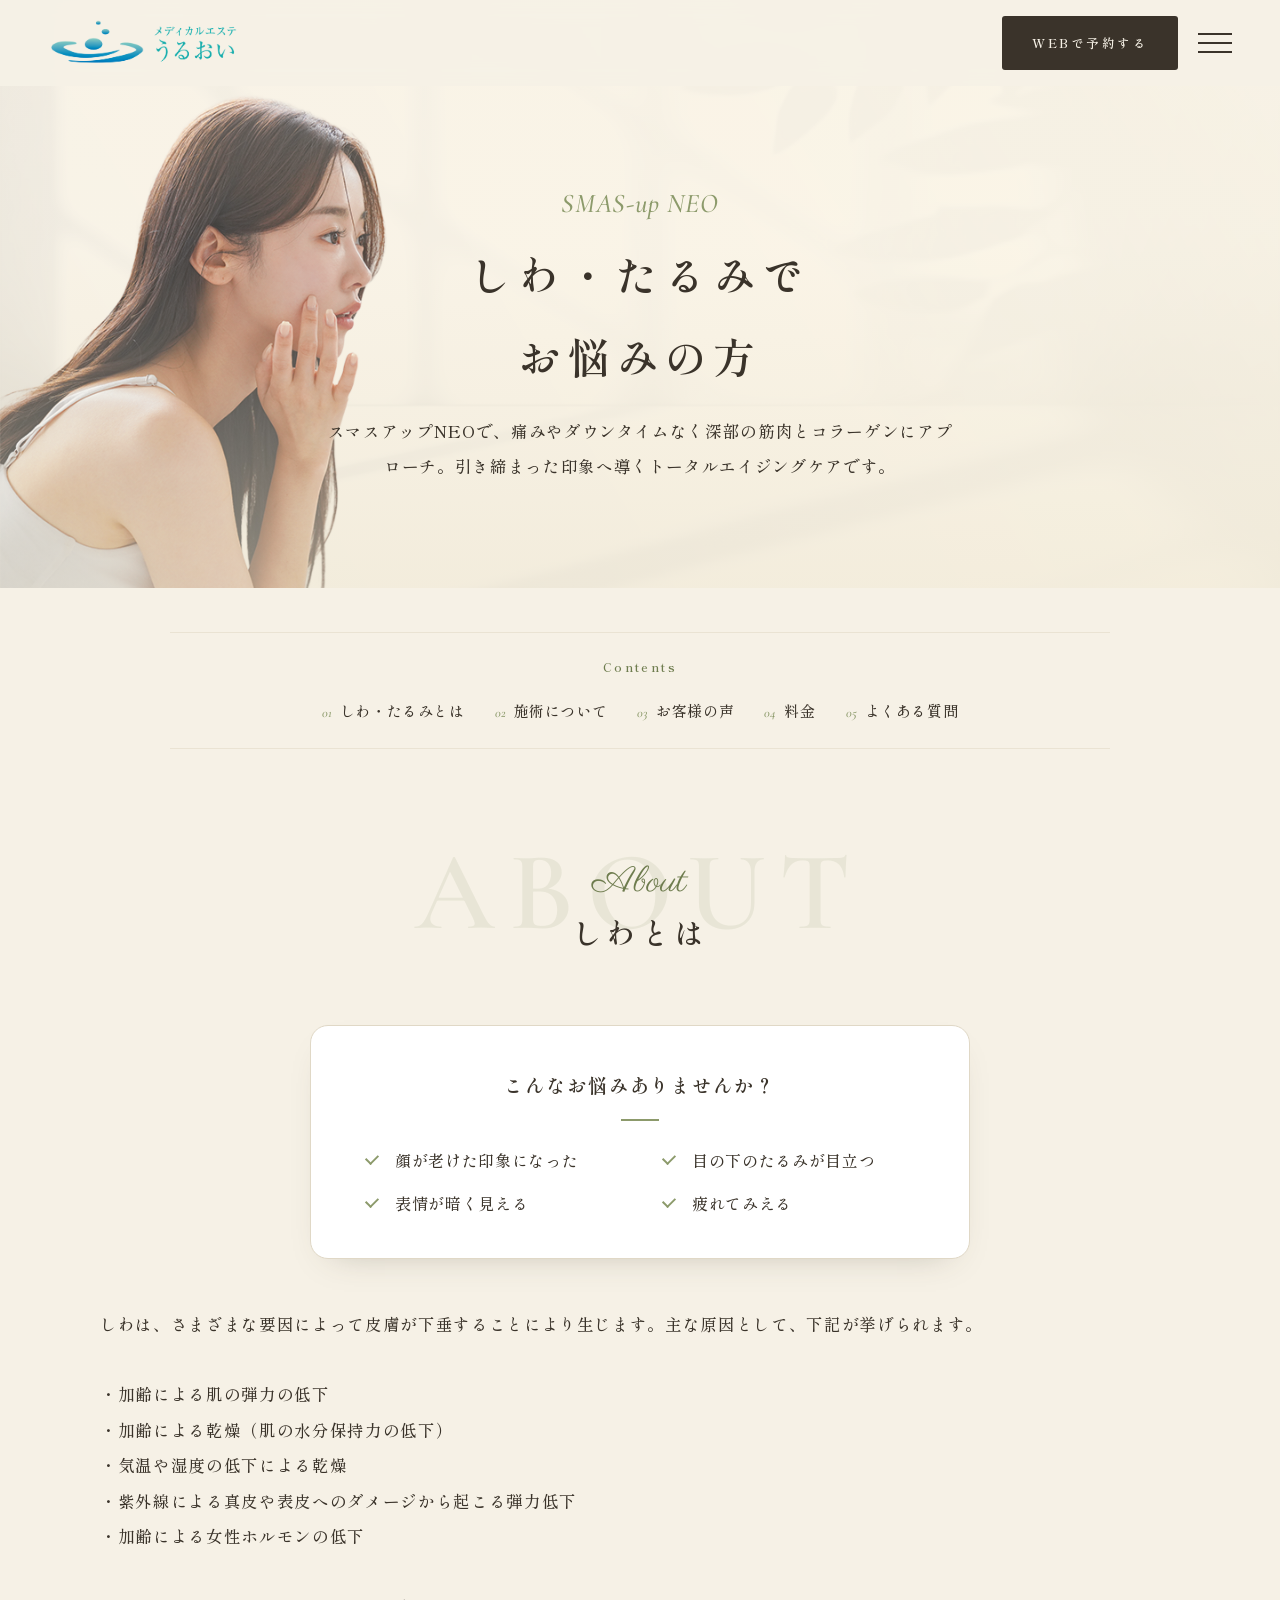
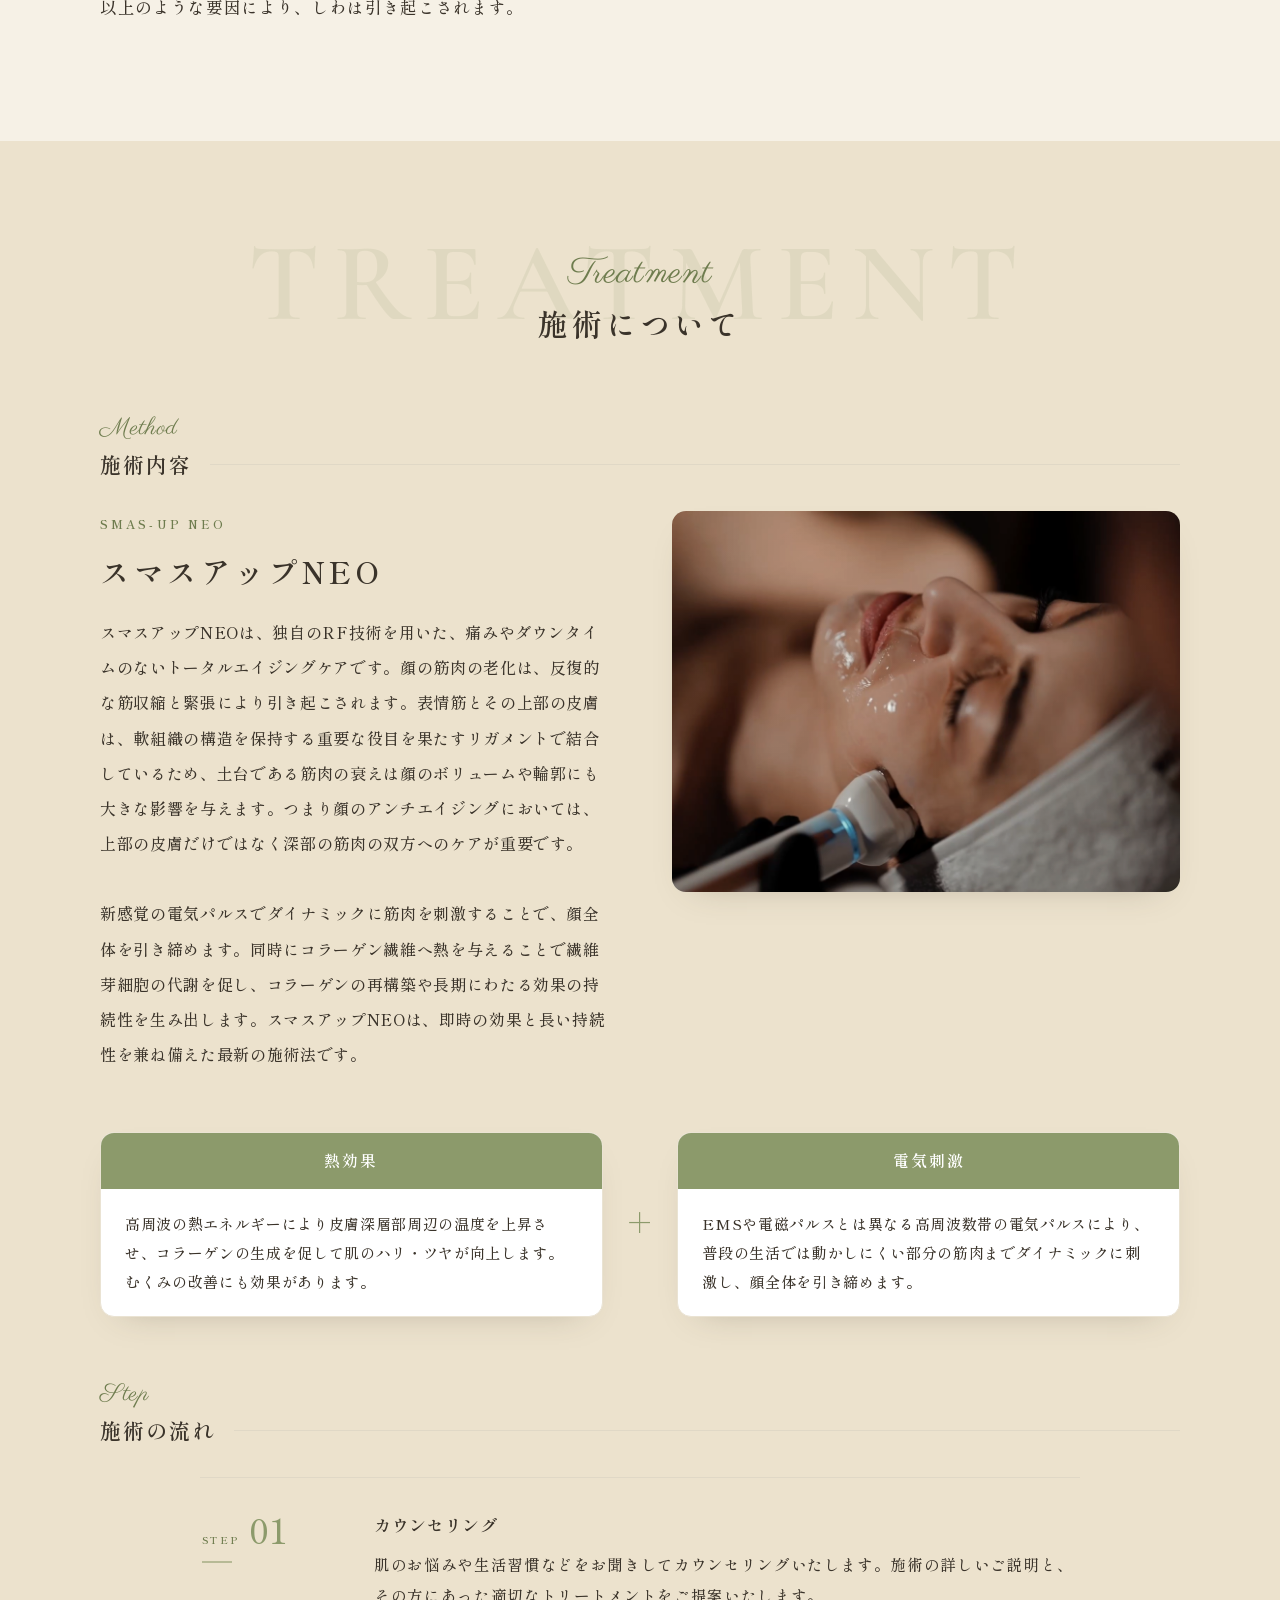
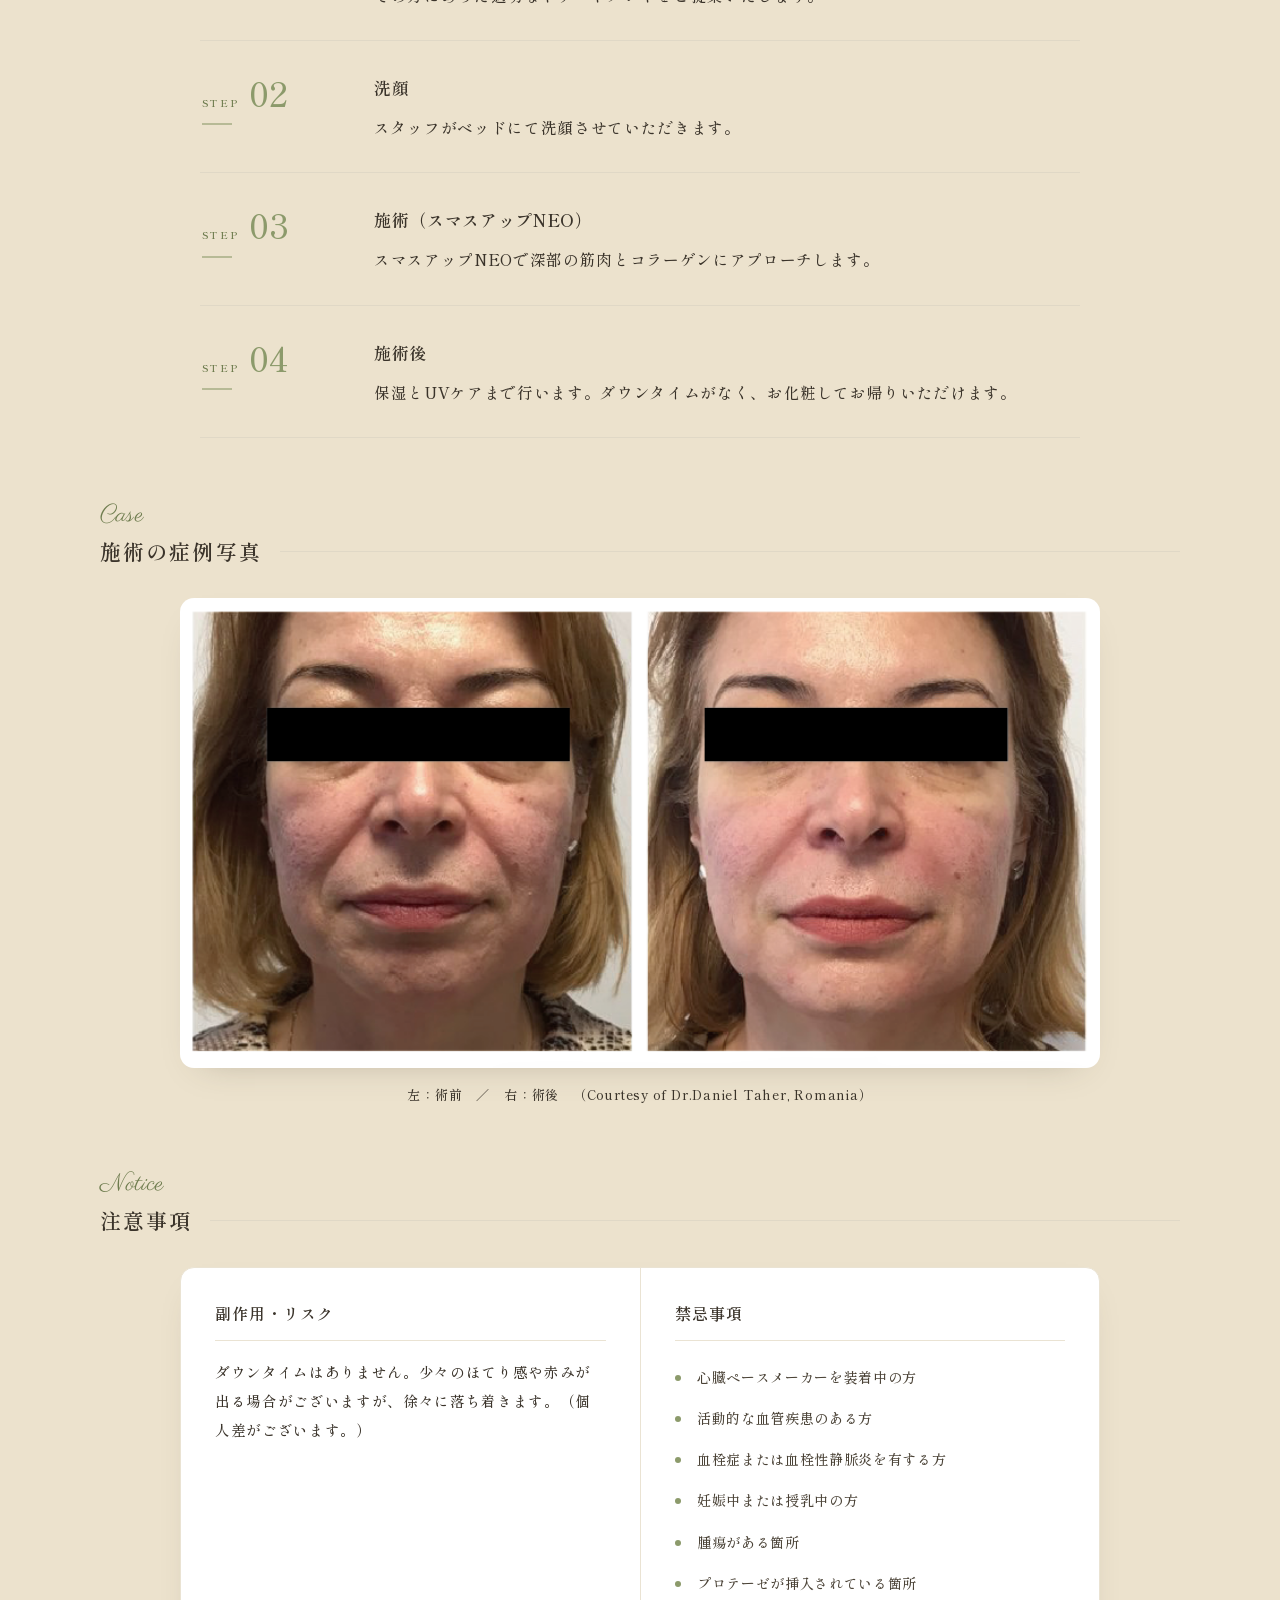
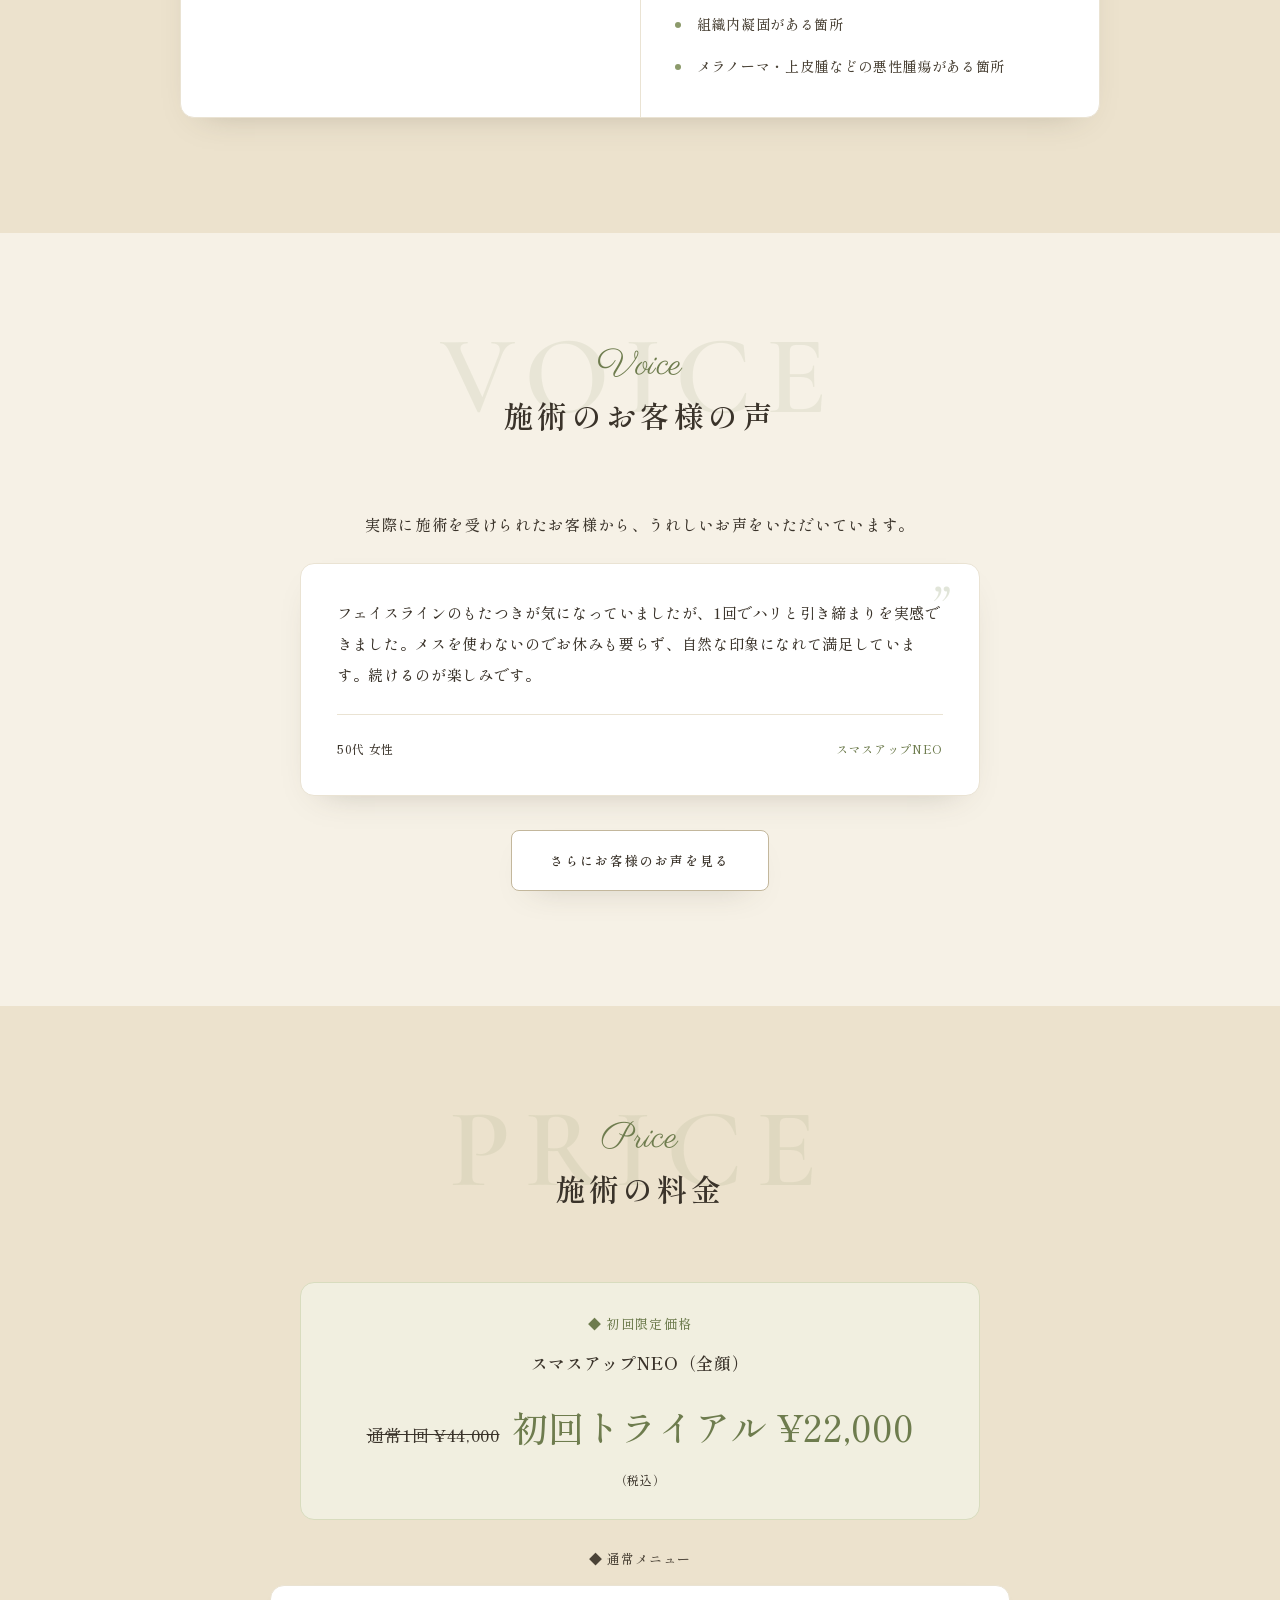
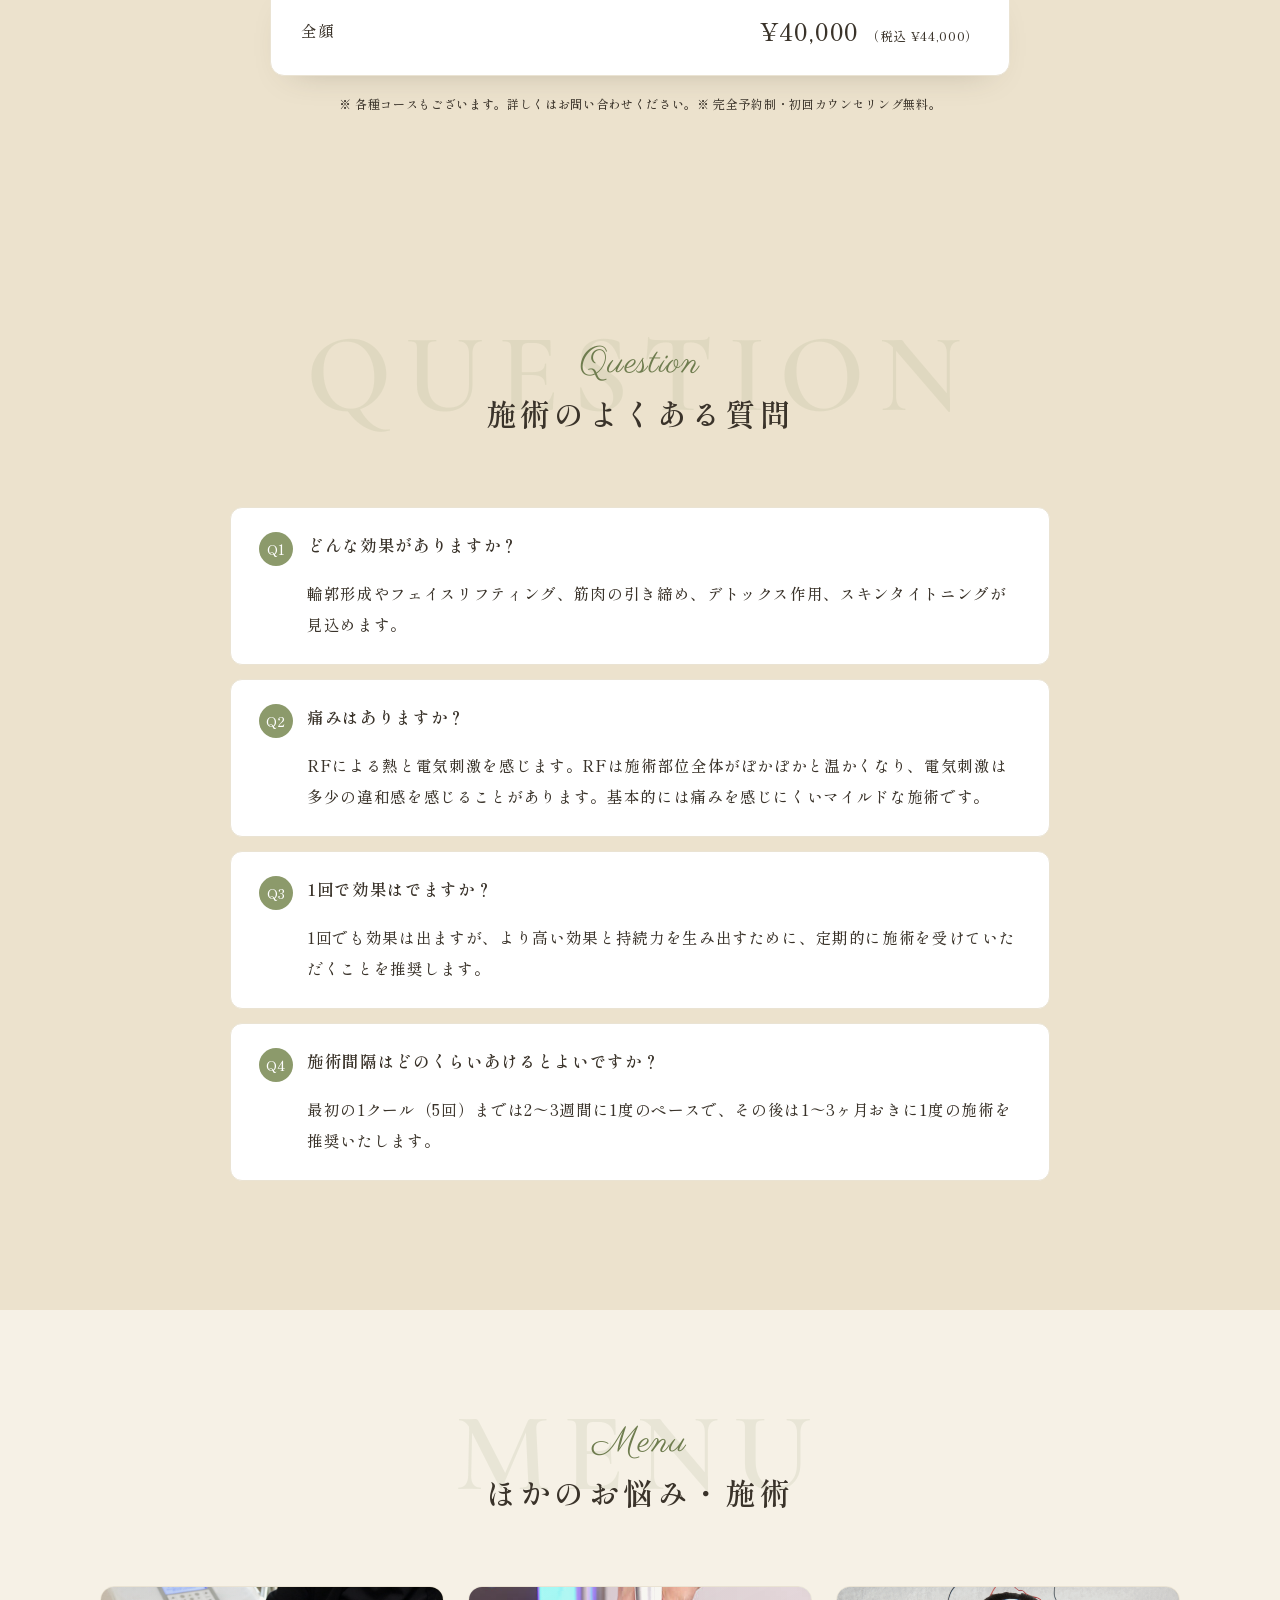
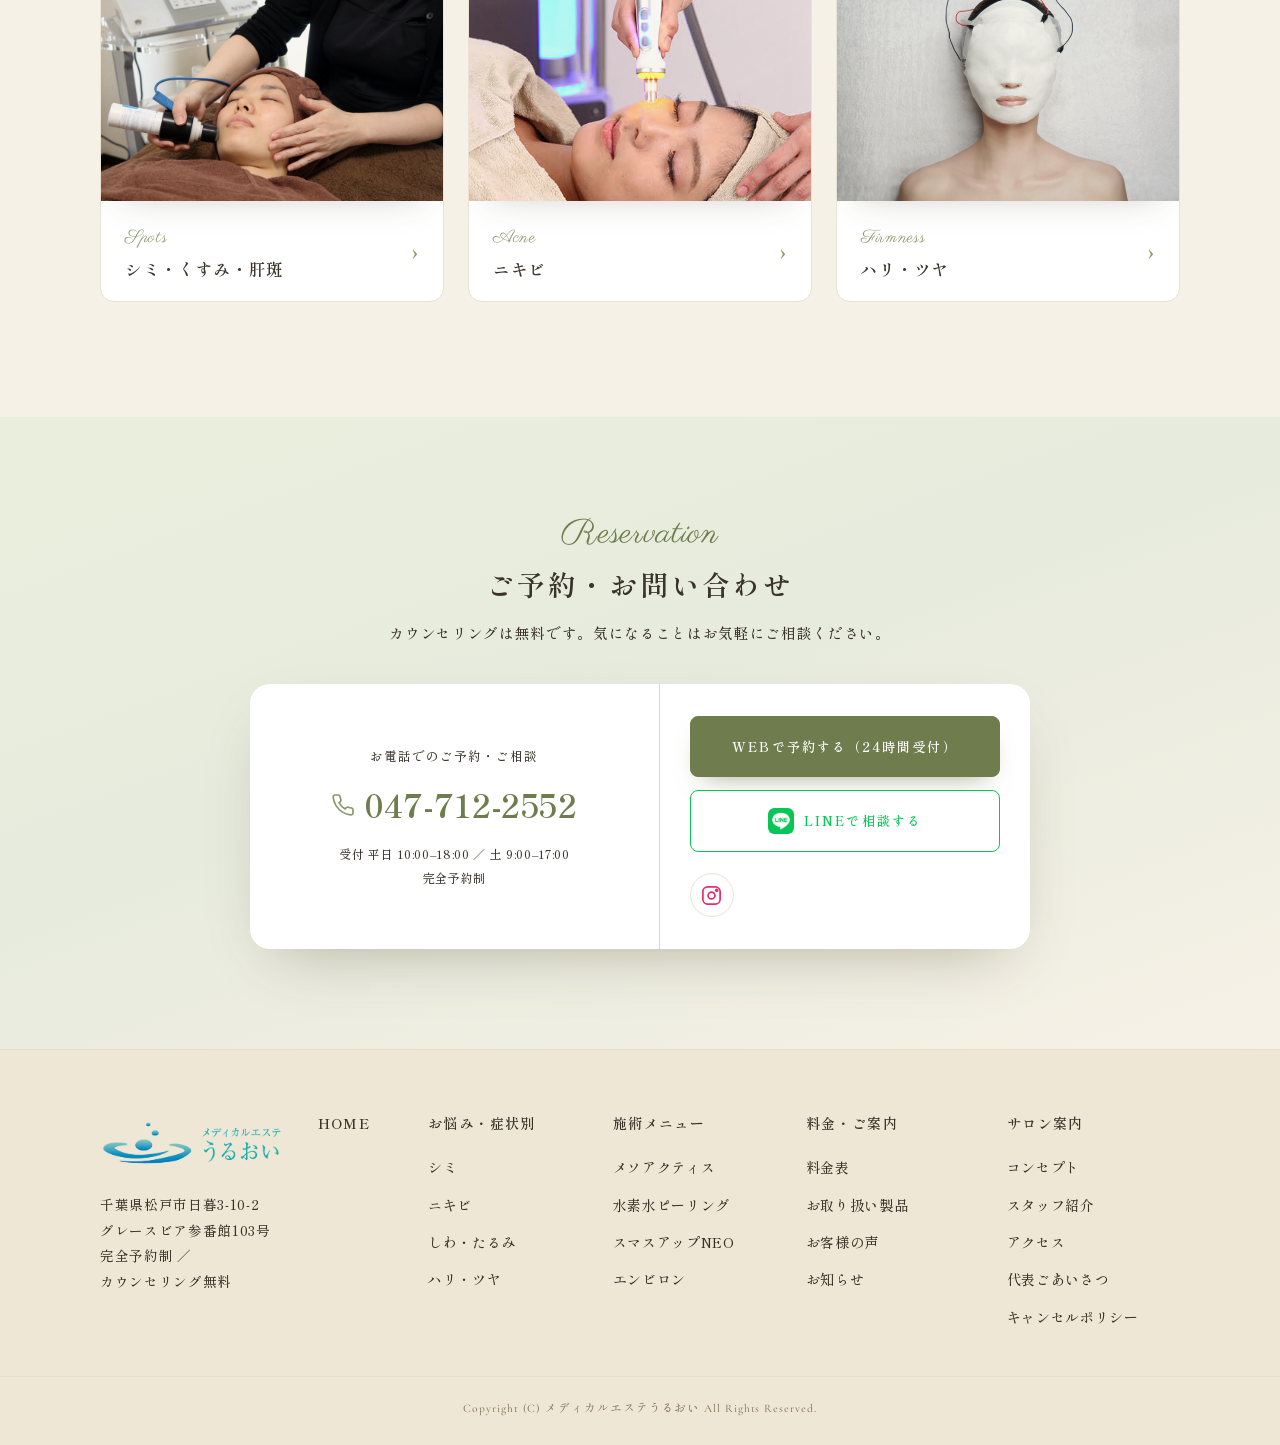
<file: treatment-shiwa.html>
<!doctype html>
<html lang="ja">
  <head>
    <meta charset="UTF-8" />
    <meta name="viewport" content="width=device-width, initial-scale=1.0" />
    <title>しわ・たるみでお悩みの方｜メディカルエステ うるおい</title>
    <meta name="description" content="しわ・たるみにスマスアップNEO。メスを使わずSMAS層にアプローチし、ハリ・引き締まった印象へ導きます。初回トライアル価格あり。メディカルエステうるおい（松戸市）。" />
    <meta property="og:type" content="website" />
    <meta property="og:site_name" content="メディカルエステうるおい" />
    <meta property="og:title" content="しわ・たるみでお悩みの方｜メディカルエステ うるおい" />
    <meta property="og:description" content="しわ・たるみにスマスアップNEO。メスを使わずSMAS層にアプローチし、ハリ・引き締まった印象へ導きます。初回トライアル価格あり。メディカルエステうるおい（松戸市）。" />
    <meta property="og:image" content="https://medical-este-uruoi.com/img/top.jpg" />
    <meta name="twitter:card" content="summary_large_image" />
    <link rel="icon" type="image/png" href="img/cropped-favicon.png?v=122" />
    <link rel="preconnect" href="https://fonts.googleapis.com" />
    <link rel="preconnect" href="https://fonts.gstatic.com" crossorigin />
    <link
      href="https://fonts.googleapis.com/css2?family=Cormorant+Garamond:ital,wght@0,400;0,500;0,600;1,400;1,500;1,600&family=Shippori+Mincho:wght@400;500;600;700&family=Noto+Serif+JP:wght@300;400;500;600&family=Noto+Sans+JP:wght@300;400;500&family=Zen+Kaku+Gothic+New:wght@300;400;500;700&family=Parisienne&display=swap"
      rel="stylesheet"
    />
    <script>
      document.documentElement.className += " js";
    </script>
    <link rel="stylesheet" href="css/main.css?v=122" />
    <link rel="stylesheet" href="css/sub.css?v=122" />
    <link rel="stylesheet" href="css/treatment-shiwa.css?v=122" />
  </head>
  <body>
    <header class="site-header">
      <a class="brand" href="index.html"
        ><img
          class="logo-img"
          src="img/uruoi_logo.png"
          alt="メディカルエステ うるおい"
      /></a>
      <div class="hd-right">
        <a
          class="hd-cta"
          href="https://airrsv.net/medical-uruoi/calendar"
          target="_blank"
          rel="noopener"
          ><span class="hd-cta-tx">WEBで予約する</span
          ><span class="hd-cta-ar"
            ><svg
              viewBox="0 0 24 24"
              fill="none"
              stroke="currentColor"
              stroke-width="1.7"
              stroke-linecap="round"
              stroke-linejoin="round"
            >
              <rect x="3" y="4.5" width="18" height="16" rx="2.5" />
              <path d="M3 9.5h18M8 2.5v4M16 2.5v4" /></svg></span></a
        ><button class="burger" id="menuBtn" aria-label="メニュー">
          <span class="circle"><i></i><i></i><i></i></span
          ><span class="lbl">MENU</span>
        </button>
      </div>
    </header>
    <nav class="nav-overlay" id="navOverlay">
      <button class="close" id="navClose" aria-label="閉じる">
        <svg
          class="x-ico"
          width="34"
          height="34"
          viewBox="0 0 34 34"
          fill="none"
          stroke="currentColor"
          stroke-width="2"
          stroke-linecap="round"
        >
          <path d="M3 3 31 31M31 3 3 31" />
        </svg>
      </button>
      <div class="nav-grid">
        <div class="nav-side">
          <a href="index.html"><img
            class="nav-logo"
            src="img/uruoi_logo.png"
            alt="メディカルエステ うるおい"
          /></a>
          <p class="nav-concept">
            皮膚科専門医監修の<br />メディカルエステサロン
          </p>
          <p class="nav-tel-l">ご予約・お問い合わせ</p>
          <a class="nav-tel" href="tel:0477122552">047-712-2552</a>

          <p class="nav-hours">
            平日 10:00–18:00 ／ 土 9:00–17:00<br />完全予約制
          </p>
          <div class="nav-cta">
            <a class="btn btn-cta" href="https://airrsv.net/medical-uruoi/calendar" target="_blank" rel="noopener">WEBで予約する</a>
            <a class="btn btn-line-app" href="https://page.line.me/npm0123f?oat_content=url&amp;openQrModal=true" target="_blank" rel="noopener"><img class="line-ico" src="img/LINE_Brand_icon.png" alt="" />LINEで予約する</a>
          </div>
          <p class="nav-addr">
            千葉県松戸市日暮3-10-2<br />グレースビア参番館103号
          </p>
          <div class="nav-sns">
            <a href="https://www.instagram.com/medicalesteuruoi/" target="_blank" rel="noopener" aria-label="Instagram"><svg width="16" height="16" viewBox="0 0 24 24" fill="none" stroke="currentColor" stroke-width="1.8"><rect x="3" y="3" width="18" height="18" rx="5" /><circle cx="12" cy="12" r="3.6" /><circle cx="17.4" cy="6.6" r="1" fill="currentColor" /></svg></a>
          </div>
        </div>
        <ul class="nav-list"><li><a href="index.html"><span class="jp">ホーム</span><span class="en">Home</span></a></li><li class="nav-cat">お悩み・施術</li><li><a href="treatment-shimi.html"><span class="jp">シミ・くすみ・肝斑</span><span class="en">Mesoactis</span></a></li><li><a href="treatment-nikibi.html"><span class="jp">ニキビ</span><span class="en">Hydrogen Peeling</span></a></li><li><a href="treatment-shiwa.html"><span class="jp">しわ・たるみ</span><span class="en">SMAS-up NEO</span></a></li><li><a href="treatment-hari.html"><span class="jp">ハリ・ツヤ</span><span class="en">Environ</span></a></li><li><a href="index.html#topic"><span class="jp">肌画像診断</span><span class="en">Neo Voir Mini</span></a></li><li class="nav-cat">料金・製品</li><li><a href="price.html"><span class="jp">料金表</span><span class="en">Price</span></a></li><li><a href="cosmetics.html"><span class="jp">お取り扱い製品</span><span class="en">Products</span></a></li><li class="nav-cat">サロン案内</li><li><a href="voice.html"><span class="jp">お客様の声</span><span class="en">Voice</span></a></li><li><a href="news.html"><span class="jp">お知らせ</span><span class="en">News</span></a></li><li><a href="index.html#greet"><span class="jp">代表ごあいさつ</span><span class="en">Greeting</span></a></li><li><a href="index.html#access"><span class="jp">アクセス・営業時間</span><span class="en">Access</span></a></li><li><a href="cancel-policy.html"><span class="jp">キャンセルポリシー</span><span class="en">Cancellation</span></a></li></ul>
      </div>
    </nav>
    <section class="page-hero">
      <div class="hero-art">
        <img
          class="ph"
          src="img/teatment_top.png"
          alt=""
          decoding="async"
        /><svg
          class="artsvg"
          viewBox="0 0 1280 480"
          preserveAspectRatio="xMidYMid slice"
          xmlns="http://www.w3.org/2000/svg"
        >
          <defs>
            <linearGradient id="hg11" x1="0" y1="0" x2="0.5" y2="1">
              <stop offset="0" stop-color="#EEF1E6" />
              <stop offset="1" stop-color="#DEE4CE" />
            </linearGradient>
            <radialGradient id="hh11" cx="68%" cy="26%" r="62%">
              <stop offset="0" stop-color="#ffffff" stop-opacity=".5" />
              <stop offset="100%" stop-color="#ffffff" stop-opacity="0" />
            </radialGradient>
          </defs>
          <rect width="1280" height="480" fill="url(#hg11)" />
          <rect width="1280" height="480" fill="url(#hh11)" />
        </svg>
      </div>
      <div class="hero-veil"></div>
      <div class="wrap hero-content reveal">
        <span class="script">SMAS-up NEO</span>
        <h1>しわ・たるみで<br />お悩みの方</h1>
        <p class="lead">
          スマスアップNEOで、痛みやダウンタイムなく深部の筋肉とコラーゲンにアプローチ。引き締まった印象へ導くトータルエイジングケアです。
        </p>
      </div>
    </section>
    <nav class="toc reveal" aria-label="このページの目次">
      <a href="#about">しわ・たるみとは</a><a href="#treatment">施術について</a><a href="#voice">お客様の声</a><a href="#price">料金</a><a href="#faq">よくある質問</a>
    </nav>
    <section id="about" class="section cream">
      <div class="wrap">
        <div class="sec-head reveal">
          <span class="mark">ABOUT</span><span class="script">About</span>
          <h2 class="ttl">しわとは</h2>
        </div>
        <div class="concern-card reveal" style="margin-bottom: 48px">
          <h3 class="concern-card-ttl">こんなお悩みありませんか？</h3>
          <ul class="concern-check">
            <li>顔が老けた印象になった</li>
            <li>目の下のたるみが目立つ</li>
            <li>表情が暗く見える</li>
            <li>疲れてみえる</li>
          </ul>
        </div>
        <div class="proseblock reveal" style="text-align: left; margin: 0 auto">
          <p>
            しわは、さまざまな要因によって皮膚が下垂することにより生じます。主な原因として、下記が挙げられます。<br /><br />・加齢による肌の弾力の低下<br />・加齢による乾燥（肌の水分保持力の低下）<br />・気温や湿度の低下による乾燥<br />・紫外線による真皮や表皮へのダメージから起こる弾力低下<br />・加齢による女性ホルモンの低下<br /><br />以上のような要因により、しわは引き起こされます。
          </p>
        </div>
      </div>
    </section>
    <section id="treatment" class="section beige">
      <div class="wrap">
        <div class="sec-head reveal">
          <span class="mark">TREATMENT</span
          ><span class="script">Treatment</span>
          <h2 class="ttl">施術について</h2>
        </div>
        <div class="tsub">
          <div class="sub-head reveal">
            <span class="scr">Method</span>
            <h3 class="ttl">施術内容</h3>
          </div>
          <div class="split rev reveal">
            <div class="media wide art">
              <img
                class="ph"
                src="img/smasup.png"
                alt=""
                decoding="async"
              /><svg
                class="artsvg"
                viewBox="0 0 620 820"
                preserveAspectRatio="xMidYMid slice"
                xmlns="http://www.w3.org/2000/svg"
              >
                <defs>
                  <linearGradient id="mg12" x1="0" y1="0" x2="0.7" y2="1">
                    <stop offset="0" stop-color="#EEF1E6" />
                    <stop offset="1" stop-color="#DEE4CE" />
                  </linearGradient>
                  <filter
                    id="mb12"
                    x="-40%"
                    y="-40%"
                    width="180%"
                    height="180%"
                  >
                    <feGaussianBlur stdDeviation="49" />
                  </filter>
                </defs>
                <rect width="620" height="820" fill="url(#mg12)" />
                <ellipse
                  cx="446"
                  cy="213"
                  rx="248"
                  ry="279"
                  fill="#D6DEC0"
                  opacity=".55"
                  filter="url(#mb12)"
                />
                <path
                  d="M112 352 C250 223 370 223 508 292"
                  fill="none"
                  stroke="#97A86C"
                  stroke-width="2"
                  stroke-linecap="round"
                  stroke-opacity="0.34"
                />
                <path
                  d="M112 415 C250 286 370 286 508 356"
                  fill="none"
                  stroke="#97A86C"
                  stroke-width="2"
                  stroke-linecap="round"
                  stroke-opacity="0.27"
                />
                <path
                  d="M112 479 C250 350 370 350 508 419"
                  fill="none"
                  stroke="#97A86C"
                  stroke-width="2"
                  stroke-linecap="round"
                  stroke-opacity="0.20"
                />
              </svg>
            </div>
            <div class="txt">
              <p class="eyebrow">SMAS-up NEO</p>
              <h3>スマスアップNEO</h3>
              <p>
                スマスアップNEOは、独自のRF技術を用いた、痛みやダウンタイムのないトータルエイジングケアです。顔の筋肉の老化は、反復的な筋収縮と緊張により引き起こされます。表情筋とその上部の皮膚は、軟組織の構造を保持する重要な役目を果たすリガメントで結合しているため、土台である筋肉の衰えは顔のボリュームや輪郭にも大きな影響を与えます。つまり顔のアンチエイジングにおいては、上部の皮膚だけではなく深部の筋肉の双方へのケアが重要です。<br /><br />新感覚の電気パルスでダイナミックに筋肉を刺激することで、顔全体を引き締めます。同時にコラーゲン繊維へ熱を与えることで繊維芽細胞の代謝を促し、コラーゲンの再構築や長期にわたる効果の持続性を生み出します。スマスアップNEOは、即時の効果と長い持続性を兼ね備えた最新の施術法です。
              </p>
            </div>
          </div>
          <div class="feat-cols">
            <div class="feat-col">
              <div class="feat-h">熱効果</div>
              <p>
                高周波の熱エネルギーにより皮膚深層部周辺の温度を上昇させ、コラーゲンの生成を促して肌のハリ・ツヤが向上します。むくみの改善にも効果があります。
              </p>
            </div>
            <div class="feat-plus">＋</div>
            <div class="feat-col">
              <div class="feat-h">電気刺激</div>
              <p>
                EMSや電磁パルスとは異なる高周波数帯の電気パルスにより、普段の生活では動かしにくい部分の筋肉までダイナミックに刺激し、顔全体を引き締めます。
              </p>
            </div>
          </div>
        </div>
        <div class="tsub">
          <div class="sub-head reveal">
            <span class="scr">Step</span>
            <h3 class="ttl">施術の流れ</h3>
          </div>
          <div class="flow-min">
            <div class="fstep reveal">
              <div class="fstep-head">
                <div class="lbl">
                  <span class="s">Step</span><span class="n">01</span>
                </div>
                <div class="ln"></div>
              </div>
              <div class="fstep-body">
                <h4>カウンセリング</h4>
                <p>
                  肌のお悩みや生活習慣などをお聞きしてカウンセリングいたします。施術の詳しいご説明と、その方にあった適切なトリートメントをご提案いたします。
                </p>
              </div>
            </div>
            <div class="fstep reveal">
              <div class="fstep-head">
                <div class="lbl">
                  <span class="s">Step</span><span class="n">02</span>
                </div>
                <div class="ln"></div>
              </div>
              <div class="fstep-body">
                <h4>洗顔</h4>
                <p>スタッフがベッドにて洗顔させていただきます。</p>
              </div>
            </div>
            <div class="fstep reveal">
              <div class="fstep-head">
                <div class="lbl">
                  <span class="s">Step</span><span class="n">03</span>
                </div>
                <div class="ln"></div>
              </div>
              <div class="fstep-body">
                <h4>施術（スマスアップNEO）</h4>
                <p>
                  スマスアップNEOで深部の筋肉とコラーゲンにアプローチします。
                </p>
              </div>
            </div>
            <div class="fstep reveal">
              <div class="fstep-head">
                <div class="lbl">
                  <span class="s">Step</span><span class="n">04</span>
                </div>
                <div class="ln"></div>
              </div>
              <div class="fstep-body">
                <h4>施術後</h4>
                <p>
                  保湿とUVケアまで行います。ダウンタイムがなく、お化粧してお帰りいただけます。
                </p>
              </div>
            </div>
          </div>
        </div>
        <div class="tsub">
          <div class="sub-head reveal">
            <span class="scr">Case</span>
            <h3 class="ttl">施術の症例写真</h3>
          </div>
          <div class="case-frame has-img reveal">
            <img
              src="img/Before_After.png"
              alt="スマスアップNEO 施術の症例（術前・術後）"
              loading="lazy"
              decoding="async"
            />
            <p class="case-cap">
              左：術前　／　右：術後　（Courtesy of Dr.Daniel Taher, Romania）
            </p>
          </div>
        </div>
        <div class="tsub">
          <div class="sub-head reveal">
            <span class="scr">Notice</span>
            <h3 class="ttl">注意事項</h3>
          </div>
          <div class="notice-card reveal">
            <div class="notice-col">
              <h4>副作用・リスク</h4>
              <p>
                ダウンタイムはありません。少々のほてり感や赤みが出る場合がございますが、徐々に落ち着きます。（個人差がございます。）
              </p>
            </div>
            <div class="notice-col">
              <h4>禁忌事項</h4>
              <ul class="bullets">
                <li>心臓ペースメーカーを装着中の方</li>
                <li>活動的な血管疾患のある方</li>
                <li>血栓症または血栓性静脈炎を有する方</li>
                <li>妊娠中または授乳中の方</li>
                <li>腫瘍がある箇所</li>
                <li>プロテーゼが挿入されている箇所</li>
                <li>組織内凝固がある箇所</li>
                <li>メラノーマ・上皮腫などの悪性腫瘍がある箇所</li>
              </ul>
            </div>
          </div>
        </div>
      </div>
    </section>
    <section id="voice" class="section cream">
      <div class="wrap">
        <div class="sec-head reveal">
          <span class="mark">VOICE</span><span class="script">Voice</span>
          <h2 class="ttl">施術のお客様の声</h2>
        </div>
        <p class="vlead reveal">
          実際に施術を受けられたお客様から、うれしいお声をいただいています。
        </p>
        <div class="voice-single reveal">
          <div class="voice-card">
            <span class="quote">”</span>
            <p>
              フェイスラインのもたつきが気になっていましたが、1回でハリと引き締まりを実感できました。メスを使わないのでお休みも要らず、自然な印象になれて満足しています。続けるのが楽しみです。
            </p>
            <div class="meta">
              <span>50代 女性</span><span class="tx">スマスアップNEO</span>
            </div>
          </div>
        </div>
        <div style="text-align: center">
          <a class="btn btn-solid" href="voice.html#voice-shiwa"
            >さらにお客様のお声を見る</a
          >
        </div>
      </div>
    </section>
    <section class="section beige" id="price">
      <div class="wrap">
        <div class="sec-head reveal">
          <span class="mark">PRICE</span><span class="script">Price</span>
          <h2 class="ttl">施術の料金</h2>
        </div>
        <div class="price-first reveal">
          <div class="lbl">◆ 初回限定価格</div>
          <div class="nm">スマスアップNEO（全顔）</div>
          <div>
            <span class="was2">通常1回 ¥44,000</span
            ><span class="amt">初回トライアル ¥22,000</span>
          </div>
          <div style="margin-top: 6px; font-size: 12px; color: var(--ink-soft)">
            （税込）
          </div>
        </div>
        <p class="menu-h">◆ 通常メニュー</p>
        <div class="menu-table reveal">
          <div class="mrow">
            <span class="mn">全顔</span
            ><span class="mp">¥40,000<small>（税込 ¥44,000）</small></span>
          </div>
        </div>

        <p class="price-note" style="text-align: center; margin-top: 16px">
          ※ 各種コースもございます。詳しくはお問い合わせください。※
          完全予約制・初回カウンセリング無料。
        </p>
      </div>
    </section>
    <section id="faq" class="section beige">
      <div class="wrap">
        <div class="sec-head reveal">
          <span class="mark">QUESTION</span><span class="script">Question</span>
          <h2 class="ttl">施術のよくある質問</h2>
        </div>
        <div class="qa">
          <div class="qaitem reveal">
            <div class="q">
              <span class="qn">Q1</span><span>どんな効果がありますか？</span>
            </div>
            <div class="a">
              輪郭形成やフェイスリフティング、筋肉の引き締め、デトックス作用、スキンタイトニングが見込めます。
            </div>
          </div>
          <div class="qaitem reveal">
            <div class="q">
              <span class="qn">Q2</span><span>痛みはありますか？</span>
            </div>
            <div class="a">
              RFによる熱と電気刺激を感じます。RFは施術部位全体がぽかぽかと温かくなり、電気刺激は多少の違和感を感じることがあります。基本的には痛みを感じにくいマイルドな施術です。
            </div>
          </div>
          <div class="qaitem reveal">
            <div class="q">
              <span class="qn">Q3</span><span>1回で効果はでますか？</span>
            </div>
            <div class="a">
              1回でも効果は出ますが、より高い効果と持続力を生み出すために、定期的に施術を受けていただくことを推奨します。
            </div>
          </div>
          <div class="qaitem reveal">
            <div class="q">
              <span class="qn">Q4</span
              ><span>施術間隔はどのくらいあけるとよいですか？</span>
            </div>
            <div class="a">
              最初の1クール（5回）までは2〜3週間に1度のペースで、その後は1〜3ヶ月おきに1度の施術を推奨いたします。
            </div>
          </div>
        </div>
      </div>
    </section>
    <section class="section cream">
      <div class="wrap">
        <div class="sec-head reveal">
          <span class="mark">MENU</span><span class="script">Menu</span>
          <h2 class="ttl">ほかのお悩み・施術</h2>
        </div>
        <div class="related-grid">
          <a class="rel-card reveal" href="treatment-shimi.html"
            ><div class="media art">
              <img
                class="ph"
                src="img/mesoactis.jpg"
                alt=""
                decoding="async"
              /><svg
                class="artsvg"
                viewBox="0 0 560 360"
                preserveAspectRatio="xMidYMid slice"
                xmlns="http://www.w3.org/2000/svg"
              >
                <defs>
                  <linearGradient id="mg13" x1="0" y1="0" x2="0.7" y2="1">
                    <stop offset="0" stop-color="#F5EFE1" />
                    <stop offset="1" stop-color="#ECDFC6" />
                  </linearGradient>
                  <filter
                    id="mb13"
                    x="-40%"
                    y="-40%"
                    width="180%"
                    height="180%"
                  >
                    <feGaussianBlur stdDeviation="34" />
                  </filter>
                </defs>
                <rect width="560" height="360" fill="url(#mg13)" />
                <ellipse
                  cx="403"
                  cy="94"
                  rx="224"
                  ry="122"
                  fill="#EAD9B6"
                  opacity=".55"
                  filter="url(#mb13)"
                />
                <g stroke="#C49A55" stroke-linecap="round" stroke-opacity=".3">
                  <line
                    x1="349"
                    y1="169"
                    x2="389"
                    y2="169"
                    stroke-width="1.6"
                  />
                  <line
                    x1="340"
                    y1="204"
                    x2="375"
                    y2="224"
                    stroke-width="1.6"
                  />
                  <line
                    x1="315"
                    y1="229"
                    x2="335"
                    y2="264"
                    stroke-width="1.6"
                  />
                  <line
                    x1="280"
                    y1="238"
                    x2="280"
                    y2="279"
                    stroke-width="1.6"
                  />
                  <line
                    x1="245"
                    y1="229"
                    x2="225"
                    y2="264"
                    stroke-width="1.6"
                  />
                  <line
                    x1="220"
                    y1="204"
                    x2="185"
                    y2="224"
                    stroke-width="1.6"
                  />
                  <line
                    x1="211"
                    y1="169"
                    x2="171"
                    y2="169"
                    stroke-width="1.6"
                  />
                  <line
                    x1="220"
                    y1="135"
                    x2="185"
                    y2="114"
                    stroke-width="1.6"
                  />
                  <line x1="245" y1="109" x2="225" y2="74" stroke-width="1.6" />
                  <line x1="280" y1="100" x2="280" y2="60" stroke-width="1.6" />
                  <line x1="315" y1="109" x2="335" y2="74" stroke-width="1.6" />
                  <line
                    x1="340"
                    y1="135"
                    x2="375"
                    y2="114"
                    stroke-width="1.6"
                  />
                </g>
                <circle cx="280" cy="169" r="52" fill="#C49A55" opacity=".08" />
                <circle
                  cx="280"
                  cy="169"
                  r="52"
                  fill="none"
                  stroke="#C49A55"
                  stroke-width="1.6"
                  stroke-opacity=".3"
                />
              </svg>
            </div>
            <div class="rc-body">
              <div>
                <span class="en">Spots</span>
                <h4>シミ・くすみ・肝斑</h4>
              </div>
              <span class="arr">›</span>
            </div></a
          ><a class="rel-card reveal" href="treatment-nikibi.html"
            ><div class="media art">
              <img
                class="ph"
                src="img/suiso_peeling.jpg"
                alt=""
                decoding="async"
              /><svg
                class="artsvg"
                viewBox="0 0 560 360"
                preserveAspectRatio="xMidYMid slice"
                xmlns="http://www.w3.org/2000/svg"
              >
                <defs>
                  <linearGradient id="mg14" x1="0" y1="0" x2="0.7" y2="1">
                    <stop offset="0" stop-color="#EDF2F0" />
                    <stop offset="1" stop-color="#DBE7E2" />
                  </linearGradient>
                  <filter
                    id="mb14"
                    x="-40%"
                    y="-40%"
                    width="180%"
                    height="180%"
                  >
                    <feGaussianBlur stdDeviation="34" />
                  </filter>
                </defs>
                <rect width="560" height="360" fill="url(#mg14)" />
                <ellipse
                  cx="403"
                  cy="94"
                  rx="224"
                  ry="122"
                  fill="#CFE3DD"
                  opacity=".55"
                  filter="url(#mb14)"
                />
                <path
                  d="M280 101 C328 160 324 218 280 218 C236 218 232 160 280 101 Z"
                  fill="#7FB3A4"
                  opacity=".08"
                  stroke="#7FB3A4"
                  stroke-width="1.6"
                  stroke-opacity=".3"
                />
                <path
                  d="M209 150 C239 186 236 222 209 222 C182 222 179 186 209 150 Z"
                  fill="#7FB3A4"
                  opacity=".08"
                  stroke="#7FB3A4"
                  stroke-width="1.6"
                  stroke-opacity=".3"
                />
                <path
                  d="M349 127 C384 168 380 210 349 210 C318 210 315 168 349 127 Z"
                  fill="#7FB3A4"
                  opacity=".08"
                  stroke="#7FB3A4"
                  stroke-width="1.6"
                  stroke-opacity=".3"
                />
              </svg>
            </div>
            <div class="rc-body">
              <div>
                <span class="en">Acne</span>
                <h4>ニキビ</h4>
              </div>
              <span class="arr">›</span>
            </div></a
          ><a class="rel-card reveal" href="treatment-hari.html"
            ><div class="media art">
              <img
                class="ph"
                src="img/vitamin_treatment.jpg"
                alt=""
                decoding="async"
              /><svg
                class="artsvg"
                viewBox="0 0 560 360"
                preserveAspectRatio="xMidYMid slice"
                xmlns="http://www.w3.org/2000/svg"
              >
                <defs>
                  <linearGradient id="mg15" x1="0" y1="0" x2="0.7" y2="1">
                    <stop offset="0" stop-color="#F5EFE2" />
                    <stop offset="1" stop-color="#ECDFC2" />
                  </linearGradient>
                  <filter
                    id="mb15"
                    x="-40%"
                    y="-40%"
                    width="180%"
                    height="180%"
                  >
                    <feGaussianBlur stdDeviation="34" />
                  </filter>
                </defs>
                <rect width="560" height="360" fill="url(#mg15)" />
                <ellipse
                  cx="403"
                  cy="94"
                  rx="224"
                  ry="122"
                  fill="#EAD7A8"
                  opacity=".55"
                  filter="url(#mb15)"
                />
                <ellipse
                  cx="232"
                  cy="169"
                  rx="46"
                  ry="44"
                  fill="#C8A24B"
                  opacity=".09"
                  stroke="#C8A24B"
                  stroke-width="1.6"
                  stroke-opacity=".3"
                />
                <ellipse
                  cx="335"
                  cy="174"
                  rx="48"
                  ry="46"
                  fill="#C8A24B"
                  opacity=".07"
                  stroke="#C8A24B"
                  stroke-width="1.6"
                  stroke-opacity=".3"
                />
              </svg>
            </div>
            <div class="rc-body">
              <div>
                <span class="en">Firmness</span>
                <h4>ハリ・ツヤ</h4>
              </div>
              <span class="arr">›</span>
            </div></a
          >
        </div>
      </div>
    </section>
    <section class="reserve" id="cta">
      <div class="wrap reveal">
        <span class="rs-script">Reservation</span>
        <h2>ご予約・お問い合わせ</h2>
        <p class="rs-lead">
          カウンセリングは無料です。<br class="rs-br" />気になることはお気軽にご相談ください。
        </p>
        <div class="rs-card">
          <div class="rs-tel">
            <span class="rs-lbl">お電話でのご予約・ご相談</span>
            <a class="rs-num" href="tel:0477122552"
              ><svg
                width="24"
                height="24"
                viewBox="0 0 24 24"
                fill="none"
                stroke="currentColor"
                stroke-width="1.7"
              >
                <path
                  d="M22 16.92v3a2 2 0 0 1-2.18 2 19.79 19.79 0 0 1-8.63-3.07 19.5 19.5 0 0 1-6-6 19.79 19.79 0 0 1-3.07-8.67A2 2 0 0 1 4.11 2h3a2 2 0 0 1 2 1.72c.13.96.36 1.9.7 2.81a2 2 0 0 1-.45 2.11L8.09 9.91a16 16 0 0 0 6 6l1.27-1.27a2 2 0 0 1 2.11-.45c.91.34 1.85.57 2.81.7A2 2 0 0 1 22 16.92Z"
                /></svg
              >047-712-2552</a
            >
            <span class="rs-hours"
              >受付 平日 10:00–18:00 ／ 土 9:00–17:00<br />完全予約制</span
            >
          </div>
          <div class="rs-sep"></div>
          <div class="rs-act">
            <a class="btn btn-cta" href="https://airrsv.net/medical-uruoi/calendar" target="_blank" rel="noopener">WEBで予約する（24時間受付）</a>
            <a class="btn btn-line-app" href="https://page.line.me/npm0123f?oat_content=url&amp;openQrModal=true" target="_blank" rel="noopener"
              ><img
                class="line-ico"
                src="img/LINE_Brand_icon.png"
                alt=""
              />LINEで相談する</a
            >
            <div class="rs-sns">
              <a href="https://www.instagram.com/medicalesteuruoi/" target="_blank" rel="noopener" aria-label="Instagram"><svg width="16" height="16" viewBox="0 0 24 24" fill="none" stroke="currentColor" stroke-width="1.8"><rect x="3" y="3" width="18" height="18" rx="5" /><circle cx="12" cy="12" r="3.6" /><circle cx="17.4" cy="6.6" r="1" fill="currentColor" /></svg></a>
            </div>
          </div>
        </div>
      </div>
    </section>
    <footer class="site-footer">
      <div class="wrap foot-grid">
        <div class="foot-brand">
          <a href="index.html"><img
            class="logo-img foot-logo"
            src="img/uruoi_logo.png"
            alt="メディカルエステ うるおい"
          /></a>
          <address>
            千葉県松戸市日暮3-10-2<br />グレースビア参番館103号<br />完全予約制
            ／ <span style="white-space:nowrap">カウンセリング無料</span>
          </address>
        </div>
        <div class="foot-col">
          <h5><a href="index.html">HOME</a></h5>
        </div>
        <div class="foot-col foot-acc">
          <h5>お悩み・症状別</h5>
          <a href="treatment-shimi.html">シミ</a>
          <a href="treatment-nikibi.html">ニキビ</a>
          <a href="treatment-shiwa.html">しわ・たるみ</a>
          <a href="treatment-hari.html">ハリ・ツヤ</a>
        </div>
        <div class="foot-col foot-acc">
          <h5>施術メニュー</h5>
          <a href="treatment-shimi.html">メソアクティス</a>
          <a href="treatment-nikibi.html">水素水ピーリング</a>
          <a href="treatment-shiwa.html">スマスアップNEO</a>
          <a href="treatment-hari.html">エンビロン</a>
        </div>
        <div class="foot-col foot-acc">
          <h5>料金・ご案内</h5>
          <a href="price.html">料金表</a>
          <a href="cosmetics.html">お取り扱い製品</a>
          <a href="voice.html">お客様の声</a>
          <a href="news.html">お知らせ</a>
        </div>
        <div class="foot-col foot-acc">
          <h5>サロン案内</h5>
          <a href="index.html#concept">コンセプト</a>
          <a href="index.html#staff">スタッフ紹介</a>
          <a href="index.html#access">アクセス</a>
          <a href="index.html#greet">代表ごあいさつ</a>
          <a href="cancel-policy.html">キャンセルポリシー</a>
        </div>
      </div>
      <p class="foot-bottom">
        Copyright (C) メディカルエステうるおい All Rights Reserved.
      </p>
    </footer>
    <script src="js/app.js?v=122"></script>
  </body>
</html>
</file>
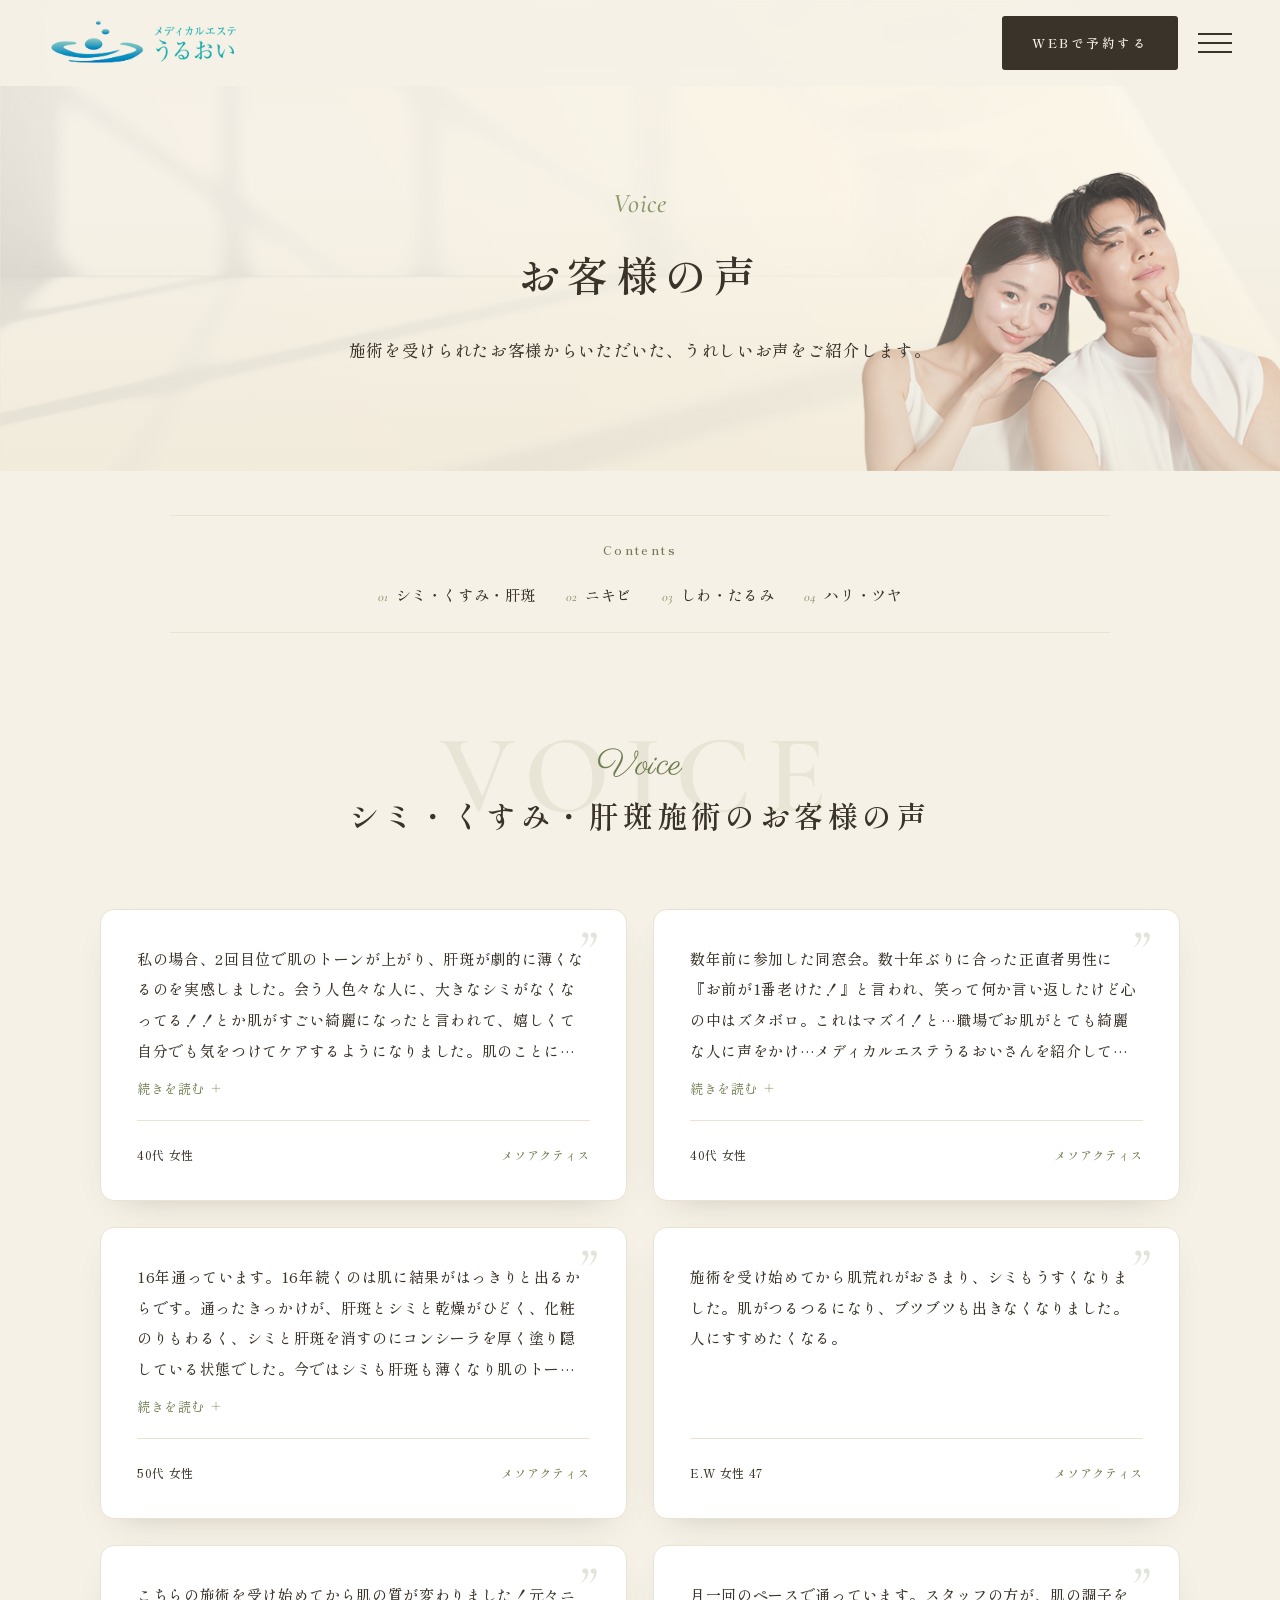
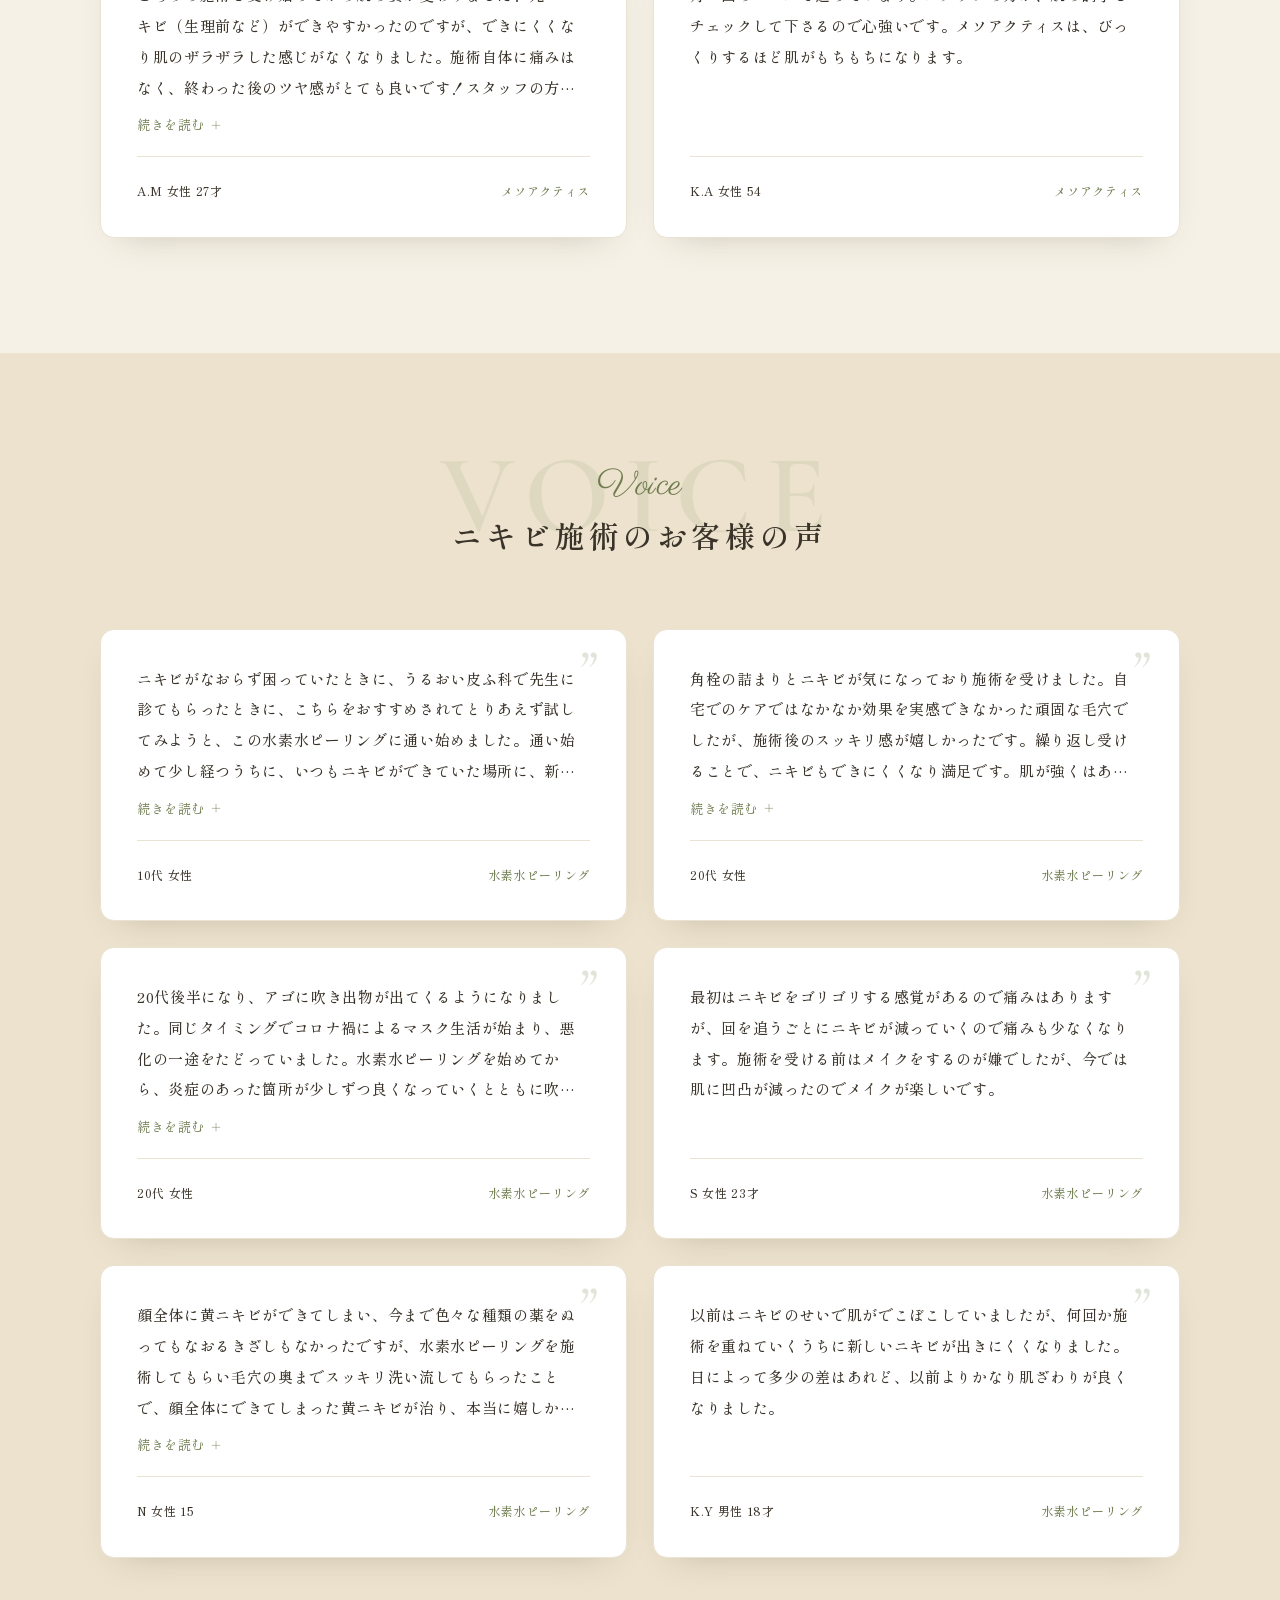
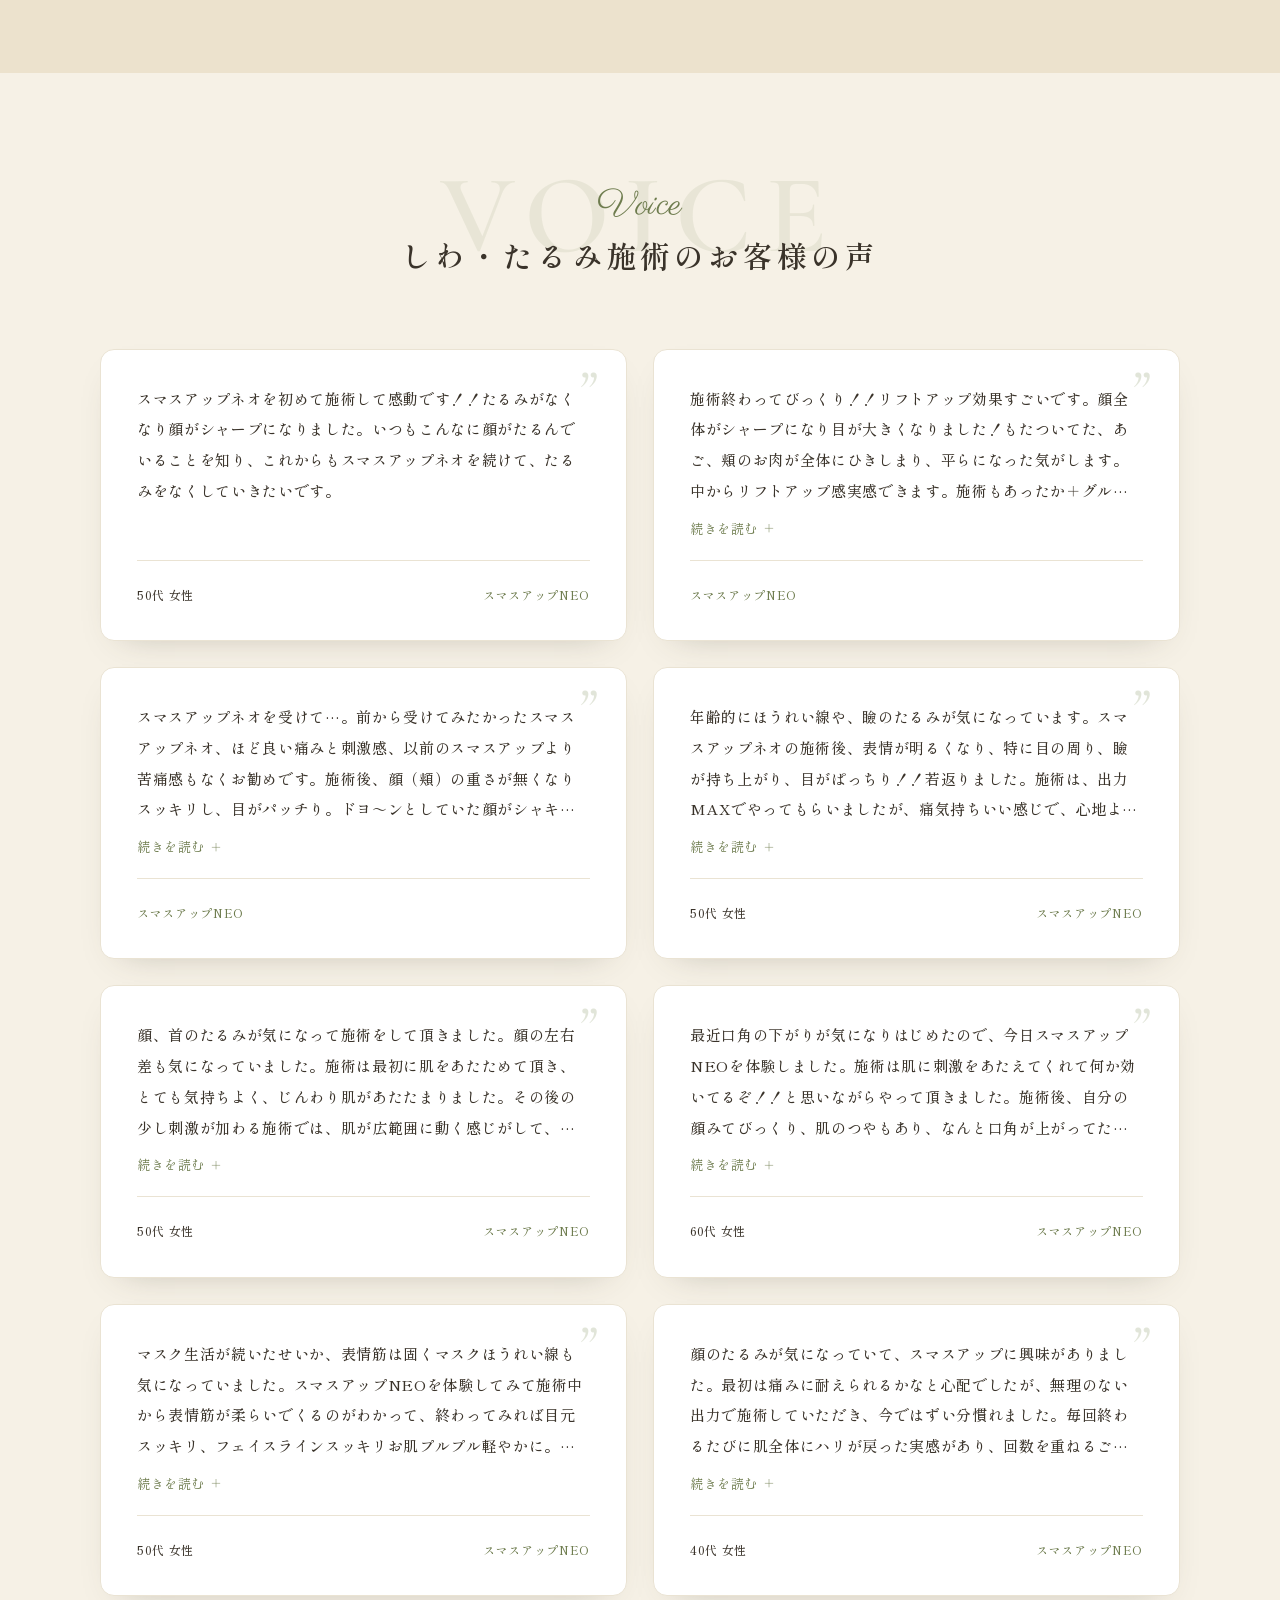
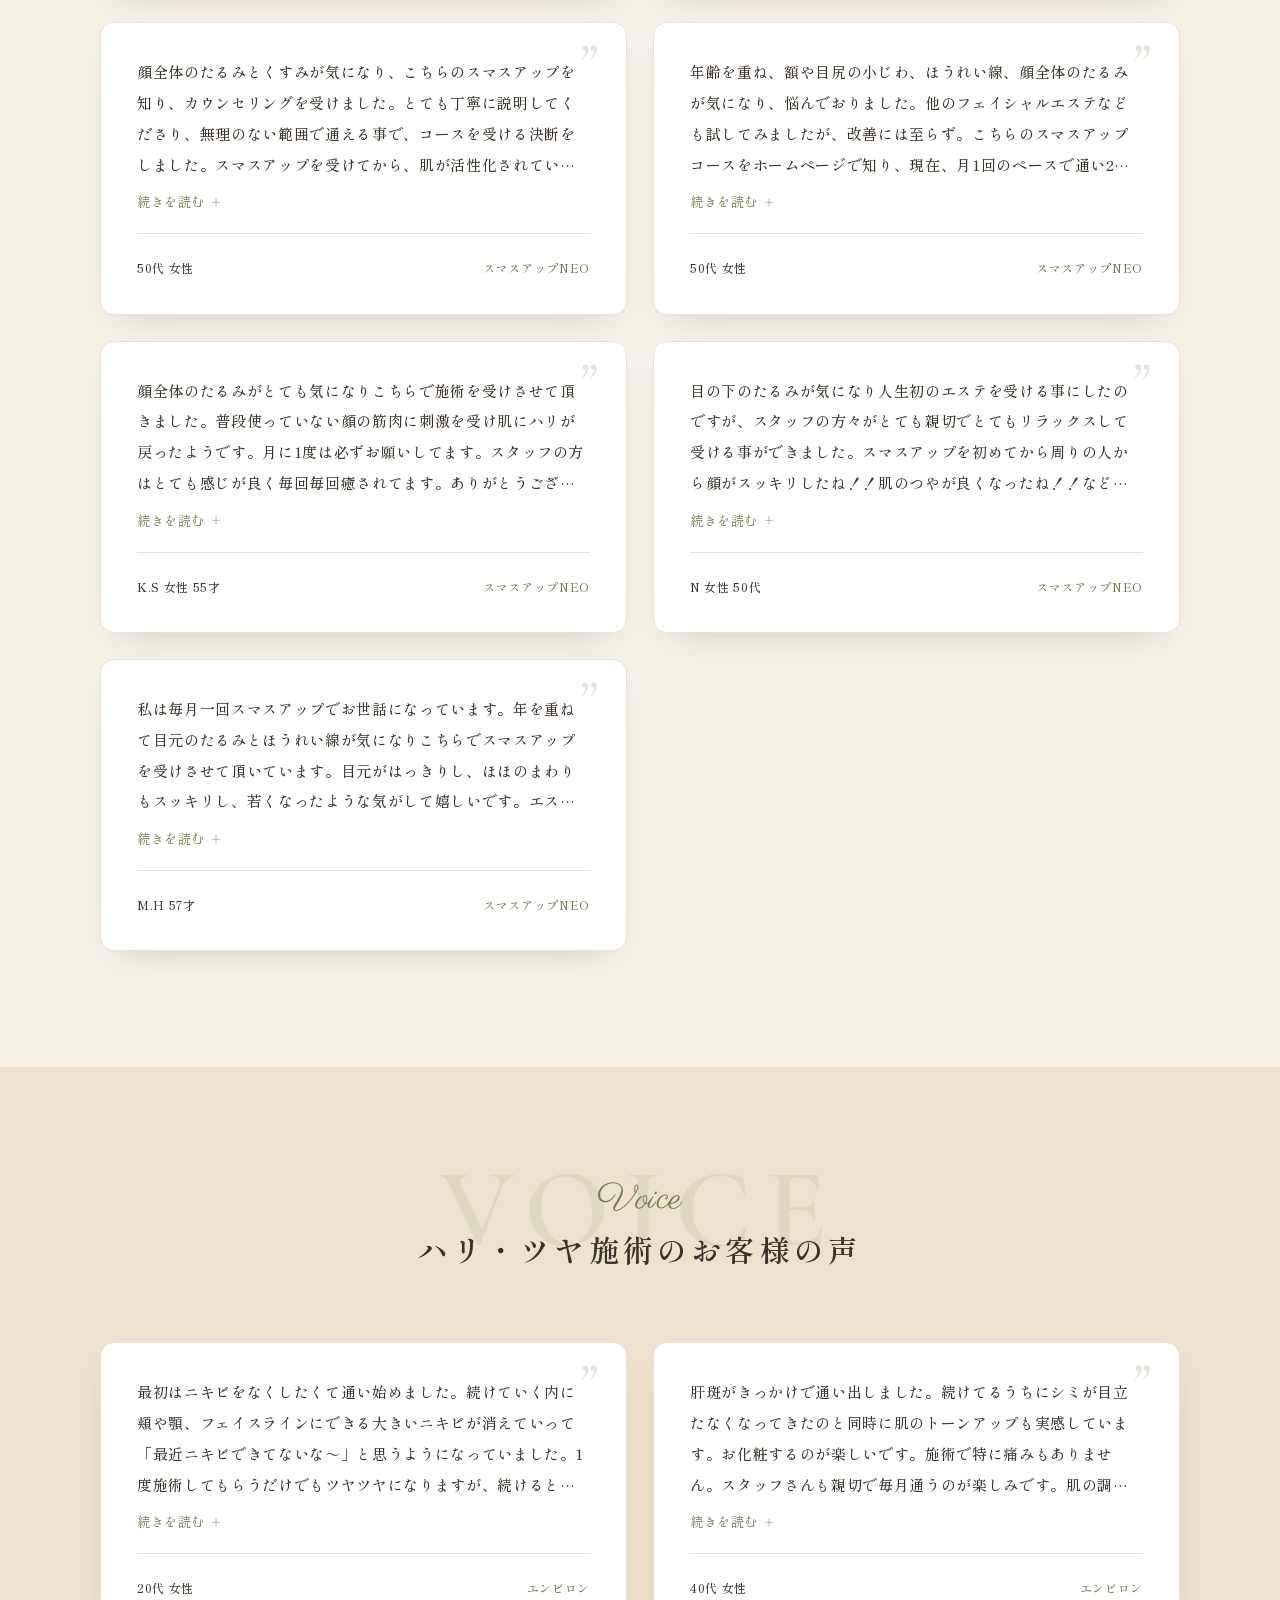
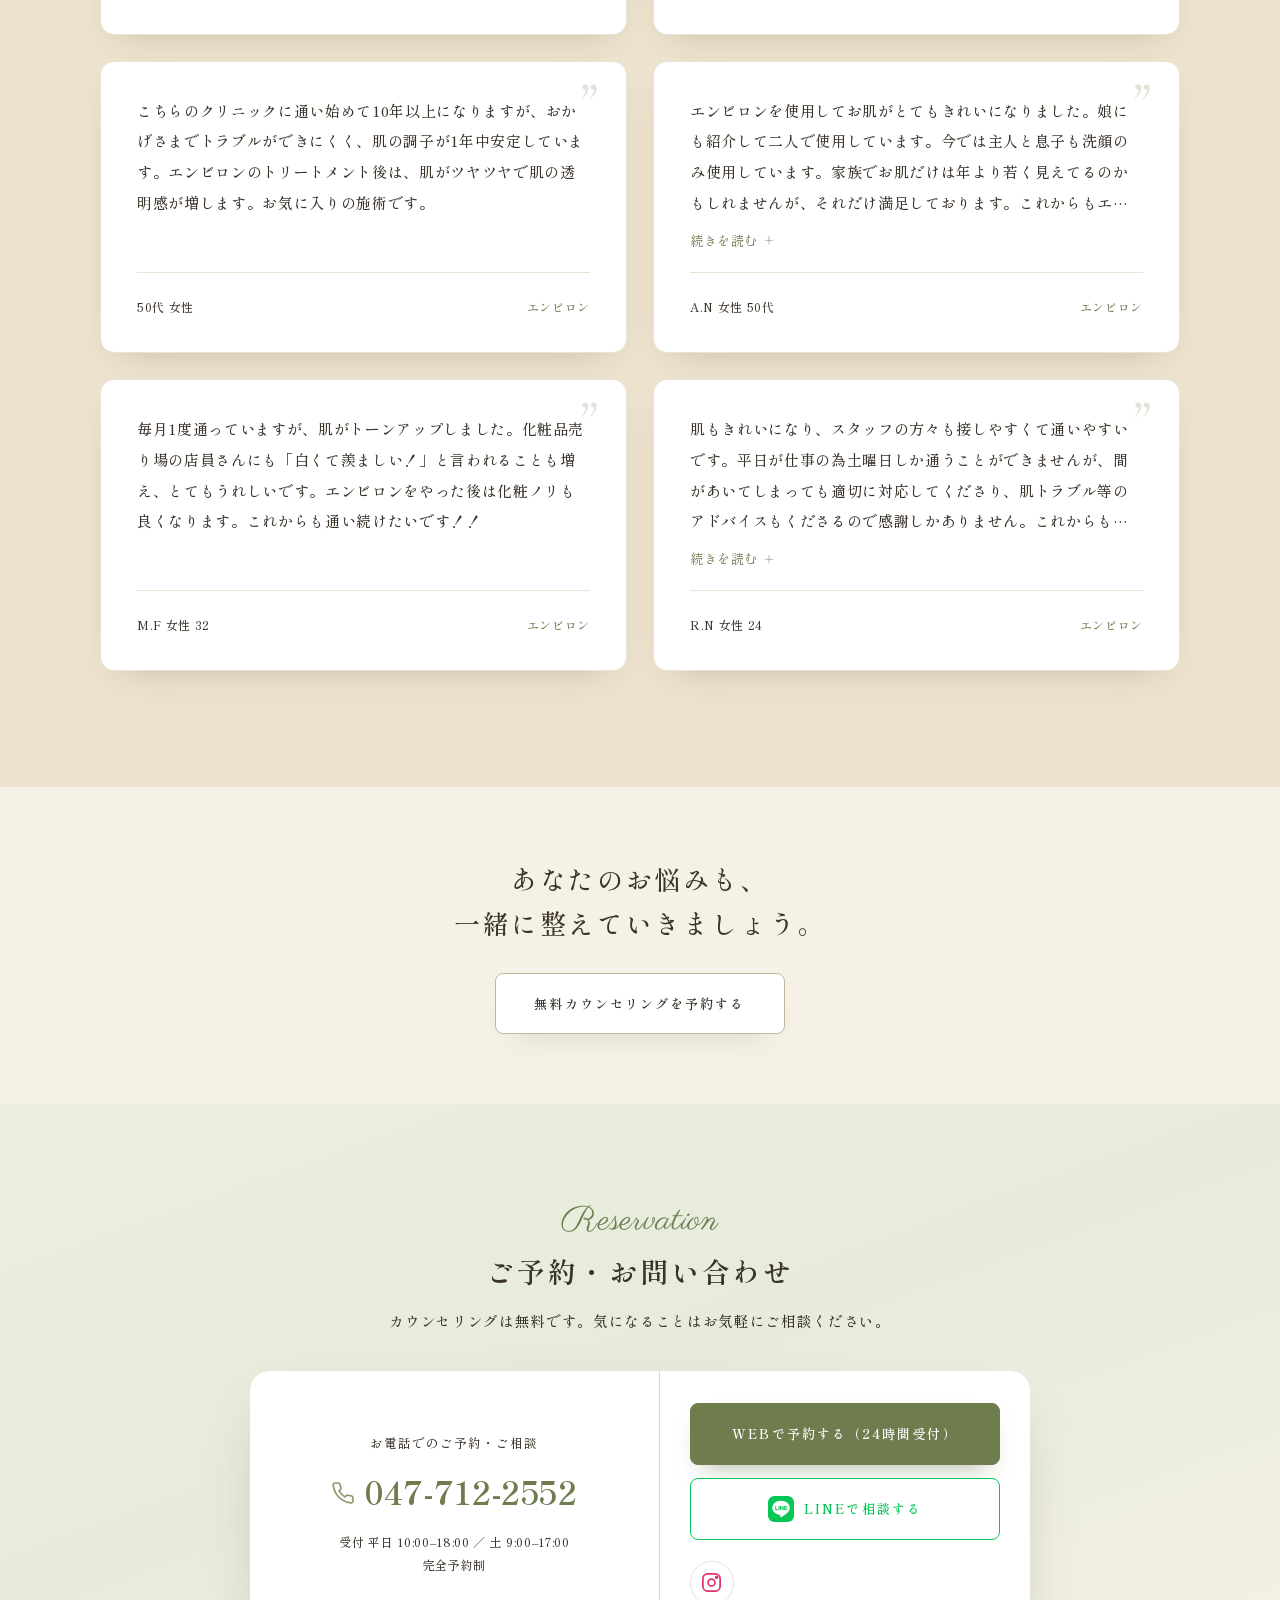
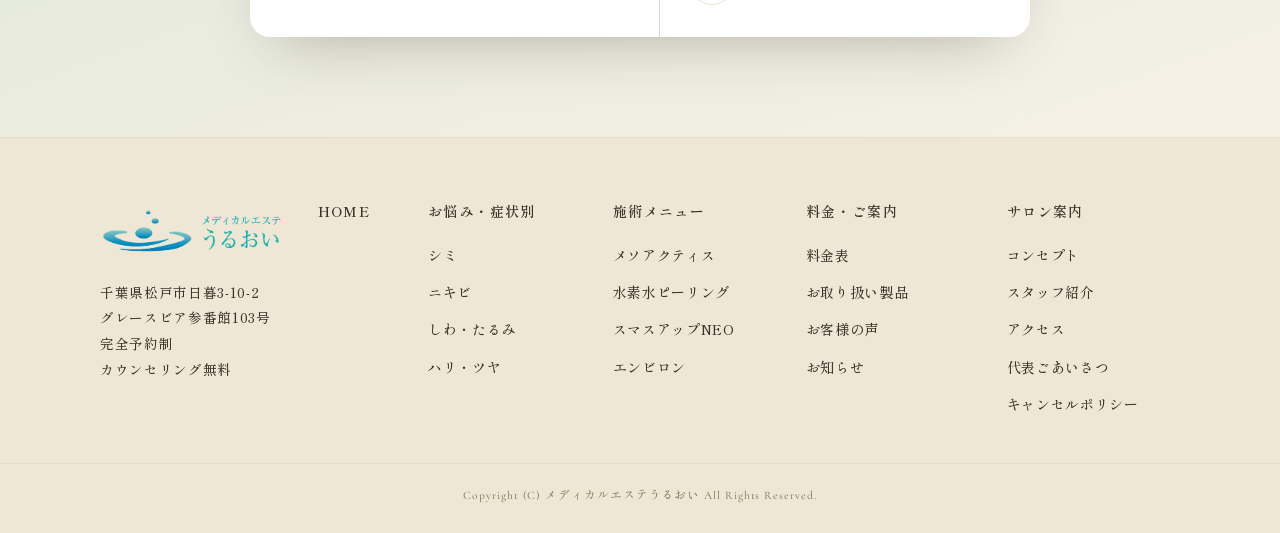
<file: voice.html>
<!DOCTYPE html>
<html lang="ja">
<head>
<meta charset="UTF-8">
<meta name="viewport" content="width=device-width, initial-scale=1.0">
<title>お客様の声｜メディカルエステ うるおい</title>
    <meta name="description" content="メディカルエステうるおいをご利用のお客様の声。シミ・くすみ・肝斑・ニキビ・たるみケアの施術を受けた方の感想をご紹介します。千葉県松戸市八柱の医療エステ。" />
    <meta property="og:type" content="website" />
    <meta property="og:site_name" content="メディカルエステうるおい" />
    <meta property="og:title" content="お客様の声｜メディカルエステ うるおい" />
    <meta property="og:description" content="メディカルエステうるおいをご利用のお客様の声。シミ・くすみ・肝斑・ニキビ・たるみケアの施術を受けた方の感想をご紹介します。千葉県松戸市八柱の医療エステ。" />
    <meta property="og:image" content="https://medical-este-uruoi.com/img/top.jpg" />
    <meta name="twitter:card" content="summary_large_image" />
<link rel="icon" type="image/png" href="img/cropped-favicon.png?v=122">
<link rel="preconnect" href="https://fonts.googleapis.com">
<link rel="preconnect" href="https://fonts.gstatic.com" crossorigin>
<link href="https://fonts.googleapis.com/css2?family=Cormorant+Garamond:ital,wght@0,400;0,500;0,600;1,400;1,500;1,600&family=Shippori+Mincho:wght@400;500;600;700&family=Noto+Serif+JP:wght@300;400;500;600&family=Noto+Sans+JP:wght@300;400;500&family=Zen+Kaku+Gothic+New:wght@300;400;500;700&family=Parisienne&display=swap" rel="stylesheet">
<script>document.documentElement.className+=" js";</script>
<link rel="stylesheet" href="css/main.css?v=122">
<link rel="stylesheet" href="css/sub.css?v=122">
<link rel="stylesheet" href="css/voice.css?v=122">
</head>
<body>
<header class="site-header">
  <a class="brand" href="index.html"><img class="logo-img" src="img/uruoi_logo.png" alt="メディカルエステ うるおい"></a>
  <div class="hd-right"><a class="hd-cta" href="https://airrsv.net/medical-uruoi/calendar" target="_blank" rel="noopener"><span class="hd-cta-tx">WEBで予約する</span><span class="hd-cta-ar"><svg viewBox="0 0 24 24" fill="none" stroke="currentColor" stroke-width="1.7" stroke-linecap="round" stroke-linejoin="round"><rect x="3" y="4.5" width="18" height="16" rx="2.5"/><path d="M3 9.5h18M8 2.5v4M16 2.5v4"/></svg></span></a><button class="burger" id="menuBtn" aria-label="メニュー">
    <span class="circle"><i></i><i></i><i></i></span><span class="lbl">MENU</span>
  </button></div>
</header>
<nav class="nav-overlay" id="navOverlay">
  <button class="close" id="navClose" aria-label="閉じる"><svg class="x-ico" width="34" height="34" viewBox="0 0 34 34" fill="none" stroke="currentColor" stroke-width="2" stroke-linecap="round"><path d="M3 3 31 31M31 3 3 31"/></svg></button>
  <div class="nav-grid">
    <div class="nav-side">
      <a href="index.html"><img class="nav-logo" src="img/uruoi_logo.png" alt="メディカルエステ うるおい"></a>
      <p class="nav-concept">皮膚科専門医監修の<br>メディカルエステサロン</p>
      <p class="nav-tel-l">ご予約・お問い合わせ</p>
      <a class="nav-tel" href="tel:0477122552">047-712-2552</a>
      <p class="nav-hours">平日 10:00–18:00 ／ 土 9:00–17:00<br />完全予約制</p>
          <div class="nav-cta">
            <a class="btn btn-cta" href="https://airrsv.net/medical-uruoi/calendar" target="_blank" rel="noopener">WEBで予約する</a>
            <a class="btn btn-line-app" href="https://page.line.me/npm0123f?oat_content=url&amp;openQrModal=true" target="_blank" rel="noopener"><img class="line-ico" src="img/LINE_Brand_icon.png" alt="" />LINEで予約する</a>
          </div>
      <p class="nav-addr">千葉県松戸市日暮3-10-2<br>グレースビア参番館103号</p>
      <div class="nav-sns">
            <a href="https://www.instagram.com/medicalesteuruoi/" target="_blank" rel="noopener" aria-label="Instagram"><svg width="16" height="16" viewBox="0 0 24 24" fill="none" stroke="currentColor" stroke-width="1.8"><rect x="3" y="3" width="18" height="18" rx="5" /><circle cx="12" cy="12" r="3.6" /><circle cx="17.4" cy="6.6" r="1" fill="currentColor" /></svg></a>
          </div>
    </div>
    <ul class="nav-list"><li><a href="index.html"><span class="jp">ホーム</span><span class="en">Home</span></a></li><li class="nav-cat">お悩み・施術</li><li><a href="treatment-shimi.html"><span class="jp">シミ・くすみ・肝斑</span><span class="en">Mesoactis</span></a></li><li><a href="treatment-nikibi.html"><span class="jp">ニキビ</span><span class="en">Hydrogen Peeling</span></a></li><li><a href="treatment-shiwa.html"><span class="jp">しわ・たるみ</span><span class="en">SMAS-up NEO</span></a></li><li><a href="treatment-hari.html"><span class="jp">ハリ・ツヤ</span><span class="en">Environ</span></a></li><li><a href="index.html#topic"><span class="jp">肌画像診断</span><span class="en">Neo Voir Mini</span></a></li><li class="nav-cat">料金・製品</li><li><a href="price.html"><span class="jp">料金表</span><span class="en">Price</span></a></li><li><a href="cosmetics.html"><span class="jp">お取り扱い製品</span><span class="en">Products</span></a></li><li class="nav-cat">サロン案内</li><li><a href="voice.html"><span class="jp">お客様の声</span><span class="en">Voice</span></a></li><li><a href="news.html"><span class="jp">お知らせ</span><span class="en">News</span></a></li><li><a href="index.html#greet"><span class="jp">代表ごあいさつ</span><span class="en">Greeting</span></a></li><li><a href="index.html#access"><span class="jp">アクセス・営業時間</span><span class="en">Access</span></a></li><li><a href="cancel-policy.html"><span class="jp">キャンセルポリシー</span><span class="en">Cancellation</span></a></li></ul>
  </div>
</nav>

<section class="page-hero">
  <div class="hero-art"><img class="ph" src="img/voice.png" alt="" decoding="async"><svg class="artsvg" viewBox="0 0 1280 480" preserveAspectRatio="xMidYMid slice" xmlns="http://www.w3.org/2000/svg"><defs><linearGradient id="hg21" x1="0" y1="0" x2="0.5" y2="1"><stop offset="0" stop-color="#F5EEE8"/><stop offset="1" stop-color="#ECDBCF"/></linearGradient><radialGradient id="hh21" cx="68%" cy="26%" r="62%"><stop offset="0" stop-color="#ffffff" stop-opacity=".5"/><stop offset="100%" stop-color="#ffffff" stop-opacity="0"/></radialGradient></defs><rect width="1280" height="480" fill="url(#hg21)"/><rect width="1280" height="480" fill="url(#hh21)"/></svg></div>
  <div class="hero-veil"></div>
  <div class="wrap hero-content reveal">
    <span class="script">Voice</span>
    <h1>お客様の声</h1>
    <p class="lead">施術を受けられたお客様からいただいた、うれしいお声をご紹介します。</p>
  </div>
</section>
<nav class="toc reveal" aria-label="お客様の声 目次">
  <a href="#voice-shimi">シミ・くすみ・肝斑</a>
  <a href="#voice-nikibi">ニキビ</a>
  <a href="#voice-shiwa">しわ・たるみ</a>
  <a href="#voice-hari">ハリ・ツヤ</a>
</nav>
<section class="section cream" id="voice-shimi">
  <div class="wrap">
    <div class="sec-head reveal"><span class="mark">VOICE</span><span class="script">Voice</span><h2 class="ttl">シミ・くすみ・肝斑施術の<br class="sp-br" />お客様の声</h2></div>
    <div class="voice-grid"><div class="voice-card reveal"><span class="quote">”</span><p>私の場合、2回目位で肌のトーンが上がり、肝斑が劇的に薄くなるのを実感しました。会う人色々な人に、大きなシミがなくなってる！！とか肌がすごい綺麗になったと言われて、嬉しくて自分でも気をつけてケアするようになりました。肌のことに無頓着だった自分が、大きな肝斑ができたことをきっかけにこちらに通うようになってから、こんなに意識が変わっていくとは思いませんでした。それ程、効果を実感しています！！</p><div class="meta"><span>40代 女性</span><span class="tx">メソアクティス</span></div></div><div class="voice-card reveal"><span class="quote">”</span><p>数年前に参加した同窓会。数十年ぶりに合った正直者男性に『お前が1番老けた！』と言われ、笑って何か言い返したけど心の中はズタボロ。これはマズイ！と…職場でお肌がとても綺麗な人に声をかけ…メディカルエステうるおいさんを紹介して頂きました。メソアクティスは施術後から顔色が明るくなったのを実感できるし、翌日も友人から肌を褒めてもらえるしと良いことだらけです。スタッフの方々もいつも優しくて、うるおいさんに来るのが楽しみです。今では、「お肌のために何かしているの？」と聞かれることも多くて、お肌が改善されてきたんだなぁと思います。今では、正直同級生に心から感謝しています。</p><div class="meta"><span>40代 女性</span><span class="tx">メソアクティス</span></div></div><div class="voice-card reveal"><span class="quote">”</span><p>16年通っています。16年続くのは肌に結果がはっきりと出るからです。通ったきっかけが、肝斑とシミと乾燥がひどく、化粧のりもわるく、シミと肝斑を消すのにコンシーラを厚く塗り隠している状態でした。今ではシミも肝斑も薄くなり肌のトーンも明るくなりました。冬場でも乾燥が気にならなくなり、ファンデーションののりも良く効果を実感しています。これからもぜひ続けていこうと思います。</p><div class="meta"><span>50代 女性</span><span class="tx">メソアクティス</span></div></div><div class="voice-card reveal"><span class="quote">”</span><p>施術を受け始めてから肌荒れがおさまり、シミもうすくなりました。肌がつるつるになり、ブツブツも出きなくなりました。人にすすめたくなる。</p><div class="meta"><span>E.W 女性 47</span><span class="tx">メソアクティス</span></div></div><div class="voice-card reveal"><span class="quote">”</span><p>こちらの施術を受け始めてから肌の質が変わりました！元々ニキビ（生理前など）ができやすかったのですが、できにくくなり肌のザラザラした感じがなくなりました。施術自体に痛みはなく、終わった後のツヤ感がとても良いです！スタッフの方も親しみやすく今後も自分の肌の状態をみながら継続していきたいなと思います！</p><div class="meta"><span>A.M 女性 27才</span><span class="tx">メソアクティス</span></div></div><div class="voice-card reveal"><span class="quote">”</span><p>月一回のペースで通っています。スタッフの方が、肌の調子をチェックして下さるので心強いです。メソアクティスは、びっくりするほど肌がもちもちになります。</p><div class="meta"><span>K.A 女性 54</span><span class="tx">メソアクティス</span></div></div></div>
  </div>
</section>
<section class="section beige" id="voice-nikibi">
  <div class="wrap">
    <div class="sec-head reveal"><span class="mark">VOICE</span><span class="script">Voice</span><h2 class="ttl">ニキビ施術のお客様の声</h2></div>
    <div class="voice-grid"><div class="voice-card reveal"><span class="quote">”</span><p>ニキビがなおらず困っていたときに、うるおい皮ふ科で先生に診てもらったときに、こちらをおすすめされてとりあえず試してみようと、この水素水ピーリングに通い始めました。通い始めて少し経つうちに、いつもニキビができていた場所に、新しいニキビができにくくなったことを実感しました。エステの方も栄養や肌にいい習慣などを教えてくださって楽しく通うことができました。</p><div class="meta"><span>10代 女性</span><span class="tx">水素水ピーリング</span></div></div><div class="voice-card reveal"><span class="quote">”</span><p>角栓の詰まりとニキビが気になっており施術を受けました。自宅でのケアではなかなか効果を実感できなかった頑固な毛穴でしたが、施術後のスッキリ感が嬉しかったです。繰り返し受けることで、ニキビもできにくくなり満足です。肌が強くはありませんが、安心して受けられるので、今後も継続したいと思います。</p><div class="meta"><span>20代 女性</span><span class="tx">水素水ピーリング</span></div></div><div class="voice-card reveal"><span class="quote">”</span><p>20代後半になり、アゴに吹き出物が出てくるようになりました。同じタイミングでコロナ禍によるマスク生活が始まり、悪化の一途をたどっていました。水素水ピーリングを始めてから、炎症のあった箇所が少しずつ良くなっていくとともに吹き出物が出る頻度がかなり減りました。吹き出物がない部分はツルツルになり、吹き出物が出やすい箇所は状態が改善していくので、これからも続けていきたいと思います。</p><div class="meta"><span>20代 女性</span><span class="tx">水素水ピーリング</span></div></div><div class="voice-card reveal"><span class="quote">”</span><p>最初はニキビをゴリゴリする感覚があるので痛みはありますが、回を追うごとにニキビが減っていくので痛みも少なくなります。施術を受ける前はメイクをするのが嫌でしたが、今では肌に凹凸が減ったのでメイクが楽しいです。</p><div class="meta"><span>S 女性 23才</span><span class="tx">水素水ピーリング</span></div></div><div class="voice-card reveal"><span class="quote">”</span><p>顔全体に黄ニキビができてしまい、今まで色々な種類の薬をぬってもなおるきざしもなかったですが、水素水ピーリングを施術してもらい毛穴の奥までスッキリ洗い流してもらったことで、顔全体にできてしまった黄ニキビが治り、本当に嬉しかったです！</p><div class="meta"><span>N 女性 15</span><span class="tx">水素水ピーリング</span></div></div><div class="voice-card reveal"><span class="quote">”</span><p>以前はニキビのせいで肌がでこぼこしていましたが、何回か施術を重ねていくうちに新しいニキビが出きにくくなりました。日によって多少の差はあれど、以前よりかなり肌ざわりが良くなりました。</p><div class="meta"><span>K.Y 男性 18才</span><span class="tx">水素水ピーリング</span></div></div></div>
  </div>
</section>
<section class="section cream" id="voice-shiwa">
  <div class="wrap">
    <div class="sec-head reveal"><span class="mark">VOICE</span><span class="script">Voice</span><h2 class="ttl">しわ・たるみ施術のお客様の声</h2></div>
    <div class="voice-grid"><div class="voice-card reveal"><span class="quote">”</span><p>スマスアップネオを初めて施術して感動です！！たるみがなくなり顔がシャープになりました。いつもこんなに顔がたるんでいることを知り、これからもスマスアップネオを続けて、たるみをなくしていきたいです。</p><div class="meta"><span>50代 女性</span><span class="tx">スマスアップNEO</span></div></div><div class="voice-card reveal"><span class="quote">”</span><p>施術終わってびっくり！！リフトアップ効果すごいです。顔全体がシャープになり目が大きくなりました！もたついてた、あご、頬のお肉が全体にひきしまり、平らになった気がします。中からリフトアップ感実感できます。施術もあったか＋グルグルマッサージ？ですごく良かったです。</p><div class="meta"><span class="tx">スマスアップNEO</span></div></div><div class="voice-card reveal"><span class="quote">”</span><p>スマスアップネオを受けて…。前から受けてみたかったスマスアップネオ、ほど良い痛みと刺激感、以前のスマスアップより苦痛感もなくお勧めです。施術後、顔（頬）の重さが無くなりスッキリし、目がパッチり。ドヨ～ンとしていた顔がシャキーン！！とシャープになりました。顔のクスミも取れピカピカ。2週に1回、施術を受けてみたくなりました。</p><div class="meta"><span class="tx">スマスアップNEO</span></div></div><div class="voice-card reveal"><span class="quote">”</span><p>年齢的にほうれい線や、瞼のたるみが気になっています。スマスアップネオの施術後、表情が明るくなり、特に目の周り、瞼が持ち上がり、目がぱっちり！！若返りました。施術は、出力MAXでやってもらいましたが、痛気持ちいい感じで、心地よかったです。頬がやわらかく、モチモチになりました。シワは取れないとの事なので、深いシワが出来る前に定期的にたるみケアをするとよいかと思います。自分へのご褒美におすすめです。</p><div class="meta"><span>50代 女性</span><span class="tx">スマスアップNEO</span></div></div><div class="voice-card reveal"><span class="quote">”</span><p>顔、首のたるみが気になって施術をして頂きました。顔の左右差も気になっていました。施術は最初に肌をあたためて頂き、とても気持ちよく、じんわり肌があたたまりました。その後の少し刺激が加わる施術では、肌が広範囲に動く感じがして、たるみに作用している様に感じました。施術後、鏡を見せて頂き、最初に感じたのは、ほうれい線が目立たなくなっていて、ほほのたるみがあがることによってほうれい線が目立たなくなったのではないかと思いました。目の下のたるみも少し改善されていて、全体的にすっきりした感じがしました。</p><div class="meta"><span>50代 女性</span><span class="tx">スマスアップNEO</span></div></div><div class="voice-card reveal"><span class="quote">”</span><p>最近口角の下がりが気になりはじめたので、今日スマスアップNEOを体験しました。施術は肌に刺激をあたえてくれて何か効いてるぞ！！と思いながらやって頂きました。施術後、自分の顔みてびっくり、肌のつやもあり、なんと口角が上がってたんです。又、是非次回もやってみます。</p><div class="meta"><span>60代 女性</span><span class="tx">スマスアップNEO</span></div></div><div class="voice-card reveal"><span class="quote">”</span><p>マスク生活が続いたせいか、表情筋は固くマスクほうれい線も気になっていました。スマスアップNEOを体験してみて施術中から表情筋が柔らいでくるのがわかって、終わってみれば目元スッキリ、フェイスラインスッキリお肌プルプル軽やかに。鏡をみなくても実感できるほどです。皆におすすめしたいです。</p><div class="meta"><span>50代 女性</span><span class="tx">スマスアップNEO</span></div></div><div class="voice-card reveal"><span class="quote">”</span><p>顔のたるみが気になっていて、スマスアップに興味がありました。最初は痛みに耐えられるかなと心配でしたが、無理のない出力で施術していただき、今ではずい分慣れました。毎回終わるたびに肌全体にハリが戻った実感があり、回数を重ねるごとにそのハリが継続していくので、今後も続けていきたいと思います。いつもありがとうございます！</p><div class="meta"><span>40代 女性</span><span class="tx">スマスアップNEO</span></div></div><div class="voice-card reveal"><span class="quote">”</span><p>顔全体のたるみとくすみが気になり、こちらのスマスアップを知り、カウンセリングを受けました。とても丁寧に説明してくださり、無理のない範囲で通える事で、コースを受ける決断をしました。スマスアップを受けてから、肌が活性化されているのか、化粧ノリがすごく良くて、調子が良いです！これからの効果がとても楽しみです。</p><div class="meta"><span>50代 女性</span><span class="tx">スマスアップNEO</span></div></div><div class="voice-card reveal"><span class="quote">”</span><p>年齢を重ね、額や目尻の小じわ、ほうれい線、顔全体のたるみが気になり、悩んでおりました。他のフェイシャルエステなども試してみましたが、改善には至らず。こちらのスマスアップコースをホームページで知り、現在、月1回のペースで通い2年半近くになります。肌の老化の進行を防ぎ、はりを保ち、状態を維持できているように実感しております。これからも継続できればと思っております。</p><div class="meta"><span>50代 女性</span><span class="tx">スマスアップNEO</span></div></div><div class="voice-card reveal"><span class="quote">”</span><p>顔全体のたるみがとても気になりこちらで施術を受けさせて頂きました。普段使っていない顔の筋肉に刺激を受け肌にハリが戻ったようです。月に1度は必ずお願いしてます。スタッフの方はとても感じが良く毎回毎回癒されてます。ありがとうございます。</p><div class="meta"><span>K.S 女性 55才</span><span class="tx">スマスアップNEO</span></div></div><div class="voice-card reveal"><span class="quote">”</span><p>目の下のたるみが気になり人生初のエステを受ける事にしたのですが、スタッフの方々がとても親切でとてもリラックスして受ける事ができました。スマスアップを初めてから周りの人から顔がスッキリしたね！！肌のつやが良くなったね！！などのうれしいコメントをもらえるようになり、とても満足しています。</p><div class="meta"><span>N 女性 50代</span><span class="tx">スマスアップNEO</span></div></div><div class="voice-card reveal"><span class="quote">”</span><p>私は毎月一回スマスアップでお世話になっています。年を重ねて目元のたるみとほうれい線が気になりこちらでスマスアップを受けさせて頂いています。目元がはっきりし、ほほのまわりもスッキリし、若くなったような気がして嬉しいです。エステシャンの方もとても親切でいやされています。いつもありがとうございます。</p><div class="meta"><span>M.H 57才</span><span class="tx">スマスアップNEO</span></div></div></div>
  </div>
</section>
<section class="section beige" id="voice-hari">
  <div class="wrap">
    <div class="sec-head reveal"><span class="mark">VOICE</span><span class="script">Voice</span><h2 class="ttl">ハリ・ツヤ施術のお客様の声</h2></div>
    <div class="voice-grid"><div class="voice-card reveal"><span class="quote">”</span><p>最初はニキビをなくしたくて通い始めました。続けていく内に頬や顎、フェイスラインにできる大きいニキビが消えていって「最近ニキビできてないな～」と思うようになっていました。1度施術してもらうだけでもツヤツヤになりますが、続けるとニキビができにくくなったり、お肌もつるっつるになったりと嬉しいことばっかりです。メイクもとても楽しくなりました。</p><div class="meta"><span>20代 女性</span><span class="tx">エンビロン</span></div></div><div class="voice-card reveal"><span class="quote">”</span><p>肝斑がきっかけで通い出しました。続けてるうちにシミが目立たなくなってきたのと同時に肌のトーンアップも実感しています。お化粧するのが楽しいです。施術で特に痛みもありません。スタッフさんも親切で毎月通うのが楽しみです。肌の調子を維持する為にこれからも続けたいと思っています。</p><div class="meta"><span>40代 女性</span><span class="tx">エンビロン</span></div></div><div class="voice-card reveal"><span class="quote">”</span><p>こちらのクリニックに通い始めて10年以上になりますが、おかげさまでトラブルができにくく、肌の調子が1年中安定しています。エンビロンのトリートメント後は、肌がツヤツヤで肌の透明感が増します。お気に入りの施術です。</p><div class="meta"><span>50代 女性</span><span class="tx">エンビロン</span></div></div><div class="voice-card reveal"><span class="quote">”</span><p>エンビロンを使用してお肌がとてもきれいになりました。娘にも紹介して二人で使用しています。今では主人と息子も洗顔のみ使用しています。家族でお肌だけは年より若く見えてるのかもしれませんが、それだけ満足しております。これからもエンビロンを使い続けて、いつまでもお肌ピカピカでいたいです。エンビロンを愛してますと共に、スタッフの方にはいつも家族のように接してくださって感謝しております。</p><div class="meta"><span>A.N 女性 50代</span><span class="tx">エンビロン</span></div></div><div class="voice-card reveal"><span class="quote">”</span><p>毎月1度通っていますが、肌がトーンアップしました。化粧品売り場の店員さんにも「白くて羨ましい！」と言われることも増え、とてもうれしいです。エンビロンをやった後は化粧ノリも良くなります。これからも通い続けたいです！！</p><div class="meta"><span>M.F 女性 32</span><span class="tx">エンビロン</span></div></div><div class="voice-card reveal"><span class="quote">”</span><p>肌もきれいになり、スタッフの方々も接しやすくて通いやすいです。平日が仕事の為土曜日しか通うことができませんが、間があいてしまっても適切に対応してくださり、肌トラブル等のアドバイスもくださるので感謝しかありません。これからもずっと通わせていただきたいです！</p><div class="meta"><span>R.N 女性 24</span><span class="tx">エンビロン</span></div></div></div>
  </div>
</section>
<section class="cta-banner"><div class="wrap reveal">
  <p>あなたのお悩みも、<br>一緒に整えていきましょう。</p>
  <a class="btn btn-solid" href="https://airrsv.net/medical-uruoi/calendar" target="_blank" rel="noopener">無料カウンセリングを予約する</a>
</div></section>

<section class="reserve" id="cta">
  <div class="wrap reveal">
    <span class="rs-script">Reservation</span>
    <h2>ご予約・お問い合わせ</h2>
    <p class="rs-lead">カウンセリングは無料です。<br class="rs-br" />気になることはお気軽にご相談ください。</p>
    <div class="rs-card">
      <div class="rs-tel">
        <span class="rs-lbl">お電話でのご予約・ご相談</span>
        <a class="rs-num" href="tel:0477122552"><svg width="24" height="24" viewBox="0 0 24 24" fill="none" stroke="currentColor" stroke-width="1.7"><path d="M22 16.92v3a2 2 0 0 1-2.18 2 19.79 19.79 0 0 1-8.63-3.07 19.5 19.5 0 0 1-6-6 19.79 19.79 0 0 1-3.07-8.67A2 2 0 0 1 4.11 2h3a2 2 0 0 1 2 1.72c.13.96.36 1.9.7 2.81a2 2 0 0 1-.45 2.11L8.09 9.91a16 16 0 0 0 6 6l1.27-1.27a2 2 0 0 1 2.11-.45c.91.34 1.85.57 2.81.7A2 2 0 0 1 22 16.92Z"/></svg>047-712-2552</a>
        <span class="rs-hours">受付 平日 10:00–18:00 ／ 土 9:00–17:00<br />完全予約制</span>
      </div>
      <div class="rs-sep"></div>
      <div class="rs-act">
        <a class="btn btn-cta" href="https://airrsv.net/medical-uruoi/calendar" target="_blank" rel="noopener">WEBで予約する（24時間受付）</a>
        <a class="btn btn-line-app" href="https://page.line.me/npm0123f?oat_content=url&amp;openQrModal=true" target="_blank" rel="noopener"><img class="line-ico" src="img/LINE_Brand_icon.png" alt="">LINEで相談する</a>
        <div class="rs-sns">
              <a href="https://www.instagram.com/medicalesteuruoi/" target="_blank" rel="noopener" aria-label="Instagram"><svg width="16" height="16" viewBox="0 0 24 24" fill="none" stroke="currentColor" stroke-width="1.8"><rect x="3" y="3" width="18" height="18" rx="5" /><circle cx="12" cy="12" r="3.6" /><circle cx="17.4" cy="6.6" r="1" fill="currentColor" /></svg></a>
            </div>
      </div>
    </div>
  </div>
</section>
<footer class="site-footer">
  <div class="wrap foot-grid">
    <div class="foot-brand">
      <a href="index.html"><img class="logo-img foot-logo" src="img/uruoi_logo.png" alt="メディカルエステ うるおい"></a>
      <address>千葉県松戸市日暮3-10-2<br>グレースビア参番館103号<br>完全予約制<br /><span style="white-space:nowrap">カウンセリング無料</span></address>
    </div>
    <div class="foot-col">
          <h5><a href="index.html">HOME</a></h5>
        </div>
        <div class="foot-col foot-acc">
          <h5>お悩み・症状別</h5>
          <a href="treatment-shimi.html">シミ</a>
          <a href="treatment-nikibi.html">ニキビ</a>
          <a href="treatment-shiwa.html">しわ・たるみ</a>
          <a href="treatment-hari.html">ハリ・ツヤ</a>
        </div>
        <div class="foot-col foot-acc">
          <h5>施術メニュー</h5>
          <a href="treatment-shimi.html">メソアクティス</a>
          <a href="treatment-nikibi.html">水素水ピーリング</a>
          <a href="treatment-shiwa.html">スマスアップNEO</a>
          <a href="treatment-hari.html">エンビロン</a>
        </div>
        <div class="foot-col foot-acc">
          <h5>料金・ご案内</h5>
          <a href="price.html">料金表</a>
          <a href="cosmetics.html">お取り扱い製品</a>
          <a href="voice.html">お客様の声</a>
          <a href="news.html">お知らせ</a>
        </div>
        <div class="foot-col foot-acc">
          <h5>サロン案内</h5>
          <a href="index.html#concept">コンセプト</a>
          <a href="index.html#staff">スタッフ紹介</a>
          <a href="index.html#access">アクセス</a>
          <a href="index.html#greet">代表ごあいさつ</a>
          <a href="cancel-policy.html">キャンセルポリシー</a>
        </div>
  </div>
  <p class="foot-bottom">Copyright (C) メディカルエステうるおい All Rights Reserved.</p>
</footer>
<script src="js/app.js?v=122"></script>
<script>
  // お客様の声：各カードを抜粋表示し「続きを読む」で全文展開
  (function () {
    var cards = document.querySelectorAll('.voice-card');
    for (var i = 0; i < cards.length; i++) {
      (function (card) {
        var p = card.querySelector('p');
        if (!p) return;
        p.classList.add('is-clamp');
        // 省略が発生しない短文はそのまま表示
        if (p.scrollHeight - p.clientHeight < 6) {
          p.classList.remove('is-clamp');
          return;
        }
        var btn = document.createElement('button');
        btn.type = 'button';
        btn.className = 'more';
        btn.textContent = '続きを読む';
        p.parentNode.insertBefore(btn, p.nextSibling);
        btn.addEventListener('click', function () {
          var clamped = p.classList.toggle('is-clamp');
          btn.textContent = clamped ? '続きを読む' : '閉じる';
          btn.classList.toggle('is-open', !clamped);
        });
      })(cards[i]);
    }
  })();

  // お客様の声：SP（≤768px）のみ各カテゴリ5件ずつ表示＋「もっと見る」
  (function () {
    var STEP = 5;
    var mq = window.matchMedia('(max-width: 768px)');
    var grids = document.querySelectorAll('.voice-grid');
    var setups = [];
    function teardown() {
      for (var i = 0; i < setups.length; i++) {
        var s = setups[i];
        for (var j = 0; j < s.cards.length; j++) s.cards[j].style.display = '';
        if (s.btn && s.btn.parentNode) s.btn.parentNode.removeChild(s.btn);
      }
      setups = [];
    }
    function build() {
      teardown();
      if (!mq.matches) return;
      for (var i = 0; i < grids.length; i++) {
        (function (grid) {
          var cards = grid.querySelectorAll('.voice-card');
          if (cards.length <= STEP) return;
          var shown = STEP;
          for (var j = STEP; j < cards.length; j++) cards[j].style.display = 'none';
          var btn = document.createElement('button');
          btn.type = 'button';
          btn.className = 'voice-more';
          btn.textContent = 'もっと見る';
          grid.parentNode.insertBefore(btn, grid.nextSibling);
          btn.addEventListener('click', function () {
            var next = shown + STEP;
            for (var k = shown; k < next && k < cards.length; k++) cards[k].style.display = '';
            shown = next;
            if (shown >= cards.length) {
              btn.style.display = 'none';
            }
          });
          setups.push({ cards: cards, btn: btn });
        })(grids[i]);
      }
    }
    build();
    if (mq.addEventListener) mq.addEventListener('change', build);
    else if (mq.addListener) mq.addListener(build);
  })();
</script>
</body>
</html>
</file>
<file: css/main.css>
/* ===== 共通デザイントークン（ヘッダー/フッターはここで一元管理）=====
   ※top.css/sub.cssと衝突しない名前のみ定義（--line等は各ファイル側） */
:root {
  --ink: #3a332a;
  --ink-2: #4a4236;
  --ink-soft: #3a332a;
  --green: #8c9a6b;
  --green-dk: #6e7c4e;
  --beige: #efe7d6;
  --beige-dk: #e7dcc6;
  --taupe: #8c7e63;
  --teal: #48b399;
  --white: #ffffff;
  --serif-en: "Cormorant Garamond", "Shippori Mincho", serif;
  --serif-jp: "Shippori Mincho", "Noto Serif JP", serif;
  --sans-jp: "Shippori Mincho", "Hiragino Mincho ProN", serif;
  --script: "Parisienne", cursive;
}

/* =========================================================
   メディカルエステ うるおい — 全ページ共通ベース（リセット/ノーマライズ）
   ※デザイントークン(:root)は配色系統が top と下層で異なり衝突するため
     top.css / sub.css 側にそれぞれ保持する。
   読み込み順: main.css → (top.css|sub.css) → {ページ名}.css
   ========================================================= */
* {
  box-sizing: border-box;
  margin: 0;
  padding: 0;
}
html {
  scroll-behavior: smooth;
}
img {
  max-width: 100%;
  display: block;
}
a {
  color: inherit;
  text-decoration: none;
}
p {
  font-weight: 500;
}

/* ===== ヘッダー右側：予約CTA＋ハンバーガー（全ページ共通）===== */
.hd-right {
  display: flex;
  align-items: center;
  gap: clamp(12px, 2vw, 20px);
}
.hd-cta {
  display: inline-flex;
  align-items: center;
  font-family: "Shippori Mincho", serif;
  font-weight: 600;
  font-size: 12.5px;
  letter-spacing: 0.2em;
  color: #f6f1e6;
  background: #3a332a;
  padding: 15px 30px;
  border-radius: 3px;
  border: none;
  transition: 0.45s cubic-bezier(0.2, 0.7, 0.2, 1);
  white-space: nowrap;
}
.hd-cta .hd-cta-tx {
  display: inline-flex;
  align-items: center;
}
.hd-cta .hd-cta-ar {
  display: none;
}
.hd-cta:hover {
  transform: translateY(-1px);
}
@media (max-width: 920px) {
  .hd-cta {
    font-size: 11px;
    letter-spacing: 0.08em;
    padding: 10px 17px;
  }
}
@media (max-width: 600px) {
  .hd-right {
    gap: 8px;
  }
  .hd-cta {
    font-size: 10px;
    letter-spacing: 0.06em;
    padding: 9px 14px;
  }
}
@media (max-width: 400px) {
  .hd-cta {
    font-size: 9px;
    letter-spacing: 0.04em;
    padding: 8px 10px;
  }
}

/* ===== LINEで相談するボタンの公式アイコン ===== */
.btn-line-app .line-ico {
  width: 26px;
  height: 26px;
  border-radius: 6px;
  flex: none;
}

/* ===== SNS：各ブランドカラー（Facebook / Instagram）===== */
.rs-sns a[aria-label="Facebook"],
.nav-side .nav-sns a[aria-label="Facebook"],
.nav-overlay .nav-sns a[aria-label="Facebook"] {
  color: #1877f2;
}
.rs-sns a[aria-label="Instagram"],
.nav-side .nav-sns a[aria-label="Instagram"],
.nav-overlay .nav-sns a[aria-label="Instagram"] {
  color: #e1306c;
}
.rs-sns a[aria-label="Facebook"]:hover,
.nav-side .nav-sns a[aria-label="Facebook"]:hover,
.nav-overlay .nav-sns a[aria-label="Facebook"]:hover {
  background: #1877f2;
  border-color: #1877f2;
  color: #fff;
}
.rs-sns a[aria-label="Instagram"]:hover,
.nav-side .nav-sns a[aria-label="Instagram"]:hover,
.nav-overlay .nav-sns a[aria-label="Instagram"]:hover {
  background: linear-gradient(
    45deg,
    #feda75 0%,
    #fa7e1e 25%,
    #d62976 50%,
    #962fbf 75%,
    #4f5bd5 100%
  );
  border-color: transparent;
  color: #fff;
}

/* =========================================================
   ヘッダー / ハンバーガーメニュー / フッター（全ページ共通・一元管理）
   ここを編集すれば top・下層 両方に反映されます。
   ========================================================= */
.site-header {
  position: fixed;
  top: 0;
  left: 0;
  right: 0;
  z-index: 60;
  height: 86px;
  display: flex;
  align-items: center;
  justify-content: space-between;
  padding: 0 clamp(14px, 4vw, 48px);
  background: rgba(246, 241, 230, 0.92);
  -webkit-backdrop-filter: blur(10px);
  backdrop-filter: blur(10px);
  border-bottom: none;
}
.brand {
  display: flex;
  align-items: center;
  gap: 12px;
}
.brand .nm {
  font-family: var(--serif-jp);
  font-weight: 600;
  font-size: 21px;
  letter-spacing: 0.16em;
  color: var(--teal);
  line-height: 1;
}
.burger {
  display: flex;
  flex-direction: column;
  align-items: center;
  gap: 4px;
  background: none;
  border: none;
  cursor: pointer;
  padding: 0;
}
.burger .circle {
  display: flex;
  flex-direction: column;
  justify-content: center;
  align-items: center;
  gap: 7px;
  transition: 0.3s;
}
.burger .circle i {
  display: block;
  width: 34px;
  height: 2px;
  background: var(--ink);
  transition: 0.3s;
}
.burger .lbl {
  display: none;
}
.burger:hover .circle i {
  background: var(--green-dk);
}
.nav-overlay .close {
  position: absolute;
  top: 26px;
  right: 40px;
  font-size: 34px;
  line-height: 1;
  color: var(--ink);
  background: none;
  border: none;
  cursor: pointer;
  z-index: 6;
}
.nav-overlay {
  position: fixed;
  inset: 0;
  overflow-y: auto;
  z-index: 200;
  background: linear-gradient(155deg, #f7f2e8 0%, #efe7d6 70%, #e7dfcb 100%);
  -webkit-backdrop-filter: blur(6px);
  backdrop-filter: blur(6px);
  opacity: 0;
  visibility: hidden;
  transition: 0.5s cubic-bezier(0.4, 0, 0.2, 1);
}
.nav-overlay.open {
  opacity: 1;
  visibility: visible;
}
.nav-grid {
  max-width: 1080px;
  margin: 0 auto;
  min-height: 100%;
  display: grid;
  grid-template-columns: 0.78fr 1.22fr;
  align-items: center;
  gap: 48px;
  padding: 44px clamp(24px, 5vw, 56px);
  position: relative;
}
.nav-side {
  position: relative;
  align-self: center;
}
.nav-side .nav-logo {
  height: 84px;
  width: auto;
  margin-bottom: 22px;
}
.nav-side .nav-concept {
  font-family: var(--serif-jp);
  font-weight: 500;
  font-size: 14px;
  color: var(--ink);
  line-height: 1.95;
  letter-spacing: 0.06em;
  margin-bottom: 26px;
}
.nav-side .nav-addr {
  font-size: 11.5px;
  color: var(--ink-soft);
  line-height: 1.7;
  margin-top: 10px;
}
.nav-side .nav-tel-l {
  font-size: 12px;
  letter-spacing: 0.12em;
  color: var(--ink-soft);
  margin-bottom: 4px;
}
.nav-side .nav-tel {
  font-family: var(--sans-jp);
  font-weight: 700;
  font-size: 27px;
  color: var(--green-dk);
  letter-spacing: 0.02em;
  display: block;
}
.nav-side .nav-hours {
  font-size: 11.5px;
  color: var(--ink-soft);
  margin-top: 4px;
}
.nav-side .nav-sns {
  display: flex;
  gap: 12px;
  margin-top: 24px;
}
.nav-side .nav-sns a {
  width: 46px;
  height: 46px;
  border-radius: 50%;
  border: 1px solid #eae3d3;
  display: flex;
  align-items: center;
  justify-content: center;
  color: var(--ink-soft);
  transition: 0.3s;
}
.nav-side .nav-sns a svg {
  width: 24px;
  height: 24px;
}
.nav-side .nav-sns a:hover {
  background: var(--green);
  border-color: var(--green);
  color: #fff;
}
.nav-side .branch {
  position: absolute;
  right: -30px;
  bottom: -70px;
  width: 200px;
  opacity: 0.45;
  pointer-events: none;
}
/* SP専用改行（全ページ共通） */
.sp-br {
  display: none;
}
@media (max-width: 768px) {
  .sp-br {
    display: inline;
  }
}
/* 360px以下専用改行 */
.xs-br {
  display: none;
}
@media (max-width: 360px) {
  .xs-br {
    display: inline;
  }
}
/* 400px以下専用改行 */
.br400 {
  display: none;
}
@media (max-width: 400px) {
  .br400 {
    display: inline;
  }
}
/* SP：Instagramはスマホで非表示（PCのみ表示） */
@media (max-width: 768px) {
  .nav-sns a[aria-label="Instagram"],
  .rs-sns a[aria-label="Instagram"] {
    display: none;
  }
}
/* メニュー内 予約CTA（PCは左揃え、SPは中央＝下の768pxで上書き） */
.nav-side .nav-cta {
  display: flex;
  flex-direction: column;
  gap: 10px;
  width: 100%;
  max-width: 300px;
  margin: 20px 0 0;
}
.nav-side .nav-cta .btn {
  width: 100%;
  justify-content: center;
}
.nav-list {
  list-style: none;
}
.nav-list li {
  border-bottom: 1px solid rgba(168, 149, 123, 0.28);
  opacity: 0;
  transform: translateY(14px);
  transition: 0.55s cubic-bezier(0.2, 0.7, 0.2, 1);
}
.nav-overlay.open .nav-list li {
  opacity: 1;
  transform: none;
}
.nav-overlay.open .nav-list li:nth-child(1) {
  transition-delay: 0.1s;
}
.nav-overlay.open .nav-list li:nth-child(2) {
  transition-delay: 0.16s;
}
.nav-overlay.open .nav-list li:nth-child(3) {
  transition-delay: 0.22s;
}
.nav-overlay.open .nav-list li:nth-child(4) {
  transition-delay: 0.28s;
}
.nav-overlay.open .nav-list li:nth-child(5) {
  transition-delay: 0.34s;
}
.nav-overlay.open .nav-list li:nth-child(6) {
  transition-delay: 0.4s;
}
.nav-overlay.open .nav-list li:nth-child(7) {
  transition-delay: 0.46s;
}
.nav-overlay.open .nav-list li:nth-child(8) {
  transition-delay: 0.52s;
}
.nav-list a {
  display: flex;
  align-items: baseline;
  gap: 20px;
  padding: 11px 8px;
  transition: 0.3s;
}
.nav-list a .n {
  font-family: var(--serif-en);
  font-style: italic;
  font-size: 14px;
  color: var(--green);
  min-width: 24px;
}
.nav-list a .jp {
  font-family: var(--serif-jp);
  font-weight: 600;
  font-size: 16px;
  color: var(--ink);
  letter-spacing: 0.08em;
  flex: 1;
}
.nav-list a .en {
  font-family: var(--serif-en);
  font-style: italic;
  font-size: 13px;
  color: var(--taupe);
  letter-spacing: 0.04em;
}
.nav-list a:hover {
  padding-left: 18px;
}
.nav-list a:hover .jp,
.nav-list a:hover .n {
  color: var(--green-dk);
}
@media (max-width: 820px) {
  .nav-grid {
    grid-template-columns: 1fr;
    align-content: start;
    gap: 22px;
    padding: 96px 28px 40px;
    overflow-y: auto;
  }
  .nav-side {
    order: 2;
    text-align: center;
  }
  .nav-side .branch {
    display: none;
  }
  .nav-side .nav-sns {
    justify-content: center;
  }
  .nav-list a {
    flex-direction: column;
    align-items: center;
    gap: 3px;
    padding: 15px 4px;
  }
  .nav-list a .en {
    order: -1;
    font-size: 11px;
    color: var(--green);
  }
  .nav-list a .jp {
    flex: none;
    font-size: 16px;
  }
  .nav-list a:hover {
    padding-left: 4px;
  }
}
.site-footer {
  background: var(--beige);
  padding: 60px 0 26px;
  border-top: 1px solid var(--beige-dk);
}
.foot-grid {
  display: grid;
  grid-template-columns: 1.15fr 0.5fr 0.95fr 1fr 1.05fr 1.05fr;
  gap: 28px;
}
.foot-brand .nm {
  font-family: var(--serif-jp);
  font-weight: 600;
  font-size: 20px;
  color: var(--teal);
  letter-spacing: 0.14em;
}
.foot-brand address {
  font-style: normal;
  font-family: var(--sans-jp);
  font-size: 13.5px;
  line-height: 1.9;
  color: var(--ink);
  margin-top: 14px;
}
.foot-col h5 {
  font-family: var(--sans-jp);
  font-weight: 600;
  font-size: 14px;
  letter-spacing: 0.1em;
  color: var(--ink);
  margin-bottom: 12px;
}
.foot-col h5 a {
  color: inherit;
  display: inline;
  padding: 0;
}
.foot-col h5 a:hover {
  color: var(--green-dk);
}
.foot-sub {
  font-family: var(--sans-jp);
  font-weight: 600;
  font-size: 12.5px;
  letter-spacing: 0.06em;
  color: var(--ink);
  margin: 14px 0 4px;
}
.foot-col a {
  display: block;
  font-size: 14px;
  color: var(--ink);
  padding: 5px 0;
  transition: 0.25s;
}
.foot-col a:hover {
  color: var(--green-dk);
}
.foot-bottom {
  text-align: center;
  margin-top: 40px;
  padding-top: 20px;
  border-top: 1px solid var(--beige-dk);
  font-family: var(--serif-en);
  font-size: 11.5px;
  letter-spacing: 0.08em;
  color: var(--taupe);
}
@media (max-width: 860px) {
  .foot-grid {
    grid-template-columns: 1fr 1fr;
    gap: 30px;
  }
}
@media (max-width: 560px) {
  .foot-grid {
    grid-template-columns: 1fr;
  }
}
.logo-img {
  height: 70px;
  width: auto;
  display: block;
}
.foot-logo {
  height: 68px;
  margin-bottom: 12px;
}
@media (max-width: 560px) {
  .logo-img {
    height: 52px;
  }
}
@media (max-width: 400px) {
  .logo-img {
    height: 46px;
  }
}
/* メニュー11項目化に伴うスタッガー（9〜11） */
.nav-overlay.open .nav-list li:nth-child(9) {
  transition-delay: 0.58s;
}
.nav-overlay.open .nav-list li:nth-child(10) {
  transition-delay: 0.64s;
}
.nav-overlay.open .nav-list li:nth-child(11) {
  transition-delay: 0.7s;
}
/* メニューのカテゴリ見出し */
.nav-list li.nav-cat {
  border-bottom: none;
  padding: 14px 8px 4px;
  font-family: "Shippori Mincho", serif;
  font-size: 12px;
  font-weight: 600;
  letter-spacing: 0.18em;
  color: #6e7c4e;
  pointer-events: none;
}
.nav-overlay.open .nav-list li:nth-child(12) {
  transition-delay: 0.76s;
}
.nav-overlay.open .nav-list li:nth-child(13) {
  transition-delay: 0.82s;
}
.nav-overlay.open .nav-list li:nth-child(14) {
  transition-delay: 0.88s;
}
/* SP：下層footerをtop(.ft)に合わせる（ブランド全幅中央＋リンク2×2） */
@media (max-width: 768px) {
  .foot-grid {
    grid-template-columns: 1fr 1fr;
    gap: 30px 24px;
  }
  .foot-grid > .foot-col {
    min-width: 0;
  }
  .foot-brand {
    grid-column: 1 / -1;
    text-align: center;
    padding-bottom: 22px;
    border-bottom: 1px solid var(--beige-dk);
  }
  .foot-brand .foot-logo {
    display: block;
    height: 66px;
    margin: 0 auto 4px;
  }
  .foot-brand address {
    margin-top: 6px;
  }
}
@media (max-width: 380px) {
  .foot-grid {
    grid-template-columns: 1fr;
    text-align: center;
  }
}
/* SP：フッター。お客様の声(.foot-acc)のみアコーディオン、他列は常時表示 */
@media (max-width: 640px) {
  .foot-grid {
    grid-template-columns: 1fr;
    gap: 0;
    text-align: left;
  }
  .foot-col {
    border-top: 1px solid var(--beige-dk);
    padding: 16px 6px;
  }
  .foot-col:last-child {
    border-bottom: 1px solid var(--beige-dk);
  }
  .foot-col h5 {
    margin: 0 0 8px;
  }
  /* --- アコーディオン列（お客様の声）--- */
  .foot-col.foot-acc {
    padding: 0;
  }
  .foot-col.foot-acc h5 {
    display: flex;
    align-items: center;
    justify-content: space-between;
    margin: 0;
    padding: 18px 8px;
    cursor: pointer;
  }
  .foot-col.foot-acc h5 a {
    color: var(--ink);
    text-decoration: none;
    display: inline;
    padding: 0;
  }
  .foot-col.foot-acc h5::after {
    content: "";
    flex: none;
    width: 8px;
    height: 8px;
    margin-right: 6px;
    border-right: 1.6px solid var(--taupe);
    border-bottom: 1.6px solid var(--taupe);
    transform: rotate(45deg);
    transition: transform 0.3s ease;
  }
  .foot-col.foot-acc.is-open h5::after {
    transform: rotate(-135deg);
  }
  .foot-col.foot-acc > a {
    display: none;
    padding: 9px 6px 9px 18px;
  }
  .foot-col.foot-acc.is-open > a {
    display: block;
  }
  .foot-col.foot-acc.is-open {
    padding-bottom: 12px;
  }
}

/* --- 追加レスポンシブ（ヘッダー/フッター） --- */
/* ===== SP：ヘッダーをヒーローに被せない（通常フロー）＋ヒーロー比率は縦長め ===== */
@media (max-width: 768px) {
.site-header {
    position: -webkit-sticky;
    position: sticky;
    top: 0;
  }
/* SP：ハンバーガーメニュー（項目が増えたのでスクロール前提でゆとりを持たせる） */
  .nav-grid {
    min-height: 0;
    gap: 22px;
    padding: 84px 24px 40px;
    align-content: start;
  }
/* 連絡先：中央寄せの整った連絡ブロック（ラベル＋TEL＋受付時間＋SNS） */
  .nav-side {
    display: flex;
    flex-direction: column;
    align-items: center;
    text-align: center;
    gap: 4px;
    padding-top: 26px;
    margin-top: 8px;
    border-top: 1px solid rgba(168, 149, 123, 0.3);
  }
  .nav-side .nav-logo,
  .nav-side .nav-concept,
  .nav-side .nav-addr {
    display: none;
  }
  .nav-side .nav-tel-l {
    display: block;
    margin: 0;
    font-family: var(--serif-en);
    font-style: italic;
    font-size: 13px;
    letter-spacing: 0.1em;
    color: var(--taupe);
  }
  .nav-side .nav-tel {
    font-family: var(--serif-jp);
    font-size: clamp(24px, 7vw, 30px);
    font-weight: 600;
    letter-spacing: 0.04em;
    color: var(--green-dk);
    margin: 2px 0 0;
  }
  .nav-side .nav-hours {
    display: block;
    margin: 4px 0 0;
    font-size: 11.5px;
    letter-spacing: 0.04em;
    color: var(--taupe);
  }
  .nav-side .nav-sns {
    margin-top: 14px;
    gap: 12px;
    justify-content: center;
  }
  .nav-side .nav-sns a {
    width: 40px;
    height: 40px;
  }
  .nav-side .nav-sns a svg {
    width: 20px;
    height: 20px;
  }
/* メニュー項目は1行（jp左・en右）。読みやすさ優先で余白を確保 */
  .nav-list a {
    flex-direction: row;
    justify-content: space-between;
    align-items: baseline;
    gap: 10px;
    padding: 12px 4px;
  }
.nav-list a .jp {
    order: 0;
    font-size: 15.5px;
  }
.nav-list a .en {
    order: 0;
    font-size: 11px;
  }
.nav-list li.nav-cat {
    padding: 16px 4px 4px;
    font-size: 11px;
  }
}
/* SP：コピーライト10px・ハンバーガー3本線・閉じる×を小さく */
@media (max-width: 768px) {
  .foot-bottom { font-size: 10px !important; }
  .burger .circle { gap: 6px; }
  .burger .circle i { width: 30px; }
  .nav-overlay .close { font-size: 26px; }
}
</file>
<file: css/top.css>
/* ===== top.css : index.html 固有スタイル（共通分は main.css）===== */
:root {
  --cream: #f6f1e6;
  --ivory: #efe7d6;
  --greige: #e7dcc6;
  --greige-2: #d8ccb2;
  --taupe: #8c7e63;
  --bronze: #8c9a6b;
  --bronze-deep: #6e7c4e;
  --champagne: #ece2ce;
  --blue: #9cae86;
  --blue-deep: #6e7c4e;
  --blue-soft: #e7ebdd;
  --line: #3fae5a;
  --line-deep: #2e8c46;
  --line-soft: #e9f0e3;
  --brown: #3a332a;
  --brown-soft: #3a332a;
  --sh-card:
    0 14px 34px -20px rgba(74, 66, 52, 0.3),
    0 3px 8px -5px rgba(74, 66, 52, 0.1);
  --sh-sm: 0 10px 26px -18px rgba(74, 66, 52, 0.22);
  --sh-hover:
    0 30px 56px -24px rgba(74, 66, 52, 0.34),
    0 8px 16px -8px rgba(74, 66, 52, 0.12);
  --serif: "Cormorant Garamond", serif;
  --mincho: "Shippori Mincho", serif;
  --sans: "Shippori Mincho", "Hiragino Mincho ProN", serif;
}
html {
  overflow-x: clip;
  background: var(--cream);
}
body {
  font-family: var(--sans);
  color: var(--brown);
  background: transparent;
  font-weight: 400;
  line-height: 1.95;
  letter-spacing: 0.04em;
  font-size: 16px;
  -webkit-font-smoothing: antialiased;
  text-rendering: optimizeLegibility;
  overflow-x: clip;
}
.wrap {
  max-width: 1140px;
  margin: 0 auto;
  padding: 0 clamp(20px, 5vw, 40px);
}
.sec {
  padding: 132px 0;
  background: var(--cream);
}
.shead {
  text-align: center;
  margin-bottom: 64px;
  position: relative;
}
.shead .en {
  position: absolute;
  left: 50%;
  top: 50%;
  transform: translate(-50%, -68%);
  font-family: var(--serif);
  font-weight: 600;
  font-size: clamp(60px, 9vw, 112px);
  letter-spacing: 0.12em;
  text-transform: uppercase;
  color: rgba(140, 154, 107, 0.13);
  white-space: nowrap;
  pointer-events: none;
  z-index: 0;
}
.shead .ln {
  display: none;
}
.shead .jp {
  position: relative;
  z-index: 1;
  font-family: var(--mincho);
  font-weight: 600;
  font-size: 30px;
  letter-spacing: 0.14em;
  color: var(--brown);
}
.shead .scr {
  font-family: "Parisienne", cursive;
  font-size: 36px;
  color: var(--blue-deep);
  line-height: 1;
  margin-bottom: 2px;
}
.lead {
  color: var(--brown-soft);
  font-weight: 400;
  font-size: 16px;
  line-height: 2;
}
.btn {
  display: inline-flex;
  align-items: center;
  gap: 10px;
  font-family: var(--sans);
  font-weight: 600;
  font-size: 13px;
  letter-spacing: 0.16em;
  padding: 17px 38px;
  border-radius: 8px;
  transition: 0.35s;
  cursor: pointer;
}
.btn-fill {
  background: #fff;
  color: var(--brown);
  border: 1px solid #c3b79c;
  box-shadow: var(--sh-sm);
}
.btn-fill:hover {
  background: var(--ivory);
  transform: translateY(-2px);
  box-shadow: var(--sh-card);
}
.btn-line {
  border: 1px solid var(--brown);
  color: var(--brown);
}
.btn-line:hover {
  background: var(--brown);
  color: var(--cream);
}
.btn-blue {
  background: var(--line);
  color: #fff;
  box-shadow: 0 10px 22px -14px rgba(46, 140, 70, 0.55);
}
.btn-blue:hover {
  background: var(--line-deep);
  transform: translateY(-2px);
}
.btn-blue-line {
  border: 1px solid var(--line-deep);
  color: var(--line-deep);
}
.btn-blue-line:hover {
  background: var(--line-soft);
}
.imgph {
  background: var(--greige);
  background-size: cover;
  background-position: center;
  border-radius: 12px;
}
.imgph,
.cban .pic,
.pickup .pimg,
.hero .hero-bg,
.greet .pic {
  -webkit-filter: saturate(1) brightness(1.05) contrast(1);
  filter: saturate(1) brightness(1.05) contrast(1);
}

/* トップのみ：ヘッダーを sticky（在来配置）にしてヒーローと被らせない
   ※下層は main.css の position:fixed のまま（ヒーローに padding 確保済み） */
.site-header {
  position: -webkit-sticky;
  position: sticky;
  top: 0;
  z-index: 200;
  background: rgba(246, 241, 230, 0.92);
  -webkit-backdrop-filter: blur(10px);
  backdrop-filter: blur(10px);
  border-bottom: none;
}

.hero {
  position: relative;
  overflow: hidden;
  background: var(--cream);
  height: calc(100vh - var(--header-h));
}
.hero .hero-bg {
  position: relative;
  display: block;
  width: 100%;
  height: 100%;
  -o-object-fit: cover;
  object-fit: cover;
}
.hero-glow {
  display: none;
}
.hero-panel {
  position: absolute;
  left: 0;
  top: 0;
  height: 100%;
  width: 52%;
  max-width: 680px;
  z-index: 2;
  display: flex;
  align-items: center;
  padding: 0 48px 0 max(40px, calc((100vw - 1280px) / 2 + 48px));
  background: transparent;
}
.hero-copy {
  max-width: 520px;
  padding: 0;
}
.hero h1 {
  white-space: nowrap;
}
.hero-scroll {
  position: absolute;
  left: 22px;
  bottom: 34px;
  z-index: 4;
  display: flex;
  flex-direction: column;
  align-items: center;
  gap: 14px;
}
.hero-scroll .lbl {
  -webkit-writing-mode: vertical-rl;
  -ms-writing-mode: tb-rl;
  writing-mode: vertical-rl;
  font-family: var(--serif);
  font-size: 12px;
  letter-spacing: 0.34em;
  color: var(--blue-deep);
}
.hero-scroll .ln {
  width: 1px;
  height: 90px;
  background: var(--blue);
}
.hero-scroll .ln {
  position: relative;
  overflow: hidden;
}
.hero-scroll .ln::after {
  content: "";
  position: absolute;
  left: 0;
  top: 0;
  width: 100%;
  height: 36px;
  background: linear-gradient(var(--blue-deep), transparent);
  -webkit-animation: hero-line 2s cubic-bezier(0.45, 0, 0.25, 1) infinite;
  animation: hero-line 2s cubic-bezier(0.45, 0, 0.25, 1) infinite;
}
.hero-scroll .drop {
  width: 8px;
  height: 10px;
  background: var(--blue);
  border-radius: 50% 50% 50% 50%/60% 60% 40% 40%;
  -webkit-animation: hero-drop 2s cubic-bezier(0.45, 0, 0.25, 1) infinite;
  animation: hero-drop 2s cubic-bezier(0.45, 0, 0.25, 1) infinite;
}
@-webkit-keyframes hero-line {
  0% {
    transform: translateY(-100%);
  }
  60%,
  100% {
    transform: translateY(290%);
  }
}
@keyframes hero-line {
  0% {
    transform: translateY(-100%);
  }
  60%,
  100% {
    transform: translateY(290%);
  }
}
@-webkit-keyframes hero-drop {
  0% {
    transform: translateY(-94px);
    opacity: 0;
  }
  12% {
    opacity: 1;
  }
  74% {
    opacity: 1;
  }
  100% {
    transform: translateY(0);
    opacity: 0;
  }
}
@keyframes hero-drop {
  0% {
    transform: translateY(-94px);
    opacity: 0;
  }
  12% {
    opacity: 1;
  }
  74% {
    opacity: 1;
  }
  100% {
    transform: translateY(0);
    opacity: 0;
  }
}
@media (prefers-reduced-motion: reduce) {
  .hero-scroll .ln::after,
  .hero-scroll .drop {
    -webkit-animation: none;
    animation: none;
  }
}
.hero-script {
  display: block;
  font-family: "Parisienne", cursive;
  font-size: 48px;
  color: var(--blue-deep);
  line-height: 1;
  margin-bottom: 8px;
}
.hero h1 {
  font-family: var(--mincho);
  font-weight: 600;
  font-size: 60px;
  line-height: 1.45;
  letter-spacing: 0.1em;
  color: var(--brown);
}
.hero h1 em {
  font-style: normal;
  color: var(--blue-deep);
}
.hero-sub {
  margin: 30px 0 0;
  color: var(--brown-soft);
  font-weight: 400;
  font-size: 16px;
  line-height: 2.4;
  letter-spacing: 0.08em;
}

.slider {
  position: relative;
  width: 100%;
  padding: 10px 64px;
  overflow: hidden;
}
.slider-vp {
  overflow: hidden;
  width: 100%;
}
.track {
  display: flex;
  gap: 24px;
  transition: transform 0.6s cubic-bezier(0.4, 0, 0.2, 1);
  will-change: transform;
}
.cban {
  flex: 0 0 auto;
}
.snav {
  position: absolute;
  top: 44%;
  transform: translateY(-50%);
  width: 52px;
  height: 52px;
  border-radius: 50%;
  background: #fff;
  border: 1px solid var(--greige);
  color: var(--brown);
  font-size: 24px;
  display: flex;
  align-items: center;
  justify-content: center;
  cursor: pointer;
  box-shadow: 0 10px 26px -12px rgba(74, 64, 52, 0.55);
  z-index: 5;
  transition: 0.3s;
}
.snav:hover {
  background: var(--brown);
  color: #fff;
}
.snav.prev {
  left: 14px;
}
.snav.next {
  right: 14px;
}
.cban {
  position: relative;
  border-radius: 12px;
  overflow: hidden;
  cursor: pointer;
  transition: 0.45s cubic-bezier(0.2, 0.7, 0.2, 1);
  box-shadow: var(--sh-card);
  display: flex;
  flex-direction: column;
}
.cban:hover {
  transform: translateY(-8px);
  box-shadow: var(--sh-hover);
}
.cban .pic {
  aspect-ratio: 4 / 3;
  width: 100%;
  flex: none;
  background: var(--greige);
  background-size: cover;
  background-position: center 22%;
  position: relative;
}
.cban .pic .scrim {
  position: absolute;
  inset: 0;
  background: linear-gradient(
    105deg,
    rgba(58, 50, 40, 0.46),
    rgba(58, 50, 40, 0.04) 60%
  );
}
.cban .pic .q {
  position: absolute;
  left: 22px;
  right: 18px;
  top: 50%;
  transform: translateY(-50%);
  color: #fff;
  font-family: var(--mincho);
  font-weight: 600;
  font-size: 23px;
  letter-spacing: 0.04em;
  line-height: 1.45;
  text-shadow: 0 1px 7px rgba(40, 33, 26, 0.5);
}
.cban .bar {
  background: #fff;
  padding: 18px 18px 20px;
  display: flex;
  align-items: center;
  gap: 14px;
  min-height: 88px;
  flex: 1 0 auto;
}
.cban .badge {
  flex: 0 0 auto;
  width: 50px;
  height: 50px;
  border-radius: 50%;
  background: #fff;
  border: 1px solid var(--blue);
  color: var(--blue-deep);
  display: flex;
  flex-direction: column;
  align-items: center;
  justify-content: center;
  line-height: 1;
  box-shadow: var(--sh-sm);
}
.cban .badge b {
  font-size: 15px;
  font-family: var(--sans);
  font-weight: 700;
}
.cban .badge span {
  font-size: 8px;
  letter-spacing: 0.08em;
  margin-top: 1px;
}
.cban .badge.new {
  background: var(--blue-soft);
  border-color: var(--blue);
  color: var(--blue-deep);
}
.cban .badge.new b {
  font-family: var(--sans);
  font-weight: 700;
  font-size: 12px;
  letter-spacing: 0.04em;
}
.cban .info .nm {
  font-size: 13.5px;
  color: var(--brown);
  font-weight: 500;
  line-height: 1.45;
}
.cban .info .pr {
  margin-top: 3px;
}
.cban .info .pr .was {
  font-size: 10.5px;
  color: var(--taupe);
  text-decoration: line-through;
  margin-right: 5px;
}
.cban .info .pr .now {
  font-family: var(--mincho);
  font-size: 25px;
  color: var(--bronze-deep);
  font-weight: 500;
}
.cban .info .pr .note {
  font-size: 11px;
  color: var(--brown-soft);
}
/* 400px以下：価格行（税込）が折り返さないよう1行固定＋縮小 */
@media (max-width: 400px) {
  .cban .info .pr {
    white-space: nowrap;
  }
  .cban .info .pr .was {
    font-size: 9.5px;
    margin-right: 4px;
  }
  .cban .info .pr .now {
    font-size: 20px;
  }
  .cban .info .pr .note {
    font-size: 9px;
  }
}

.pickup {
  display: grid;
  grid-template-columns: 1fr 1fr;
  gap: 0;
  align-items: center;
  position: relative;
}
.pickup .pimg {
  aspect-ratio: 5 / 4;
  border-radius: 4px;
  background: var(--greige);
  background-size: cover;
  background-position: center;
  box-shadow: var(--sh-card);
}
.pickup .pbody {
  position: relative;
  z-index: 2;
  margin-left: 0;
  background: #fff;
  border-radius: 4px;
  box-shadow: var(--sh-card);
  padding: clamp(30px, 6vw, 50px) clamp(20px, 6vw, 48px);
  display: flex;
  flex-direction: column;
  justify-content: center;
}
.pickup .pscript {
  font-family: "Parisienne", cursive;
  font-size: 32px;
  color: var(--blue-deep);
  line-height: 1;
  margin-bottom: 4px;
}
.pickup .pk {
  font-family: var(--sans);
  font-weight: 600;
  font-size: clamp(13px, 3.2vw, 19px);
  letter-spacing: 0.2em;
  text-transform: uppercase;
  color: var(--bronze-deep);
  margin-bottom: 12px;
}
.pickup h3 {
  font-family: var(--mincho);
  font-weight: 600;
  font-size: clamp(20px, 5vw, 28px);
  letter-spacing: 0.04em;
  margin: 10px 0 16px;
  line-height: 1.5;
}
.pickup p {
  font-size: 16px;
  color: var(--brown-soft);
  font-weight: 400;
  line-height: 2;
}
.pickup .price {
  display: flex;
  align-items: baseline;
  flex-wrap: wrap;
  gap: 12px;
  margin: 22px 0 24px;
}
.pickup .price .was {
  font-size: 13px;
  color: var(--taupe);
  text-decoration: line-through;
}
.pickup .price .now {
  font-family: var(--mincho);
  font-size: clamp(26px, 7vw, 34px);
  color: var(--bronze-deep);
  font-weight: 500;
}
.pickup .price small {
  font-size: 12px;
  color: var(--taupe);
}

.concept {
  position: relative;
  overflow: hidden;
  padding: 172px 0 156px;
  text-align: center;
  background:
    radial-gradient(
      7px 7px at 18% 30%,
      rgba(255, 255, 255, 0.7),
      transparent 60%
    ),
    radial-gradient(
      5px 5px at 31% 64%,
      rgba(255, 255, 255, 0.6),
      transparent 60%
    ),
    radial-gradient(
      9px 9px at 79% 42%,
      rgba(255, 255, 255, 0.6),
      transparent 60%
    ),
    radial-gradient(
      6px 6px at 66% 74%,
      rgba(255, 255, 255, 0.55),
      transparent 60%
    ),
    linear-gradient(180deg, #ecefe0 0%, #f1f2e8 45%, var(--cream) 100%);
}
.concept .cgrid {
  display: grid;
  grid-template-columns: 1.05fr 0.95fr;
  gap: 60px;
  align-items: center;
  text-align: left;
  max-width: 1080px;
  margin: 0 auto;
  position: relative;
  z-index: 2;
}
.concept .script {
  font-family: "Parisienne", cursive;
  font-size: 38px;
  color: var(--blue-deep);
  line-height: 1;
  margin-bottom: 6px;
}
.concept .ctext h2 {
  font-family: var(--mincho);
  font-weight: 600;
  font-size: 30px;
  line-height: 1.72;
  letter-spacing: 0.06em;
  color: var(--brown);
  margin-bottom: 18px;
}
.concept .ctext .msg {
  color: var(--brown-soft);
  font-size: 15.5px;
  line-height: 2.1;
  font-weight: 400;
}
.concept .ovl {
  position: relative;
  aspect-ratio: 1 / 0.95;
}
.concept .ovl .imgph {
  position: absolute;
  border-radius: 6px;
  background-size: cover;
  background-position: center;
  box-shadow: 0 28px 58px -34px rgba(74, 66, 52, 0.42);
}
.concept .ovl .p1 {
  width: 100%;
  aspect-ratio: 1 / 1;
  top: 0;
  left: 0;
}
.concept .ovl .p2 {
  width: 58%;
  aspect-ratio: 1 / 1;
  right: 0;
  bottom: 0;
}
.concept .wm {
  position: absolute;
  top: 54px;
  left: 50%;
  transform: translateX(-50%);
  font-family: var(--serif);
  font-weight: 600;
  font-size: clamp(60px, 9vw, 112px);
  letter-spacing: 0.12em;
  text-transform: uppercase;
  color: rgba(140, 154, 107, 0.13);
  white-space: nowrap;
  pointer-events: none;
  z-index: 0;
}

.news .wrap {
  max-width: 880px;
}
.news-row {
  display: flex;
  gap: 26px;
  align-items: baseline;
  padding: 15px 4px;
  border-bottom: 1px solid rgba(168, 149, 123, 0.2);
}
.news-row .date {
  font-family: var(--mincho);
  font-size: 15px;
  color: var(--bronze-deep);
  white-space: nowrap;
  font-weight: 500;
}
.news-row .t {
  font-size: 15px;
  color: var(--brown);
  font-weight: 500;
}
.news-more {
  display: block;
  width: -moz-fit-content;
  width: -webkit-fit-content;
  width: fit-content;
  margin-left: auto;
  margin-top: 34px;
  font-size: 13px;
  color: var(--bronze-deep);
  letter-spacing: 0.06em;
  font-weight: 500;
  transition: 0.25s;
}
.news-more:hover {
  color: var(--blue-deep);
}
/* お知らせ一覧（下層 news.html と同じデザイン） */
.news .nlist {
  max-width: 760px;
  margin: 0 auto;
  list-style: none;
}
.news .nrow {
  display: grid;
  grid-template-columns: 116px 1fr;
  gap: 22px;
  align-items: center;
  padding: 22px 6px;
  border-bottom: 1px solid var(--greige);
}
.news .nrow:first-child {
  border-top: 1px solid var(--greige);
}
.news .nmeta {
  display: contents;
}
.news .ndate {
  font-family: var(--serif);
  letter-spacing: 0.08em;
  color: var(--taupe);
  font-size: 14px;
}
.news .ncat {
  justify-self: start;
  font-family: var(--sans);
  font-size: 11px;
  font-weight: 600;
  letter-spacing: 0.06em;
  color: var(--bronze-deep);
  border: 1px solid var(--bronze);
  border-radius: 20px;
  padding: 4px 14px;
  white-space: nowrap;
}
.news .ntitle {
  color: var(--brown);
  font-size: 15.5px;
  line-height: 1.7;
  font-weight: 500;
  transition: 0.25s;
}
.news .ntitle:hover {
  color: var(--bronze-deep);
}
@media (max-width: 600px) {
  .news .nrow {
    grid-template-columns: auto auto;
    justify-content: start;
    gap: 8px 14px;
    padding: 18px 4px;
  }
  .news .ntitle {
    grid-column: 1 / -1;
  }
}

.treat-row {
  display: grid;
  grid-template-columns: 1fr 1fr;
  gap: 46px;
  align-items: center;
  margin-bottom: 50px;
}
.treat-row:nth-child(even) .ttx {
  order: 2;
}
.treat-row:nth-child(even) .pic {
  order: 1;
}
.treat-row .pic {
  height: 260px;
  border-radius: 12px;
  box-shadow: var(--sh-card);
}
.treat-row .ttx {
  position: relative;
}
.treat-row .no {
  position: absolute;
  top: -56px;
  left: -4px;
  font-family: var(--mincho);
  font-style: normal;
  font-size: 84px;
  color: rgba(140, 154, 107, 0.18);
  z-index: 0;
  font-weight: 500;
}
.treat-row h3,
.treat-row p {
  position: relative;
  z-index: 1;
}
.treat-row h3 {
  font-family: var(--mincho);
  font-weight: 600;
  font-size: 23px;
  letter-spacing: 0.05em;
  margin: 6px 0 12px;
}
.treat-row p {
  font-size: 15.5px;
  color: var(--brown-soft);
  font-weight: 400;
  line-height: 2;
}

.greet {
  position: relative;
  overflow: hidden;
}
.greet .wrap {
  display: block;
  position: relative;
  z-index: 1;
}
.greet .wm {
  position: absolute;
  top: 24px;
  left: 50%;
  transform: translateX(-50%);
  font-family: var(--serif);
  font-weight: 600;
  font-size: clamp(60px, 9vw, 112px);
  letter-spacing: 0.12em;
  text-transform: uppercase;
  color: rgba(140, 154, 107, 0.13);
  white-space: nowrap;
  pointer-events: none;
  z-index: 0;
}
.greet .gscript {
  font-family: "Parisienne", cursive;
  font-size: 36px;
  color: var(--blue-deep);
  line-height: 1;
  margin-bottom: 2px;
}
.greet-top {
  display: grid;
  grid-template-columns: 0.95fr 1.05fr;
  gap: 56px;
  align-items: center;
}
.greet-body {
  margin-top: 50px;
}
.greet-body .msg + .msg {
  margin-top: 14px;
}
.greet .pic {
  height: 520px;
  border-radius: 12px;
  background: #ede4d6;
  box-shadow: 0 26px 60px -44px rgba(74, 64, 52, 0.4);
}
.greet h2 {
  font-family: var(--mincho);
  font-weight: 600;
  font-size: 26px;
  line-height: 1.6;
  letter-spacing: 0.04em;
  margin: 10px 0 16px;
}
.greet .msg {
  color: var(--brown-soft);
  font-weight: 400;
  font-size: 16px;
  line-height: 2;
}
.greet .name {
  font-family: var(--mincho);
  font-weight: 600;
  font-size: 19px;
  letter-spacing: 0.08em;
  margin-top: 18px;
}
.greet .role {
  font-size: 12px;
  letter-spacing: 0.14em;
  color: var(--taupe);
}
.greet-nopic .greet-head {
  text-align: center;
  margin-bottom: 38px;
}
.greet-nopic .greet-head h2 {
  font-family: var(--mincho);
  font-weight: 600;
  font-size: 30px;
  letter-spacing: 0.14em;
  color: var(--brown);
  margin: 8px 0 0;
}
.greet-nopic .greet-body {
  max-width: 820px;
  margin: 0 auto;
}
.greet-nopic .greet-body .msg {
  font-size: 16px;
  line-height: 2.15;
  color: var(--brown-soft);
}
.greet-nopic .greet-body .msg + .msg {
  margin-top: 20px;
}
.greet-sign {
  margin-top: 34px;
  text-align: right;
  border-top: 1px solid rgba(168, 149, 123, 0.25);
  padding-top: 22px;
}
.greet-sign .sign-role {
  font-size: 12.5px;
  letter-spacing: 0.1em;
  color: var(--brown-soft);
  line-height: 1.8;
}
.sign-role .role-br {
  display: none;
}
@media (max-width: 600px) {
  .sign-role .role-sep {
    display: none;
  }
  .sign-role .role-br {
    display: inline;
  }
}
.greet-sign .sign-name {
  font-family: var(--mincho);
  font-weight: 600;
  font-size: 23px;
  letter-spacing: 0.16em;
  color: var(--brown);
  margin-top: 6px;
}
@media (max-width: 920px) {
  .greet-sign {
    text-align: left;
  }
  .greet-nopic .greet-head h2,
  .shead .jp,
  .cta h2 {
    font-size: 25px;
  }
}

.covid .wrap {
  max-width: 940px;
}
.covid-panel {
  background: #fff;
  border: 1px solid var(--greige);
  border-radius: 16px;
  padding: 30px 36px;
}
.covid-panel ul {
  list-style: none;
  display: grid;
  grid-template-columns: 1fr 1fr;
  gap: 8px 26px;
}
.covid-panel li {
  font-size: 14px;
  color: var(--brown-soft);
  font-weight: 400;
  padding-left: 22px;
  position: relative;
  line-height: 1.7;
}
.covid-panel li::before {
  content: "\2713";
  position: absolute;
  left: 0;
  color: var(--blue-deep);
}

.access .wrap {
  display: grid;
  grid-template-columns: 1.1fr 0.9fr;
  gap: 50px;
  align-items: stretch;
}
.access .map {
  min-height: 340px;
  border-radius: 14px;
  overflow: hidden;
  border: 1px solid var(--greige);
}
.access .map iframe {
  display: block;
  width: 100%;
  height: 100%;
  border: 0;
}
.info-card {
  background: #fff;
  border: 1px solid rgba(168, 149, 123, 0.12);
  border-radius: 16px;
  padding: clamp(22px, 5vw, 28px) clamp(18px, 5vw, 30px);
  box-shadow: var(--sh-card);
}
.timetable {
  width: 100%;
  border-collapse: collapse;
  margin: 6px 0 14px;
}
.timetable th,
.timetable td {
  text-align: center;
  font-size: 13px;
  padding: 10px 4px;
  border-bottom: 1px solid rgba(168, 149, 123, 0.2);
  font-weight: 400;
  color: var(--brown-soft);
}
.timetable thead th {
  color: var(--bronze-deep);
  font-weight: 700;
}
.timetable .rh {
  text-align: left;
  white-space: nowrap;
  font-weight: 600;
  color: var(--brown-soft);
  font-size: 12.5px;
}
.timetable .dot {
  color: var(--bronze-deep);
  font-size: 14px;
}
.timetable .tri,
.timetable .off {
  color: var(--taupe);
}
.info-list {
  font-size: 15px;
  color: var(--brown-soft);
  font-weight: 400;
  line-height: 2.1;
}
.info-list b {
  font-weight: 600;
  color: var(--bronze-deep);
  font-size: 13px;
  letter-spacing: 0.08em;
  margin-right: 8px;
}

.cta {
  position: relative;
  overflow: hidden;
  padding: 150px 0 116px;
  text-align: center;
  background: linear-gradient(
    180deg,
    #ecefe0 0%,
    var(--blue-soft) 35%,
    var(--cream) 80%
  );
}
.cta .en {
  position: absolute;
  left: 50%;
  top: 60px;
  transform: translateX(-50%);
  font-family: var(--serif);
  font-weight: 600;
  font-size: clamp(60px, 9vw, 112px);
  letter-spacing: 0.12em;
  text-transform: uppercase;
  color: rgba(140, 154, 107, 0.13);
  white-space: nowrap;
  pointer-events: none;
  z-index: 0;
}
.cta h2 {
  position: relative;
  z-index: 1;
  font-family: var(--mincho);
  font-weight: 600;
  font-size: 30px;
  letter-spacing: 0.14em;
  margin-top: 10px;
}
.cta .telbox {
  max-width: 480px;
  margin: 24px auto 24px;
  background: #fff;
  border: 1px solid var(--greige);
  border-radius: 16px;
  padding: 24px 28px;
  box-shadow: 0 16px 38px -26px rgba(74, 64, 52, 0.5);
}
.cta .tb-lbl {
  font-size: 13px;
  color: var(--brown-soft);
  letter-spacing: 0.08em;
}
.cta .tb-num {
  display: flex;
  align-items: center;
  justify-content: center;
  gap: 12px;
  font-family: var(--sans);
  font-weight: 700;
  font-size: 35px;
  color: var(--bronze-deep);
  letter-spacing: 0.01em;
  margin: 8px 0 7px;
}
.cta .tb-num svg {
  color: var(--bronze);
}
.cta .tb-time {
  font-size: 12.5px;
  color: var(--brown-soft);
  letter-spacing: 0.02em;
}
.cta .row {
  display: flex;
  gap: 16px;
  justify-content: center;
  flex-wrap: wrap;
  margin: 26px 0 20px;
}
.cta .sns {
  display: flex;
  gap: 14px;
  justify-content: center;
}
.cta .sns a {
  width: 40px;
  height: 40px;
  border-radius: 50%;
  border: 1px solid var(--greige-2);
  display: flex;
  align-items: center;
  justify-content: center;
  color: var(--brown-soft);
  transition: 0.3s;
}
.cta .sns a:hover {
  background: #fff;
  color: var(--blue-deep);
}

.staff-list {
  max-width: 880px;
  margin: 0 auto;
  border-top: 1px solid rgba(168, 149, 123, 0.28);
}
.srow {
  display: grid;
  grid-template-columns: 240px 1fr;
  gap: 40px;
  align-items: baseline;
  padding: 28px 6px;
  border-bottom: 1px solid rgba(168, 149, 123, 0.28);
  transition: 0.3s;
}
.srow:hover {
  background: rgba(168, 149, 123, 0.05);
}
.srow .who {
  display: flex;
  align-items: baseline;
  gap: 16px;
}
.srow .who .nm {
  font-family: var(--mincho);
  font-weight: 600;
  font-size: 21px;
  letter-spacing: 0.1em;
  color: var(--brown);
  white-space: nowrap;
}
.srow .who .role {
  font-family: var(--sans);
  font-weight: 500;
  font-size: 11px;
  letter-spacing: 0.16em;
  color: var(--taupe);
  white-space: nowrap;
}
.srow .cm {
  font-size: 15px;
  line-height: 2;
  color: var(--brown-soft);
  font-weight: 400;
}
@media (max-width: 920px) {
  .srow {
    grid-template-columns: 1fr;
    gap: 8px;
    padding: 22px 4px;
  }
  .srow .cm {
    font-size: 14.5px;
  }
}

footer {
  background: var(--ivory);
  color: var(--brown-soft);
  padding: 60px 0 26px;
  border-top: 1px solid var(--greige);
}

/* SP：フッターは「ブランド全幅中央 ＋ リンク4群を2×2」に再構成 */
@media (max-width: 768px) {
  footer {
    padding: 44px 0 22px;
  }
}

@media (max-width: 920px) {
  .hero {
    height: calc(100vh - var(--header-h));
    min-height: 520px;
  }
  .hero .hero-bg {
    position: relative;
    width: 100%;
    height: 100%;
    -o-object-position: 62% center;
    object-position: 62% center;
    border-bottom-left-radius: 0;
  }
  .hero-panel {
    position: absolute;
    left: 0;
    top: 0;
    width: 100%;
    max-width: none;
    height: 100%;
    padding: 0 26px;
    border-radius: 0;
    background: linear-gradient(
      92deg,
      rgba(247, 242, 232, 0.95) 0%,
      rgba(247, 242, 232, 0.78) 42%,
      rgba(247, 242, 232, 0.22) 70%,
      rgba(247, 242, 232, 0) 88%
    );
  }
  .hero-copy {
    max-width: 470px;
    background: none;
    border-radius: 0;
    padding: 0;
  }
  .hero h1 {
    font-size: clamp(31px, 8.4vw, 46px);
    white-space: normal;
  }
  .hero-scroll {
    display: none;
  }
  .cban {
    flex: 0 0 78%;
  }
  .concept .wrap,
  .concept .cgrid,
  .greet .wrap,
  .greet-top,
  .access .wrap,
  .staff .grid {
    grid-template-columns: 1fr;
  }
  .concept .ovl {
    margin-top: 24px;
  }
  /* アクセス：1列時は 情報カード → 地図 の順に逆転 */
  .access .info-card {
    order: 1;
  }
  .access .map {
    order: 2;
  }
  .covid-panel ul {
    grid-template-columns: 1fr;
  }
}
@media (max-width: 760px) {
  .pickup {
    grid-template-columns: 1fr;
  }
  .pickup .pimg {
    min-height: 260px;
  }
  .pickup .pbody {
    margin-left: 0;
    margin-top: 0;
  }
  /* info-card 内テキストをSPで0.5px小さく */
  .info-card .timetable th,
  .info-card .timetable td {
    font-size: 12.5px;
  }
  .info-card .timetable .rh {
    font-size: 12px;
  }
  .info-card .timetable .dot {
    font-size: 13.5px;
  }
  .info-card .info-list {
    font-size: 12px;
  }
  .info-card .info-list b {
    font-size: 11px;
  }
}
/* 400px以下：営業時間テーブルを10pxに */
@media (max-width: 400px) {
  .info-card .timetable th,
  .info-card .timetable td {
    font-size: 10px;
    padding: 8px 2px;
  }
  .info-card .timetable .rh {
    font-size: 10px;
  }
  .info-card .timetable .dot {
    font-size: 11px;
  }
}

.reserve {
  position: relative;
  overflow: hidden;
  padding: 104px 0;
  text-align: center;
  background: linear-gradient(
    160deg,
    #eaefdd 0%,
    var(--blue-soft) 46%,
    var(--cream) 100%
  );
}
.reserve .rs-script {
  font-family: "Parisienne", cursive;
  font-size: 36px;
  color: var(--bronze-deep);
  line-height: 1;
  display: block;
}
.reserve h2 {
  font-family: var(--mincho);
  font-weight: 600;
  color: var(--brown);
  font-size: 28px;
  letter-spacing: 0.1em;
  margin: 6px 0 8px;
}
.reserve .rs-lead {
  font-size: 14.5px;
  color: var(--brown-soft);
  margin-bottom: 36px;
}
/* リード文：狭幅で折り返す時は「。」の後で改行して後半をまとめる */
.rs-br {
  display: none;
}
@media (max-width: 520px) {
  .rs-br {
    display: inline;
  }
}
.rs-card {
  display: grid;
  grid-template-columns: 1.05fr 1px 0.95fr;
  max-width: 780px;
  margin: 0 auto;
  background: #fff;
  border-radius: 20px;
  box-shadow: var(--sh-card);
  overflow: hidden;
}
.rs-card .rs-tel {
  padding: 38px 30px;
  display: flex;
  flex-direction: column;
  gap: 7px;
  align-items: center;
  justify-content: center;
}
.rs-card .rs-sep {
  background: var(--greige);
}
.rs-card .rs-act {
  padding: 32px 30px;
  display: flex;
  flex-direction: column;
  gap: 13px;
  justify-content: center;
}
.rs-card .rs-act .btn {
  justify-content: center;
}
.rs-lbl {
  font-size: 12.5px;
  letter-spacing: 0.08em;
  color: var(--brown-soft);
}
.rs-num {
  font-family: var(--sans);
  font-weight: 700;
  font-size: 31px;
  color: var(--bronze-deep);
  display: inline-flex;
  align-items: center;
  gap: 10px;
  letter-spacing: 0.02em;
  white-space: nowrap;
}
.rs-num svg {
  color: var(--bronze);
}
.rs-hours {
  font-size: 12px;
  color: var(--brown-soft);
}
.rs-sns {
  display: flex;
  gap: 12px;
  justify-content: flex-start;
  align-self: flex-start;
  margin-top: 8px;
}
.rs-sns a {
  width: 44px;
  height: 44px;
  border-radius: 50%;
  border: 1px solid var(--greige-2);
  display: flex;
  align-items: center;
  justify-content: center;
  color: var(--brown-soft);
  transition: 0.3s;
}
.rs-sns a svg {
  width: 23px;
  height: 23px;
}
.rs-sns a:hover {
  background: var(--bronze);
  border-color: var(--bronze);
  color: #fff;
}
.btn-cta {
  background: var(--bronze-deep);
  color: #fff;
  border: 1px solid var(--bronze-deep);
  box-shadow: 0 12px 26px -14px rgba(110, 124, 78, 0.7);
}
.btn-cta:hover {
  background: #5e6b42;
  color: #fff;
  transform: translateY(-2px);
}
.btn-line-o {
  background: transparent;
  border: 1px solid var(--bronze-deep);
  color: var(--bronze-deep);
}
.btn-line-o:hover {
  background: var(--bronze);
  border-color: var(--bronze);
  color: #fff;
}
@media (max-width: 680px) {
  .rs-card {
    grid-template-columns: 1fr;
  }
  .rs-card .rs-sep {
    height: 1px;
    width: auto;
  }
  /* 1列時はボタンを中央寄せ（内容幅）にして間延びを防ぐ */
  .rs-card .rs-act {
    align-items: center;
  }
}
/* 400px以下：中央揃えのまま、文字を詰めて1行に収める（折り返し防止） */
@media (max-width: 420px) {
  .rs-card .rs-act {
    align-items: center;
  }
  .rs-card .rs-act .btn {
    padding: 15px 16px;
    font-size: 12px;
    letter-spacing: 0.04em;
    white-space: nowrap;
  }
}
.btn-line-app {
  background: #fff;
  color: #06c755;
  border: 1px solid #06c755;
}
.btn-line-app:hover {
  background: #06c755;
  color: #fff;
  transform: translateY(-2px);
}
.btn-line-app svg {
  width: 20px;
  height: 20px;
}
/* LINE緑塗りボタン */
.btn-line-fill {
  background: #06c755;
  color: #fff;
  border: 1px solid #06c755;
}
.btn-line-fill:hover {
  background: #05b34c;
  border-color: #05b34c;
  color: #fff;
  transform: translateY(-2px);
}
.btn-line-fill .line-ico,
.btn-line-app .line-ico {
  width: 20px;
  height: 20px;
}

/* ===== スクロールフェードイン（トップページ・全セクション）===== */
.js .hero-copy,
.js .shead,
.js .slider,
.js .treat-row,
.js .news-row,
.js .news-more,
.js .srow,
.js .pickup .pbody,
.js .cgrid,
.js .greet-head,
.js .greet-body,
.js .greet-sign,
.js .covid-panel,
.js .info-card,
.js .map,
.js .timetable,
.js .rs-card {
  opacity: 0;
  transform: translateY(26px);
  transition:
    opacity 0.9s ease,
    transform 0.9s cubic-bezier(0.2, 0.7, 0.2, 1);
  will-change: opacity, transform;
}
.js .pickup .pimg {
  opacity: 0;
  transform: translateX(-34px) scale(0.99);
  transition:
    opacity 1s ease,
    transform 1s cubic-bezier(0.2, 0.7, 0.2, 1);
  will-change: opacity, transform;
}
.js .rv-in {
  opacity: 1;
  transform: none;
  -webkit-animation: none;
  animation: none;
}
.js .pickup .pimg.rv-in,
.js .pickup .pbody.rv-in {
  opacity: 1;
  transform: none;
  -webkit-animation: none;
  animation: none;
}
@-webkit-keyframes rv-safe {
  to {
    opacity: 1;
    transform: none;
  }
}
@keyframes rv-safe {
  to {
    opacity: 1;
    transform: none;
  }
}
@media (prefers-reduced-motion: reduce) {
  .js .hero-copy,
  .js .shead,
  .js .slider,
  .js .treat-row,
  .js .news-row,
  .js .news-more,
  .js .srow,
  .js .pickup .pimg,
  .js .pickup .pbody,
  .js .cgrid,
  .js .greet-head,
  .js .greet-body,
  .js .greet-sign,
  .js .covid-panel,
  .js .info-card,
  .js .map,
  .js .timetable,
  .js .rs-card {
    opacity: 1;
    transform: none;
    transition: none;
  }
}

/* ヘッダー高さ変数：ヒーロー(100vh)をヘッダー込みで収める */
:root {
  --header-h: 86px;
}
@media (max-width: 900px) {
  :root {
    --header-h: 66px;
  }
}

/* SP: 15.5px → 14px */
@media (max-width: 768px) {
  .concept .ctext .msg {
    font-size: 14px;
  }
  .treat-row p {
    font-size: 14px;
  }
}

/* 施術内容：920px以下は2列カードグリッド（h3 → 写真 → p の順） */
@media (max-width: 920px) {
  .treat-grid {
    display: grid;
    grid-template-columns: 1fr 1fr;
    gap: 36px 26px;
  }
  .treat-row {
    display: flex;
    flex-direction: column;
    align-items: stretch;
    position: relative;
    gap: 14px;
    margin-bottom: 0;
  }
  .treat-row .ttx {
    display: contents;
  }
  .treat-row h3 {
    order: 1;
    margin: 0;
  }
  .treat-row .pic,
  .treat-row:nth-child(even) .pic {
    order: 2;
    margin: 0;
    width: 100%;
    height: 200px;
  }
  .treat-row p {
    order: 3;
  }
  .treat-row .ttx > div {
    order: 4;
    margin-top: 4px;
  }
  /* 番号「01」はh3背面の透かしとして収める */
  .treat-row .no {
    top: -16px;
    left: -2px;
    font-size: 54px;
  }
}
/* 施術内容：540px以下は1列 */
@media (max-width: 540px) {
  .treat-grid {
    grid-template-columns: 1fr;
  }
  .treat-row .pic,
  .treat-row:nth-child(even) .pic {
    height: 260px;
  }
}

/* SP（768px以下）共通の微調整：本文14px上限・lead12px・info-list12px・ごあいさつ透かし位置 */
@media (max-width: 768px) {
  p {
    font-size: 14px !important;
  }
  .lead {
    font-size: 12px !important;
  }
  .info-list {
    font-size: 12px;
  }
  .greet .wm {
    top: 80px;
  }
  .concept .ctext h2 {
    font-size: 28px;
  }
}
</file>
<file: css/sub.css>
html {
  overflow-x: clip;
}
/* =========================================================
   sub.css — 下層ページ共通スタイル（2ページ以上で使用）
   ページ固有スタイルは各 {ページ名}.css に分離。
   ========================================================= */
:root {
  --cream: #f6f1e6; /* 明るいページ背景 */
  --beige: #efe7d6; /* セクション地色（ivory） */
  --beige-dk: #e7dcc6; /* やや濃い帯（greige） */
  --green-bg: #e7ebdd; /* セージ系セクション（blue-soft） */
  --white: #ffffff;
  --ink: #3a332a; /* 主見出し（brown） */
  --ink-2: #4a4236; /* 小見出し */
  --ink-soft: #3a332a; /* 本文（brown-soft） */
  --green: #8c9a6b; /* セージ・アクセント（bronze） */
  --green-dk: #6e7c4e; /* 濃セージ（bronze-deep） */
  --taupe: #8c7e63;
  --teal: #48b399; /* ロゴ文字 */
  --blue: #028dc6; /* ロゴアイコン */
  --line: #e0d8c6; /* 罫線 */
  --line-soft: #eae3d3;
  --shadow: 0 24px 60px -28px rgba(74, 66, 52, 0.4);
  --shadow-sm: 0 14px 34px -22px rgba(74, 66, 52, 0.34);
  --serif-en: "Cormorant Garamond", "Shippori Mincho", serif;
  --serif-jp: "Shippori Mincho", "Noto Serif JP", serif;
  --body-jp: "Shippori Mincho", "Hiragino Mincho ProN", "Noto Serif JP", serif;
  --sans-jp: "Shippori Mincho", "Hiragino Mincho ProN", serif;
  --script: "Parisienne", cursive;
}
body {
  font-family: var(--body-jp);
  color: var(--ink-soft);
  background: var(--cream);
  font-size: 16.5px;
  line-height: 1.95;
  font-weight: 500;
  letter-spacing: 0.04em;
  -webkit-font-smoothing: antialiased;
  overflow-x: clip;
}
.wrap {
  max-width: 1120px;
  margin: 0 auto;
  padding: 0 20px;
}
.narrow {
  max-width: 920px;
}
.sec-head {
  position: relative;
  text-align: center;
  margin-bottom: 64px;
}
.sec-head .mark {
  font-family: "Cormorant Garamond", serif;
  font-weight: 600;
  text-transform: uppercase;
  letter-spacing: 0.12em;
  color: rgba(140, 154, 107, 0.13);
  font-size: clamp(60px, 9vw, 112px);
  line-height: 1;
  white-space: nowrap;
  position: absolute;
  top: 50%;
  left: 50%;
  transform: translate(-50%, -68%);
  pointer-events: none;
  z-index: 0;
}
.sec-head .script {
  position: relative;
  z-index: 1;
  display: block;
  color: #6e7c4e;
  font-size: 30px;
  line-height: 1;
  margin-bottom: 2px;
}
.sec-head .ttl {
  position: relative;
  z-index: 1;
  font-family: "Shippori Mincho", serif;
  font-weight: 600;
  color: #3a332a;
  font-size: 30px;
  letter-spacing: 0.14em;
}
@media (max-width: 920px) {
  .sec-head .ttl {
    font-size: 25px;
  }
}
.page-hero {
  position: relative;
  padding: 178px 0 104px;
  text-align: center;
  background: var(--beige);
  overflow: hidden;
}
.hero-art {
  position: absolute;
  inset: 0;
  z-index: 0;
}
.hero-art .artsvg {
  width: 100%;
  height: 100%;
}
.hero-art .ph {
  position: absolute;
  inset: 0;
  width: 100%;
  height: 100%;
  -o-object-fit: cover;
  object-fit: cover;
  z-index: 1;
}
.hero-veil {
  position: absolute;
  inset: 0;
  z-index: 2;
  background: linear-gradient(
    180deg,
    rgba(245, 240, 230, 0.62) 0%,
    rgba(245, 240, 230, 0.5) 42%,
    rgba(238, 231, 213, 0.9) 100%
  );
}
.hero-content {
  position: relative;
  z-index: 3;
}
.page-hero .mark {
  font-family: var(--serif-en);
  text-transform: uppercase;
  letter-spacing: 0.2em;
  color: #ffffff;
  opacity: 0.5;
  font-size: clamp(46px, 8vw, 92px);
  line-height: 1;
  mix-blend-mode: soft-light;
  position: absolute;
  left: 50%;
  top: 150px;
  transform: translateX(-50%);
  white-space: nowrap;
  pointer-events: none;
}
.page-hero .script {
  position: relative;
  z-index: 1;
  font-family: var(--serif-en);
  font-style: italic;
  font-weight: 500;
  color: var(--green);
  font-size: 27px;
  display: block;
  margin-bottom: 2px;
}
.page-hero h1 {
  position: relative;
  z-index: 1;
  font-family: var(--serif-jp);
  font-weight: 600;
  color: var(--ink);
  font-size: clamp(21px, 4.4vw, 42px);
  letter-spacing: 0.16em;
  margin-bottom: 18px;
}
.page-hero .lead {
  position: relative;
  z-index: 1;
  font-size: 16.5px;
  color: var(--ink-soft);
  max-width: 640px;
  margin: 0 auto;
  line-height: 2.1;
}
.section {
  padding: clamp(92px, 9vw, 126px) 0;
}
.tsub + .tsub {
  margin-top: 66px;
}
.tsub .sub-head {
  margin-bottom: 26px;
}
.section.beige {
  background: #ece2cd;
}
.section.cream {
  background: var(--cream);
}
.media {
  position: relative;
  overflow: hidden;
  border-radius: 14px;
  background:
    radial-gradient(
      130% 120% at 72% 18%,
      rgba(255, 255, 255, 0.55),
      transparent 60%
    ),
    linear-gradient(135deg, #ece4d2 0%, #ddd0b7 55%, #d3c4a6 100%);
  box-shadow: var(--shadow-sm);
}
.media::before {
  content: "";
  position: absolute;
  inset: 0;
  background-image: url("data:image/svg+xml,%3Csvg xmlns='http://www.w3.org/2000/svg' width='180' height='180' viewBox='0 0 180 180'%3E%3Cg fill='none' stroke='%23ffffff' stroke-width='1.4' opacity='.5'%3E%3Cpath d='M90 150 C90 110 90 70 90 40'/%3E%3Cpath d='M90 120 C70 116 56 104 50 86'/%3E%3Cpath d='M90 120 C110 116 124 104 130 86'/%3E%3Cpath d='M90 92 C74 90 62 80 57 66'/%3E%3Cpath d='M90 92 C106 90 118 80 123 66'/%3E%3Cpath d='M90 66 C78 65 69 58 65 48'/%3E%3Cpath d='M90 66 C102 65 111 58 115 48'/%3E%3C/g%3E%3C/svg%3E");
  background-repeat: no-repeat;
  background-position: center;
  opacity: 0.38;
}
.media.tall {
  aspect-ratio: 3/4;
}
.media.art {
  background: #e7dcc4;
}
.media.art::before {
  display: none;
}
.media .artsvg {
  position: absolute;
  inset: 0;
  width: 100%;
  height: 100%;
}
.media .ph {
  position: absolute;
  inset: 0;
  width: 100%;
  height: 100%;
  -o-object-fit: cover;
  object-fit: cover;
  z-index: 2;
}
.btn {
  display: inline-flex;
  align-items: center;
  justify-content: center;
  gap: 10px;
  font-family: var(--sans-jp);
  font-size: 13px;
  letter-spacing: 0.16em;
  font-weight: 600;
  padding: 17px 38px;
  border-radius: 8px;
  transition: 0.35s;
  cursor: pointer;
}
.btn-solid {
  background: #fff;
  color: var(--ink);
  border: 1px solid #c3b79c;
  box-shadow: var(--shadow-sm);
}
.btn-solid:hover {
  background: var(--beige);
  transform: translateY(-2px);
  box-shadow: var(--shadow);
}
.split {
  display: grid;
  grid-template-columns: 1fr 1fr;
  gap: clamp(36px, 5vw, 68px);
  align-items: start;
}
/* 左右反転（画像を右に） */
.split.rev .media {
  order: 2;
}
.split.rev .txt {
  order: 1;
}
/* 施術内容の横長写真：4:3で上揃え（余白を軽減しバランス改善）*/
.split .media.wide {
  aspect-ratio: 4 / 3;
}
.split .txt .eyebrow {
  font-family: var(--serif-en);
  font-style: italic;
  color: var(--green);
  font-size: 20px;
  margin-bottom: 8px;
}
.split .txt h3 {
  font-family: var(--serif-jp);
  font-weight: 600;
  color: var(--ink);
  font-size: clamp(20px, 3.2vw, 30px);
  letter-spacing: 0.12em;
  line-height: 1.6;
  margin-bottom: 20px;
}
@media (max-width: 360px) {
  .split .txt h3 {
    font-size: 18px;
  }
}
.split .txt p {
  font-size: 16px;
  line-height: 2.2;
}
.price-note {
  font-family: var(--sans-jp);
  font-size: 12px;
  color: var(--ink-soft);
  line-height: 2;
  margin-top: 6px;
}
.voice-card .stars {
  color: #c8a24b;
  letter-spacing: 3px;
  font-size: 15px;
  margin-bottom: 14px;
}
/* お客様の声カード（施術ページでも使用） */
.voice-grid {
  display: grid;
  grid-template-columns: repeat(2, 1fr);
  gap: 26px;
}
.voice-card {
  background: var(--white);
  border: 1px solid var(--line-soft);
  border-radius: 14px;
  padding: 34px 36px;
  box-shadow: var(--shadow-sm);
  position: relative;
  display: flex;
  flex-direction: column;
}
.voice-card .quote {
  font-family: var(--serif-en);
  font-style: italic;
  font-size: 56px;
  color: var(--green);
  opacity: 0.25;
  line-height: 0.6;
  position: absolute;
  top: 24px;
  right: 30px;
}
.voice-card p {
  font-size: 15px;
  line-height: 2.05;
  margin: 0 0 24px;
}
.voice-card .meta {
  margin-top: auto;
  padding-top: 22px;
  border-top: 1px solid var(--line-soft);
  font-family: var(--sans-jp);
  font-size: 12px;
  color: var(--ink-soft);
  display: flex;
  justify-content: space-between;
}
.voice-card .meta .tx {
  color: var(--green-dk);
}
.voice-single {
  max-width: 680px;
  margin: 0 auto 34px;
}

/* 原因などの一覧を背景パネル＋2列リストで見やすく */
.cause-box {
  max-width: 760px;
  margin: 28px auto 0;
  background: var(--white);
  border: 1px solid var(--line-soft);
  border-radius: 14px;
  box-shadow: var(--shadow-sm);
  padding: 30px 34px;
}
.cause-h {
  font-family: var(--serif-jp);
  font-weight: 600;
  color: var(--ink);
  font-size: 16px;
  letter-spacing: 0.06em;
  margin-bottom: 18px;
  padding-left: 14px;
  border-left: 3px solid var(--green);
}
.cause-list {
  list-style: none;
  display: grid;
  grid-template-columns: 1fr 1fr;
  gap: 12px 32px;
  padding: 0;
  margin: 0;
}
.cause-list li {
  position: relative;
  padding-left: 22px;
  font-family: var(--sans-jp);
  font-size: 15px;
  color: var(--ink);
  line-height: 1.7;
}
.cause-list li::before {
  content: "▸";
  position: absolute;
  left: 0;
  top: 0;
  color: var(--green);
}
.cause-note {
  font-family: var(--sans-jp);
  font-size: 13px;
  color: var(--ink-soft);
  margin: 18px 0 0;
}
@media (max-width: 560px) {
  .cause-box {
    padding: 24px 22px;
  }
  .cause-list {
    grid-template-columns: 1fr;
    gap: 10px;
  }
}
@media (max-width: 760px) {
  .voice-grid {
    grid-template-columns: 1fr;
  }
}
.cta-banner {
  text-align: center;
  padding: 70px 24px;
}
.cta-banner p {
  font-family: var(--serif-jp);
  font-size: clamp(20px, 3vw, 26px);
  color: var(--ink);
  letter-spacing: 0.1em;
  margin-bottom: 28px;
  line-height: 1.7;
}
/* 狭幅でCTAボタンが折り返さないよう字間・余白を詰める（文字サイズは維持） */
@media (max-width: 420px) {
  .cta-banner .btn {
    padding: 15px 22px;
    letter-spacing: 0.04em;
    white-space: nowrap;
  }
}
.reserve {
  position: relative;
  overflow: hidden;
  padding: 100px 0;
  text-align: center;
  background: linear-gradient(
    160deg,
    #eaefdd 0%,
    var(--green-bg) 46%,
    var(--cream) 100%
  );
}
.reserve .rs-script {
  font-family: "Parisienne", cursive;
  font-size: 34px;
  color: var(--green-dk);
  line-height: 1;
  display: block;
}
.reserve h2 {
  position: relative;
  z-index: 1;
  font-family: var(--serif-jp);
  font-weight: 600;
  color: var(--ink);
  font-size: clamp(23px, 3.2vw, 28px);
  letter-spacing: 0.1em;
  margin: 6px 0 8px;
}
.reserve .rs-lead {
  font-size: 14.5px;
  color: var(--ink-soft);
  margin-bottom: 36px;
}
/* リード文：狭幅で折り返す時は「。」の後で改行して後半をまとめる */
.rs-br {
  display: none;
}
@media (max-width: 520px) {
  .rs-br {
    display: inline;
  }
}

/* ページ内 目次（番号付き横並び） */
.toc {
  counter-reset: toc;
  display: flex;
  flex-wrap: wrap;
  justify-content: center;
  align-items: baseline;
  gap: 14px 30px;
  max-width: 940px;
  margin: 44px auto 0;
  padding: 22px 24px;
  border-top: 1px solid var(--line-soft);
  border-bottom: 1px solid var(--line-soft);
}
.toc::before {
  content: "Contents";
  flex-basis: 100%;
  text-align: center;
  font-family: var(--sans-jp);
  font-size: 12px;
  font-weight: 600;
  letter-spacing: 0.2em;
  color: var(--green-dk);
  margin-bottom: 4px;
}
.toc a {
  display: inline-flex;
  align-items: baseline;
  gap: 8px;
  font-family: var(--serif-jp);
  font-size: 15px;
  letter-spacing: 0.04em;
  color: var(--ink);
  white-space: nowrap;
  transition: 0.3s;
}
.toc a::before {
  counter-increment: toc;
  content: counter(toc, decimal-leading-zero);
  font-family: var(--serif-en);
  font-style: italic;
  font-size: 13px;
  color: var(--green);
  letter-spacing: 0;
}
.toc a:hover {
  color: var(--green-dk);
  text-decoration: underline;
  text-underline-offset: 4px;
}
/* セクション内（料金表など）に置く目次は下に余白を確保 */
.wrap .toc {
  margin-bottom: 40px;
}
/* アンカー先がヘッダーに隠れないよう余白を確保 */
.section[id],
.pcat[id] {
  scroll-margin-top: 90px;
}
@media (max-width: 560px) {
  .toc {
    margin-top: 30px;
    gap: 12px 18px;
    padding: 18px 18px;
  }
  .toc a {
    font-size: 13.5px;
  }
}
.rs-card {
  display: grid;
  grid-template-columns: 1.05fr 1px 0.95fr;
  max-width: 780px;
  margin: 0 auto;
  background: var(--white);
  border-radius: 20px;
  box-shadow: var(--shadow);
  overflow: hidden;
}
.rs-card .rs-tel {
  padding: 38px 30px;
  display: flex;
  flex-direction: column;
  gap: 7px;
  align-items: center;
  justify-content: center;
}
.rs-card .rs-sep {
  background: var(--line);
}
.rs-card .rs-act {
  padding: 32px 30px;
  display: flex;
  flex-direction: column;
  gap: 13px;
  justify-content: center;
}
.rs-lbl {
  font-size: 12.5px;
  letter-spacing: 0.08em;
  color: var(--ink-soft);
}
.rs-num {
  font-family: var(--sans-jp);
  font-weight: 700;
  font-size: 31px;
  color: var(--green-dk);
  display: inline-flex;
  align-items: center;
  gap: 10px;
  letter-spacing: 0.02em;
  white-space: nowrap;
}
.rs-num svg {
  color: var(--green);
}
.rs-hours {
  font-size: 12px;
  color: var(--ink-soft);
}
.rs-sns {
  display: flex;
  gap: 12px;
  justify-content: flex-start;
  align-self: flex-start;
  margin-top: 8px;
}
.rs-sns a {
  width: 44px;
  height: 44px;
  border-radius: 50%;
  border: 1px solid var(--line-soft);
  display: flex;
  align-items: center;
  justify-content: center;
  color: var(--ink-soft);
  transition: 0.3s;
}
.rs-sns a svg {
  width: 23px;
  height: 23px;
}
.rs-sns a:hover {
  background: var(--green);
  border-color: var(--green);
  color: #fff;
}
.btn-cta {
  background: var(--green-dk);
  color: #fff;
  border: 1px solid var(--green-dk);
  box-shadow: 0 12px 26px -14px rgba(110, 124, 78, 0.7);
}
.btn-cta:hover {
  background: #5e6b42;
  color: #fff;
  transform: translateY(-2px);
}
.btn-line-app {
  background: #fff;
  color: #06c755;
  border: 1px solid #06c755;
}
.btn-line-app:hover {
  background: #06c755;
  color: #fff;
}
.btn-line-app svg {
  width: 20px;
  height: 20px;
}
@media (max-width: 680px) {
  .rs-card {
    grid-template-columns: 1fr;
  }
  .rs-card .rs-sep {
    height: 1px;
    width: auto;
  }
  /* 1列時はボタンを中央寄せ（内容幅）にして間延びを防ぐ */
  .rs-card .rs-act {
    align-items: center;
  }
}
/* 400px以下：中央揃えのまま、文字を詰めて1行に収める（折り返し防止） */
@media (max-width: 420px) {
  .rs-card .rs-act {
    align-items: center;
  }
  .rs-card .rs-act .btn {
    padding: 15px 16px;
    font-size: 12px;
    letter-spacing: 0.04em;
    white-space: nowrap;
  }
}
.js .reveal {
  opacity: 0;
  transform: translateY(22px);
  transition:
    opacity 0.9s ease,
    transform 0.9s ease;
}
.js .reveal.in {
  opacity: 1;
  transform: none;
  -webkit-animation: none;
  animation: none;
}
@-webkit-keyframes rv-safe2 {
  to {
    opacity: 1;
    transform: none;
  }
}
@keyframes rv-safe2 {
  to {
    opacity: 1;
    transform: none;
  }
}
@media (prefers-reduced-motion: reduce) {
  .js .reveal {
    opacity: 1;
    transform: none;
    transition: none;
  }
}
.related-grid {
  display: grid;
  grid-template-columns: repeat(3, 1fr);
  gap: 24px;
}
.rel-card {
  background: var(--white);
  border: 1px solid var(--line-soft);
  border-radius: 14px;
  overflow: hidden;
  display: block;
  transition: 0.3s;
}
.rel-card:hover {
  transform: translateY(-4px);
  box-shadow: var(--shadow-sm);
}
.rel-card .media {
  aspect-ratio: 16/10;
  border-radius: 0;
}
.rel-card .rc-body {
  padding: 20px 24px;
  display: flex;
  justify-content: space-between;
  align-items: center;
  gap: 10px;
}
.rel-card .en {
  font-family: var(--serif-en);
  font-style: italic;
  color: var(--green);
  font-size: 13px;
  display: block;
  margin-bottom: 2px;
}
.rel-card h4 {
  font-family: var(--serif-jp);
  font-weight: 600;
  color: var(--ink);
  font-size: 16.5px;
  letter-spacing: 0.04em;
  line-height: 1.4;
}
.rel-card .arr {
  color: var(--green);
  font-size: 20px;
  flex: none;
}
.media.art::after,
.hero-img::after,
.hero-full .bg::after {
  content: "";
  position: absolute;
  inset: 0;
  z-index: 3;
  pointer-events: none;
  background: linear-gradient(
    155deg,
    rgba(123, 138, 78, 0.06),
    rgba(176, 150, 92, 0.1) 55%,
    rgba(60, 52, 30, 0.08)
  );
  mix-blend-mode: multiply;
}
.media .ph,
.hero-img .ph,
.hero-full .ph {
  -webkit-filter: saturate(0.92) contrast(1.05);
  filter: saturate(0.92) contrast(1.05);
}
.flow-min {
  max-width: 880px;
  margin: 0 auto;
}
.fstep {
  display: grid;
  grid-template-columns: 132px 1fr;
  gap: 40px;
  align-items: start;
  padding: 30px 2px;
  border-bottom: 1px solid var(--line);
}
.fstep:first-child {
  border-top: 1px solid var(--line);
}
.fstep-head {
  padding-top: 3px;
}
.fstep .lbl {
  display: flex;
  align-items: baseline;
  gap: 9px;
  margin-bottom: 11px;
}
.fstep .lbl .s {
  font-family: var(--sans-jp);
  font-weight: 600;
  font-size: 10px;
  letter-spacing: 0.24em;
  color: var(--green-dk);
  text-transform: uppercase;
}
.fstep .lbl .n {
  font-family: var(--serif-jp);
  font-weight: 500;
  font-size: 35px;
  line-height: 1;
  color: var(--green);
}
.fstep .ln {
  width: 30px;
  height: 2px;
  background: var(--green);
  opacity: 0.55;
}
.fstep-body h4 {
  font-family: var(--serif-jp);
  font-weight: 600;
  font-size: 17px;
  color: var(--ink);
  letter-spacing: 0.04em;
  margin: 0 0 8px;
}
.fstep-body p {
  font-size: 15.5px;
  color: var(--ink-soft);
  line-height: 1.95;
}
@media (max-width: 680px) {
  .fstep {
    grid-template-columns: 1fr;
    gap: 12px;
    padding: 24px 2px;
  }
}
.proseblock {
  margin: 0 auto;
  font-size: 16.5px;
  line-height: 2.15;
  color: var(--ink-soft);
  text-align: left;
}
.proseblock p {
  margin-bottom: 1.1em;
}
.proseblock p:last-child {
  margin-bottom: 0;
}
.type-row {
  display: grid;
  grid-template-columns: 130px 1fr;
  gap: 32px;
  padding: 30px 2px;
  border-bottom: 1px solid var(--line);
  align-items: center;
}
.type-row:first-child {
  border-top: 1px solid var(--line);
}
.type-row h4 {
  font-family: var(--serif-jp);
  font-weight: 600;
  font-size: 18px;
  color: var(--ink);
  margin-bottom: 8px;
  letter-spacing: 0.04em;
}
.type-row p {
  font-size: 15.5px;
  line-height: 2;
  color: var(--ink-soft);
}
.videos {
  display: grid;
  grid-template-columns: 1fr 1fr;
  gap: 30px;
  max-width: 900px;
  margin: 0 auto;
}
.video h4 {
  font-family: var(--serif-jp);
  font-weight: 600;
  font-size: 15px;
  color: var(--ink);
  margin-bottom: 12px;
  text-align: center;
  letter-spacing: 0.03em;
}
.video .frame {
  position: relative;
  aspect-ratio: 16/9;
  border-radius: 12px;
  overflow: hidden;
  background: linear-gradient(135deg, #403b34, #2a2722);
  display: flex;
  align-items: center;
  justify-content: center;
  box-shadow: var(--shadow-sm);
}
.video .play {
  width: 60px;
  height: 60px;
  border-radius: 50%;
  background: rgba(255, 255, 255, 0.92);
  display: flex;
  align-items: center;
  justify-content: center;
}
.video .play::after {
  content: "";
  border-left: 17px solid var(--green-dk);
  border-top: 10px solid transparent;
  border-bottom: 10px solid transparent;
  margin-left: 5px;
}
.case-frame {
  max-width: 560px;
  margin: 0 auto;
  border: 1.5px dashed #cdbf9f;
  border-radius: 14px;
  display: flex;
  align-items: center;
  justify-content: center;
  color: var(--ink-soft);
  font-size: 14px;
  background: rgba(255, 255, 255, 0.35);
  padding: 30px 20px;
}
.vlead {
  text-align: center;
  font-size: 15.5px;
  color: var(--ink-soft);
  margin: 0 0 24px;
}
.bullets {
  max-width: 720px;
  margin: 0 auto;
  -moz-columns: 2;
  columns: 2;
  -moz-column-gap: 48px;
  column-gap: 48px;
  padding: 0;
}
.bullets li {
  list-style: none;
  position: relative;
  padding: 9px 0 9px 22px;
  font-size: 15px;
  color: var(--ink-2);
  -moz-column-break-inside: avoid;
  break-inside: avoid;
}
.bullets li::before {
  content: "";
  position: absolute;
  left: 0;
  top: 18px;
  width: 6px;
  height: 6px;
  border-radius: 50%;
  background: var(--green);
}
.qa {
  max-width: 820px;
  margin: 0 auto;
}
.qaitem {
  background: var(--white);
  border: 1px solid var(--line-soft);
  border-radius: 12px;
  padding: 24px 28px;
  margin-bottom: 14px;
}
.qaitem .q {
  display: flex;
  gap: 14px;
  align-items: flex-start;
  font-family: var(--serif-jp);
  font-weight: 600;
  color: var(--ink);
  font-size: 16.5px;
  line-height: 1.6;
}
.qaitem .qn {
  flex: none;
  width: 34px;
  height: 34px;
  border-radius: 50%;
  background: var(--green);
  color: #fff;
  display: flex;
  align-items: center;
  justify-content: center;
  font-family: var(--serif-jp);
  font-weight: 500;
  font-size: 14px;
  letter-spacing: 0.02em;
}
.qaitem .a {
  margin-top: 12px;
  padding-left: 48px;
  font-size: 15.5px;
  line-height: 2;
  color: var(--ink-soft);
}
.price-first {
  max-width: 680px;
  margin: 0 auto 26px;
  background: #f1efe0;
  border: 1px solid #d8dcbe;
  border-radius: 14px;
  padding: 28px 32px;
  text-align: center;
}
.price-first .lbl {
  font-family: var(--sans-jp);
  font-size: 13px;
  color: var(--green-dk);
  letter-spacing: 0.1em;
  margin-bottom: 10px;
}
.price-first .nm {
  font-family: var(--serif-jp);
  font-weight: 600;
  color: var(--ink);
  font-size: 17px;
  margin-bottom: 12px;
  letter-spacing: 0.04em;
}
.price-first .was2 {
  font-family: var(--serif-jp);
  font-size: 17px;
  color: var(--ink-soft);
  text-decoration: line-through;
  margin-right: 12px;
  font-weight: 500;
}
.price-first .amt {
  font-family: var(--serif-jp);
  font-weight: 500;
  font-size: 36px;
  color: var(--green-dk);
}
.menu-h {
  text-align: center;
  font-family: var(--sans-jp);
  font-size: 13px;
  color: var(--ink-2);
  letter-spacing: 0.08em;
  margin: 0 0 14px;
}
.menu-table {
  max-width: 740px;
  margin: 0 auto;
  background: var(--white);
  border: 1px solid var(--line-soft);
  border-radius: 14px;
  overflow: hidden;
  box-shadow: var(--shadow-sm);
}
.menu-table .mrow {
  display: flex;
  justify-content: space-between;
  align-items: center;
  gap: 24px;
  padding: 20px 30px;
  border-bottom: 1px solid var(--line-soft);
}
.menu-table .mrow:nth-child(even) {
  background: #fff;
}
.menu-table .mrow:last-child {
  border-bottom: none;
}
.menu-table .mn {
  font-size: 15.5px;
  color: var(--ink);
  line-height: 1.7;
  font-weight: 500;
}
.menu-table .mn small {
  display: block;
  font-size: 11.5px;
  color: var(--taupe);
  margin-top: 4px;
  line-height: 1.65;
  font-weight: 400;
}
.pl-sub {
  font-family: var(--serif-jp);
  font-weight: 600;
  font-size: 16px;
  color: var(--ink-2);
  letter-spacing: 0.04em;
  text-align: center;
  margin-bottom: 16px;
}
.menu-table .mp {
  font-family: var(--serif-jp);
  font-weight: 500;
  font-size: 25px;
  color: var(--ink);
  white-space: nowrap;
}
.menu-table .mp small {
  font-family: var(--sans-jp);
  font-size: 12.5px;
  color: var(--ink-soft);
  margin-left: 7px;
}
@media (max-width: 860px) {
  .split {
    grid-template-columns: 1fr;
    gap: 30px;
  }
  /* SPでは反転を解除し常に写真→テキストの順 */
  .split.rev .media,
  .split.rev .txt {
    order: 0;
  }
  .voice-grid,
  .product-grid,
  .step-up {
    grid-template-columns: 1fr;
  }
  .feature-grid,
  .related-grid {
    grid-template-columns: 1fr 1fr;
  }
  .videos {
    grid-template-columns: 1fr;
    max-width: 460px;
  }
  .video h4 {
    font-size: 12px;
  }
  .bullets {
    -moz-columns: 1;
    columns: 1;
  }
  .type-row {
    grid-template-columns: 88px 1fr;
    gap: 20px;
  }
  .menu-table .mrow {
    flex-direction: column;
    align-items: flex-start;
    gap: 4px;
  }
}
.sec-head .script,
.split .txt .eyebrow,
.rel-card .en,
.product-card .pc-body .en {
  font-family: "Parisienne", cursive;
  font-style: normal;
  font-weight: 400;
}
.sec-head .script {
  font-size: 36px;
  line-height: 1;
}
.split .txt .eyebrow {
  font-family: var(--sans-jp);
  font-style: normal;
  font-weight: 600;
  font-size: 12px;
  letter-spacing: 0.26em;
  text-transform: uppercase;
  color: var(--green-dk);
  margin-bottom: 10px;
}
.rel-card .en {
  font-size: 18px;
}
.sub-head {
  margin-bottom: 34px;
}
.sub-head .scr {
  font-family: var(--script);
  color: var(--green-dk);
  font-size: 24px;
  line-height: 1;
  display: block;
}
.sub-head .ttl {
  font-family: var(--serif-jp);
  font-weight: 600;
  color: var(--ink);
  font-size: 21px;
  letter-spacing: 0.1em;
  margin-top: 3px;
  display: flex;
  align-items: center;
  gap: 18px;
}
.sub-head .ttl::after {
  content: "";
  flex: 1;
  height: 1px;
  background: var(--line);
}
.notice-card {
  margin: 0 auto;
  display: grid;
  grid-template-columns: 1fr 1fr;
  background: var(--white);
  border: 1px solid var(--line-soft);
  border-radius: 14px;
  overflow: hidden;
  box-shadow: var(--shadow-sm);
  max-width: 920px;
}
.notice-col {
  padding: 30px 34px;
}
.notice-col + .notice-col {
  border-left: 1px solid var(--line-soft);
}
.notice-col h4 {
  font-family: var(--serif-jp);
  font-weight: 600;
  color: var(--ink);
  font-size: 16px;
  letter-spacing: 0.06em;
  margin-bottom: 16px;
  padding-bottom: 10px;
  border-bottom: 1px solid var(--line-soft);
}
.notice-col p {
  font-size: 14.5px;
  line-height: 2;
  color: var(--ink-soft);
}
.notice-col .bullets {
  -moz-columns: 1;
  columns: 1;
  margin: 0;
  max-width: none;
}
.notice-col .bullets li {
  padding: 7px 0 7px 22px;
  font-size: 14px;
}
@media (max-width: 768px) {
  .notice-col p {
    font-size: 12px;
  }
  .notice-col .bullets li {
    font-size: 12px;
    padding: 4px 0 4px 22px;
  }
  .notice-col .bullets li::before {
    top: 13.3px;
  }
}
.case-frame {
  max-width: none;
}
/* お取り扱い製品：うるおいプラチナCEシリーズ ビジュアルバナー */
.ce-hero {
  position: relative;
  display: grid;
  grid-template-columns: 1fr 1.05fr;
  grid-template-areas:
    "badge img"
    "tt    img"
    "desc  img"
    "more  img";
  column-gap: 34px;
  align-items: center;
  margin: 0 0 44px;
  padding: 44px 52px;
  border-radius: 18px;
  overflow: hidden;
  background-color: #eef6fc;
  background-image:
    radial-gradient(circle at 86% 16%, rgba(120, 200, 240, 0.22), transparent 44%),
    radial-gradient(circle at 8% 94%, rgba(150, 212, 246, 0.2), transparent 46%),
    linear-gradient(118deg, #e4f1fb 0%, #f2faff 56%, #ffffff 100%);
  border: 1px solid #d6e8f4;
  text-decoration: none;
  color: inherit;
  cursor: pointer;
  transition: box-shadow 0.3s ease, transform 0.3s ease;
}
.ce-hero > * {
  position: relative;
  z-index: 1;
}
/* 装飾：光のにじみ（玉）と水紋リング */
.ce-hero::before {
  content: "";
  position: absolute;
  top: -70px;
  right: -50px;
  width: 280px;
  height: 280px;
  border-radius: 50%;
  background: radial-gradient(circle, rgba(79, 177, 224, 0.2), rgba(79, 177, 224, 0));
  z-index: 0;
  pointer-events: none;
}
.ce-hero::after {
  content: "";
  position: absolute;
  bottom: -64px;
  left: 16%;
  width: 168px;
  height: 168px;
  border-radius: 50%;
  border: 1.5px solid rgba(79, 177, 224, 0.22);
  box-shadow: 0 0 0 14px rgba(79, 177, 224, 0.06);
  z-index: 0;
  pointer-events: none;
}
.ce-hero:hover {
  box-shadow: 0 14px 34px rgba(47, 155, 214, 0.16);
  transform: translateY(-3px);
}
.ce-hero-badge {
  grid-area: badge;
  justify-self: start;
  display: inline-block;
  font-family: var(--sans-jp);
  font-size: 12.5px;
  font-weight: 600;
  letter-spacing: 0.06em;
  color: #2f9bd6;
  background: #ffffff;
  border: 1px solid #bfe0f1;
  border-radius: 999px;
  padding: 6px 16px;
  margin-bottom: 16px;
}
.ce-hero-tt {
  grid-area: tt;
  font-family: var(--serif-jp);
  font-weight: 600;
  font-size: clamp(21px, 2.4vw, 27px);
  letter-spacing: 0.03em;
  line-height: 1.4;
  color: #2b3a44;
  margin: 0 0 14px;
  word-break: keep-all;
}
.ce-hero-tt .ce-ac {
  color: #2f9bd6;
}
.ce-hero-desc {
  grid-area: desc;
  font-size: 14.5px;
  line-height: 2;
  color: #4a5961;
  margin: 0 0 24px;
}
.ce-hero-more {
  grid-area: more;
  justify-self: start;
  display: inline-flex;
  align-items: center;
  gap: 7px;
  font-family: var(--sans-jp);
  font-size: 15.5px;
  font-weight: 600;
  letter-spacing: 0.04em;
  color: #2f9bd6;
}
.ce-hero-more::after {
  content: "›";
  font-size: 20px;
  line-height: 1;
  transition: transform 0.3s ease;
}
.ce-hero:hover .ce-hero-more::after {
  transform: translateX(4px);
}
.ce-hero-img {
  grid-area: img;
  align-self: center;
}
.ce-hero-img img {
  width: 100%;
  height: auto;
  display: block;
}
@media (max-width: 880px) {
  .ce-hero {
    column-gap: 24px;
    padding: 32px 30px;
  }
}
/* SP：見出し（バッジ＋タイトル）を上に全幅、その下に説明文と写真を横並び（600pxから） */
@media (max-width: 600px) {
  .ce-hero {
    grid-template-columns: 1fr 0.8fr;
    grid-template-areas:
      "badge badge"
      "tt    tt"
      "desc  img"
      "more  img";
    column-gap: 0;
    padding: 24px 22px;
    border-radius: 14px;
  }
  .ce-hero-badge {
    font-size: 10px;
    padding: 4px 11px;
    margin-bottom: 8px;
  }
  .ce-hero-tt {
    font-size: 16px;
    line-height: 1.4;
    margin-bottom: 12px;
    word-break: normal;
    overflow-wrap: anywhere;
  }
  .ce-hero-desc {
    /* 340px→7.5px, 600px→11px を通る直線で徐々にスケール */
    font-size: clamp(7.5px, 2.9px + 1.35vw, 11px) !important;
    line-height: 1.7;
    margin-bottom: 8px;
  }
  .ce-hero-more {
    font-size: 18px;
  }
  .ce-hero-more::after {
    font-size: 20px;
  }
}
@media (max-width: 400px) {
  .ce-hero {
    padding: 18px 16px;
  }
  .ce-hero-badge {
    font-size: 8px;
    padding: 4px 11px;
    margin-bottom: 8px;
  }
  .ce-hero-tt {
    font-size: 19px;
  }
  .ce-hero-more {
    font-size: 18px;
  }
}
/* キャンセルポリシー：遅刻リストをSPで小さく */
@media (max-width: 768px) {
  .cp-list li {
    font-size: 13px;
    line-height: 1.8;
  }
}
@media (max-width: 860px) {
  .notice-card {
    grid-template-columns: 1fr;
  }
  .notice-col + .notice-col {
    border-left: none;
    border-top: 1px solid var(--line-soft);
  }
  .sub-head .ttl {
    font-size: 19px;
  }
}

/* ===== 解説動画 YouTube 埋め込み ===== */
.video .frame iframe {
  position: absolute;
  inset: 0;
  width: 100%;
  height: 100%;
  border: 0;
}

/* ===== 症例写真（術前・術後の実画像）===== */
.case-frame.has-img {
  max-width: 920px;
  border: none;
  background: none;
  padding: 0;
  display: block;
}
.case-frame.has-img img {
  width: 100%;
  height: auto;
  border-radius: 14px;
  box-shadow: var(--shadow-sm);
  display: block;
}
.case-cap {
  margin-top: 14px;
  text-align: center;
  font-size: 13px;
  letter-spacing: 0.06em;
  color: var(--ink-soft);
}

/* 症例写真：3枚それぞれのラベル（回数・日付）*/
.case-steps {
  margin-top: 14px;
  display: grid;
  grid-template-columns: 1fr 1fr 1fr;
  gap: 8px;
  text-align: center;
}
.case-steps .step {
  font-size: 13px;
  letter-spacing: 0.04em;
  color: var(--ink-soft);
  line-height: 1.5;
}
.case-steps .step b {
  display: block;
  font-weight: 600;
  font-size: 14px;
  color: var(--ink);
}

/* ニキビの種類：図解イラスト */
.type-figure {
  margin: 0 auto 40px;
}
.type-figure img {
  width: 100%;
  height: auto;
  display: block;
  border-radius: 12px;
}

/* 一旦：下層ページのヒーロー写真をなしにする（artsvgのグラデ装飾のみ） */
.page-hero .hero-art .ph {
  display: none;
}

/* SP: 15.5px → 14px */
@media (max-width: 768px) {
  .fstep-body p {
    font-size: 14px;
  }
  .type-row p {
    font-size: 14px;
  }
  .vlead {
    font-size: 14px;
  }
  .qaitem .a {
    font-size: 14px;
  }
  .qaitem .q {
    font-size: 15px;
  }
  h4 {
    font-size: 16px;
  }
  .voice-card p {
    font-size: 12px !important;
  }
  .cause-list li {
    font-size: 14px;
  }
  .menu-table .mn {
    font-size: 14px;
  }
  .qaitem .a {
    padding-left: 0;
  }
}

/* ===== 下層ヒーロー：1080px以下は比率を固定（画像の見え方を一定に保つ） ===== */
@media (max-width: 1080px) {
  .page-hero {
    aspect-ratio: 16 / 7;
    padding: 24px 20px;
    display: flex;
    flex-direction: column;
    align-items: center;
    justify-content: center;
  }
  .page-hero .hero-content {
    width: 100%;
    padding: 0;
  }
  .page-hero .mark {
    top: 50%;
    transform: translate(-50%, -50%);
  }
}

/* ===== SP：ヘッダーをヒーローに被せない（通常フロー）＋ヒーロー比率は縦長め ===== */
@media (max-width: 768px) {
  .page-hero {
    aspect-ratio: 3 / 2;
  }
  .page-hero .mark {
    font-size: clamp(38px, 12vw, 66px);
  }
  /* SP：本文p（16.5px）は14pxに */
  .wrap p,
  .page-hero .lead,
  .proseblock {
    font-size: 14px;
  }

  /* SP：初回トライアル価格カードは縦積み（横並びのカラム落ち防止） */
  .price-first {
    padding: 22px 18px;
  }
  .price-first .nm {
    font-size: 15px;
  }
  .price-first .was2 {
    display: block;
    margin: 0 0 4px;
    font-size: 14px;
  }
  .price-first .amt {
    display: block;
    font-size: 28px;
    word-break: keep-all;
  }
}

.sp-br {
  display: none;
}
/* SP（768px以下）：本文14px上限・sec-head見出し・lead12px・SP専用改行 */
@media (max-width: 768px) {
  p {
    font-size: 14px !important;
  }
  .sec-head .ttl {
    font-size: 20px;
  }
  .sec-head {
    margin-bottom: 25px;
  }
  .page-hero .lead {
    font-size: 12px !important;
  }
  .sp-br {
    display: inline;
  }
}

/* SP極小（380px以下）：関連カードは1列 */
@media (max-width: 400px) {
  .feature-grid,
  .related-grid {
    grid-template-columns: 1fr;
  }
}
</file>
<file: css/cosmetics.css>
/* ===== cosmetics.css : cosmetics.html 固有スタイル（共通は sub.css）===== */
.media.wide {aspect-ratio: 16/11;}
.btn-green {background: var(--white);
  border: 1px solid var(--green);
  color: var(--green-dk);}
.btn-green:hover {background: var(--green);
  color: var(--white);}
.product-grid {display: grid;
  grid-template-columns: repeat(3, 1fr);
  gap: 28px;}
.product-card {background: var(--white);
  border: 1px solid var(--line-soft);
  border-radius: 16px;
  overflow: hidden;
  box-shadow: var(--shadow-sm);
  transition: 0.4s cubic-bezier(0.2, 0.7, 0.2, 1);}
.product-card:hover {transform: translateY(-6px);
  box-shadow: var(--shadow);}
.product-card .media {border-radius: 0;
  position: relative;
  overflow: hidden;}
.product-card .media .ph {transition: transform 0.6s cubic-bezier(0.2, 0.7, 0.2, 1);}
.product-card:hover .media .ph {transform: scale(1.05);}
.product-card .pc-tag {position: absolute;
  top: 12px;
  left: 12px;
  z-index: 4;
  font-family: var(--sans-jp);
  font-size: 10.5px;
  font-weight: 600;
  letter-spacing: 0.08em;
  color: #fff;
  background: var(--green-dk);
  border-radius: 20px;
  padding: 5px 12px;
  box-shadow: 0 6px 16px -8px rgba(74, 64, 52, 0.5);}
.product-card .pc-body {padding: 22px 24px 26px;}
.product-card .pc-body .en {font-family: var(--serif-en);
  font-style: italic;
  color: var(--green);
  font-size: 15px;}
.product-card .pc-body h4 {font-family: var(--serif-jp);
  font-weight: 600;
  color: var(--ink);
  font-size: 18px;
  letter-spacing: 0.04em;
  margin: 0 0 8px;
  line-height: 1.5;}
.product-card .pc-body p {font-size: 14.5px;
  line-height: 1.95;
  color: var(--ink-soft);}
.brand-head {display: flex;
  align-items: baseline;
  gap: 12px;
  font-family: var(--serif-jp);
  font-weight: 600;
  font-size: 23px;
  color: var(--ink);
  letter-spacing: 0.04em;
  margin-bottom: 14px;}
.brand-head::before {content: "";
  align-self: center;
  width: 4px;
  height: 24px;
  background: var(--green);
  border-radius: 2px;}
.brand-head .en {font-family: var(--serif-en);
  font-style: italic;
  font-size: 15px;
  color: var(--green-dk);
  font-weight: 500;}
.brand-intro {font-size: 16px;
  color: var(--ink-soft);
  line-height: 1.95;
  margin-bottom: 30px;}
.produce-head {text-align: center;
  margin: 10px 0 38px;}
.produce-head .ph-script {font-family: "Parisienne", cursive;
  font-size: 27px;
  color: var(--green-dk);
  line-height: 1;
  display: block;
  margin-bottom: 10px;}
.produce-head .ph-title {font-family: var(--serif-jp);
  font-weight: 600;
  font-size: 21px;
  color: var(--ink);
  letter-spacing: 0.1em;
  line-height: 1.55;}
.produce-head .ph-rule {display: block;
  width: 46px;
  height: 2px;
  background: var(--green);
  border-radius: 2px;
  margin: 18px auto 0;}
@media (max-width: 600px) {
  .produce-head .ph-title {font-size: 18px;}
}
.shop-link {margin-top: 26px;
  text-align: center;}
.product-card .pc-sub {display: block;
  font-size: 12px;
  color: var(--taupe);
  margin-top: 3px;
  letter-spacing: 0.04em;
  font-weight: 400;}
.product-card .pc-price {font-family: var(--serif-jp);
  font-weight: 500;
  font-size: 25px;
  color: var(--green-dk);
  margin: 9px 0 10px;}
.product-card .pc-price small {font-family: var(--sans-jp);
  font-size: 12px;
  color: var(--ink-soft);
  margin-left: 7px;}
.product-card .pc-rating {font-size: 12px;
  color: var(--taupe);
  margin: 4px 0 10px;
  letter-spacing: 0.02em;}
.product-card .pc-rating .stars {color: var(--green);
  font-size: 13px;}
.pc-2price .pc-pr {display: flex;
  align-items: center;
  gap: 10px;
  margin-top: 7px;}
.pc-2price .lbl {font-size: 10.5px;
  background: var(--green-bg);
  color: var(--green-dk);
  border-radius: 5px;
  padding: 4px 9px;
  letter-spacing: 0.04em;
  white-space: nowrap;
  font-weight: 600;}
.pc-2price .amt {font-family: var(--serif-jp);
  font-weight: 500;
  font-size: 24px;
  color: var(--green-dk);
  line-height: 1;}
.pc-2price .single .lbl {background: var(--line-soft);
  color: var(--ink-soft);}
.pc-2price .amt2 {font-family: var(--serif-jp);
  font-weight: 500;
  font-size: 18px;
  color: var(--ink-soft);
  line-height: 1;}
@media (max-width: 860px) {
  .product-grid {grid-template-columns: 1fr 1fr;}
}
@media (max-width: 560px) {
  .product-grid {grid-template-columns: 1fr;}
}
.product-card .pc-body .en {font-size: 18px;}

/* productsヒーロー：写真を表示＋白の横グラデフィルター（左=白 → 右=透明） */
.page-hero .hero-art .ph { display: block; }
.page-hero .hero-veil {
  display: block;
  background: linear-gradient(
    90deg,
    rgba(255, 255, 255, 0.45) 0%,
    rgba(255, 255, 255, 0.18) 48%,
    rgba(255, 255, 255, 0) 85%
  );
}
</file>
<file: css/news.css>
/* ===== news.css : news.html 固有スタイル（共通は sub.css）===== */
.nlist {
  max-width: 760px;
  margin: 0 auto;
  list-style: none;
}
.nrow {
  display: grid;
  grid-template-columns: 116px 1fr;
  gap: 22px;
  align-items: center;
  padding: 26px 6px;
  border-bottom: 1px solid var(--line);
}
.nrow:first-child {
  border-top: 1px solid var(--line);
}
.nmeta {
  display: contents;
}
.ndate {
  font-family: var(--serif-en);
  letter-spacing: 0.08em;
  color: var(--taupe);
  font-size: 14px;
}
.ncat {
  justify-self: start;
  font-family: var(--sans-jp);
  font-size: 11px;
  font-weight: 600;
  letter-spacing: 0.06em;
  color: var(--green-dk);
  border: 1px solid var(--green);
  border-radius: 20px;
  padding: 4px 14px;
  white-space: nowrap;
}
.ntitle {
  color: var(--ink);
  font-size: 15.5px;
  line-height: 1.7;
  transition: 0.25s;
}
.ntitle:hover {
  color: var(--green-dk);
}
@media (max-width: 600px) {
  .nrow {
    grid-template-columns: auto auto;
    justify-content: start;
    gap: 8px 14px;
    padding: 20px 4px;
  }
  .ntitle {
    grid-column: 1 / -1;
  }
}

/* ===== news single（記事詳細）===== */
.nsingle {
  max-width: 720px;
  margin: 0 auto;
}
.nmeta-s {
  display: flex;
  align-items: center;
  gap: 14px;
  padding-bottom: 22px;
  margin-bottom: 30px;
  border-bottom: 1px solid var(--line);
}
.nbody p {
  font-size: 15.5px;
  line-height: 2.15;
  color: var(--ink-soft);
  margin-bottom: 1.4em;
}
.nbody p:last-child {
  margin-bottom: 0;
}
.nback {
  display: inline-block;
  margin-top: 48px;
  color: var(--green-dk);
  border: 1px solid var(--green);
  border-radius: 24px;
  padding: 12px 30px;
  font-size: 13px;
  letter-spacing: 0.06em;
  transition: 0.3s;
}
.nback:hover {
  background: var(--green);
  color: #fff;
}

/* newsヒーロー写真を表示（news.png）＋veilは治療ページと同じ薄さ */
.page-hero .hero-art .ph {
  display: block;
}
.page-hero .hero-veil {
  background: linear-gradient(
    180deg,
    rgba(245, 240, 230, 0.34) 0%,
    rgba(245, 240, 230, 0.22) 42%,
    rgba(238, 231, 213, 0.6) 100%
  );
}

/* SP: 15.5px → 14px */
@media (max-width: 768px) {
  .ntitle {
    font-size: 14px;
  }
  .nbody p {
    font-size: 14px;
  }
}
</file>
<file: css/price.css>
/* ===== price.css : price.html 固有スタイル（共通は sub.css）===== */
/* お支払いについて：2カラム（左テキスト／右ロゴ） */
.pay-card {
  display: flex;
  align-items: flex-start;
  justify-content: space-between;
  gap: 44px;
  max-width: 820px;
  margin: 0 auto;
  background: var(--white);
  border: 1px solid var(--line-soft);
  border-radius: 18px;
  padding: 48px 52px;
  box-shadow: var(--shadow-sm);
}
.pay-info {
  flex: 1 1 auto;
  min-width: 0;
}
.pay-script {
  display: block;
  font-family: "Parisienne", cursive;
  font-size: 26px;
  line-height: 1;
  color: var(--green);
  margin-bottom: 6px;
}
.pay-h {
  font-family: var(--serif-jp);
  font-weight: 600;
  font-size: 23px;
  letter-spacing: 0.08em;
  color: var(--ink);
  margin: 0 0 18px;
}
.pay-lead {
  font-size: 14.5px;
  line-height: 1.95;
  color: var(--ink);
  margin: 0 0 18px;
  word-break: keep-all;
  overflow-wrap: anywhere;
}
.pay-note {
  font-size: 12px;
  line-height: 1.8;
  color: var(--ink-soft);
  margin: 0;
  padding-top: 16px;
  border-top: 1px solid var(--line-soft);
}
.pay-logos {
  flex: 0 0 300px;
  max-width: 300px;
}
.pay-logos img {
  width: 100%;
  height: auto;
  display: block;
}
@media (max-width: 680px) {
  .pay-card {
    flex-direction: column;
    gap: 26px;
    padding: 32px 16px;
  }
  .pay-info {
    flex: none;
    width: 100%;
    text-align: center;
  }
  .pay-h {
    font-size: 20px;
  }
  .pay-lead {
    font-size: 12.5px !important;
    line-height: 1.85;
    text-align: center;
    letter-spacing: -0.02em;
  }
  .pay-note {
    font-size: 11px !important;
    line-height: 1.75;
    text-align: center;
  }
  .pay-logos {
    flex: none;
    width: 70%;
    max-width: 70%;
    margin: 0 auto;
  }
}
/* 540px以下：ロゴをSP幅（100%）に */
@media (max-width: 540px) {
  .pay-logos {
    width: 100%;
    max-width: 100%;
  }
}
/* 2カラムの狭い範囲（681〜768px）：テキスト6.5 : 画像3.5＋文字をclampで縮小 */
@media (min-width: 681px) and (max-width: 768px) {
  .pay-card {
    gap: 28px;
  }
  .pay-info {
    flex: 6.5 1 0;
    min-width: 0;
  }
  .pay-logos {
    flex: 3.5 1 0;
    max-width: none;
  }
  .pay-h {
    /* 601px→17px, 768px→20px */
    font-size: clamp(17px, 6.2px + 1.8vw, 20px);
  }
  .pay-lead {
    /* 601px→11px, 768px→13px */
    font-size: clamp(11px, 3.8px + 1.2vw, 13px) !important;
  }
  .pay-note {
    /* 601px→9px, 768px→11px */
    font-size: clamp(9px, 1.8px + 1.2vw, 11px) !important;
  }
}
.pl-tag {
  display: inline-block;
  font-family: var(--sans-jp);
  font-size: 10.5px;
  font-weight: 600;
  letter-spacing: 0.1em;
  color: #fff;
  background: var(--green);
  border-radius: 20px;
  padding: 3px 11px;
  margin-right: 10px;
  vertical-align: middle;
}
.pcat {
  margin-bottom: 100px;
  scroll-margin-top: 90px;
}
.pcat-head {
  display: flex;
  align-items: center;
  gap: 22px;
  margin-bottom: 22px;
  padding-bottom: 18px;
  border-bottom: 1px solid var(--line);
}
.pcat-thumb {
  position: relative;
  overflow: hidden;
  border-radius: 14px;
  width: 92px;
  height: 92px;
  flex: 0 0 auto;
  background: var(--beige-dk);
  box-shadow: var(--shadow-sm);
}
.pcat-thumb .ph {
  position: absolute;
  inset: 0;
  width: 100%;
  height: 100%;
  -o-object-fit: cover;
  object-fit: cover;
}
.pcat-en {
  font-family: var(--serif-en);
  font-style: italic;
  font-size: 15px;
  color: var(--green-dk);
  letter-spacing: 0.04em;
  display: block;
}
.pcat-jp {
  font-family: var(--serif-jp);
  font-weight: 600;
  font-size: 23px;
  color: var(--ink);
  letter-spacing: 0.06em;
  margin: 2px 0 5px;
}
.pcat-tag {
  font-size: 13px;
  color: var(--ink-soft);
  letter-spacing: 0.02em;
}
.pl-first {
  display: flex;
  align-items: center;
  justify-content: space-between;
  gap: 18px;
  background: #f1efe0;
  border: 1px solid #d8dcbe;
  border-radius: 14px;
  padding: 18px 26px;
  margin-bottom: 14px;
  flex-wrap: wrap;
}
.pl-first .pl-first-nm {
  flex: 1;
  min-width: 200px;
  font-size: 15px;
  color: var(--ink);
  font-weight: 500;
  line-height: 1.6;
}
.pl-first .pl-first-nm small {
  display: block;
  font-size: 12px;
  color: var(--taupe);
  text-decoration: line-through;
  margin-top: 2px;
  font-weight: 400;
}
.pl-first .pl-first-amt {
  font-family: var(--serif-jp);
  font-weight: 500;
  font-size: 30px;
  color: var(--green-dk);
  white-space: nowrap;
}
.pl-first .pl-first-amt small {
  font-family: var(--sans-jp);
  font-size: 12px;
  color: var(--ink-soft);
  margin-left: 8px;
}
@media (max-width: 560px) {
  .pcat-head {
    gap: 16px;
  }
  .pcat-thumb {
    width: 72px;
    height: 72px;
  }
  .pcat-jp {
    font-size: 20px;
  }
}

/* priceヒーロー写真を表示（price.jpeg）＋veilは治療ページと同じ薄さ */
.page-hero .hero-art .ph { display: block; }
.page-hero .hero-veil {
  background: linear-gradient(
    180deg,
    rgba(245, 240, 230, 0.34) 0%,
    rgba(245, 240, 230, 0.22) 42%,
    rgba(238, 231, 213, 0.6) 100%
  );
}

/* SP：初回トライアル価格カードは金額を縦行・縮小して収める */
@media (max-width: 768px) {
  .pl-first {
    padding: 16px 18px;
    gap: 8px;
  }
  .pl-first .pl-first-nm {
    min-width: 0;
  }
  .pl-first .pl-first-amt {
    flex-basis: 100%;
    font-size: 21px;
    white-space: normal;
    word-break: keep-all;
  }
}
/* 450px以下：初回限定カードを縦積み（バッジ→名称→金額） */
@media (max-width: 450px) {
  .pl-first {
    flex-direction: column;
    align-items: flex-start;
    gap: 8px;
  }
  .pl-first .pl-first-amt {
    flex-basis: auto;
  }
}
</file>
<file: css/treatment-hari.css>
/* ===== treatment-hari.css : treatment-hari.html 固有スタイル（共通は sub.css）===== */

/* 施術内容の写真（横長のクールビタミントリートメント写真用）*/
.media.wide { aspect-ratio: 16 / 11; }


/* 治療ページはヒーロー写真を表示（teatment_top） */
.page-hero .hero-art .ph { display: block; }

/* ヒーローのveilを少しだけ弱める（画像を見せる） */
.page-hero .hero-veil {
  background: linear-gradient(
    180deg,
    rgba(245, 240, 230, 0.34) 0%,
    rgba(245, 240, 230, 0.22) 42%,
    rgba(238, 231, 213, 0.60) 100%
  );
}
</file>
<file: css/treatment-nikibi.css>
/* ===== treatment-nikibi.css : treatment-nikibi.html 固有スタイル（共通は sub.css）===== */
.topic + .topic {margin-top: 46px;}
.topic-h {font-family: var(--serif-jp);
  font-weight: 600;
  font-size: 21px;
  color: var(--ink);
  letter-spacing: 0.06em;
  padding-bottom: 12px;
  border-bottom: 1px solid var(--line);
  margin-bottom: 20px;}
.topic-part + .topic-part {margin-top: 18px;}
.topic-part h4 {font-family: var(--serif-jp);
  font-weight: 600;
  font-size: 15.5px;
  color: var(--green-dk);
  letter-spacing: 0.03em;
  margin-bottom: 6px;}
.topic-part p {font-size: 15.5px;
  color: var(--ink-soft);
  line-height: 1.95;}
.type-row.text-only {grid-template-columns: 1fr;
  gap: 0;
  padding: 24px 2px 24px 22px;
  position: relative;}
.type-row.text-only::before {content: "";
  position: absolute;
  left: 0;
  top: 30px;
  bottom: 30px;
  width: 3px;
  border-radius: 2px;
  background: var(--green);
  opacity: 0.6;}

/* 施術内容の写真（横長の水素水ピーリング写真用）*/
.media.wide { aspect-ratio: 16 / 11; }


/* 治療ページはヒーロー写真を表示（teatment_top） */
.page-hero .hero-art .ph { display: block; }

/* ヒーローのveilを少しだけ弱める（画像を見せる） */
.page-hero .hero-veil {
  background: linear-gradient(
    180deg,
    rgba(245, 240, 230, 0.34) 0%,
    rgba(245, 240, 230, 0.22) 42%,
    rgba(238, 231, 213, 0.60) 100%
  );
}

/* SP: 15.5px → 14px */
@media (max-width: 768px) {
  .topic-part h4 { font-size: 14px; }
  .topic-part p { font-size: 14px; }
}
</file>
<file: css/treatment-shimi.css>
/* ===== treatment-shimi.css : treatment-shimi.html 固有スタイル（共通は sub.css）===== */
.linkrow a {
  color: var(--green-dk);
  text-decoration: underline;
  text-underline-offset: 3px;
  font-size: 15px;
}
/* SP：リンク12px・シミの種類見出し16px */
@media (max-width: 768px) {
  .linkrow a {
    font-size: 12px;
  }
  .type-row h4 {
    font-size: 16px;
  }
}
.type-photo {
  position: relative;
  width: 100%;
  aspect-ratio: 66 / 97;
  border-radius: 14px;
  overflow: hidden;
  box-shadow: var(--shadow-sm);
}
.type-photo img {
  width: 100%;
  height: 100%;
  -o-object-fit: cover;
  object-fit: cover;
  -webkit-filter: none;
  filter: none;
}
.type-photo::after {
  content: none;
}
.skin-fig {
  max-width: 960px;
  margin: 0 auto;
  background: var(--white);
  border: 1px solid var(--line-soft);
  border-radius: 14px;
  padding: 24px;
  box-shadow: var(--shadow-sm);
}
.skin-fig img {
  width: 100%;
  height: auto;
  display: block;
  border-radius: 6px;
}
.skin-fig figcaption {
  margin-top: 12px;
  text-align: right;
  font-family: var(--sans-jp);
  font-size: 11px;
  letter-spacing: 0.06em;
  color: var(--taupe);
}

/* 施術内容の写真（横長のメソアクティス写真用）*/
.media.wide {
  aspect-ratio: 16 / 11;
}


/* 治療ページはヒーロー写真を表示（teatment_top） */
.page-hero .hero-art .ph { display: block; }

/* ヒーローのveilを少しだけ弱める（画像を見せる） */
.page-hero .hero-veil {
  background: linear-gradient(
    180deg,
    rgba(245, 240, 230, 0.34) 0%,
    rgba(245, 240, 230, 0.22) 42%,
    rgba(238, 231, 213, 0.60) 100%
  );
}
</file>
<file: css/treatment-shiwa.css>
/* ===== treatment-shiwa.css : treatment-shiwa.html 固有スタイル（共通は sub.css）===== */
.concern-check {
  list-style: none;
  max-width: 700px;
  margin: 0 auto;
  display: grid;
  grid-template-columns: 1fr 1fr;
  gap: 16px 40px;
}
.concern-check li {
  position: relative;
  padding-left: 32px;
  font-family: var(--serif-jp);
  font-weight: 500;
  font-size: 16px;
  color: var(--ink);
  line-height: 1.7;
}
.concern-check li::before {
  content: "";
  position: absolute;
  left: 3px;
  top: 7px;
  width: 10px;
  height: 6px;
  border-left: 2px solid var(--green);
  border-bottom: 2px solid var(--green);
  transform: rotate(-45deg);
}
@media (max-width: 600px) {
  .concern-check {
    grid-template-columns: 1fr;
    gap: 12px;
  }
}
.feat-cols {
  display: grid;
  grid-template-columns: 1fr auto 1fr;
  gap: 22px;
  align-items: stretch;
  margin-top: 60px;
}
.feat-col {
  background: var(--white);
  border: 1px solid var(--line-soft);
  border-radius: 14px;
  overflow: hidden;
  box-shadow: var(--shadow-sm);
}
.feat-h {
  background: var(--green);
  color: #fff;
  text-align: center;
  font-family: var(--serif-jp);
  font-weight: 600;
  font-size: 16px;
  letter-spacing: 0.12em;
  padding: 12px;
}
.feat-col p {
  padding: 20px 24px;
  font-size: 15px;
  color: var(--ink-soft);
  line-height: 1.95;
}
.feat-plus {
  align-self: center;
  font-family: var(--serif-en);
  font-size: 30px;
  color: var(--green);
  font-weight: 600;
}
@media (max-width: 760px) {
  .feat-cols {
    grid-template-columns: 1fr;
    gap: 14px;
  }
  .feat-plus {
    text-align: center;
    font-size: 22px;
  }
}

/* 施術内容の写真（横長スマスアップNEO写真用）*/
.media.wide {
  aspect-ratio: 16 / 11;
}

/* CHECK：お悩みチェックをカード化（ABOUTと一体のセクションに）*/
.concern-card {
  max-width: 660px;
  margin: 0 auto;
  background: #fff;
  border: 1px solid var(--line);
  border-radius: 18px;
  padding: 40px clamp(24px, 5vw, 52px);
  box-shadow: var(--shadow-sm);
}
.concern-card-ttl {
  text-align: center;
  font-family: var(--serif-jp);
  font-weight: 600;
  font-size: 19px;
  letter-spacing: 0.1em;
  color: var(--ink);
}
.concern-card-ttl::after {
  content: "";
  display: block;
  width: 38px;
  height: 2px;
  background: var(--green);
  margin: 16px auto 26px;
}


/* 治療ページはヒーロー写真を表示（teatment_top） */
.page-hero .hero-art .ph { display: block; }

/* ヒーローのveilを少しだけ弱める（画像を見せる） */
.page-hero .hero-veil {
  background: linear-gradient(
    180deg,
    rgba(245, 240, 230, 0.34) 0%,
    rgba(245, 240, 230, 0.22) 42%,
    rgba(238, 231, 213, 0.60) 100%
  );
}
</file>
<file: css/voice.css>
/* ===== voice.css : voice.html 固有スタイル（共通は sub.css）===== */
.voice-grid {
  display: grid;
  grid-template-columns: repeat(2, 1fr);
  gap: 26px;
}
.voice-card {
  background: var(--white);
  border: 1px solid var(--line-soft);
  border-radius: 14px;
  padding: 34px 36px;
  box-shadow: var(--shadow-sm);
  position: relative;
  display: flex;
  flex-direction: column;
}
.voice-card .quote {
  font-family: var(--serif-en);
  font-style: italic;
  font-size: 56px;
  color: var(--green);
  opacity: 0.25;
  line-height: 0.6;
  position: absolute;
  top: 24px;
  right: 30px;
}
.voice-card h4 {
  font-family: var(--serif-jp);
  font-weight: 600;
  color: var(--ink);
  font-size: 17px;
  letter-spacing: 0.06em;
  margin-bottom: 14px;
}
.voice-card p {
  font-size: 15px;
  line-height: 2.05;
  margin: 0 0 24px;
}
/* 省略表示（JSで付与）＋「続きを読む」 */
.voice-card p.is-clamp {
  display: -webkit-box;
  -webkit-line-clamp: 4;
  line-clamp: 4;
  -webkit-box-orient: vertical;
  overflow: hidden;
  margin-bottom: 12px;
}
.voice-card .more {
  align-self: flex-start;
  margin: 0 0 22px;
  padding: 0;
  background: none;
  border: none;
  cursor: pointer;
  font-family: var(--sans-jp);
  font-size: 13px;
  letter-spacing: 0.04em;
  color: var(--green-dk);
  display: inline-flex;
  align-items: center;
  gap: 5px;
  transition: opacity 0.2s ease;
}
.voice-card .more::after {
  content: "＋";
  font-size: 12px;
  line-height: 1;
}
.voice-card .more.is-open::after {
  content: "−";
}
.voice-card .more:hover {
  opacity: 0.65;
}
.voice-card .meta {
  margin-top: auto;
  padding-top: 22px;
  border-top: 1px solid var(--line-soft);
  font-family: var(--sans-jp);
  font-size: 12px;
  color: var(--ink-soft);
  display: flex;
  justify-content: space-between;
}
.voice-card .meta .tx {
  color: var(--green-dk);
}

/* voiceヒーロー写真を表示（voice_top）＋veilは治療ページと同じ薄さ */
.page-hero .hero-art .ph { display: block; }
.page-hero .hero-veil {
  background: linear-gradient(
    180deg,
    rgba(245, 240, 230, 0.34) 0%,
    rgba(245, 240, 230, 0.22) 42%,
    rgba(238, 231, 213, 0.6) 100%
  );
}

/* SP：お客様の声は1列（sub.cssより後に読まれるためここで上書き） */
@media (max-width: 768px) {
  .voice-grid {
    grid-template-columns: 1fr;
  }
  /* SP：トップ写真は非表示（背景グラデのみ） */
  .page-hero .hero-art .ph {
    display: none;
  }
}
/* お客様の声：SP「もっと見る」ボタン（JSで生成） */
.voice-more {
  display: block;
  margin: 26px auto 0;
  padding: 13px 34px;
  background: var(--white);
  border: 1px solid var(--green);
  border-radius: 999px;
  color: var(--green-dk);
  font-family: var(--sans-jp);
  font-size: 13.5px;
  font-weight: 600;
  letter-spacing: 0.04em;
  cursor: pointer;
  transition: 0.3s;
}
.voice-more:hover {
  background: var(--green);
  color: var(--white);
}
</file>
